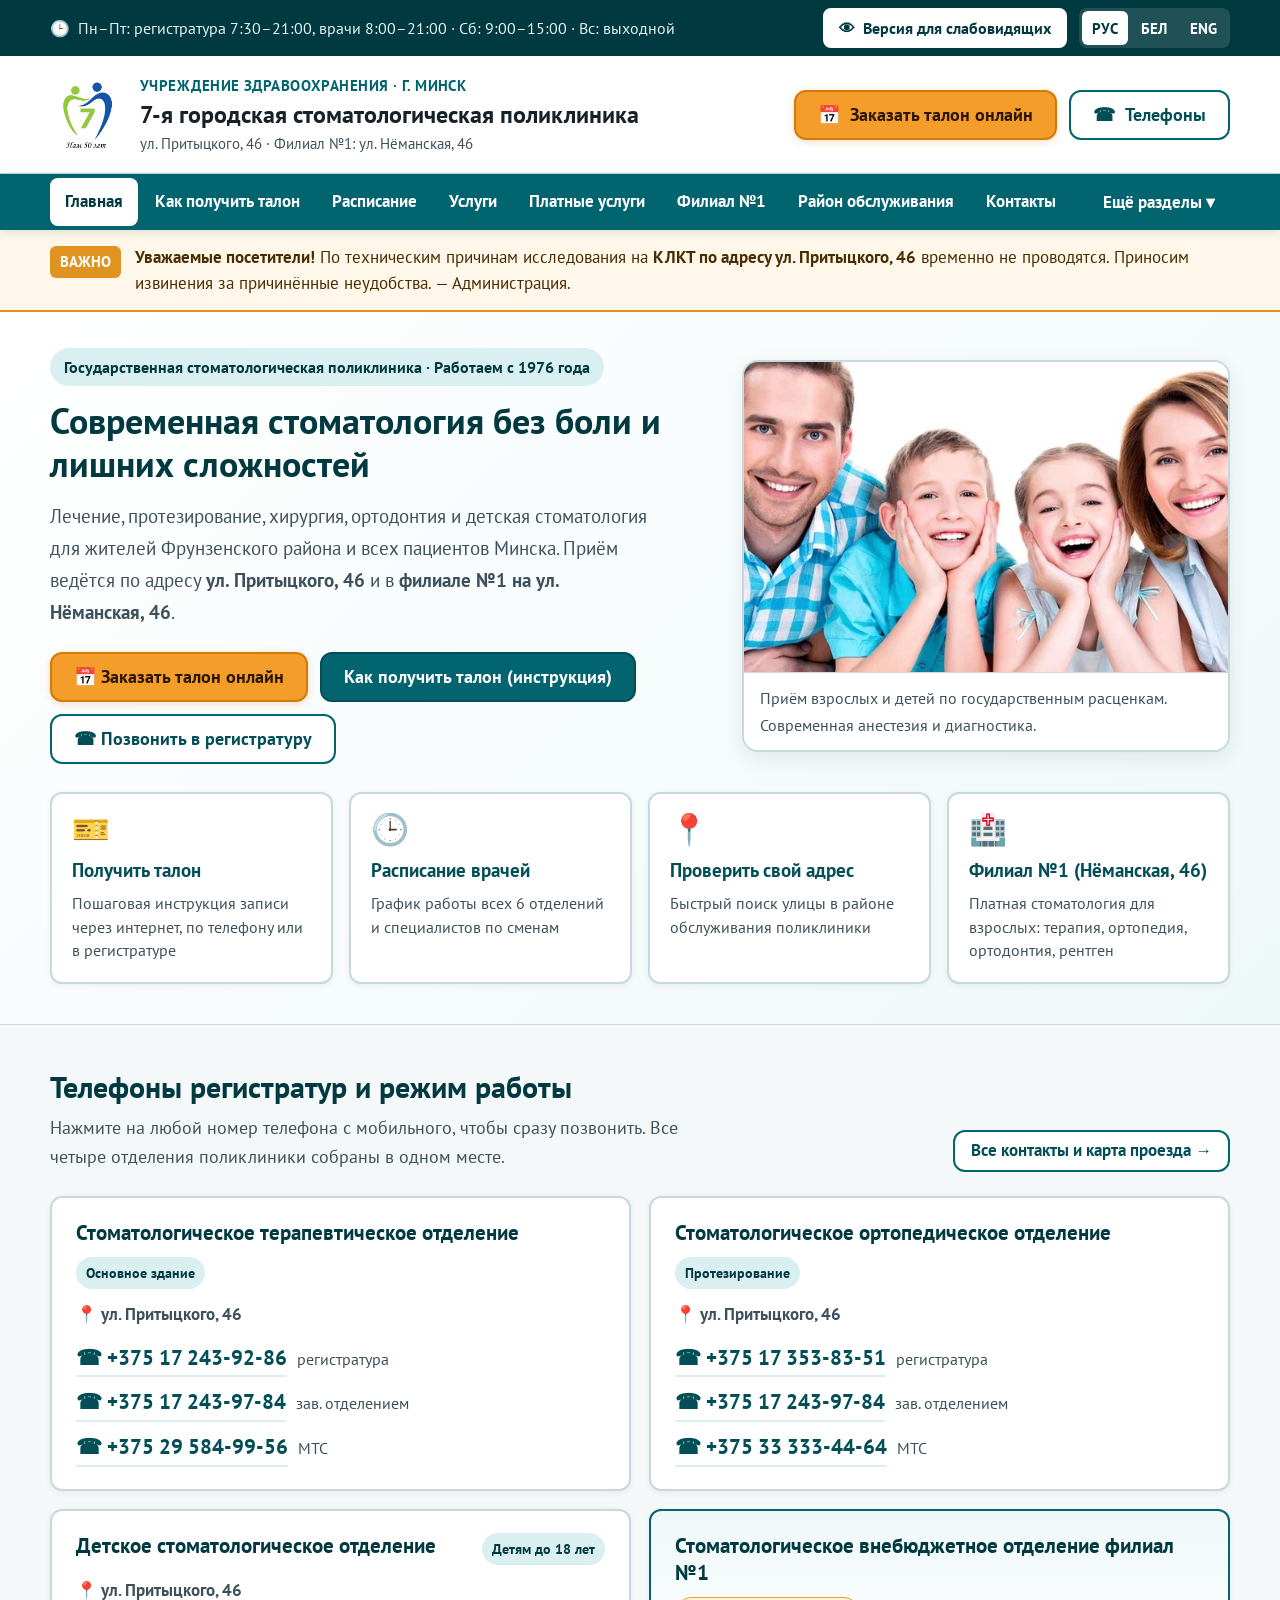
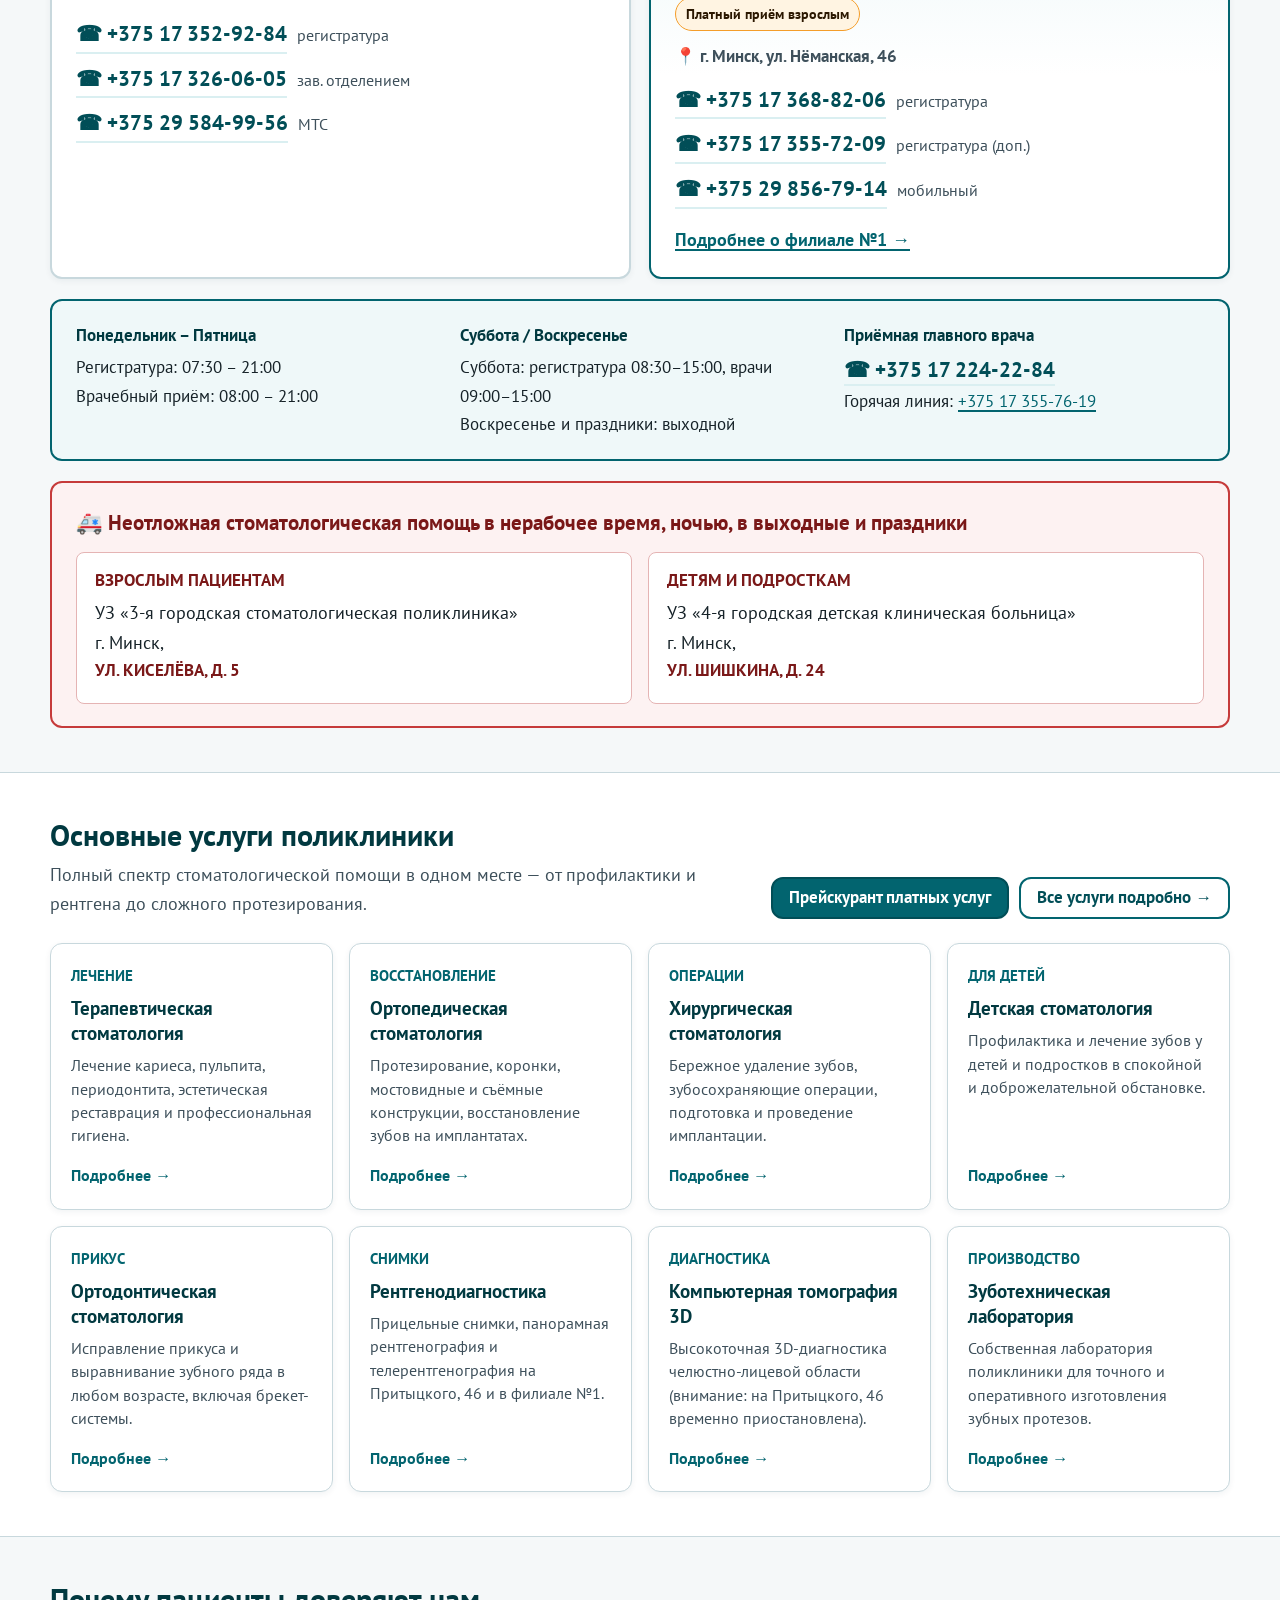
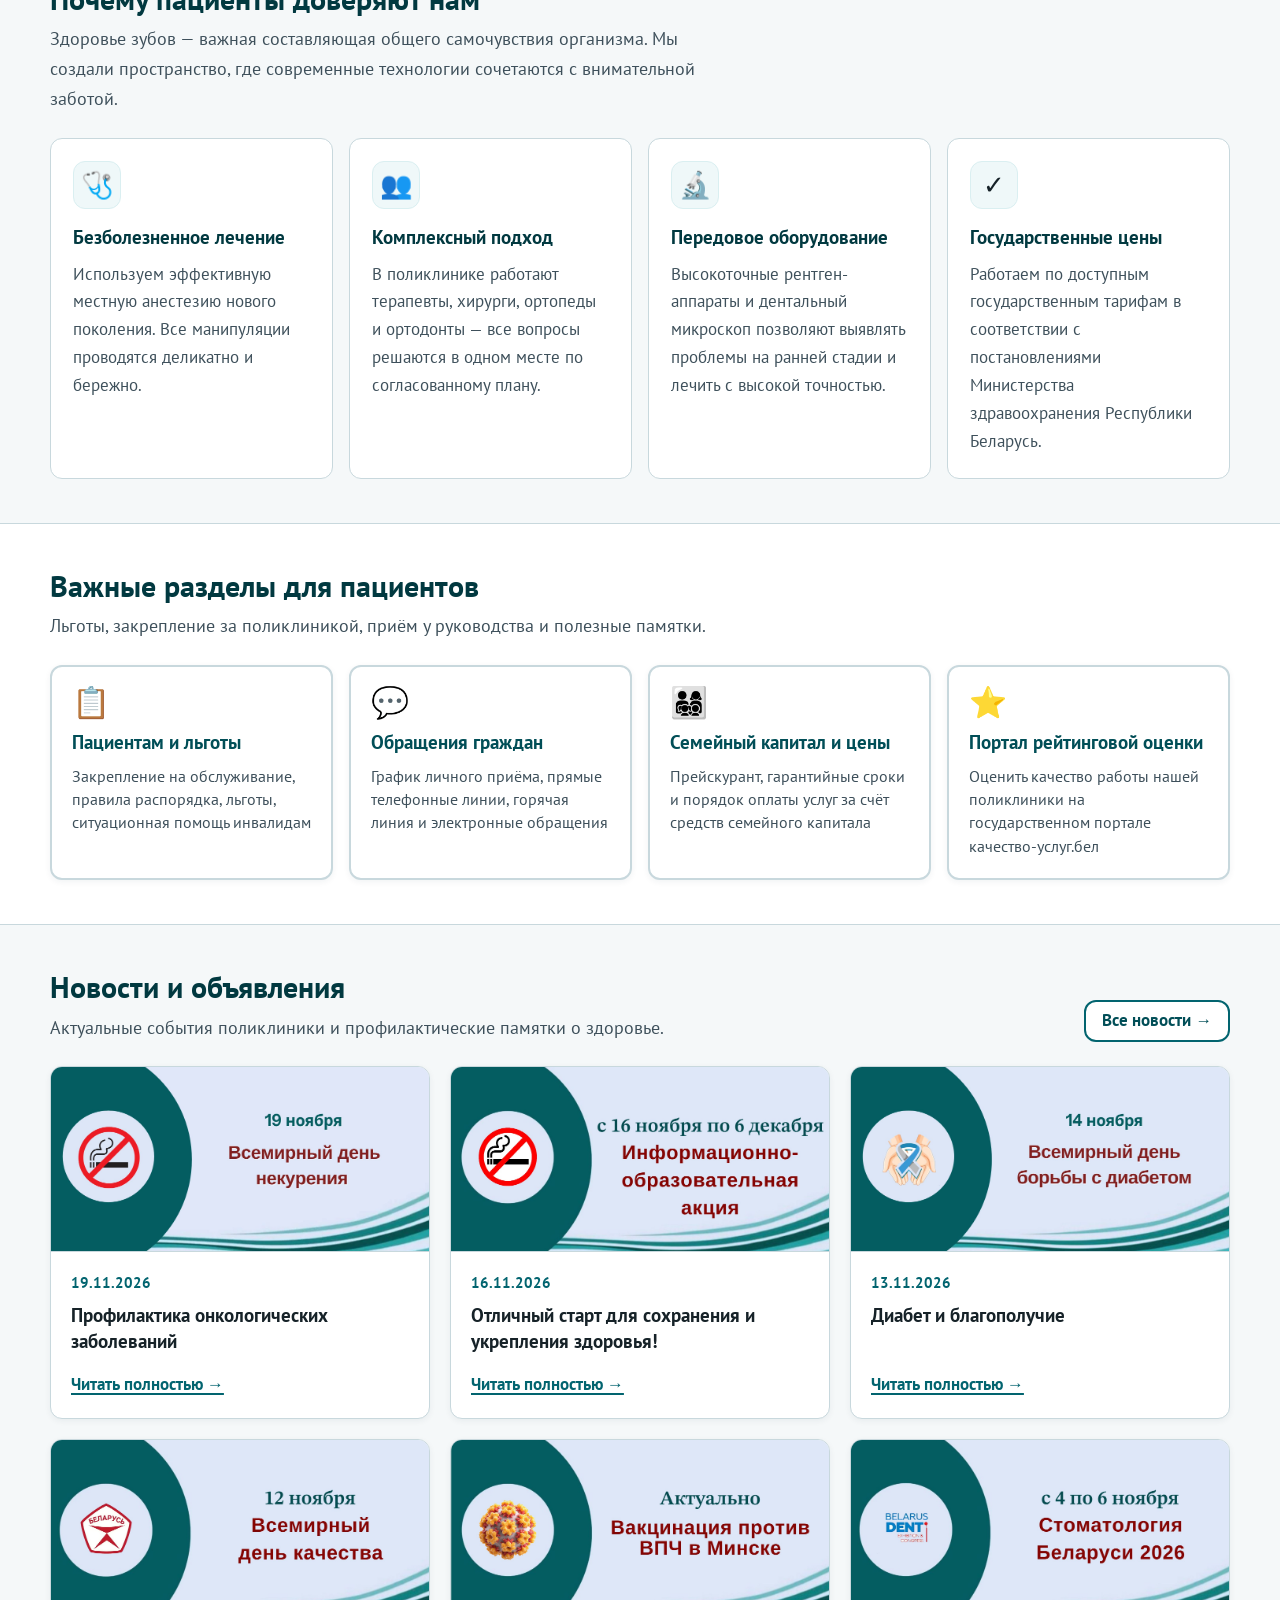
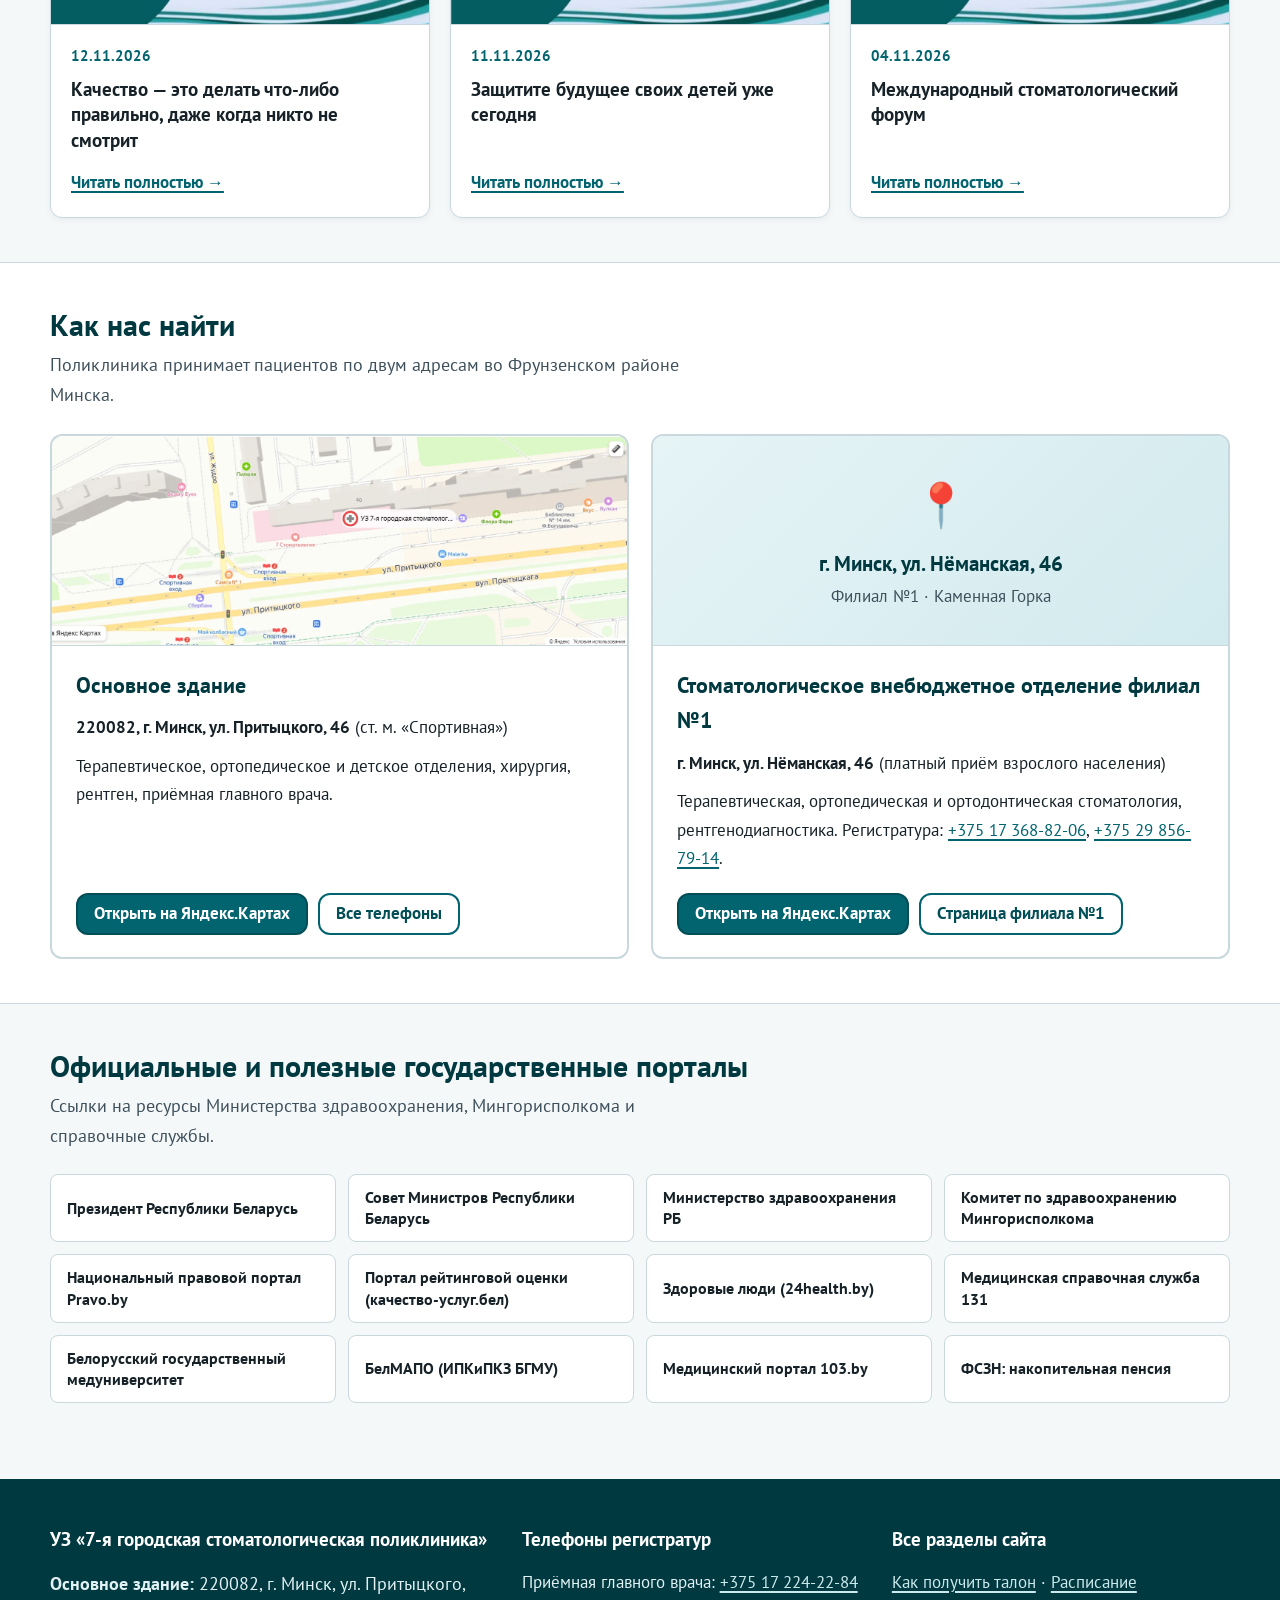
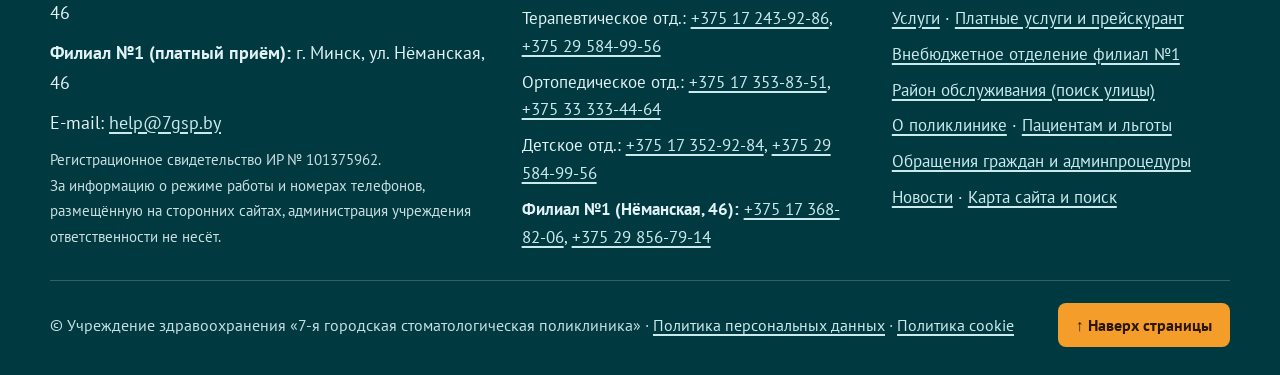
<file: index.html>
<!DOCTYPE html>
<html lang="ru" data-font="md" data-theme="default" data-images="on" data-spacing="normal">
<head>
  <meta charset="UTF-8">
  <meta name="viewport" content="width=device-width, initial-scale=1.0">
  <title>Главная — УЗ «7-я городская стоматологическая поликлиника»</title>
  <meta name="description" content="Официальный сайт УЗ «7-я городская стоматологическая поликлиника» г. Минска (ул. Притыцкого, 46 и филиал №1 на ул. Нёманская, 46). Онлайн-запись на талон, расписание врачей, телефоны регистратур и услуги.">
  <meta name="robots" content="noindex, nofollow">
  <link rel="preconnect" href="https://fonts.googleapis.com">
  <link rel="preconnect" href="https://fonts.gstatic.com" crossorigin>
  <link href="https://fonts.googleapis.com/css2?family=PT+Sans:wght@400;700&display=swap" rel="stylesheet">
  <link rel="stylesheet" href="assets/css/style.css">
</head>
<body id="top">
  <a class="skip-link" href="#main-content">Перейти сразу к основному содержанию</a>

  <!-- Панель «Версия для слабовидящих» -->
  <div class="a11y-panel" id="a11yPanel" role="region" aria-label="Настройки версии для слабовидящих">
    <div class="container a11y-inner">
      <div class="a11y-group">
        <span class="a11y-label">Размер шрифта:</span>
        <button type="button" class="a11y-btn" data-a11y-font="md" aria-pressed="true">А (обычный)</button>
        <button type="button" class="a11y-btn" data-a11y-font="lg" aria-pressed="false">А+ (крупный)</button>
        <button type="button" class="a11y-btn" data-a11y-font="xl" aria-pressed="false">А++ (очень крупный)</button>
      </div>
      <div class="a11y-group">
        <span class="a11y-label">Цвет фона:</span>
        <button type="button" class="a11y-btn" data-a11y-theme="default" aria-pressed="true">Обычный</button>
        <button type="button" class="a11y-btn a11y-btn--bw" data-a11y-theme="bw" aria-pressed="false">Чёрным по белому</button>
        <button type="button" class="a11y-btn a11y-btn--wb" data-a11y-theme="wb" aria-pressed="false">Белым по чёрному</button>
        <button type="button" class="a11y-btn a11y-btn--blue" data-a11y-theme="blue" aria-pressed="false">Синим по голубому</button>
      </div>
      <div class="a11y-group">
        <span class="a11y-label">Фото:</span>
        <button type="button" class="a11y-btn" data-a11y-images="on" aria-pressed="true">Показать</button>
        <button type="button" class="a11y-btn" data-a11y-images="off" aria-pressed="false">Скрыть</button>
      </div>
      <div class="a11y-group">
        <span class="a11y-label">Интервал:</span>
        <button type="button" class="a11y-btn" data-a11y-spacing="normal" aria-pressed="true">Обычный</button>
        <button type="button" class="a11y-btn" data-a11y-spacing="wide" aria-pressed="false">Широкий</button>
      </div>
      <button type="button" class="a11y-btn a11y-btn--reset" id="a11yReset">Вернуть обычный вид</button>
    </div>
  </div>

  <!-- Верхняя служебная полоса -->
  <div class="top-bar">
    <div class="container top-bar__inner">
      <div class="top-bar__hours">
        <span aria-hidden="true">🕒</span>
        <span data-i18n="top_hours">Пн–Пт: регистратура 7:30–21:00, врачи 8:00–21:00 · Сб: 9:00–15:00 · Вс: выходной</span>
      </div>
      <div class="top-bar__actions">
        <button type="button" class="btn-a11y-toggle" id="a11yToggle" aria-expanded="false" aria-controls="a11yPanel">
          <span aria-hidden="true">👁</span>
          <span data-i18n="a11y_btn">Версия для слабовидящих</span>
        </button>
        <div class="lang-switch" role="group" aria-label="Выбор языка интерфейса">
          <button type="button" class="lang-btn" data-lang="ru" aria-pressed="true">РУС</button>
          <button type="button" class="lang-btn" data-lang="be" aria-pressed="false">БЕЛ</button>
          <button type="button" class="lang-btn" data-lang="en" aria-pressed="false">ENG</button>
        </div>
      </div>
    </div>
  </div>

  <!-- Основная шапка сайта -->
  <header class="site-header">
    <div class="container site-header__inner">
      <a class="brand" href="index.html">
        <img class="brand__logo" src="assets/img/logo.png" alt="Эмблема 7-й городской стоматологической поликлиники" width="74" height="74">
        <span>
          <span class="brand__eyebrow" data-i18n="eyebrow">Учреждение здравоохранения · г. Минск</span>
          <span class="brand__title" data-i18n="brand_title">7-я городская стоматологическая поликлиника</span>
          <span class="brand__addresses">ул. Притыцкого, 46 · Филиал №1: ул. Нёманская, 46</span>
        </span>
      </a>
      <div class="header-cta">
        <a class="btn btn--primary" href="https://7gsp.medtalon.by" target="_blank" rel="noopener">
          <span aria-hidden="true">📅</span>
          <span data-i18n="cta_talon">Заказать талон онлайн</span>
        </a>
        <a class="btn btn--outline" href="contacts.html">
          <span aria-hidden="true">☎</span>
          <span data-i18n="cta_phones">Телефоны</span>
        </a>
      </div>
    </div>
  </header>

  <!-- Главное меню -->
  <nav class="site-nav" aria-label="Основное меню">
    <div class="container site-nav__inner">
      <button type="button" class="nav-mobile-toggle" id="navMobileToggle" aria-expanded="false" aria-controls="navList">
        <span>☰ Меню разделов сайта</span>
        <span aria-hidden="true">▾</span>
      </button>
      <ul class="nav-list" id="navList">
        <li><a class="nav-link" href="index.html" aria-current="page" data-i18n="nav_home">Главная</a></li><li><a class="nav-link" href="talon.html" data-i18n="nav_talon">Как получить талон</a></li><li><a class="nav-link" href="schedule.html" data-i18n="nav_schedule">Расписание</a></li><li><a class="nav-link" href="services.html" data-i18n="nav_services">Услуги</a></li><li><a class="nav-link" href="paid.html" data-i18n="nav_paid">Платные услуги</a></li><li><a class="nav-link" href="filial-1.html" data-i18n="nav_filial">Филиал №1</a></li><li><a class="nav-link" href="district.html" data-i18n="nav_district">Район обслуживания</a></li><li><a class="nav-link" href="contacts.html" data-i18n="nav_contacts">Контакты</a></li>
        <li class="nav-more-wrap">
          <button type="button" class="nav-more-btn" id="navMoreBtn" aria-expanded="false" aria-controls="navMoreMenu" data-i18n="nav_more">Ещё разделы ▾</button>
          <ul class="nav-dropdown" id="navMoreMenu">
            <li><a href="about.html">О поликлинике (администрация, режим, история, вакансии)</a></li><li><a href="patients.html">Пациентам (закрепление, правила, льготы, помощь инвалидам)</a></li><li><a href="appeals.html">Обращения граждан и административные процедуры</a></li><li><a href="news.html">Новости и полезная информация</a></li><li><a href="sitemap.html">Карта сайта и поиск по разделам</a></li>
          </ul>
        </li>
      </ul>
    </div>
  </nav>

  

  <main id="main-content">
    
  <!-- Важное объявление администрации -->
  <div class="alert-strip" role="status">
    <div class="container alert-strip__inner">
      <span class="alert-strip__badge">Важно</span>
      <p class="alert-strip__text">
        <strong>Уважаемые посетители!</strong> По техническим причинам исследования на <strong>КЛКТ по адресу ул. Притыцкого, 46</strong> временно не проводятся. Приносим извинения за причинённые неудобства. — Администрация.
      </p>
    </div>
  </div>

  <!-- Первый экран + 4 понятные кнопки основных действий -->
  <section class="hero">
    <div class="container">
      <div class="hero__grid">
        <div>
          <span class="hero__tag">Государственная стоматологическая поликлиника · Работаем с 1976 года</span>
          <h1>Современная стоматология без боли и лишних сложностей</h1>
          <p class="hero__lead">
            Лечение, протезирование, хирургия, ортодонтия и детская стоматология для жителей Фрунзенского района и всех пациентов Минска. Приём ведётся по адресу <strong>ул. Притыцкого, 46</strong> и в <strong>филиале №1 на ул. Нёманская, 46</strong>.
          </p>
          <div class="hero__actions">
            <a class="btn btn--primary" href="https://7gsp.medtalon.by" target="_blank" rel="noopener">📅 Заказать талон онлайн</a>
            <a class="btn btn--teal" href="talon.html">Как получить талон (инструкция)</a>
            <a class="btn btn--outline" href="#phones">☎ Позвонить в регистратуру</a>
          </div>
        </div>
        <figure class="hero__photo" style="margin:0">
          <img src="assets/img/hero-slide.jpg" alt="Стоматологический кабинет 7-й городской стоматологической поликлиники">
          <figcaption class="hero__photo-cap">Приём взрослых и детей по государственным расценкам. Современная анестезия и диагностика.</figcaption>
        </figure>
      </div>

      <!-- 4 главные карточки «Что вам нужно сделать?» -->
      <div class="quick-grid" aria-label="Быстрые переходы">
        <a class="quick-card" href="talon.html">
          <span class="quick-card__icon" aria-hidden="true">🎫</span>
          <span class="quick-card__title">Получить талон</span>
          <span class="quick-card__desc">Пошаговая инструкция записи через интернет, по телефону или в регистратуре</span>
        </a>
        <a class="quick-card" href="schedule.html">
          <span class="quick-card__icon" aria-hidden="true">🕒</span>
          <span class="quick-card__title">Расписание врачей</span>
          <span class="quick-card__desc">График работы всех 6 отделений и специалистов по сменам</span>
        </a>
        <a class="quick-card" href="district.html">
          <span class="quick-card__icon" aria-hidden="true">📍</span>
          <span class="quick-card__title">Проверить свой адрес</span>
          <span class="quick-card__desc">Быстрый поиск улицы в районе обслуживания поликлиники</span>
        </a>
        <a class="quick-card" href="filial-1.html">
          <span class="quick-card__icon" aria-hidden="true">🏥</span>
          <span class="quick-card__title">Филиал №1 (Нёманская, 46)</span>
          <span class="quick-card__desc">Платная стоматология для взрослых: терапия, ортопедия, ортодонтия, рентген</span>
        </a>
      </div>
    </div>
  </section>

  <!-- Отделения, телефоны, режим работы, неотложная помощь -->
  <section class="section" id="phones">
    <div class="container">
      <div class="section__head">
        <div>
          <h2 class="section__title">Телефоны регистратур и режим работы</h2>
          <p class="section__sub">Нажмите на любой номер телефона с мобильного, чтобы сразу позвонить. Все четыре отделения поликлиники собраны в одном месте.</p>
        </div>
        <a class="btn btn--outline btn--sm" href="contacts.html">Все контакты и карта проезда →</a>
      </div>

      
      <div class="dept-grid">
        <article class="dept-card">
          <div class="dept-card__top">
            <h3 class="dept-card__title">Стоматологическое терапевтическое отделение</h3>
            <span class="dept-card__badge">Основное здание</span>
          </div>
          <p class="dept-card__addr">📍 ул. Притыцкого, 46</p>
          <ul class="phone-list">
            <li><a class="phone-link" href="tel:+375172439286">☎ +375 17 243-92-86</a> <span class="phone-note">регистратура</span></li>
            <li><a class="phone-link" href="tel:+375172439784">☎ +375 17 243-97-84</a> <span class="phone-note">зав. отделением</span></li>
            <li><a class="phone-link" href="tel:+375295849956">☎ +375 29 584-99-56</a> <span class="phone-note">МТС</span></li>
          </ul>
        </article>

        <article class="dept-card">
          <div class="dept-card__top">
            <h3 class="dept-card__title">Стоматологическое ортопедическое отделение</h3>
            <span class="dept-card__badge">Протезирование</span>
          </div>
          <p class="dept-card__addr">📍 ул. Притыцкого, 46</p>
          <ul class="phone-list">
            <li><a class="phone-link" href="tel:+375173538351">☎ +375 17 353-83-51</a> <span class="phone-note">регистратура</span></li>
            <li><a class="phone-link" href="tel:+375172439784">☎ +375 17 243-97-84</a> <span class="phone-note">зав. отделением</span></li>
            <li><a class="phone-link" href="tel:+375333334464">☎ +375 33 333-44-64</a> <span class="phone-note">МТС</span></li>
          </ul>
        </article>

        <article class="dept-card">
          <div class="dept-card__top">
            <h3 class="dept-card__title">Детское стоматологическое отделение</h3>
            <span class="dept-card__badge">Детям до 18 лет</span>
          </div>
          <p class="dept-card__addr">📍 ул. Притыцкого, 46</p>
          <ul class="phone-list">
            <li><a class="phone-link" href="tel:+375173529284">☎ +375 17 352-92-84</a> <span class="phone-note">регистратура</span></li>
            <li><a class="phone-link" href="tel:+375173260605">☎ +375 17 326-06-05</a> <span class="phone-note">зав. отделением</span></li>
            <li><a class="phone-link" href="tel:+375295849956">☎ +375 29 584-99-56</a> <span class="phone-note">МТС</span></li>
          </ul>
        </article>

        <article class="dept-card dept-card--filial">
          <div class="dept-card__top">
            <h3 class="dept-card__title">Стоматологическое внебюджетное отделение филиал №1</h3>
            <span class="dept-card__badge dept-card__badge--new">Платный приём взрослым</span>
          </div>
          <p class="dept-card__addr">📍 г. Минск, ул. Нёманская, 46</p>
          <ul class="phone-list">
            <li><a class="phone-link" href="tel:+375173688206">☎ +375 17 368-82-06</a> <span class="phone-note">регистратура</span></li>
            <li><a class="phone-link" href="tel:+375173557209">☎ +375 17 355-72-09</a> <span class="phone-note">регистратура (доп.)</span></li>
            <li><a class="phone-link" href="tel:+375298567914">☎ +375 29 856-79-14</a> <span class="phone-note">мобильный</span></li>
          </ul>
          <p style="margin:4px 0 0"><a href="filial-1.html"><strong>Подробнее о филиале №1 →</strong></a></p>
        </article>
      </div>

      <div class="hours-strip">
        <div class="hours-strip__item">
          <strong>Понедельник – Пятница</strong>
          <span>Регистратура: 07:30 – 21:00</span>
          <span>Врачебный приём: 08:00 – 21:00</span>
        </div>
        <div class="hours-strip__item">
          <strong>Суббота / Воскресенье</strong>
          <span>Суббота: регистратура 08:30–15:00, врачи 09:00–15:00</span>
          <span>Воскресенье и праздники: выходной</span>
        </div>
        <div class="hours-strip__item">
          <strong>Приёмная главного врача</strong>
          <span><a class="phone-link" href="tel:+375172242284">☎ +375 17 224-22-84</a></span>
          <span>Горячая линия: <a href="tel:+375173557619">+375 17 355-76-19</a></span>
        </div>
      </div>

      
      <div class="emergency-box" role="region" aria-label="Неотложная стоматологическая помощь в нерабочее время">
        <h3 class="emergency-box__title">🚑 Неотложная стоматологическая помощь в нерабочее время, ночью, в выходные и праздники</h3>
        <div class="emergency-grid">
          <div class="emergency-card">
            <strong>Взрослым пациентам</strong>
            УЗ «3-я городская стоматологическая поликлиника»<br>
            г. Минск, <strong>ул. Киселёва, д. 5</strong>
          </div>
          <div class="emergency-card">
            <strong>Детям и подросткам</strong>
            УЗ «4-я городская детская клиническая больница»<br>
            г. Минск, <strong>ул. Шишкина, д. 24</strong>
          </div>
        </div>
      </div>

    </div>
  </section>

  <!-- Наши услуги -->
  <section class="section section--alt">
    <div class="container">
      <div class="section__head">
        <div>
          <h2 class="section__title">Основные услуги поликлиники</h2>
          <p class="section__sub">Полный спектр стоматологической помощи в одном месте — от профилактики и рентгена до сложного протезирования.</p>
        </div>
        <div style="display:flex;gap:10px;flex-wrap:wrap">
          <a class="btn btn--teal btn--sm" href="paid.html">Прейскурант платных услуг</a>
          <a class="btn btn--outline btn--sm" href="services.html">Все услуги подробно →</a>
        </div>
      </div>

      <div class="services-grid">
        <a class="service-card" href="services.html#therapy">
          <span class="service-card__num">Лечение</span>
          <span class="service-card__title">Терапевтическая стоматология</span>
          <p class="service-card__desc">Лечение кариеса, пульпита, периодонтита, эстетическая реставрация и профессиональная гигиена.</p>
          <span class="service-card__more">Подробнее →</span>
        </a>
        <a class="service-card" href="services.html#prosthetics">
          <span class="service-card__num">Восстановление</span>
          <span class="service-card__title">Ортопедическая стоматология</span>
          <p class="service-card__desc">Протезирование, коронки, мостовидные и съёмные конструкции, восстановление зубов на имплантатах.</p>
          <span class="service-card__more">Подробнее →</span>
        </a>
        <a class="service-card" href="services.html#surgery">
          <span class="service-card__num">Операции</span>
          <span class="service-card__title">Хирургическая стоматология</span>
          <p class="service-card__desc">Бережное удаление зубов, зубосохраняющие операции, подготовка и проведение имплантации.</p>
          <span class="service-card__more">Подробнее →</span>
        </a>
        <a class="service-card" href="services.html#kids">
          <span class="service-card__num">Для детей</span>
          <span class="service-card__title">Детская стоматология</span>
          <p class="service-card__desc">Профилактика и лечение зубов у детей и подростков в спокойной и доброжелательной обстановке.</p>
          <span class="service-card__more">Подробнее →</span>
        </a>
        <a class="service-card" href="services.html#ortho">
          <span class="service-card__num">Прикус</span>
          <span class="service-card__title">Ортодонтическая стоматология</span>
          <p class="service-card__desc">Исправление прикуса и выравнивание зубного ряда в любом возрасте, включая брекет-системы.</p>
          <span class="service-card__more">Подробнее →</span>
        </a>
        <a class="service-card" href="services.html#xray">
          <span class="service-card__num">Снимки</span>
          <span class="service-card__title">Рентгенодиагностика</span>
          <p class="service-card__desc">Прицельные снимки, панорамная рентгенография и телерентгенография на Притыцкого, 46 и в филиале №1.</p>
          <span class="service-card__more">Подробнее →</span>
        </a>
        <a class="service-card" href="services.html#ct">
          <span class="service-card__num">Диагностика</span>
          <span class="service-card__title">Компьютерная томография 3D</span>
          <p class="service-card__desc">Высокоточная 3D-диагностика челюстно-лицевой области (внимание: на Притыцкого, 46 временно приостановлена).</p>
          <span class="service-card__more">Подробнее →</span>
        </a>
        <a class="service-card" href="services.html#lab">
          <span class="service-card__num">Производство</span>
          <span class="service-card__title">Зуботехническая лаборатория</span>
          <p class="service-card__desc">Собственная лаборатория поликлиники для точного и оперативного изготовления зубных протезов.</p>
          <span class="service-card__more">Подробнее →</span>
        </a>
      </div>
    </div>
  </section>

  <!-- Почему пациенты доверяют нам -->
  <section class="section">
    <div class="container">
      <div class="section__head">
        <div>
          <h2 class="section__title">Почему пациенты доверяют нам</h2>
          <p class="section__sub">Здоровье зубов — важная составляющая общего самочувствия организма. Мы создали пространство, где современные технологии сочетаются с внимательной заботой.</p>
        </div>
      </div>

      <div class="trust-grid">
        <div class="trust-card">
          <div class="trust-card__icon" aria-hidden="true">🩺</div>
          <h3>Безболезненное лечение</h3>
          <p>Используем эффективную местную анестезию нового поколения. Все манипуляции проводятся деликатно и бережно.</p>
        </div>
        <div class="trust-card">
          <div class="trust-card__icon" aria-hidden="true">👥</div>
          <h3>Комплексный подход</h3>
          <p>В поликлинике работают терапевты, хирурги, ортопеды и ортодонты — все вопросы решаются в одном месте по согласованному плану.</p>
        </div>
        <div class="trust-card">
          <div class="trust-card__icon" aria-hidden="true">🔬</div>
          <h3>Передовое оборудование</h3>
          <p>Высокоточные рентген-аппараты и дентальный микроскоп позволяют выявлять проблемы на ранней стадии и лечить с высокой точностью.</p>
        </div>
        <div class="trust-card">
          <div class="trust-card__icon" aria-hidden="true">✓</div>
          <h3>Государственные цены</h3>
          <p>Работаем по доступным государственным тарифам в соответствии с постановлениями Министерства здравоохранения Республики Беларусь.</p>
        </div>
      </div>
    </div>
  </section>

  <!-- Важные разделы для пациентов и граждан -->
  <section class="section section--alt">
    <div class="container">
      <div class="section__head">
        <div>
          <h2 class="section__title">Важные разделы для пациентов</h2>
          <p class="section__sub">Льготы, закрепление за поликлиникой, приём у руководства и полезные памятки.</p>
        </div>
      </div>
      <div class="quick-grid" style="margin-top:0">
        <a class="quick-card" href="patients.html">
          <span class="quick-card__icon" aria-hidden="true">📋</span>
          <span class="quick-card__title">Пациентам и льготы</span>
          <span class="quick-card__desc">Закрепление на обслуживание, правила распорядка, льготы, ситуационная помощь инвалидам</span>
        </a>
        <a class="quick-card" href="appeals.html">
          <span class="quick-card__icon" aria-hidden="true">💬</span>
          <span class="quick-card__title">Обращения граждан</span>
          <span class="quick-card__desc">График личного приёма, прямые телефонные линии, горячая линия и электронные обращения</span>
        </a>
        <a class="quick-card" href="paid.html#family">
          <span class="quick-card__icon" aria-hidden="true">👨‍👩‍👧‍👦</span>
          <span class="quick-card__title">Семейный капитал и цены</span>
          <span class="quick-card__desc">Прейскурант, гарантийные сроки и порядок оплаты услуг за счёт средств семейного капитала</span>
        </a>
        <a class="quick-card" href="https://качество-услуг.бел/" target="_blank" rel="noopener">
          <span class="quick-card__icon" aria-hidden="true">⭐</span>
          <span class="quick-card__title">Портал рейтинговой оценки</span>
          <span class="quick-card__desc">Оценить качество работы нашей поликлиники на государственном портале качество-услуг.бел</span>
        </a>
      </div>
    </div>
  </section>

  <!-- Новости и объявления -->
  <section class="section">
    <div class="container">
      <div class="section__head">
        <div>
          <h2 class="section__title">Новости и объявления</h2>
          <p class="section__sub">Актуальные события поликлиники и профилактические памятки о здоровье.</p>
        </div>
        <a class="btn btn--outline btn--sm" href="news.html">Все новости →</a>
      </div>

      <div class="news-grid">
        <article class="news-card">
          <img class="news-card__img" src="assets/img/news-1.jpg" alt="Профилактика онкологических заболеваний" loading="lazy">
          <div class="news-card__body">
            <span class="news-card__date">19.11.2026</span>
            <h3 class="news-card__title">Профилактика онкологических заболеваний</h3>
            <a class="news-card__link" href="https://7gsp.by/информация/новости/document-82223.html" target="_blank" rel="noopener">Читать полностью →</a>
          </div>
        </article>
        <article class="news-card">
          <img class="news-card__img" src="assets/img/news-2.jpg" alt="Отличный старт для сохранения и укрепления здоровья" loading="lazy">
          <div class="news-card__body">
            <span class="news-card__date">16.11.2026</span>
            <h3 class="news-card__title">Отличный старт для сохранения и укрепления здоровья!</h3>
            <a class="news-card__link" href="https://7gsp.by/информация/новости/document-82163.html" target="_blank" rel="noopener">Читать полностью →</a>
          </div>
        </article>
        <article class="news-card">
          <img class="news-card__img" src="assets/img/news-3.jpg" alt="Диабет и благополучие" loading="lazy">
          <div class="news-card__body">
            <span class="news-card__date">13.11.2026</span>
            <h3 class="news-card__title">Диабет и благополучие</h3>
            <a class="news-card__link" href="https://7gsp.by/информация/новости/document-82103.html" target="_blank" rel="noopener">Читать полностью →</a>
          </div>
        </article>
        <article class="news-card">
          <img class="news-card__img" src="assets/img/news-4.jpg" alt="Качество — это делать правильно" loading="lazy">
          <div class="news-card__body">
            <span class="news-card__date">12.11.2026</span>
            <h3 class="news-card__title">Качество — это делать что-либо правильно, даже когда никто не смотрит</h3>
            <a class="news-card__link" href="https://7gsp.by/информация/новости/document-82083.html" target="_blank" rel="noopener">Читать полностью →</a>
          </div>
        </article>
        <article class="news-card">
          <img class="news-card__img" src="assets/img/news-5.jpg" alt="Защитите будущее своих детей уже сегодня" loading="lazy">
          <div class="news-card__body">
            <span class="news-card__date">11.11.2026</span>
            <h3 class="news-card__title">Защитите будущее своих детей уже сегодня</h3>
            <a class="news-card__link" href="https://7gsp.by/информация/новости/document-82073.html" target="_blank" rel="noopener">Читать полностью →</a>
          </div>
        </article>
        <article class="news-card">
          <img class="news-card__img" src="assets/img/news-6.jpg" alt="Международный стоматологический форум" loading="lazy">
          <div class="news-card__body">
            <span class="news-card__date">04.11.2026</span>
            <h3 class="news-card__title">Международный стоматологический форум</h3>
            <a class="news-card__link" href="https://7gsp.by/информация/новости/document-82023.html" target="_blank" rel="noopener">Читать полностью →</a>
          </div>
        </article>
      </div>
    </div>
  </section>

  <!-- Как нас найти (Оба адреса!) -->
  <section class="section section--alt">
    <div class="container">
      <div class="section__head">
        <div>
          <h2 class="section__title">Как нас найти</h2>
          <p class="section__sub">Поликлиника принимает пациентов по двум адресам во Фрунзенском районе Минска.</p>
        </div>
      </div>

      <div class="locations-grid">
        <article class="loc-card">
          <div class="loc-card__map">
            <img src="assets/img/map-pritytskogo.webp" alt="Схема проезда: ул. Притыцкого, 46" loading="lazy">
          </div>
          <div class="loc-card__body">
            <h3>Основное здание</h3>
            <p><strong>220082, г. Минск, ул. Притыцкого, 46</strong> (ст. м. «Спортивная»)</p>
            <p>Терапевтическое, ортопедическое и детское отделения, хирургия, рентген, приёмная главного врача.</p>
            <div style="margin-top:auto;padding-top:10px;display:flex;gap:10px;flex-wrap:wrap">
              <a class="btn btn--teal btn--sm" href="https://yandex.by/maps/org/uz_7_ya_gorodskaya_stomatologicheskaya_poliklinika/1395701826/?ll=27.482384%2C53.909227&z=17" target="_blank" rel="noopener">Открыть на Яндекс.Картах</a>
              <a class="btn btn--outline btn--sm" href="contacts.html">Все телефоны</a>
            </div>
          </div>
        </article>

        <article class="loc-card">
          <div class="loc-card__map" style="background:linear-gradient(135deg,#E6F4F6 0%,#D2EAEE 100%);padding:24px;text-align:center;">
            <div>
              <div style="font-size:2.4rem;margin-bottom:6px" aria-hidden="true">📍</div>
              <strong style="font-size:1.18rem;color:var(--teal-900);display:block">г. Минск, ул. Нёманская, 46</strong>
              <span style="color:var(--ink-muted);font-size:0.95rem">Филиал №1 · Каменная Горка</span>
            </div>
          </div>
          <div class="loc-card__body">
            <h3>Стоматологическое внебюджетное отделение филиал №1</h3>
            <p><strong>г. Минск, ул. Нёманская, 46</strong> (платный приём взрослого населения)</p>
            <p>Терапевтическая, ортопедическая и ортодонтическая стоматология, рентгенодиагностика. Регистратура: <a href="tel:+375173688206">+375 17 368-82-06</a>, <a href="tel:+375298567914">+375 29 856-79-14</a>.</p>
            <div style="margin-top:auto;padding-top:10px;display:flex;gap:10px;flex-wrap:wrap">
              <a class="btn btn--teal btn--sm" href="https://yandex.by/maps/?text=%D0%9C%D0%B8%D0%BD%D1%81%D0%BA%2C+%D1%83%D0%BB.+%D0%9D%D1%91%D0%BC%D0%B0%D0%BD%D1%81%D0%BA%D0%B0%D1%8F%2C+46" target="_blank" rel="noopener">Открыть на Яндекс.Картах</a>
              <a class="btn btn--outline btn--sm" href="filial-1.html">Страница филиала №1</a>
            </div>
          </div>
        </article>
      </div>
    </div>
  </section>

  <!-- Государственные и полезные ресурсы (спокойная сетка без мелькающей карусели) -->
  <section class="section">
    <div class="container">
      <div class="section__head">
        <div>
          <h2 class="section__title">Официальные и полезные государственные порталы</h2>
          <p class="section__sub">Ссылки на ресурсы Министерства здравоохранения, Мингорисполкома и справочные службы.</p>
        </div>
      </div>
      <div class="portals-grid">
        <a class="portal-link" href="https://president.gov.by/" target="_blank" rel="noopener">Президент Республики Беларусь</a>
        <a class="portal-link" href="https://www.government.by/ru/" target="_blank" rel="noopener">Совет Министров Республики Беларусь</a>
        <a class="portal-link" href="https://minzdrav.gov.by/" target="_blank" rel="noopener">Министерство здравоохранения РБ</a>
        <a class="portal-link" href="https://komzdrav-minsk.gov.by/" target="_blank" rel="noopener">Комитет по здравоохранению Мингорисполкома</a>
        <a class="portal-link" href="https://pravo.by/" target="_blank" rel="noopener">Национальный правовой портал Pravo.by</a>
        <a class="portal-link" href="https://качество-услуг.бел/" target="_blank" rel="noopener">Портал рейтинговой оценки (качество-услуг.бел)</a>
        <a class="portal-link" href="https://24health.by/" target="_blank" rel="noopener">Здоровые люди (24health.by)</a>
        <a class="portal-link" href="https://131.by/" target="_blank" rel="noopener">Медицинская справочная служба 131</a>
        <a class="portal-link" href="https://www.bsmu.by/" target="_blank" rel="noopener">Белорусский государственный медуниверситет</a>
        <a class="portal-link" href="https://belmapo.by/" target="_blank" rel="noopener">БелМАПО (ИПКиПКЗ БГМУ)</a>
        <a class="portal-link" href="https://www.103.by/" target="_blank" rel="noopener">Медицинский портал 103.by</a>
        <a class="portal-link" href="https://www.ssf.gov.by/ru/dobrovolnoe-strahovanie-dopolnitelnoj-nakopitelnoj-pensii-ru" target="_blank" rel="noopener">ФСЗН: накопительная пенсия</a>
      </div>
    </div>
  </section>

  </main>

  <!-- Подвал -->
  <footer class="site-footer">
    <div class="container">
      <div class="footer-grid">
        <div>
          <h2 class="footer-title">УЗ «7-я городская стоматологическая поликлиника»</h2>
          <p style="margin:0 0 10px"><strong>Основное здание:</strong> 220082, г. Минск, ул. Притыцкого, 46</p>
          <p style="margin:0 0 10px"><strong>Филиал №1 (платный приём):</strong> г. Минск, ул. Нёманская, 46</p>
          <p style="margin:0 0 10px">E-mail: <a href="mailto:help@7gsp.by">help@7gsp.by</a></p>
          <p style="margin:0;font-size:0.86rem;opacity:0.9">Регистрационное свидетельство ИР № 101375962.<br>За информацию о режиме работы и номерах телефонов, размещённую на сторонних сайтах, администрация учреждения ответственности не несёт.</p>
        </div>

        <div>
          <h2 class="footer-title">Телефоны регистратур</h2>
          <ul class="footer-links">
            <li>Приёмная главного врача: <a href="tel:+375172242284">+375 17 224-22-84</a></li>
            <li>Терапевтическое отд.: <a href="tel:+375172439286">+375 17 243-92-86</a>, <a href="tel:+375295849956">+375 29 584-99-56</a></li>
            <li>Ортопедическое отд.: <a href="tel:+375173538351">+375 17 353-83-51</a>, <a href="tel:+375333334464">+375 33 333-44-64</a></li>
            <li>Детское отд.: <a href="tel:+375173529284">+375 17 352-92-84</a>, <a href="tel:+375295849956">+375 29 584-99-56</a></li>
            <li><strong>Филиал №1 (Нёманская, 46):</strong> <a href="tel:+375173688206">+375 17 368-82-06</a>, <a href="tel:+375298567914">+375 29 856-79-14</a></li>
          </ul>
        </div>

        <div>
          <h2 class="footer-title">Все разделы сайта</h2>
          <ul class="footer-links">
            <li><a href="talon.html">Как получить талон</a> · <a href="schedule.html">Расписание</a></li>
            <li><a href="services.html">Услуги</a> · <a href="paid.html">Платные услуги и прейскурант</a></li>
            <li><a href="filial-1.html">Внебюджетное отделение филиал №1</a></li>
            <li><a href="district.html">Район обслуживания (поиск улицы)</a></li>
            <li><a href="about.html">О поликлинике</a> · <a href="patients.html">Пациентам и льготы</a></li>
            <li><a href="appeals.html">Обращения граждан и админпроцедуры</a></li>
            <li><a href="news.html">Новости</a> · <a href="sitemap.html">Карта сайта и поиск</a></li>
          </ul>
        </div>
      </div>

      <div class="footer-bottom">
        <div>
          © Учреждение здравоохранения «7-я городская стоматологическая поликлиника» ·
          <a href="https://7gsp.by/информация/политика-обработки-персональных-данных" target="_blank" rel="noopener">Политика персональных данных</a> ·
          <a href="https://7gsp.by/информация/политика-в-отношении-обработки-cookie" target="_blank" rel="noopener">Политика cookie</a>
        </div>
        <a class="btn-top" href="#top">↑ Наверх страницы</a>
      </div>
    </div>
  </footer>

  <script src="assets/js/site.js"></script>
</body>
</html>
</file>
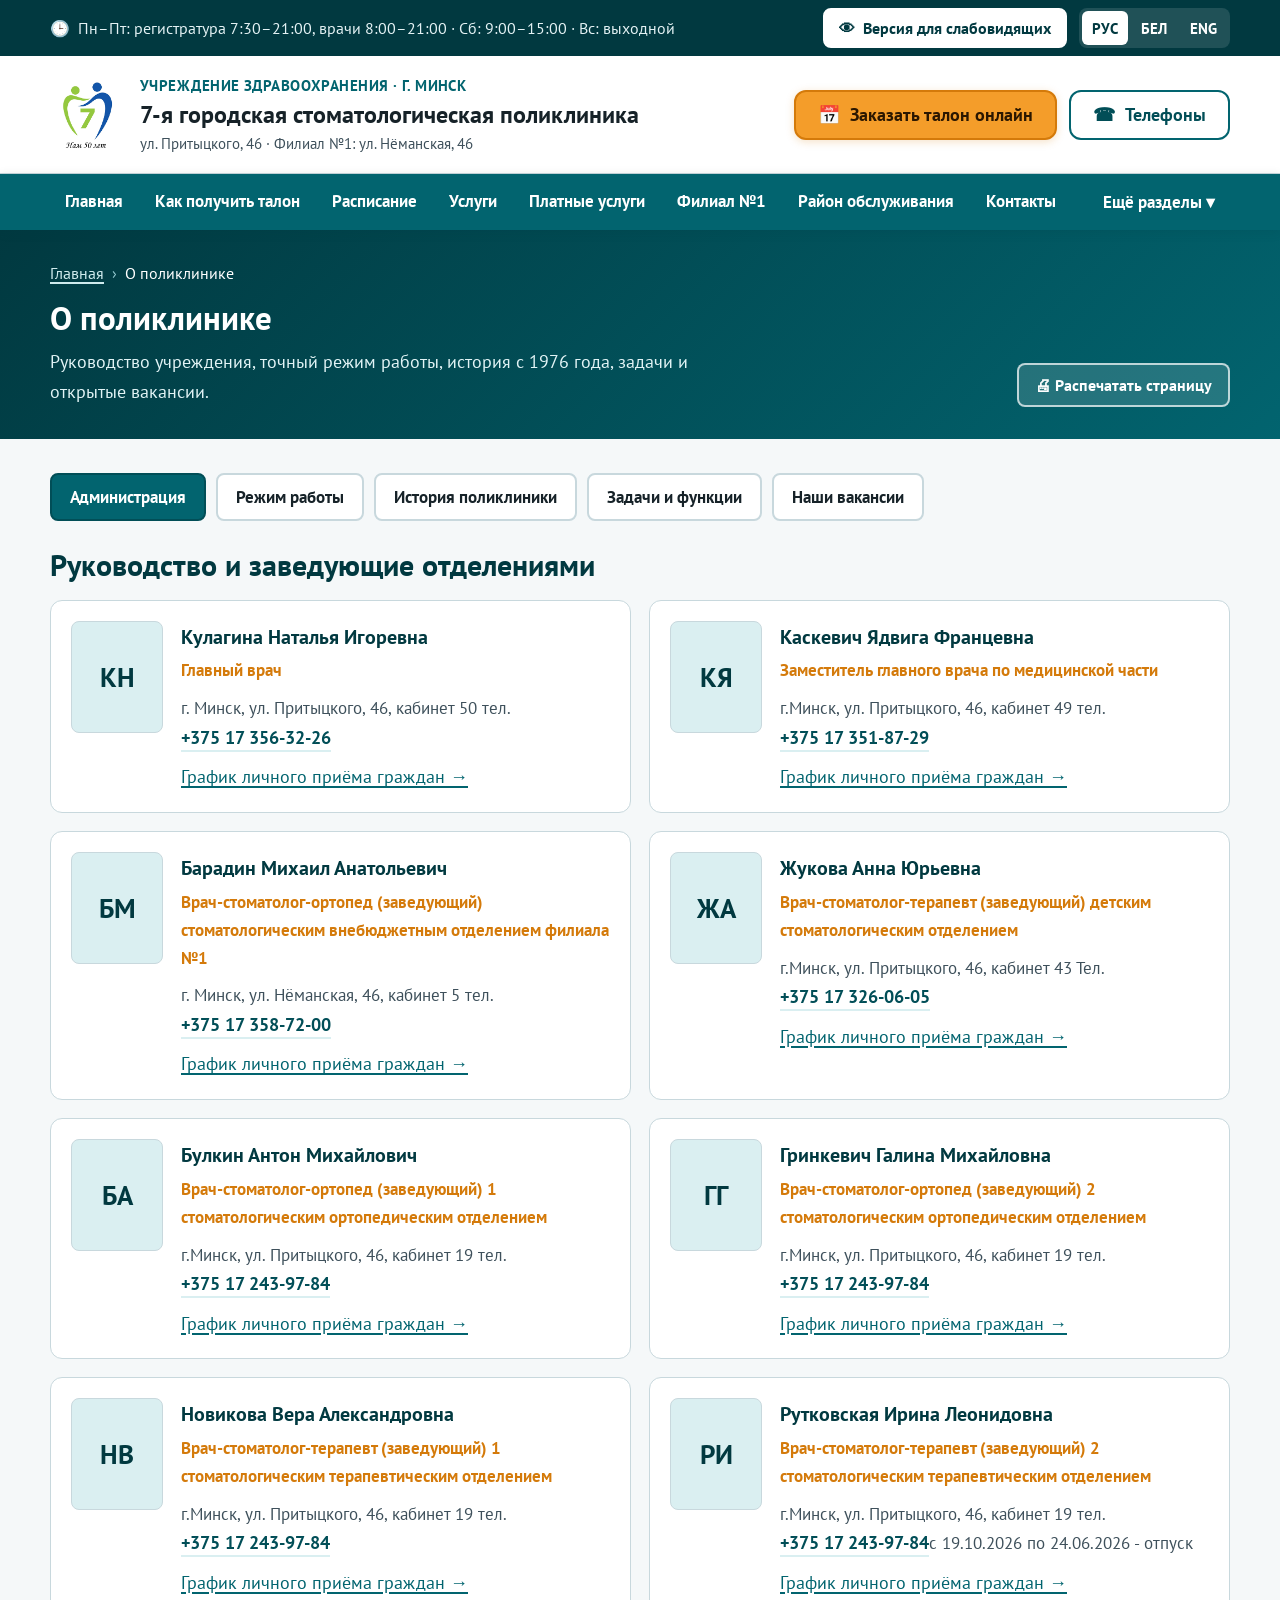
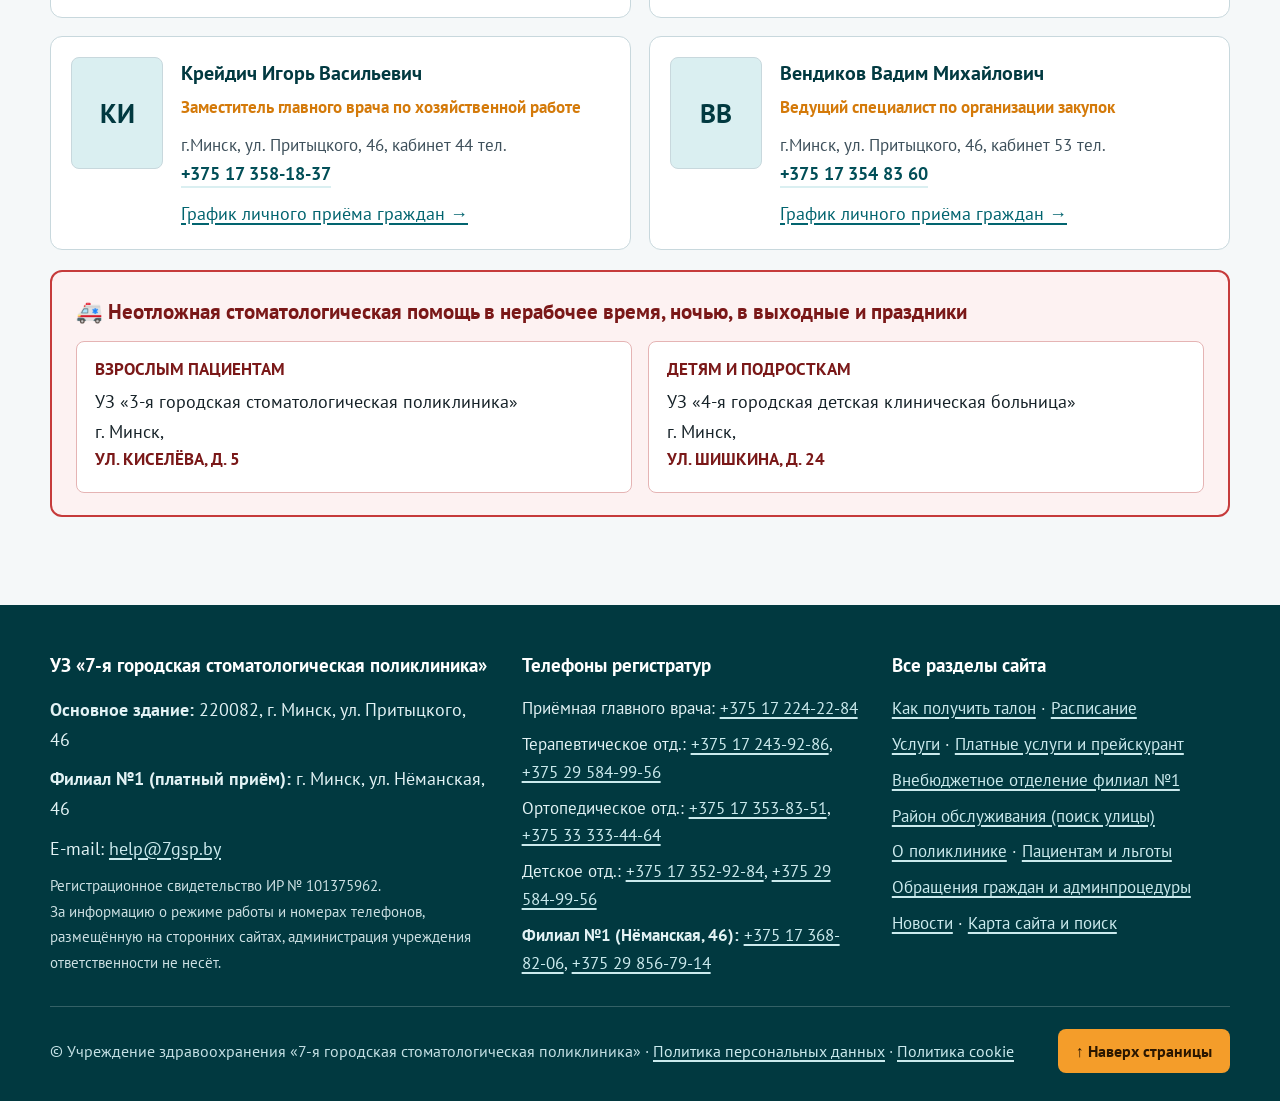
<file: about.html>
<!DOCTYPE html>
<html lang="ru" data-font="md" data-theme="default" data-images="on" data-spacing="normal">
<head>
  <meta charset="UTF-8">
  <meta name="viewport" content="width=device-width, initial-scale=1.0">
  <title>О поликлинике — УЗ «7-я городская стоматологическая поликлиника»</title>
  <meta name="description" content="Администрация, режим работы, история с 1976 года, задачи и функции, а также актуальные вакансии УЗ «7-я городская стоматологическая поликлиника».">
  <meta name="robots" content="noindex, nofollow">
  <link rel="preconnect" href="https://fonts.googleapis.com">
  <link rel="preconnect" href="https://fonts.gstatic.com" crossorigin>
  <link href="https://fonts.googleapis.com/css2?family=PT+Sans:wght@400;700&display=swap" rel="stylesheet">
  <link rel="stylesheet" href="assets/css/style.css">
</head>
<body id="top">
  <a class="skip-link" href="#main-content">Перейти сразу к основному содержанию</a>

  <!-- Панель «Версия для слабовидящих» -->
  <div class="a11y-panel" id="a11yPanel" role="region" aria-label="Настройки версии для слабовидящих">
    <div class="container a11y-inner">
      <div class="a11y-group">
        <span class="a11y-label">Размер шрифта:</span>
        <button type="button" class="a11y-btn" data-a11y-font="md" aria-pressed="true">А (обычный)</button>
        <button type="button" class="a11y-btn" data-a11y-font="lg" aria-pressed="false">А+ (крупный)</button>
        <button type="button" class="a11y-btn" data-a11y-font="xl" aria-pressed="false">А++ (очень крупный)</button>
      </div>
      <div class="a11y-group">
        <span class="a11y-label">Цвет фона:</span>
        <button type="button" class="a11y-btn" data-a11y-theme="default" aria-pressed="true">Обычный</button>
        <button type="button" class="a11y-btn a11y-btn--bw" data-a11y-theme="bw" aria-pressed="false">Чёрным по белому</button>
        <button type="button" class="a11y-btn a11y-btn--wb" data-a11y-theme="wb" aria-pressed="false">Белым по чёрному</button>
        <button type="button" class="a11y-btn a11y-btn--blue" data-a11y-theme="blue" aria-pressed="false">Синим по голубому</button>
      </div>
      <div class="a11y-group">
        <span class="a11y-label">Фото:</span>
        <button type="button" class="a11y-btn" data-a11y-images="on" aria-pressed="true">Показать</button>
        <button type="button" class="a11y-btn" data-a11y-images="off" aria-pressed="false">Скрыть</button>
      </div>
      <div class="a11y-group">
        <span class="a11y-label">Интервал:</span>
        <button type="button" class="a11y-btn" data-a11y-spacing="normal" aria-pressed="true">Обычный</button>
        <button type="button" class="a11y-btn" data-a11y-spacing="wide" aria-pressed="false">Широкий</button>
      </div>
      <button type="button" class="a11y-btn a11y-btn--reset" id="a11yReset">Вернуть обычный вид</button>
    </div>
  </div>

  <!-- Верхняя служебная полоса -->
  <div class="top-bar">
    <div class="container top-bar__inner">
      <div class="top-bar__hours">
        <span aria-hidden="true">🕒</span>
        <span data-i18n="top_hours">Пн–Пт: регистратура 7:30–21:00, врачи 8:00–21:00 · Сб: 9:00–15:00 · Вс: выходной</span>
      </div>
      <div class="top-bar__actions">
        <button type="button" class="btn-a11y-toggle" id="a11yToggle" aria-expanded="false" aria-controls="a11yPanel">
          <span aria-hidden="true">👁</span>
          <span data-i18n="a11y_btn">Версия для слабовидящих</span>
        </button>
        <div class="lang-switch" role="group" aria-label="Выбор языка интерфейса">
          <button type="button" class="lang-btn" data-lang="ru" aria-pressed="true">РУС</button>
          <button type="button" class="lang-btn" data-lang="be" aria-pressed="false">БЕЛ</button>
          <button type="button" class="lang-btn" data-lang="en" aria-pressed="false">ENG</button>
        </div>
      </div>
    </div>
  </div>

  <!-- Основная шапка сайта -->
  <header class="site-header">
    <div class="container site-header__inner">
      <a class="brand" href="index.html">
        <img class="brand__logo" src="assets/img/logo.png" alt="Эмблема 7-й городской стоматологической поликлиники" width="74" height="74">
        <span>
          <span class="brand__eyebrow" data-i18n="eyebrow">Учреждение здравоохранения · г. Минск</span>
          <span class="brand__title" data-i18n="brand_title">7-я городская стоматологическая поликлиника</span>
          <span class="brand__addresses">ул. Притыцкого, 46 · Филиал №1: ул. Нёманская, 46</span>
        </span>
      </a>
      <div class="header-cta">
        <a class="btn btn--primary" href="https://7gsp.medtalon.by" target="_blank" rel="noopener">
          <span aria-hidden="true">📅</span>
          <span data-i18n="cta_talon">Заказать талон онлайн</span>
        </a>
        <a class="btn btn--outline" href="contacts.html">
          <span aria-hidden="true">☎</span>
          <span data-i18n="cta_phones">Телефоны</span>
        </a>
      </div>
    </div>
  </header>

  <!-- Главное меню -->
  <nav class="site-nav" aria-label="Основное меню">
    <div class="container site-nav__inner">
      <button type="button" class="nav-mobile-toggle" id="navMobileToggle" aria-expanded="false" aria-controls="navList">
        <span>☰ Меню разделов сайта</span>
        <span aria-hidden="true">▾</span>
      </button>
      <ul class="nav-list" id="navList">
        <li><a class="nav-link" href="index.html" data-i18n="nav_home">Главная</a></li><li><a class="nav-link" href="talon.html" data-i18n="nav_talon">Как получить талон</a></li><li><a class="nav-link" href="schedule.html" data-i18n="nav_schedule">Расписание</a></li><li><a class="nav-link" href="services.html" data-i18n="nav_services">Услуги</a></li><li><a class="nav-link" href="paid.html" data-i18n="nav_paid">Платные услуги</a></li><li><a class="nav-link" href="filial-1.html" data-i18n="nav_filial">Филиал №1</a></li><li><a class="nav-link" href="district.html" data-i18n="nav_district">Район обслуживания</a></li><li><a class="nav-link" href="contacts.html" data-i18n="nav_contacts">Контакты</a></li>
        <li class="nav-more-wrap">
          <button type="button" class="nav-more-btn" id="navMoreBtn" aria-expanded="false" aria-controls="navMoreMenu" data-i18n="nav_more">Ещё разделы ▾</button>
          <ul class="nav-dropdown" id="navMoreMenu">
            <li><a href="about.html" aria-current="page">О поликлинике (администрация, режим, история, вакансии)</a></li><li><a href="patients.html">Пациентам (закрепление, правила, льготы, помощь инвалидам)</a></li><li><a href="appeals.html">Обращения граждан и административные процедуры</a></li><li><a href="news.html">Новости и полезная информация</a></li><li><a href="sitemap.html">Карта сайта и поиск по разделам</a></li>
          </ul>
        </li>
      </ul>
    </div>
  </nav>

  
  <section class="page-banner">
    <div class="container">
      <nav aria-label="Путь по сайту">
        <ol class="breadcrumbs"><li><a href="index.html">Главная</a></li><li aria-current="page">О поликлинике</li></ol>
      </nav>
      <div class="page-banner__row">
        <div>
          <h1>О поликлинике</h1>
          <p>Руководство учреждения, точный режим работы, история с 1976 года, задачи и открытые вакансии.</p>
        </div>
        <button type="button" class="btn-print" data-print>🖨 Распечатать страницу</button>
      </div>
    </div>
  </section>

  <main id="main-content">
    
  <div class="page-main">
    <div class="container" data-tabs>
      <div class="tabs-bar" role="tablist" aria-label="Подразделы о поликлинике">
        <button type="button" class="tab-btn" role="tab" aria-selected="true" data-tab-target="admin">Администрация</button>
        <button type="button" class="tab-btn" role="tab" aria-selected="false" data-tab-target="hours">Режим работы</button>
        <button type="button" class="tab-btn" role="tab" aria-selected="false" data-tab-target="history">История поликлиники</button>
        <button type="button" class="tab-btn" role="tab" aria-selected="false" data-tab-target="tasks">Задачи и функции</button>
        <button type="button" class="tab-btn" role="tab" aria-selected="false" data-tab-target="vacancies">Наши вакансии</button>
      </div>

      <div class="tab-panel is-active" id="admin" role="tabpanel">
        <h2 class="section__title" style="margin-bottom:16px">Руководство и заведующие отделениями</h2>
        <div class="staff-grid">
        <article class="staff-card">
          <div class="staff-card__photo-wrap" aria-hidden="true"><img src="https://7gsp.by/files/01991/obj/650/3463/ico/foto.jpg" alt="Кулагина Наталья Игоревна" loading="lazy" onerror="this.style.display='none';this.parentNode.textContent='КН';"></div>
          <div>
            <h3 class="staff-card__name">Кулагина Наталья Игоревна</h3>
            <p class="staff-card__role">Главный врач</p>
            <p class="staff-card__meta">г. Минск, ул. Притыцкого, 46, кабинет 50 тел. <a class="phone-link" style="font-size:1rem" href="tel:+375173563226">+375 17 356-32-26</a></p>
            <p style="margin:10px 0 0"><a href="appeals.html#reception">График личного приёма граждан →</a></p>
          </div>
        </article>

        <article class="staff-card">
          <div class="staff-card__photo-wrap" aria-hidden="true"><img src="https://7gsp.by/files/01991/obj/650/3443/ico/%D0%BA%D0%B0%D1%81%D0%BA%D0%B5%D0%B2%D0%B8%D1%87.jpg" alt="Каскевич Ядвига Францевна" loading="lazy" onerror="this.style.display='none';this.parentNode.textContent='КЯ';"></div>
          <div>
            <h3 class="staff-card__name">Каскевич Ядвига Францевна</h3>
            <p class="staff-card__role">Заместитель главного врача по медицинской части</p>
            <p class="staff-card__meta">г.Минск, ул. Притыцкого, 46, кабинет 49 тел. <a class="phone-link" style="font-size:1rem" href="tel:+375173518729">+375 17 351-87-29</a></p>
            <p style="margin:10px 0 0"><a href="appeals.html#reception">График личного приёма граждан →</a></p>
          </div>
        </article>

        <article class="staff-card">
          <div class="staff-card__photo-wrap" aria-hidden="true"><img src="https://7gsp.by/files/01991/obj/650/3483/ico/2.jpg" alt="Барадин Михаил Анатольевич" loading="lazy" onerror="this.style.display='none';this.parentNode.textContent='БМ';"></div>
          <div>
            <h3 class="staff-card__name">Барадин Михаил Анатольевич</h3>
            <p class="staff-card__role">Врач-стоматолог-ортопед (заведующий) стоматологическим внебюджетным отделением филиала №1</p>
            <p class="staff-card__meta">г. Минск, ул. Нёманская, 46, кабинет 5 тел. <a class="phone-link" style="font-size:1rem" href="tel:+375173587200">+375 17 358-72-00</a></p>
            <p style="margin:10px 0 0"><a href="appeals.html#reception">График личного приёма граждан →</a></p>
          </div>
        </article>

        <article class="staff-card">
          <div class="staff-card__photo-wrap" aria-hidden="true"><img src="https://7gsp.by/files/01991/obj/650/2583/ico/vr_gukova.jpg" alt="Жукова Анна Юрьевна" loading="lazy" onerror="this.style.display='none';this.parentNode.textContent='ЖА';"></div>
          <div>
            <h3 class="staff-card__name">Жукова Анна Юрьевна</h3>
            <p class="staff-card__role">Врач-стоматолог-терапевт (заведующий) детским стоматологическим отделением</p>
            <p class="staff-card__meta">г.Минск, ул. Притыцкого, 46, кабинет 43 Тел. <a class="phone-link" style="font-size:1rem" href="tel:+375173260605">+375 17 326-06-05</a></p>
            <p style="margin:10px 0 0"><a href="appeals.html#reception">График личного приёма граждан →</a></p>
          </div>
        </article>

        <article class="staff-card">
          <div class="staff-card__photo-wrap" aria-hidden="true"><img src="https://7gsp.by/files/01991/obj/650/79043/ico/foto.jpg" alt="Булкин Антон Михайлович" loading="lazy" onerror="this.style.display='none';this.parentNode.textContent='БА';"></div>
          <div>
            <h3 class="staff-card__name">Булкин Антон Михайлович</h3>
            <p class="staff-card__role">Врач-стоматолог-ортопед (заведующий) 1 стоматологическим ортопедическим отделением</p>
            <p class="staff-card__meta">г.Минск, ул. Притыцкого, 46, кабинет 19 тел. <a class="phone-link" style="font-size:1rem" href="tel:+375172439784">+375 17 243-97-84</a></p>
            <p style="margin:10px 0 0"><a href="appeals.html#reception">График личного приёма граждан →</a></p>
          </div>
        </article>

        <article class="staff-card">
          <div class="staff-card__photo-wrap" aria-hidden="true"><img src="https://7gsp.by/files/01991/obj/650/3493/ico/%D0%B3%D1%80%D0%B8%D0%BD%D0%BA%D0%B5%D0%B2%D0%B8%D1%87.jpg" alt="Гринкевич Галина Михайловна" loading="lazy" onerror="this.style.display='none';this.parentNode.textContent='ГГ';"></div>
          <div>
            <h3 class="staff-card__name">Гринкевич Галина Михайловна</h3>
            <p class="staff-card__role">Врач-стоматолог-ортопед (заведующий) 2 стоматологическим ортопедическим отделением</p>
            <p class="staff-card__meta">г.Минск, ул. Притыцкого, 46, кабинет 19 тел. <a class="phone-link" style="font-size:1rem" href="tel:+375172439784">+375 17 243-97-84</a></p>
            <p style="margin:10px 0 0"><a href="appeals.html#reception">График личного приёма граждан →</a></p>
          </div>
        </article>

        <article class="staff-card">
          <div class="staff-card__photo-wrap" aria-hidden="true"><img src="https://7gsp.by/files/01991/obj/650/3513/ico/Novikova.jpg" alt="Новикова Вера Александровна" loading="lazy" onerror="this.style.display='none';this.parentNode.textContent='НВ';"></div>
          <div>
            <h3 class="staff-card__name">Новикова Вера Александровна</h3>
            <p class="staff-card__role">Врач-стоматолог-терапевт (заведующий) 1 стоматологическим терапевтическим отделением</p>
            <p class="staff-card__meta">г.Минск, ул. Притыцкого, 46, кабинет 19 тел. <a class="phone-link" style="font-size:1rem" href="tel:+375172439784">+375 17 243-97-84</a></p>
            <p style="margin:10px 0 0"><a href="appeals.html#reception">График личного приёма граждан →</a></p>
          </div>
        </article>

        <article class="staff-card">
          <div class="staff-card__photo-wrap" aria-hidden="true"><img src="https://7gsp.by/files/01991/obj/650/76133/ico/Rutkovskaya.jpg" alt="Рутковская Ирина Леонидовна" loading="lazy" onerror="this.style.display='none';this.parentNode.textContent='РИ';"></div>
          <div>
            <h3 class="staff-card__name">Рутковская Ирина Леонидовна</h3>
            <p class="staff-card__role">Врач-стоматолог-терапевт (заведующий) 2 стоматологическим терапевтическим отделением</p>
            <p class="staff-card__meta">г.Минск, ул. Притыцкого, 46, кабинет 19 тел. <a class="phone-link" style="font-size:1rem" href="tel:+375172439784">+375 17 243-97-84</a>с 19.10.2026 по 24.06.2026 - отпуск</p>
            <p style="margin:10px 0 0"><a href="appeals.html#reception">График личного приёма граждан →</a></p>
          </div>
        </article>

        <article class="staff-card">
          <div class="staff-card__photo-wrap" aria-hidden="true"><img src="https://7gsp.by/files/01991/obj/650/76143/ico/Kreidich.jpg" alt="Крейдич Игорь Васильевич" loading="lazy" onerror="this.style.display='none';this.parentNode.textContent='КИ';"></div>
          <div>
            <h3 class="staff-card__name">Крейдич Игорь Васильевич</h3>
            <p class="staff-card__role">Заместитель главного врача по хозяйственной работе</p>
            <p class="staff-card__meta">г.Минск, ул. Притыцкого, 46, кабинет 44 тел. <a class="phone-link" style="font-size:1rem" href="tel:+375173581837">+375 17 358-18-37</a></p>
            <p style="margin:10px 0 0"><a href="appeals.html#reception">График личного приёма граждан →</a></p>
          </div>
        </article>

        <article class="staff-card">
          <div class="staff-card__photo-wrap" aria-hidden="true"><img src="https://7gsp.by/files/01991/obj/650/77273/ico/foto.jpg" alt="Вендиков Вадим Михайлович" loading="lazy" onerror="this.style.display='none';this.parentNode.textContent='ВВ';"></div>
          <div>
            <h3 class="staff-card__name">Вендиков Вадим Михайлович</h3>
            <p class="staff-card__role">Ведущий специалист по организации закупок</p>
            <p class="staff-card__meta">г.Минск, ул. Притыцкого, 46, кабинет 53 тел. <a class="phone-link" style="font-size:1rem" href="tel:+375173548360">+375 17 354 83 60</a></p>
            <p style="margin:10px 0 0"><a href="appeals.html#reception">График личного приёма граждан →</a></p>
          </div>
        </article></div>
      </div>

      <div class="tab-panel" id="hours" role="tabpanel">
        <article class="content-card prose">
          <h2>Режим работы поликлиники</h2>
          <div>
  <div><p><strong>Режим работы учреждения: УЗ &laquo;7-я городская стоматологическая поликлиника&raquo;:&nbsp;</strong></p>
<p>с понедельника по пятницу: регистратура: с 07.30 до 21.00;&nbsp; врачебный прием: с 8.00 до 21.00;</p>
<p>суббота: регистратура: с 8.30 до 15.00; врачебный прием: с 9.00 до 15.00;</p>
<p>воскресенье и праздничные дни: выходной.</p>
<p>Телефонные номера регистратуры:&nbsp;</p>
<p>1, 2 стоматологическое терапевтическое отделение:<br /><strong>(017)&nbsp; 243 92 86</strong>; <strong>(029)&nbsp; 584 99 56</strong>;&nbsp;</p>
<p>1, 2 стоматологическое&nbsp; ортопедическое отделение:<br /><strong>(017)&nbsp; 353 83 51</strong>; <strong>(033)&nbsp; 333 44 64</strong>;&nbsp;&nbsp;</p>
<p>детское стоматологическое&nbsp; отделение:&nbsp;<br /><strong>(017)&nbsp; 352 92 84</strong>; <strong>(029)&nbsp; 584 99 56</strong>.</p>

<p><strong>Режим работы стоматологического</strong>&nbsp;<strong>внебюджетного отделение филиала № 1 УЗ &laquo;7-я городская стоматологическая поликлиника&raquo;:&nbsp;</strong></p>
<p>с понедельника по пятницу: регистратура: с 07.30 до 21.00;&nbsp; врачебный прием: с 8.00 до 21.00;</p>
<p>1-я, 3-я суббота: регистратура: с 8.30 до 15.00; врачебный прием: с 9.00 до 15.00;</p>
<p>воскресенье и праздничные дни: выходной.</p>
<p>Телефонные номера регистратуры:&nbsp;</p>
<p>стоматологическое внебюджетное отделение:<br /><strong>(017)&nbsp; 368 82 06</strong>; <strong>(029)&nbsp; 856 79 14</strong>;</p></div>
</div>																														</div>
        </article>
        
      <div class="emergency-box" role="region" aria-label="Неотложная стоматологическая помощь в нерабочее время">
        <h3 class="emergency-box__title">🚑 Неотложная стоматологическая помощь в нерабочее время, ночью, в выходные и праздники</h3>
        <div class="emergency-grid">
          <div class="emergency-card">
            <strong>Взрослым пациентам</strong>
            УЗ «3-я городская стоматологическая поликлиника»<br>
            г. Минск, <strong>ул. Киселёва, д. 5</strong>
          </div>
          <div class="emergency-card">
            <strong>Детям и подросткам</strong>
            УЗ «4-я городская детская клиническая больница»<br>
            г. Минск, <strong>ул. Шишкина, д. 24</strong>
          </div>
        </div>
      </div>

      </div>

      <div class="tab-panel" id="history" role="tabpanel">
        <article class="content-card prose">
          <h2>История поликлиники (с 1976 года)</h2>
          <div>
  <div><p>Учреждение здравоохранения &laquo;7-я городская стоматологическая поликлиника&raquo; открылось в марте 1976 года в приспособленных и пристроенных к жилому дому помещениях, ранее планировавшихся под овощной магазин и детскую молочную кухню.</p>
<p><img src="https://7gsp.by/files/01991/obj/110/68383/img/111.png" loading="lazy" alt="" />&nbsp;<img src="https://7gsp.by/files/01991/obj/110/68383/img/222.png" loading="lazy" alt="" /></p>
<p>В составе поликлиники было 3 отделения &ndash; лечебное, детское и ортопедическое с зуботехнической лабораторией. Из вспомогательных служб работали рентгенологический и физиотерапевтический кабинеты, регистратуры лечебного, детского и ортопедического отделений.</p>
<p><img src="https://7gsp.by/files/01991/obj/110/68383/img/333.png" loading="lazy" alt="" />&nbsp;<img src="https://7gsp.by/files/01991/obj/110/68383/img/444.png" loading="lazy" alt="" />&nbsp;<img src="https://7gsp.by/files/01991/obj/110/68383/img/666.png" loading="lazy" alt="" />&nbsp;<img src="https://7gsp.by/files/01991/obj/110/68383/img/777.png" loading="lazy" alt="" /></p>
<p>Плановая мощность поликлиники составляла 295 посещений в смену.</p>
<p>Поликлиника обслуживала население 12 городской поликлиники в количестве 65 тысяч, 20 детской поликлиники &ndash; 13 тысяч, на оказание ортопедической помощи было прикреплено 120 тысяч населения Фрунзенского района.</p>
<p>Оснащение поликлиники было представлено стоматологическим оборудованием Казанского завода.</p>
<p><img src="https://7gsp.by/files/01991/obj/110/68383/img/17.jpg" loading="lazy" alt="" /></p>
<p>Рабочее место врача комплектовалось стоматологической установкой УС 30, стоматологическим креслом и стулом вертушкой для врача. В каждом кабинете было установлено по 4 таких комплекта, что противоречило всем санитарным нормам. Дезинфекция и стерилизация мединструментария проводилась в специально выделенных между 2-мя смежными кабинетами помещениях.</p>
<p>В штате лечебного и детского отделений насчитывалось 36 врачебных должностей, из них только 25% составляли врачи-стоматологи с высшим образованием, остальные должности были укомплектованы зубными врачами со средним образованием, в ортопедическом отделении из 12 врачебных должностей врачи-стоматологи-ортопеды составляли 75%.</p>
<p>Первым главным врачом поликлиники был назначен врач-стоматолог-ортопед Кравченко Владимир Акимович, которому было присвоено звание &laquo;Заслуженный врач Республики Беларусь&raquo;.</p>
<p>За период немногим более 30 лет в поликлинике было проведено 2 капитальных ремонта, в 1993 году два разрозненных помещения соединены пристройкой, что позволило улучшить условия работы персонала, создать врачебные кабинеты и новые рабочие места.</p>
<p>В ходе последнего капитального ремонта в период с 1998 года по 2005 год помещения поликлиники были реконструированы, выделена централизованная стерилизационная, произведено переоснащение материальной базы с полной заменой стоматологических установок, оборудованием централизованной компрессорной и заменой оборудования в зуботехнической лаборатории.</p>
<p>В настоящее время кабинеты поликлиники имеют современный дизайн, оснащены высокотехнологичным оборудованием, позволяющим оказывать стоматологическую помощь с использованием в работе новейших технологий и высококачественных материалов для профилактики, лечения и протезирования.</p>
<p><img src="https://7gsp.by/files/01991/obj/110/68383/img/41.png" loading="lazy" alt="" />&nbsp;<img src="https://7gsp.by/files/01991/obj/110/68383/img/42.png" loading="lazy" alt="" />&nbsp;<img src="https://7gsp.by/files/01991/obj/110/68383/img/43.png" loading="lazy" alt="" /></p>
<p>&nbsp;За последние годы в поликлинике внедрены новые методики и технологии по оказанию стоматологической помощи населению, такие как дентальная имплантация, изготовление съемных протезов методом литьевого прессования, протезирование безметалловой керамикой, цирконием.</p>
<p>Много внимания уделяется профилактике стоматологических болезней, широко проводится пропаганда гигиенических навыков в школах, детских дошкольных коллективах. Приобретено оборудование и внедрена технология лечения начальных форм кариеса с помощью озона и препаратом &laquo;ICON&raquo; без оперативного вмешательства и пломбирования зуба.</p>
<p><img src="https://7gsp.by/files/01991/obj/110/68383/img/51.png" loading="lazy" alt="" />&nbsp;<img src="https://7gsp.by/files/01991/obj/110/68383/img/52.png" loading="lazy" alt="" />&nbsp;<img src="https://7gsp.by/files/01991/obj/110/68383/img/53.png" loading="lazy" alt="" /></p>
<p>Врачебный персонал поликлиники высококвалифицирован, % аттестованности врачей составляет 89%, 6 членов коллектива награждены знаком &laquo;Отличник здравоохранения СССР&raquo; и &laquo;Отличник здравоохранения Республики Беларусь&raquo;, 3 Почетной грамотой Министерства здравоохранения Республики Беларусь, 5 Почетной грамотой Минского городского исполнительного комитета, 15 Почетной грамотой комитета по здравоохранению Мингорисполкома.</p>
<p><img src="https://7gsp.by/files/01991/obj/110/68383/img/61.png" loading="lazy" alt="" />&nbsp;<img src="https://7gsp.by/files/01991/obj/110/68383/img/62.png" loading="lazy" alt="" />&nbsp;<img src="https://7gsp.by/files/01991/obj/110/68383/img/63.png" loading="lazy" alt="" /></p>
<p>В 2001 году поликлиника награждена Почетной грамотой Минского городского Совета депутатов, неоднократно награждалась Почетной грамотой комитета по здравоохранению Мингорисполкома как лучшее учреждение среди стоматологических поликлиник города по результатам работы за год.</p>
<p><img src="https://7gsp.by/files/01991/obj/110/68383/img/71.png" loading="lazy" alt="" />&nbsp;<img src="https://7gsp.by/files/01991/obj/110/68383/img/72.png" loading="lazy" alt="" />&nbsp;<img src="https://7gsp.by/files/01991/obj/110/68383/img/73.png" loading="lazy" alt="" /></p></div>
</div>																														</div>
        </article>
      </div>

      <div class="tab-panel" id="tasks" role="tabpanel">
        <article class="content-card prose">
          <h2>Задачи и функции учреждения</h2>
          <div>
  <div><p>&nbsp;&nbsp;&nbsp;&nbsp;&nbsp;&nbsp;&nbsp;&nbsp;&nbsp;&nbsp;&nbsp; <strong>Задачи:</strong></p>
<p>&nbsp;&nbsp;&nbsp;&nbsp;&nbsp;&nbsp;&nbsp;&nbsp;&nbsp; Реализация мероприятий по предупреждению стоматологических болезней у обслуживаемого населения.</p>
<p>&nbsp;&nbsp;&nbsp;&nbsp;&nbsp;&nbsp;&nbsp;&nbsp;&nbsp; Анализ заболеваемости населения района обслуживания с временной утратой трудоспособности, разработка мероприятий по ее снижению.</p>
<p>&nbsp;&nbsp;&nbsp;&nbsp;&nbsp;&nbsp;&nbsp;&nbsp;&nbsp; Пропаганда научных медицинских и гигиенических знаний.</p>
<p>&nbsp;&nbsp;&nbsp;&nbsp;&nbsp;&nbsp;&nbsp;&nbsp;&nbsp; Реализация комплекса мероприятий по обеспечению санитарно-эпидемиологического благополучия населения.</p>


<p>&nbsp;&nbsp;&nbsp;&nbsp;&nbsp;&nbsp;&nbsp;&nbsp;&nbsp; <strong>Функции:</strong></p>
<p>&nbsp;&nbsp;&nbsp;&nbsp;&nbsp;&nbsp;&nbsp;&nbsp;&nbsp; Оказание экстренной неотложной медицинской помощи при острых и внезапных заболеваниях, травмах, несчастных&nbsp; случаях.</p>
<p>&nbsp;&nbsp;&nbsp;&nbsp;&nbsp;&nbsp;&nbsp;&nbsp;&nbsp; Своевременное квалифицированное оказание всех видов стоматологической помощи (терапевтической, хирургической, ортопедической) взрослому и детскому населению района обслуживания.</p>
<p>&nbsp;&nbsp;&nbsp;&nbsp;&nbsp;&nbsp;&nbsp;&nbsp;&nbsp; Своевременная госпитализация лиц, нуждающихся в стационарном лечении с предварительным максимальным обследованием.</p>
<p>&nbsp;&nbsp;&nbsp;&nbsp;&nbsp;&nbsp;&nbsp;&nbsp;&nbsp; Раннее выявление заболеваний челюстно-лицевой области, своевременное &nbsp;взятие пациента на диспансерный учет.</p>
<p>&nbsp;&nbsp;&nbsp;&nbsp;&nbsp;&nbsp;&nbsp;&nbsp;&nbsp; Мероприятия по профилактике стоматологических заболеваний среди населения и в организованных коллективах.</p>
<p>&nbsp;&nbsp;&nbsp;&nbsp;&nbsp;&nbsp;&nbsp;&nbsp;&nbsp; Проведение экспертизы временной нетрудоспособности, выдача и продление листков временной нетрудоспособности и справок при наличии признаков инвалидности и стойкой утраты трудоспособности, направление на медико-реабилитационную экспертную комиссию.</p>
<p>&nbsp;&nbsp;&nbsp;&nbsp;&nbsp;&nbsp;&nbsp;&nbsp;&nbsp; Проведение мероприятий по повышению квалификации врачей и среднего медперсонала.</p>
<p>&nbsp;&nbsp;&nbsp;&nbsp;&nbsp;&nbsp;&nbsp;&nbsp;&nbsp; Приобретение и использование новейшего диагностического и лечебного оборудования, медикаментов.</p>
<p>&nbsp;&nbsp;&nbsp;&nbsp;&nbsp;&nbsp;&nbsp;&nbsp;&nbsp; Внедрение в работу новых технологий, современных пломбировочных материалов.</p>
<p>&nbsp;&nbsp;&nbsp;&nbsp;&nbsp;&nbsp;&nbsp;&nbsp;&nbsp; Учет деятельности персонала и подразделений, выполнение модели конечных результатов, анализ статистических данных, характеризующих деятельность поликлиники, составление отчетов по утвержденным формам.</p>
<p>&nbsp;&nbsp;&nbsp;&nbsp;&nbsp;&nbsp;&nbsp;&nbsp;&nbsp; Социальное развитие коллектива, создание благоприятных условий для высокопроизводительного труда.</p>
<p>&nbsp;&nbsp;&nbsp;&nbsp;&nbsp;&nbsp;&nbsp;&nbsp;&nbsp; Проведение мероприятий по аттестации рабочих мест, обеспечению техники безопасности, противопожарной защиты, охране труда.</p>
<p>&nbsp;&nbsp;&nbsp;&nbsp;&nbsp;&nbsp;&nbsp;&nbsp;&nbsp; Привлечение дополнительных источников финансирования, оказание платных услуг, дополнительных видов медицинской помощи частным лицам, предприятиям, организациям, страховым компаниям на платной основе.</p>
<p>&nbsp;&nbsp;&nbsp;&nbsp;&nbsp;&nbsp;&nbsp;&nbsp;&nbsp; Соблюдение требований санитарных&nbsp;норм,&nbsp;правил и гигиенических нормативов.</p>
<p>&nbsp;&nbsp;&nbsp;&nbsp;&nbsp;&nbsp;&nbsp;&nbsp;&nbsp; Проведение комплекса мероприятий по повышению качества и культуры обслуживания пациентов, соблюдению персоналом принципов медицинской этики и деонтологии. </p></div>
</div>																														</div>
        </article>
      </div>

      <div class="tab-panel" id="vacancies" role="tabpanel">
        <article class="content-card prose">
          <h2>Актуальные вакансии</h2>
          <div>
  <div><div class="table-wrap"><table class="cool-table tbl">
<tbody>
<tr>
<th>
<div>Наименование должности</div>
</th>
<th>
<div>Размер заработной платы</div>
</th>
<th>
<div>Образование</div>
</th>
<th>
<div>Характер работы</div>
</th>
<th>
<div>Режим труда</div>
</th>
<th>
<div>Контактное лицо</div>
</th>
</tr>
<tr>
<td>Врач-стоматолог ортопед</td>
<td>от 2700</td>
<td>Высшее мед.</td>
<td>Постоянный</td>
<td>2 смены</td>
<td>
<p>Инна Геннадьевна</p>
<p>+375 17 3059360</p>
</td>
</tr>
<tr>
<td>
<p>Рабочий по комплексному обслуживанию зданий</p>
<p>(0.75 ставки)</p>
</td>
<td>от 860 до 1100</td>
<td>Проф-тех.</td>
<td>Постоянный</td>
<td>1 смена</td>
<td>
<p>Игорь Васильевич</p>
<p>+375 29 6632909</p>
</td>
</tr>
<tr>
<td>
<p>Уборщик территории</p>
<p>(0,5 ставки)</p>
</td>
<td>от 600&nbsp;</td>
<td>-</td>
<td>Постоянный</td>
<td>1 смена</td>
<td>
<p>Игорь Васильевич</p>
<p>+375 29 6632909</p>
</td>
</tr>
<tr>
<td>Санитарка</td>
<td>от 1000 до 1200</td>
<td>-</td>
<td>Постоянный</td>
<td>2 смены</td>
<td>
<p>Надежда Михайловна</p>
<p>+375 29 1498231</p>
</td>
</tr>
</tbody>
</table></div>

<p><strong>Контактный телефон для справок +375 (17) 305-93-60</strong></p></div>
</div>																														</div>
        </article>
      </div>
    </div>
  </div>

  </main>

  <!-- Подвал -->
  <footer class="site-footer">
    <div class="container">
      <div class="footer-grid">
        <div>
          <h2 class="footer-title">УЗ «7-я городская стоматологическая поликлиника»</h2>
          <p style="margin:0 0 10px"><strong>Основное здание:</strong> 220082, г. Минск, ул. Притыцкого, 46</p>
          <p style="margin:0 0 10px"><strong>Филиал №1 (платный приём):</strong> г. Минск, ул. Нёманская, 46</p>
          <p style="margin:0 0 10px">E-mail: <a href="mailto:help@7gsp.by">help@7gsp.by</a></p>
          <p style="margin:0;font-size:0.86rem;opacity:0.9">Регистрационное свидетельство ИР № 101375962.<br>За информацию о режиме работы и номерах телефонов, размещённую на сторонних сайтах, администрация учреждения ответственности не несёт.</p>
        </div>

        <div>
          <h2 class="footer-title">Телефоны регистратур</h2>
          <ul class="footer-links">
            <li>Приёмная главного врача: <a href="tel:+375172242284">+375 17 224-22-84</a></li>
            <li>Терапевтическое отд.: <a href="tel:+375172439286">+375 17 243-92-86</a>, <a href="tel:+375295849956">+375 29 584-99-56</a></li>
            <li>Ортопедическое отд.: <a href="tel:+375173538351">+375 17 353-83-51</a>, <a href="tel:+375333334464">+375 33 333-44-64</a></li>
            <li>Детское отд.: <a href="tel:+375173529284">+375 17 352-92-84</a>, <a href="tel:+375295849956">+375 29 584-99-56</a></li>
            <li><strong>Филиал №1 (Нёманская, 46):</strong> <a href="tel:+375173688206">+375 17 368-82-06</a>, <a href="tel:+375298567914">+375 29 856-79-14</a></li>
          </ul>
        </div>

        <div>
          <h2 class="footer-title">Все разделы сайта</h2>
          <ul class="footer-links">
            <li><a href="talon.html">Как получить талон</a> · <a href="schedule.html">Расписание</a></li>
            <li><a href="services.html">Услуги</a> · <a href="paid.html">Платные услуги и прейскурант</a></li>
            <li><a href="filial-1.html">Внебюджетное отделение филиал №1</a></li>
            <li><a href="district.html">Район обслуживания (поиск улицы)</a></li>
            <li><a href="about.html">О поликлинике</a> · <a href="patients.html">Пациентам и льготы</a></li>
            <li><a href="appeals.html">Обращения граждан и админпроцедуры</a></li>
            <li><a href="news.html">Новости</a> · <a href="sitemap.html">Карта сайта и поиск</a></li>
          </ul>
        </div>
      </div>

      <div class="footer-bottom">
        <div>
          © Учреждение здравоохранения «7-я городская стоматологическая поликлиника» ·
          <a href="https://7gsp.by/информация/политика-обработки-персональных-данных" target="_blank" rel="noopener">Политика персональных данных</a> ·
          <a href="https://7gsp.by/информация/политика-в-отношении-обработки-cookie" target="_blank" rel="noopener">Политика cookie</a>
        </div>
        <a class="btn-top" href="#top">↑ Наверх страницы</a>
      </div>
    </div>
  </footer>

  <script src="assets/js/site.js"></script>
</body>
</html>
</file>
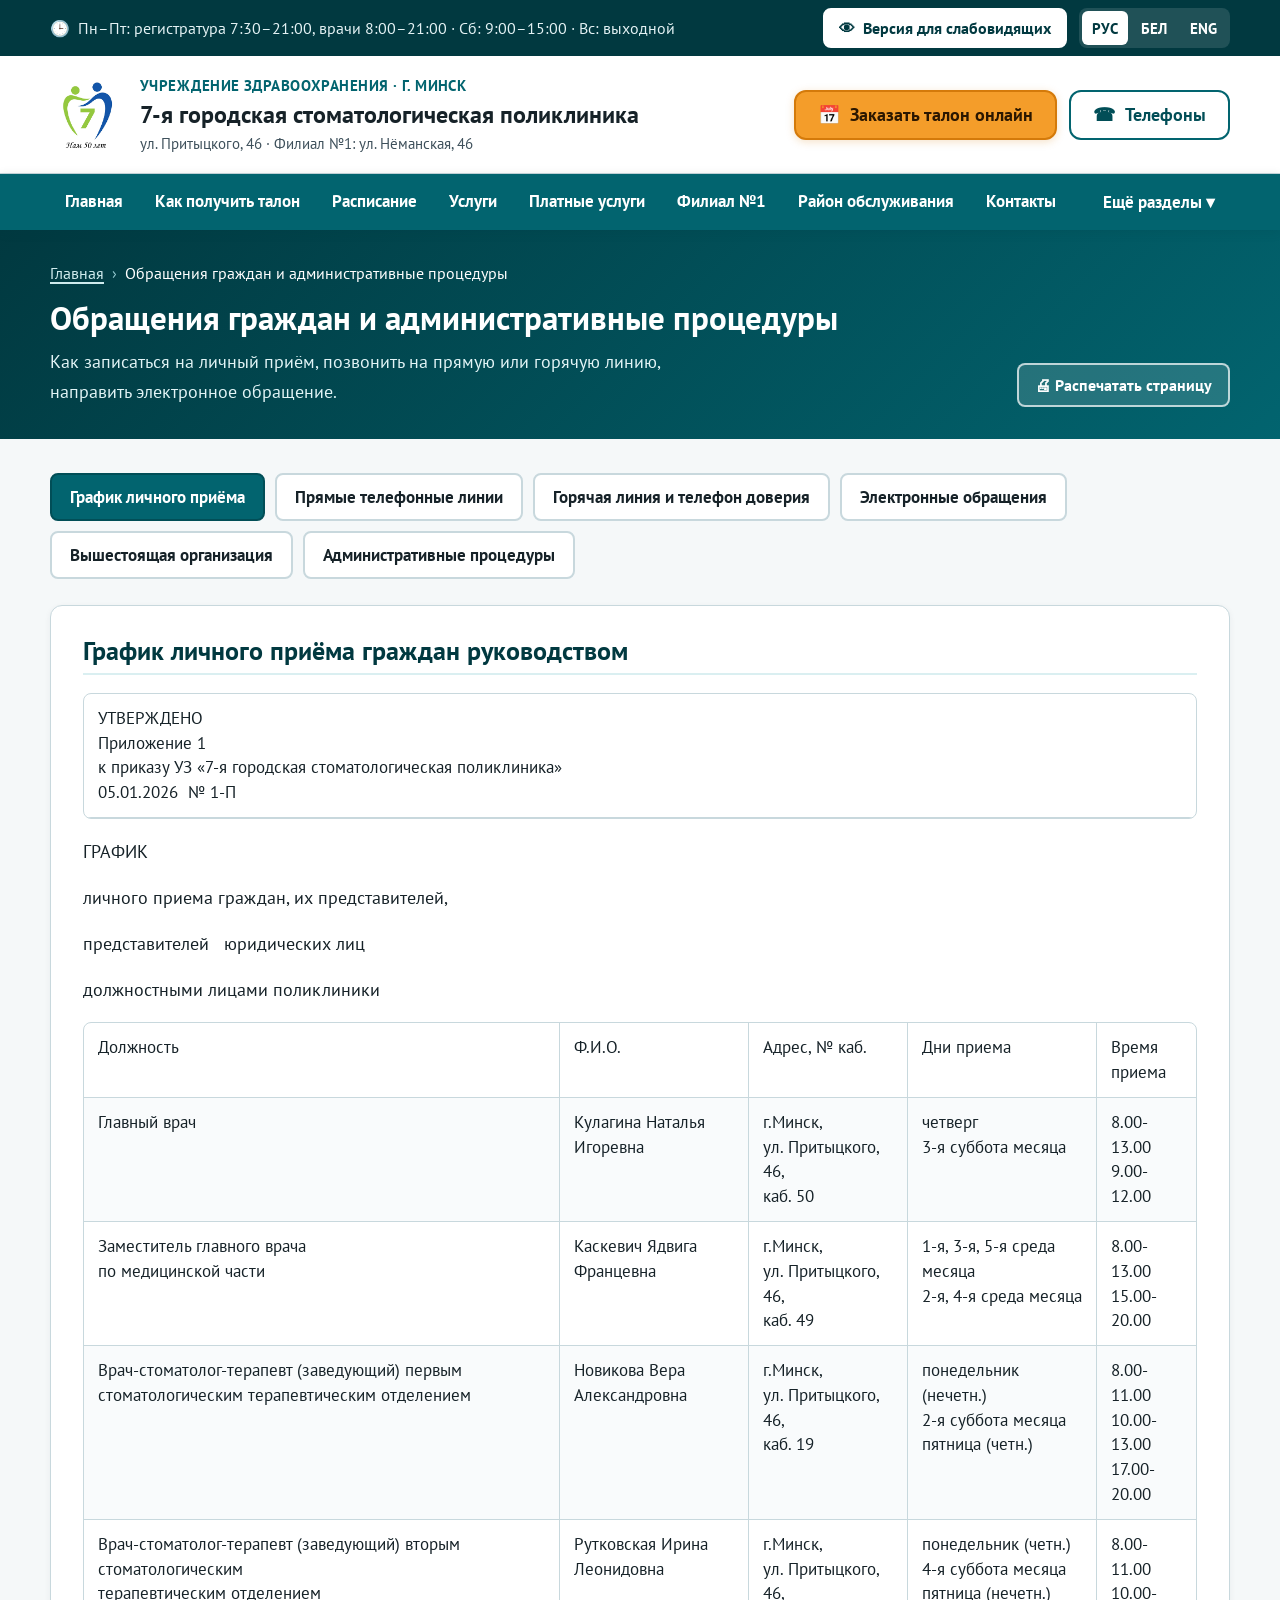
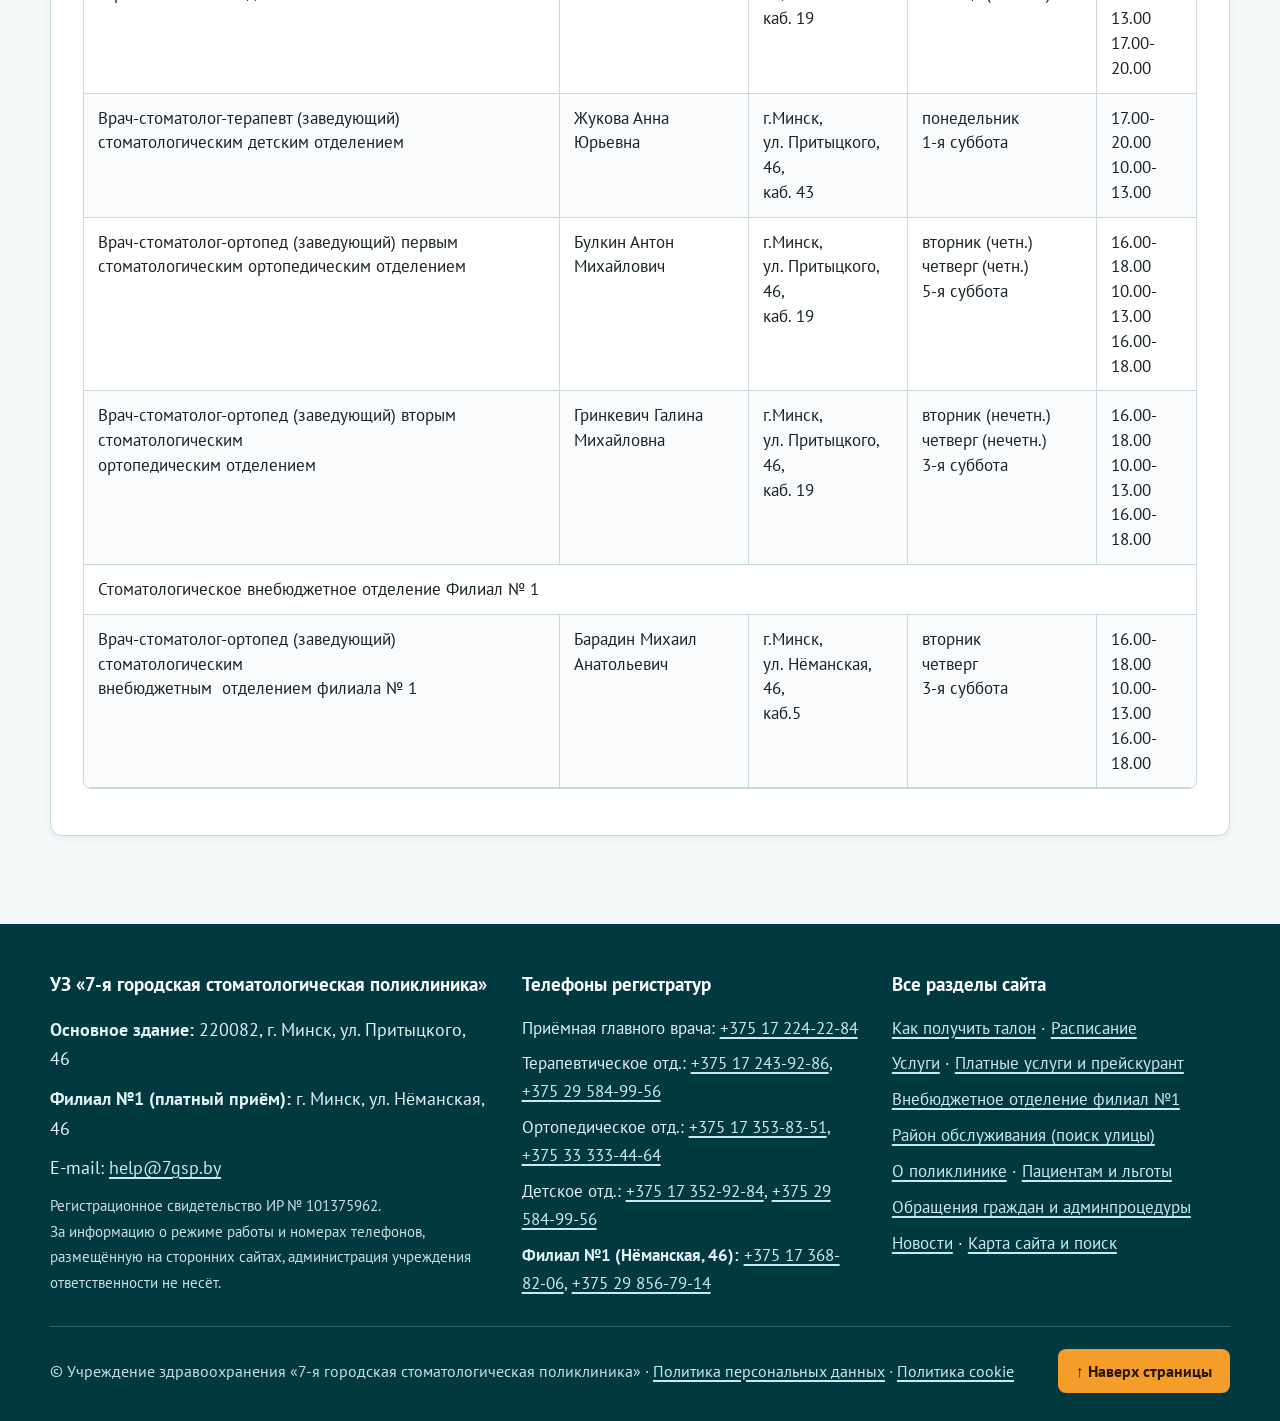
<file: appeals.html>
<!DOCTYPE html>
<html lang="ru" data-font="md" data-theme="default" data-images="on" data-spacing="normal">
<head>
  <meta charset="UTF-8">
  <meta name="viewport" content="width=device-width, initial-scale=1.0">
  <title>Обращения граждан и административные процедуры — УЗ «7-я городская стоматологическая поликлиника»</title>
  <meta name="description" content="График личного приёма граждан, прямые телефонные линии, горячая линия, электронные обращения и административные процедуры 7-й ГСП.">
  <meta name="robots" content="noindex, nofollow">
  <link rel="preconnect" href="https://fonts.googleapis.com">
  <link rel="preconnect" href="https://fonts.gstatic.com" crossorigin>
  <link href="https://fonts.googleapis.com/css2?family=PT+Sans:wght@400;700&display=swap" rel="stylesheet">
  <link rel="stylesheet" href="assets/css/style.css">
</head>
<body id="top">
  <a class="skip-link" href="#main-content">Перейти сразу к основному содержанию</a>

  <!-- Панель «Версия для слабовидящих» -->
  <div class="a11y-panel" id="a11yPanel" role="region" aria-label="Настройки версии для слабовидящих">
    <div class="container a11y-inner">
      <div class="a11y-group">
        <span class="a11y-label">Размер шрифта:</span>
        <button type="button" class="a11y-btn" data-a11y-font="md" aria-pressed="true">А (обычный)</button>
        <button type="button" class="a11y-btn" data-a11y-font="lg" aria-pressed="false">А+ (крупный)</button>
        <button type="button" class="a11y-btn" data-a11y-font="xl" aria-pressed="false">А++ (очень крупный)</button>
      </div>
      <div class="a11y-group">
        <span class="a11y-label">Цвет фона:</span>
        <button type="button" class="a11y-btn" data-a11y-theme="default" aria-pressed="true">Обычный</button>
        <button type="button" class="a11y-btn a11y-btn--bw" data-a11y-theme="bw" aria-pressed="false">Чёрным по белому</button>
        <button type="button" class="a11y-btn a11y-btn--wb" data-a11y-theme="wb" aria-pressed="false">Белым по чёрному</button>
        <button type="button" class="a11y-btn a11y-btn--blue" data-a11y-theme="blue" aria-pressed="false">Синим по голубому</button>
      </div>
      <div class="a11y-group">
        <span class="a11y-label">Фото:</span>
        <button type="button" class="a11y-btn" data-a11y-images="on" aria-pressed="true">Показать</button>
        <button type="button" class="a11y-btn" data-a11y-images="off" aria-pressed="false">Скрыть</button>
      </div>
      <div class="a11y-group">
        <span class="a11y-label">Интервал:</span>
        <button type="button" class="a11y-btn" data-a11y-spacing="normal" aria-pressed="true">Обычный</button>
        <button type="button" class="a11y-btn" data-a11y-spacing="wide" aria-pressed="false">Широкий</button>
      </div>
      <button type="button" class="a11y-btn a11y-btn--reset" id="a11yReset">Вернуть обычный вид</button>
    </div>
  </div>

  <!-- Верхняя служебная полоса -->
  <div class="top-bar">
    <div class="container top-bar__inner">
      <div class="top-bar__hours">
        <span aria-hidden="true">🕒</span>
        <span data-i18n="top_hours">Пн–Пт: регистратура 7:30–21:00, врачи 8:00–21:00 · Сб: 9:00–15:00 · Вс: выходной</span>
      </div>
      <div class="top-bar__actions">
        <button type="button" class="btn-a11y-toggle" id="a11yToggle" aria-expanded="false" aria-controls="a11yPanel">
          <span aria-hidden="true">👁</span>
          <span data-i18n="a11y_btn">Версия для слабовидящих</span>
        </button>
        <div class="lang-switch" role="group" aria-label="Выбор языка интерфейса">
          <button type="button" class="lang-btn" data-lang="ru" aria-pressed="true">РУС</button>
          <button type="button" class="lang-btn" data-lang="be" aria-pressed="false">БЕЛ</button>
          <button type="button" class="lang-btn" data-lang="en" aria-pressed="false">ENG</button>
        </div>
      </div>
    </div>
  </div>

  <!-- Основная шапка сайта -->
  <header class="site-header">
    <div class="container site-header__inner">
      <a class="brand" href="index.html">
        <img class="brand__logo" src="assets/img/logo.png" alt="Эмблема 7-й городской стоматологической поликлиники" width="74" height="74">
        <span>
          <span class="brand__eyebrow" data-i18n="eyebrow">Учреждение здравоохранения · г. Минск</span>
          <span class="brand__title" data-i18n="brand_title">7-я городская стоматологическая поликлиника</span>
          <span class="brand__addresses">ул. Притыцкого, 46 · Филиал №1: ул. Нёманская, 46</span>
        </span>
      </a>
      <div class="header-cta">
        <a class="btn btn--primary" href="https://7gsp.medtalon.by" target="_blank" rel="noopener">
          <span aria-hidden="true">📅</span>
          <span data-i18n="cta_talon">Заказать талон онлайн</span>
        </a>
        <a class="btn btn--outline" href="contacts.html">
          <span aria-hidden="true">☎</span>
          <span data-i18n="cta_phones">Телефоны</span>
        </a>
      </div>
    </div>
  </header>

  <!-- Главное меню -->
  <nav class="site-nav" aria-label="Основное меню">
    <div class="container site-nav__inner">
      <button type="button" class="nav-mobile-toggle" id="navMobileToggle" aria-expanded="false" aria-controls="navList">
        <span>☰ Меню разделов сайта</span>
        <span aria-hidden="true">▾</span>
      </button>
      <ul class="nav-list" id="navList">
        <li><a class="nav-link" href="index.html" data-i18n="nav_home">Главная</a></li><li><a class="nav-link" href="talon.html" data-i18n="nav_talon">Как получить талон</a></li><li><a class="nav-link" href="schedule.html" data-i18n="nav_schedule">Расписание</a></li><li><a class="nav-link" href="services.html" data-i18n="nav_services">Услуги</a></li><li><a class="nav-link" href="paid.html" data-i18n="nav_paid">Платные услуги</a></li><li><a class="nav-link" href="filial-1.html" data-i18n="nav_filial">Филиал №1</a></li><li><a class="nav-link" href="district.html" data-i18n="nav_district">Район обслуживания</a></li><li><a class="nav-link" href="contacts.html" data-i18n="nav_contacts">Контакты</a></li>
        <li class="nav-more-wrap">
          <button type="button" class="nav-more-btn" id="navMoreBtn" aria-expanded="false" aria-controls="navMoreMenu" data-i18n="nav_more">Ещё разделы ▾</button>
          <ul class="nav-dropdown" id="navMoreMenu">
            <li><a href="about.html">О поликлинике (администрация, режим, история, вакансии)</a></li><li><a href="patients.html">Пациентам (закрепление, правила, льготы, помощь инвалидам)</a></li><li><a href="appeals.html" aria-current="page">Обращения граждан и административные процедуры</a></li><li><a href="news.html">Новости и полезная информация</a></li><li><a href="sitemap.html">Карта сайта и поиск по разделам</a></li>
          </ul>
        </li>
      </ul>
    </div>
  </nav>

  
  <section class="page-banner">
    <div class="container">
      <nav aria-label="Путь по сайту">
        <ol class="breadcrumbs"><li><a href="index.html">Главная</a></li><li aria-current="page">Обращения граждан и административные процедуры</li></ol>
      </nav>
      <div class="page-banner__row">
        <div>
          <h1>Обращения граждан и административные процедуры</h1>
          <p>Как записаться на личный приём, позвонить на прямую или горячую линию, направить электронное обращение.</p>
        </div>
        <button type="button" class="btn-print" data-print>🖨 Распечатать страницу</button>
      </div>
    </div>
  </section>

  <main id="main-content">
    
  <div class="page-main">
    <div class="container" data-tabs>
      <div class="tabs-bar" role="tablist" aria-label="Разделы обращений граждан">
        <button type="button" class="tab-btn" role="tab" aria-selected="true" data-tab-target="reception">График личного приёма</button>
        <button type="button" class="tab-btn" role="tab" aria-selected="false" data-tab-target="direct">Прямые телефонные линии</button>
        <button type="button" class="tab-btn" role="tab" aria-selected="false" data-tab-target="hotline">Горячая линия и телефон доверия</button>
        <button type="button" class="tab-btn" role="tab" aria-selected="false" data-tab-target="electronic">Электронные обращения</button>
        <button type="button" class="tab-btn" role="tab" aria-selected="false" data-tab-target="higher">Вышестоящая организация</button>
        <button type="button" class="tab-btn" role="tab" aria-selected="false" data-tab-target="admin-proc">Административные процедуры</button>
      </div>

      <div class="tab-panel is-active" id="reception" role="tabpanel">
        <article class="content-card prose">
          <h2>График личного приёма граждан руководством</h2>
          <div>
  <div><div class="table-wrap"><table>
<tbody>
<tr>
<td>
<div>УТВЕРЖДЕНО</div>
<div>Приложение 1</div>
<div>к приказу УЗ &laquo;7-я городская стоматологическая поликлиника&raquo;</div>
<div>05.01.2026&nbsp; № 1-П</div>
</td>
</tr>
</tbody>
</table></div>






<p>ГРАФИК</p>
<p>личного приема граждан, их представителей, </p>
<p>представителей&nbsp;&nbsp; юридических лиц</p>
<p>должностными лицами поликлиники</p>

<div class="table-wrap"><table>
<tbody>
<tr>
<td>
<div>Должность</div>
</td>
<td>
<div>Ф.И.О.</div>
</td>
<td>
<div>Адрес, № каб.</div>
</td>
<td>
<div>Дни приема</div>
</td>
<td>
<div>Время</div>
<div>приема</div>
</td>
</tr>
<tr>
<td>
<div>Главный врач</div>
</td>
<td>
<div>Кулагина Наталья Игоревна</div>
</td>
<td>
<div>г.Минск,</div>
<div>ул.&nbsp;Притыцкого, 46,</div>
<div>каб. 50</div>
</td>
<td>
<div>четверг</div>

<div>3-я суббота месяца</div>
</td>
<td>
<div>8.00-13.00</div>

<div>9.00-12.00</div>
</td>
</tr>
<tr>
<td>
<div>Заместитель главного врача</div>
<div>по медицинской части</div>
</td>
<td>
<div>Каскевич Ядвига</div>
<div>Францевна</div>
</td>
<td>
<div>г.Минск,</div>
<div>ул. Притыцкого, 46,</div>
<div>каб. 49</div>
</td>
<td>
<div>1-я, 3-я, 5-я среда месяца</div>

<div>2-я, 4-я среда месяца</div>
</td>
<td>
<div>8.00-13.00</div>

<div>15.00-20.00</div>
</td>
</tr>
<tr>
<td>
<div>Врач-стоматолог-терапевт (заведующий) первым стоматологическим терапевтическим отделением</div>
</td>
<td>
<div>Новикова Вера</div>
<div>Александровна</div>
</td>
<td>
<div>г.Минск,</div>
<div>ул. Притыцкого, 46,</div>
<div>каб. 19</div>
</td>
<td>
<div>понедельник (нечетн.)</div>

<div>2-я суббота месяца</div>

<div>пятница (четн.)</div>
</td>
<td>
<div>8.00-11.00</div>

<div>10.00-13.00</div>

<div>17.00-20.00</div>
</td>
</tr>
<tr>
<td>
<div>Врач-стоматолог-терапевт (заведующий) вторым стоматологическим</div>
<div>терапевтическим отделением</div>
</td>
<td>
<div>Рутковская Ирина</div>
<div>Леонидовна</div>
</td>
<td>
<div>г.Минск,</div>
<div>ул. Притыцкого, 46,</div>
<div>каб. 19</div>
</td>
<td>
<div>понедельник (четн.)</div>

<div>4-я суббота месяца</div>

<div>пятница (нечетн.)</div>
</td>
<td>
<div>8.00-11.00</div>

<div>10.00-13.00</div>

<div>17.00-20.00</div>
</td>
</tr>
<tr>
<td>
<div>Врач-стоматолог-терапевт (заведующий)&nbsp; стоматологическим детским отделением</div>
</td>
<td>
<div>Жукова Анна</div>
<div>Юрьевна</div>
</td>
<td>
<div>г.Минск,</div>
<div>ул. Притыцкого, 46,</div>
<div>каб. 43</div>
</td>
<td>
<div>понедельник</div>

<div>1-я суббота</div>
</td>
<td>
<div>17.00-20.00</div>

<div>10.00-13.00</div>
</td>
</tr>
<tr>
<td>
<div>Врач-стоматолог-ортопед (заведующий) первым</div>
<div>стоматологическим ортопедическим отделением</div>
</td>
<td>
<div>Булкин Антон</div>
<div>Михайлович</div>
</td>
<td>
<div>г.Минск,</div>
<div>ул. Притыцкого, 46,</div>
<div>каб. 19</div>
</td>
<td>
<div>вторник&nbsp;(четн.)</div>

<div>четверг&nbsp;(четн.)</div>

<div>5-я суббота</div>
</td>
<td>
<div>16.00-18.00</div>

<div>10.00-13.00</div>

<div>16.00-18.00</div>
</td>
</tr>
<tr>
<td>
<div>Врач-стоматолог-ортопед (заведующий) вторым</div>
<div>стоматологическим</div>
<div>ортопедическим отделением</div>
</td>
<td>
<div>Гринкевич Галина</div>
<div>Михайловна</div>
</td>
<td>
<div>г.Минск,</div>
<div>ул. Притыцкого, 46,</div>
<div>каб. 19</div>
</td>
<td>
<div>вторник&nbsp;(нечетн.)</div>

<div>четверг&nbsp;(нечетн.)</div>

<div>3-я суббота</div>
</td>
<td>
<div>16.00-18.00</div>

<div>10.00-13.00</div>

<div>16.00-18.00</div>
</td>
</tr>
<tr>
<td colspan="5">
<div>Стоматологическое внебюджетное отделение Филиал № 1</div>
</td>
</tr>
<tr>
<td>
<div>Врач-стоматолог-ортопед (заведующий) стоматологическим</div>
<div>внебюджетным&nbsp; отделением филиала № 1</div>
</td>
<td>
<div>Барадин Михаил</div>
<div>Анатольевич</div>
</td>
<td>
<div>г.Минск,</div>
<div>ул. Нёманская, 46,</div>
<div>каб.5</div>
</td>
<td>
<div>вторник</div>

<div>четверг</div>

<div>3-я суббота</div>
</td>
<td>
<div>16.00-18.00</div>

<div>10.00-13.00</div>

<div>16.00-18.00</div>
</td>
</tr>
</tbody>
</table></div></div>
</div>																														</div>
        </article>
      </div>

      <div class="tab-panel" id="direct" role="tabpanel">
        <article class="content-card prose">
          <h2>График проведения прямых телефонных линий</h2>
          <div>
  <div><p>&nbsp;&laquo;Прямые телефонные линии&raquo; проводятся главным врачом и заместителем главного врача в целях разъяснения гражданам и юридическим лицам вопросов в пределах своей компетенции либо по заранее планируемой теме, обусловленной её актуальностью.</p>
<hr />
<p><a href="https://fr.gov.by/main/grafiki-provedeniya-pryamykh-telefonnykh-liniy/" target="_blank" rel="noopener"><strong>Графики проведения &laquo;прямых телефонных линий&raquo; администрацией Фрунзенского района г.Минска</strong></a></p>
<hr />
<p><a href="https://minzdrav.gov.by/ru/sobytiya/pramoy-telefonnay-linii/" target="_blank" rel="noopener"><strong>МИНИСТЕРСТВО ЗДРАВООХРАНЕНИЯ РЕСПУБЛИКИ БЕЛАРУСЬ</strong></a></p>
<hr />
<p><a href="https://komzdrav-minsk.gov.by/ru/%D0%BA%D0%BE%D0%BD%D1%82%D0%B0%D0%BA%D1%82/%D0%BB%D0%B8%D1%87%D0%BD%D1%8B%D0%B9-%D0%BF%D1%80%D0%B8%D0%B5%D0%BC" target="_blank" rel="noopener"><strong><strong>Комитет по здравоохранению Мингорисполкома</strong></strong></a></p>
<hr />

<div class="table-wrap"><table>
<tbody>
<tr>
<td>
<div>УТВЕРЖДЕНО</div>
<div>Приложение 2</div>
<div>к приказу УЗ &laquo;7-я городская стоматологическая поликлиника&raquo;</div>
<div>05.01.2026&nbsp; № 1-П</div>
</td>
</tr>
</tbody>
</table></div>






<p><strong>График проведения "прямых телефонных линий" УЗ "7-я городская стоматологическая поликлиника" на 2026 год</strong>&nbsp;</p>
<div class="table-wrap"><table>
<tbody>
<tr>
<td>&nbsp;Должность, фамилия, имя, отчество</td>
<td>ФИО</td>
<td>&nbsp; Дата проведения</td>
<td>&nbsp;Время проведения</td>
<td>&nbsp;Номер телефона</td>
</tr>
<tr>
<td rowspan="4">
<p>Главный врач</p>
</td>
<td rowspan="4">Кулагина Наталья Игоревна</td>
<td rowspan="4">21.10.2026</td>
<td rowspan="4">15.00-17.00</td>
<td rowspan="4">
<p>(017) 356-32-26<br /></p>
<p>((017) 351-87-29)</p>
</td>
</tr>
</tbody>
</table></div>

<div class="table-wrap"><table>
<tbody>
<tr>
<td>&nbsp;Должность, фамилия, имя, отчество</td>
<td>ФИО</td>
<td>&nbsp; Дата проведения</td>
<td>&nbsp;Время проведения</td>
<td>&nbsp;Номер телефона</td>
</tr>
<tr>
<td rowspan="4">Заместитель главного врача по медицинской части<br />&nbsp; &nbsp;</td>
<td rowspan="4">Каскевич Ядвига Францевна</td>
<td rowspan="4">24.11.2026</td>
<td rowspan="4">10.00-13.00</td>
<td rowspan="4">(017) 351-87-29<br /></td>
</tr>
</tbody>
</table></div>
</div>
</div>																														</div>
        </article>
      </div>

      <div class="tab-panel" id="hotline" role="tabpanel">
        <div class="dept-grid" style="margin-bottom:20px">
          <div class="dept-card">
            <h3 class="dept-card__title">Горячая линия поликлиники</h3>
            <p class="dept-card__addr">Пн–Пт с 09:00 до 18:00</p>
            <a class="phone-link" href="tel:+375173557619">☎ +375 17 355-76-19</a>
          </div>
          <div class="dept-card">
            <h3 class="dept-card__title">Телефон доверия (противодействие коррупции)</h3>
            <p class="dept-card__addr">Круглосуточно, в режиме автоответчика</p>
            <a class="phone-link" href="tel:+375173859820">☎ +375 17 385-98-20</a>
          </div>
        </div>
        <article class="content-card prose">
          <h2>Горячие линии и телефоны доверия</h2>
          <div>
  <div><p>&laquo;Горячая линия&raquo; проводится в целях сообщения гражданами и юридическими лицами информации по вопросам, требующим принятия&nbsp;УЗ "7-я городская стоматологическая поликлиника"&nbsp;конкретных мер реагирования в пределах компетенции.</p>
<h4>Телефон доверия создан в целях:</h4>
<ul>
<li>вовлечения гражданского общества в реализацию антикоррупционной политики государства;</li>
<li>содействия принятию и укреплению мер, направленных на более эффективное и действенное предупреждение коррупционных проявлений и борьбу с коррупцией;</li>
<li>формирования нетерпимости по отношению к коррупционным проявлениям;</li>
<li>создания условий для выявления фактов коррупционных проявлений.&nbsp;</li>
</ul>
<h4>Основными задачами работы Телефона доверия являются:</h4>
<ul>
<li>обеспечение оперативного приема, учета и рассмотрения сообщений граждан (организаций), поступивших по &laquo;Телефону доверия&raquo;;</li>
<li>обработка и направление заявлений и сообщений главному врачуполиклиники для рассмотрения и принятия мер;</li>
<li>анализ сообщений граждан (организаций), поступивших по &laquo;Телефону доверия&raquo;, их учет при разработке и реализации антикоррупционных мероприятий.</li>
</ul>

<p><strong>Учреждение здравоохранения "7-я городская стоматологическая поликлиника"</strong></p>
<hr />
<p>"Горячая линия"&nbsp;<strong>+375 17 355-76-19</strong>&nbsp;(понедельник-пятница: с 9:00 до 18:00)</p>
<div>Телефон доверия по вопросам коррупционных проявлений&nbsp;</div>
<div><strong>+375 17 385-98-20&nbsp;</strong>(работает круглосуточно, в режиме автоответчика)</div>

<p><strong>Комитет по здравоохранению Мингорисполкома</strong></p>
<hr />
<p>&nbsp;"Горячая линия"&nbsp;</p>
<div><strong>+375 17 319-00-10&nbsp;</strong>(понедельник - четверг с 9:00 до 17:30, пятница - с 9:00 до 16:30, обеденный перерыв с 13:00 до 14:00)</div>
<div>Сайт:&nbsp;<a href="http://komzdrav-minsk.gov.by/" target="_blank" rel="noopener">http://komzdrav-minsk.gov.by</a></div>

<p><strong>Министерство здравоохранения Республики Беларусь</strong></p>
<hr />
<p>&nbsp;"Горячая линия"</p>
<p><strong>+375 17 373-70-80&nbsp;</strong>(ежедневно с 9:00 до 18:00, кроме выходных дней, обеденный перерыв с 13:00 до 14:00)<br />Сайт:&nbsp;<a href="http://minzdrav.gov.by/" target="_blank" rel="noopener">http://minzdrav.gov.by</a></p>

<p><strong>Телефоны "Доверия" (экстренной психологической&nbsp; помощи)</strong></p>
<hr />
<p>Для взрослых:&nbsp;<strong>+375 17 352-44-44,&nbsp;</strong><strong>+375 17 304-43-70</strong></p>
<p>Для детей и подростков:&nbsp;<strong>+375 17 263-03-03</strong></p>
<p>Республиканская "Детская телефонная линия":&nbsp;<strong>8-801-100-1611</strong></p>
<hr />

</div>
</div>																														</div>
        </article>
      </div>

      <div class="tab-panel" id="electronic" role="tabpanel">
        <article class="content-card prose">
          <h2>Порядок направления и рассмотрения электронных обращений</h2>
          <div>
  <div><p><strong>Уважаемый посетитель!</strong></p>
<div>
<p>На основании статьи 25 Закона Республики Беларусь от 18 июля 2011 г. N 300-З &laquo;Об обращениях граждан и юридических лиц&raquo; (ред. от 28.06.2022 с изменениями и дополнениями, вступившими в силу со 02.01.2023)&nbsp;<strong>электронные обращения</strong>&nbsp;<strong>подаются</strong>&nbsp;посредством государственной&nbsp;<strong>единой республиканской информационной системы учета и обработки обращений граждан и юридических лиц&nbsp;</strong>(<a href="https://обращения.бел" target="_blank" rel="noopener">обращения.бел</a>).</p>
<p>Доступ к данной системе осуществляется <strong>бесплатно</strong>.</p>
<p><strong>Рассмотрение электронных обращений</strong></p>
<p>Электронные обращения, поступившие в учреждением здравоохранения "7-я городская стоматологическая поликлиника" (далее - поликлиника) рассматриваются в порядке, установленном для рассмотрения письменных обращений, с учетом особенностей, предусмотренных статьей 25 Закона.</p>
<p>В поликлинике рассматриваются обращения, в которых изложены вопросы, решение которых относится к ее компетенции.</p>
<p>При поступлении в поликлинику обращений, содержащих вопросы, решение которых не относится к ее компетенции, в течение пяти рабочих дней такие обращения направляются в государственные органы, организации для рассмотрения в соответствии с их компетенцией с уведомлением заявителей в тот же срок либо в тот же срок в порядке, установленном Законом, поликлиника оставляет такие обращения без рассмотрения по существу и уведомляет об этом заявителей с разъяснением, в какую организацию и в каком порядке следует им обратиться для решения вопросов, изложенных в обращениях.</p>
<p>Электронные обращения, в которых обжалуются судебные постановления, не позднее пяти рабочих дней возвращаются заявителям с разъяснением им порядка обжалования судебных постановлений.</p>
<p>Электронные обращения, содержащие информацию о готовящемся, совершаемом или совершенном преступлении либо ином правонарушении, не позднее пяти рабочих дней направляются поликлиникой в соответствующие правоохранительные или другие государственные органы.</p>
<p><strong>Требования, предъявляемые к электронным обращениям</strong></p>
<p>В соответствии со ст. 12, 25 Закона электронные обращения должны содержать:</p>
<p><strong>от граждан и индивидуальных предпринимателей:</strong></p>
<p>наименование и (или) адрес организации либо должность лица, которым направляется обращение;</p>
<p>фамилию, собственное имя, отчество (если таковое имеется) либо инициалы гражданина, адрес его места жительства (места пребывания);</p>
<p>изложение сути обращения;</p>
<p>адрес электронной почты заявителя;</p>
<p><strong>от юридических лиц:</strong></p>
<p>наименование и (или) адрес организации либо должность лица, которым направляется обращение;</p>
<p>полное наименование юридического лица и его место нахождения;</p>
<p>изложение сути обращения;</p>
<p>фамилию, собственное имя, отчество (если таковое имеется) либо инициалы руководителя или лица, уполномоченного в установленном порядке подписывать обращения;</p>
<p>адрес электронной почты заявителя.</p>
<p>К электронным обращениям, подаваемым представителями заявителей, должны прилагаться документы в электронном виде, подтверждающих их полномочия.</p>
<p>Суть электронного обращения не может излагаться посредством ссылок на интернет-ресурсы. Текст обращения должен поддаваться прочтению. Не допускается употребление в обращениях нецензурных либо оскорбительных слов или выражений.</p>
<p><strong>Право заявителя на отзыв электронного обращения</strong></p>
<p>В соответствии со ст. 16 Закона заявитель имеет право отозвать свое обращение до рассмотрения его по существу путем подачи соответствующего письменного (электронного) заявления.</p>
<p>В случае отзыва заявителем своего обращения государственный орган, организация, индивидуальный предприниматель прекращают рассмотрение этого обращения по существу без уведомления об этом заявителя.</p>
<p><strong>Оставление обращения без рассмотрения по существу</strong></p>
<p>На основании ст. 15 Закона электронное обращение может быть оставлено без рассмотрения по существу если:</p>
<p>обращения не соответствуют требованиям, предъявляемым к содержанию электронного обращения;</p>
<p>обращения подлежат рассмотрению в соответствии с законодательством о конституционном судопроизводстве, гражданским, гражданским процессуальным, хозяйственным процессуальным, уголовно-процессуальным законодательством, законодательством, определяющим порядок административного процесса, законодательством об административных процедурах, обращения являются обращениями работника к нанимателю либо в соответствии с законодательными актами установлен иной порядок подачи и рассмотрения таких обращений;</p>
<p>обращения содержат вопросы, решение которых не относится к компетенции организации, в которую они поступили;</p>
<p>пропущен без уважительной причины срок подачи жалобы;</p>
<p>заявителем подано повторное обращение и в нем не содержатся новые обстоятельства, имеющие значение для рассмотрения обращения по существу;</p>
<p>с заявителем прекращена переписка по изложенным в обращении вопросам.</p>
<p>Обращение содержит угрозы жизни, здоровью и имуществу, побуждение к совершению противоправного деяния либо заявитель&nbsp; иным способом злоупотребляет право на обращение.</p>
<p><strong>Направление ответов заявителям</strong></p>
<p>Ответы (уведомления) на электронные обращения направляются посредством системы учета и обработки обращений за исключением случая, когда &nbsp;заявитель в своем электронном обращении просит направить письменный ответ.</p>
</div></div>
</div>																														</div>
        </article>
      </div>

      <div class="tab-panel" id="higher" role="tabpanel">
        <article class="content-card prose">
          <h2>Вышестоящая организация</h2>
          <div>
  <div><p><span lang="RU">С графиками приема граждан, юридических лиц и индивидуальных предпринимателей, их представителей, представителей юридических лиц в&nbsp;Министерстве здравоохранения Республики Беларусь и комитете по здравоохранению Мингорисполкома можно ознакомиться на официальных сайтах:</span></p>
<p><span lang="RU"><span lang="RU"><a title="Министерство здравоохранения Республики Беларусь" href="https://minzdrav.gov.by/ru/ministerstvo/priem-grazhdan/organizatsiya-lichnogo-priema-i-rassmotrenie-ustnykh-obrashcheniy-grazhdan-rukovodstvom-minzdrava.php" target="_blank" rel="noopener">Министерство здравоохранения Республики Беларусь</a></span>(ссылка на сайт)</span></p>
<p><span lang="RU"><span lang="RU"><a title="Комитет по здравоохранению Мингорисполкома&nbsp;&nbsp;" href="https://komzdrav-minsk.gov.by/ru/%D0%BA%D0%BE%D0%BD%D1%82%D0%B0%D0%BA%D1%82/%D0%BB%D0%B8%D1%87%D0%BD%D1%8B%D0%B9-%D0%BF%D1%80%D0%B8%D0%B5%D0%BC" target="_blank" rel="noopener">Комитет по здравоохранению Мингорисполкома</a></span>(ссылка на сайт)</span></p></div>
</div>																														</div>
        </article>
      </div>

      <div class="tab-panel" id="admin-proc" role="tabpanel">
        <article class="content-card prose">
          <h2>Административные процедуры</h2>
          <div class="section_preview hot_previews"><div class="row row-eq-height"><div class="col-xs-6 col-sm-6 col-md-4"><a class="item"  title="Здравоохранение (для пациентов)" href="https://7gsp.by/административные-процедуры/здравоохранение-для-пациентов" target="_blank" rel="noopener"><div class="preview"></div><div><h3>Здравоохранение (для пациентов)</div></a></div><div class="col-xs-6 col-sm-6 col-md-4"><a class="item"  title="Жилищные правоотношения (для работников)" href="https://7gsp.by/административные-процедуры/жилищные-правоотношения-для-работников" target="_blank" rel="noopener"><div class="preview"></div><div><h3>Жилищные правоотношения (для работников)</div></a></div><div class="col-xs-6 col-sm-6 col-md-4"><a class="item"  title="Труд и социальная защита (для работников)" href="https://7gsp.by/административные-процедуры/труд-и-социальная-защита-для-работников" target="_blank" rel="noopener"><div class="preview"></div><div><h3>Труд и социальная защита (для работников)</div></a></div></div></div>																		</div>
        </article>
      </div>
    </div>
  </div>

  </main>

  <!-- Подвал -->
  <footer class="site-footer">
    <div class="container">
      <div class="footer-grid">
        <div>
          <h2 class="footer-title">УЗ «7-я городская стоматологическая поликлиника»</h2>
          <p style="margin:0 0 10px"><strong>Основное здание:</strong> 220082, г. Минск, ул. Притыцкого, 46</p>
          <p style="margin:0 0 10px"><strong>Филиал №1 (платный приём):</strong> г. Минск, ул. Нёманская, 46</p>
          <p style="margin:0 0 10px">E-mail: <a href="mailto:help@7gsp.by">help@7gsp.by</a></p>
          <p style="margin:0;font-size:0.86rem;opacity:0.9">Регистрационное свидетельство ИР № 101375962.<br>За информацию о режиме работы и номерах телефонов, размещённую на сторонних сайтах, администрация учреждения ответственности не несёт.</p>
        </div>

        <div>
          <h2 class="footer-title">Телефоны регистратур</h2>
          <ul class="footer-links">
            <li>Приёмная главного врача: <a href="tel:+375172242284">+375 17 224-22-84</a></li>
            <li>Терапевтическое отд.: <a href="tel:+375172439286">+375 17 243-92-86</a>, <a href="tel:+375295849956">+375 29 584-99-56</a></li>
            <li>Ортопедическое отд.: <a href="tel:+375173538351">+375 17 353-83-51</a>, <a href="tel:+375333334464">+375 33 333-44-64</a></li>
            <li>Детское отд.: <a href="tel:+375173529284">+375 17 352-92-84</a>, <a href="tel:+375295849956">+375 29 584-99-56</a></li>
            <li><strong>Филиал №1 (Нёманская, 46):</strong> <a href="tel:+375173688206">+375 17 368-82-06</a>, <a href="tel:+375298567914">+375 29 856-79-14</a></li>
          </ul>
        </div>

        <div>
          <h2 class="footer-title">Все разделы сайта</h2>
          <ul class="footer-links">
            <li><a href="talon.html">Как получить талон</a> · <a href="schedule.html">Расписание</a></li>
            <li><a href="services.html">Услуги</a> · <a href="paid.html">Платные услуги и прейскурант</a></li>
            <li><a href="filial-1.html">Внебюджетное отделение филиал №1</a></li>
            <li><a href="district.html">Район обслуживания (поиск улицы)</a></li>
            <li><a href="about.html">О поликлинике</a> · <a href="patients.html">Пациентам и льготы</a></li>
            <li><a href="appeals.html">Обращения граждан и админпроцедуры</a></li>
            <li><a href="news.html">Новости</a> · <a href="sitemap.html">Карта сайта и поиск</a></li>
          </ul>
        </div>
      </div>

      <div class="footer-bottom">
        <div>
          © Учреждение здравоохранения «7-я городская стоматологическая поликлиника» ·
          <a href="https://7gsp.by/информация/политика-обработки-персональных-данных" target="_blank" rel="noopener">Политика персональных данных</a> ·
          <a href="https://7gsp.by/информация/политика-в-отношении-обработки-cookie" target="_blank" rel="noopener">Политика cookie</a>
        </div>
        <a class="btn-top" href="#top">↑ Наверх страницы</a>
      </div>
    </div>
  </footer>

  <script src="assets/js/site.js"></script>
</body>
</html>
</file>
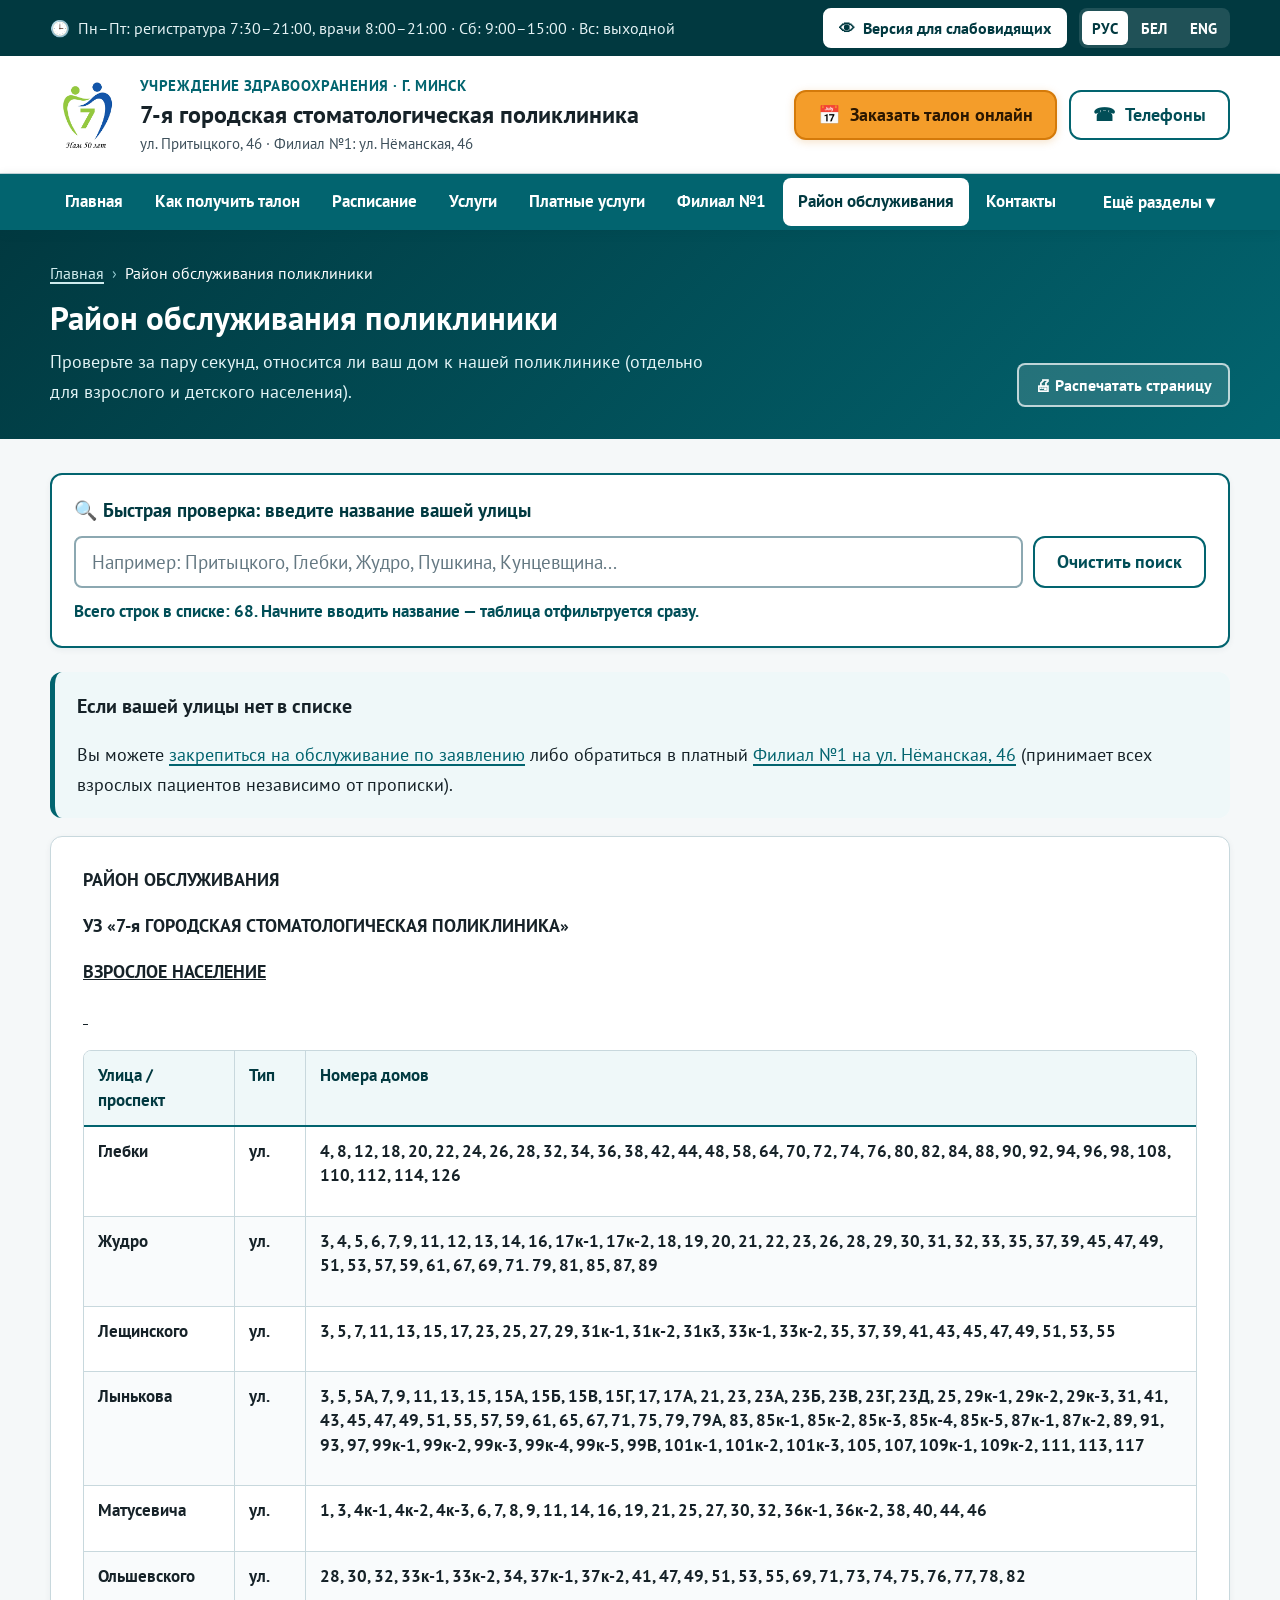
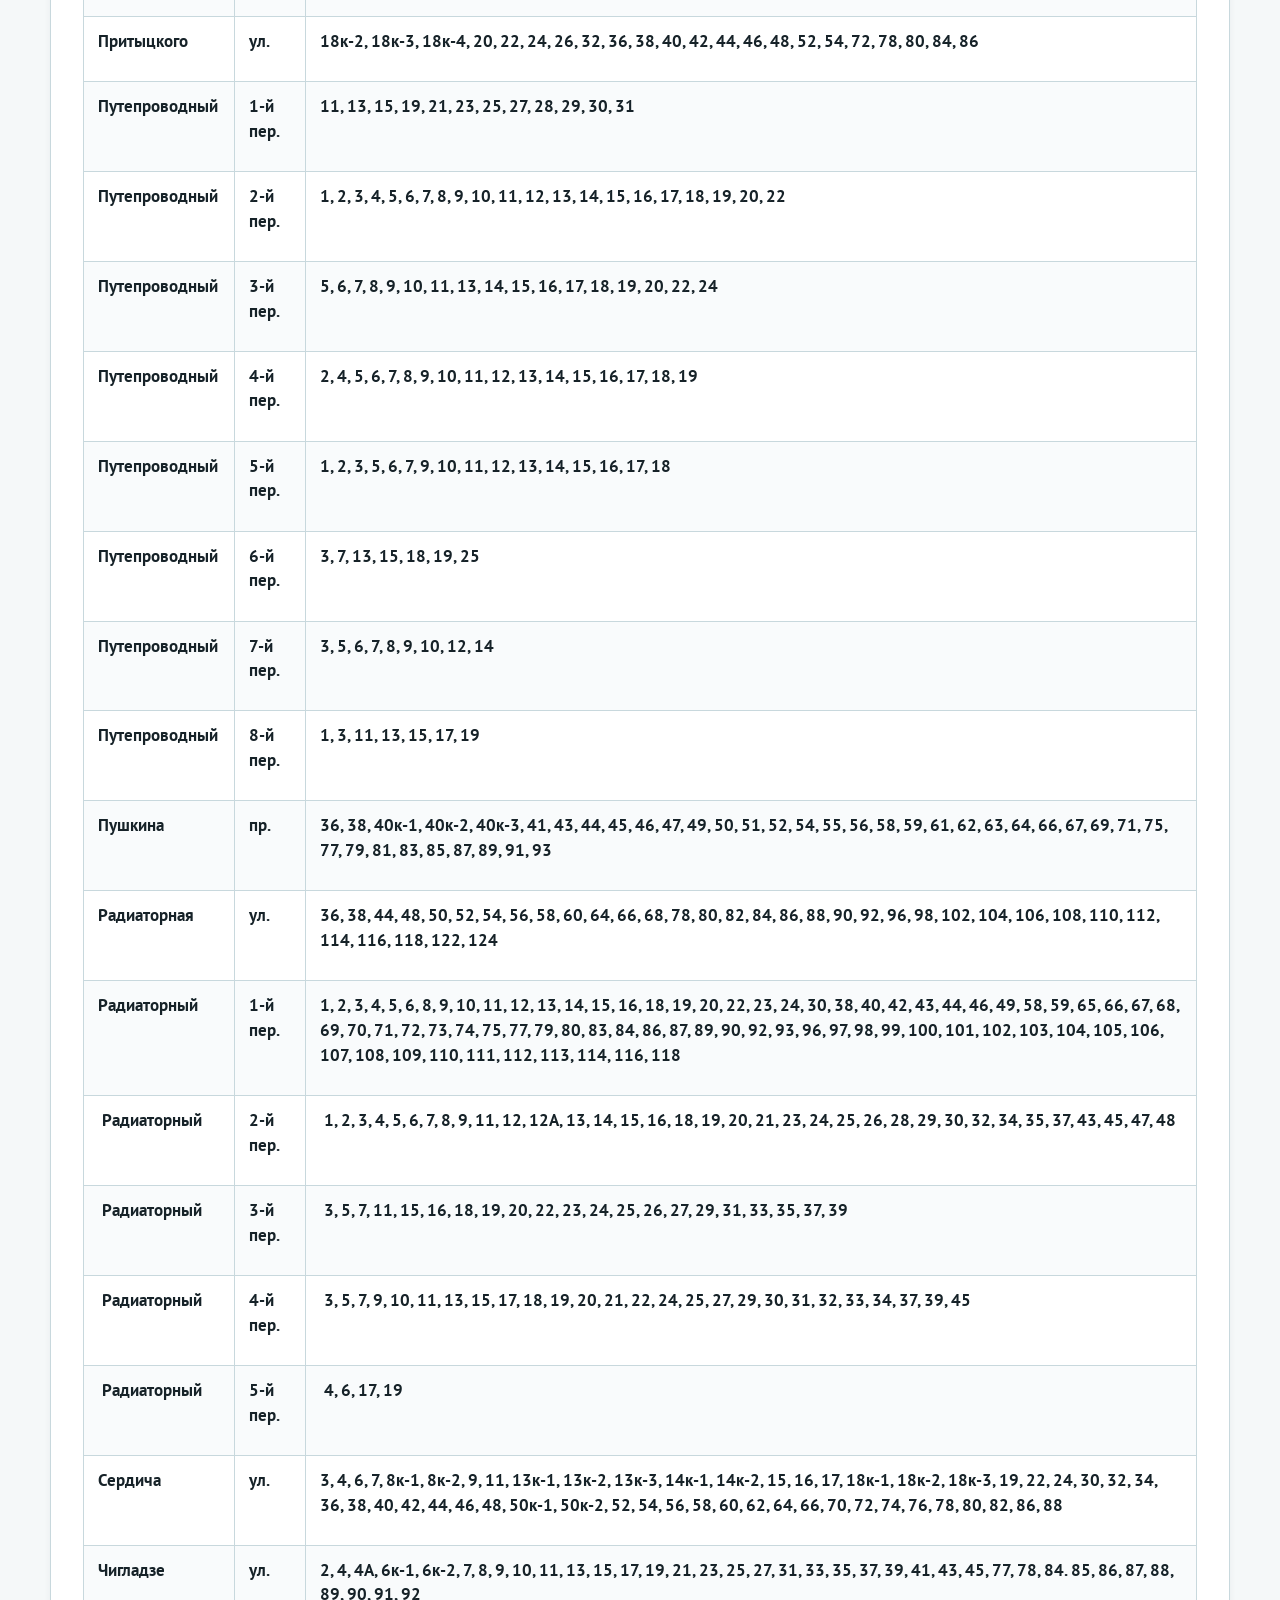
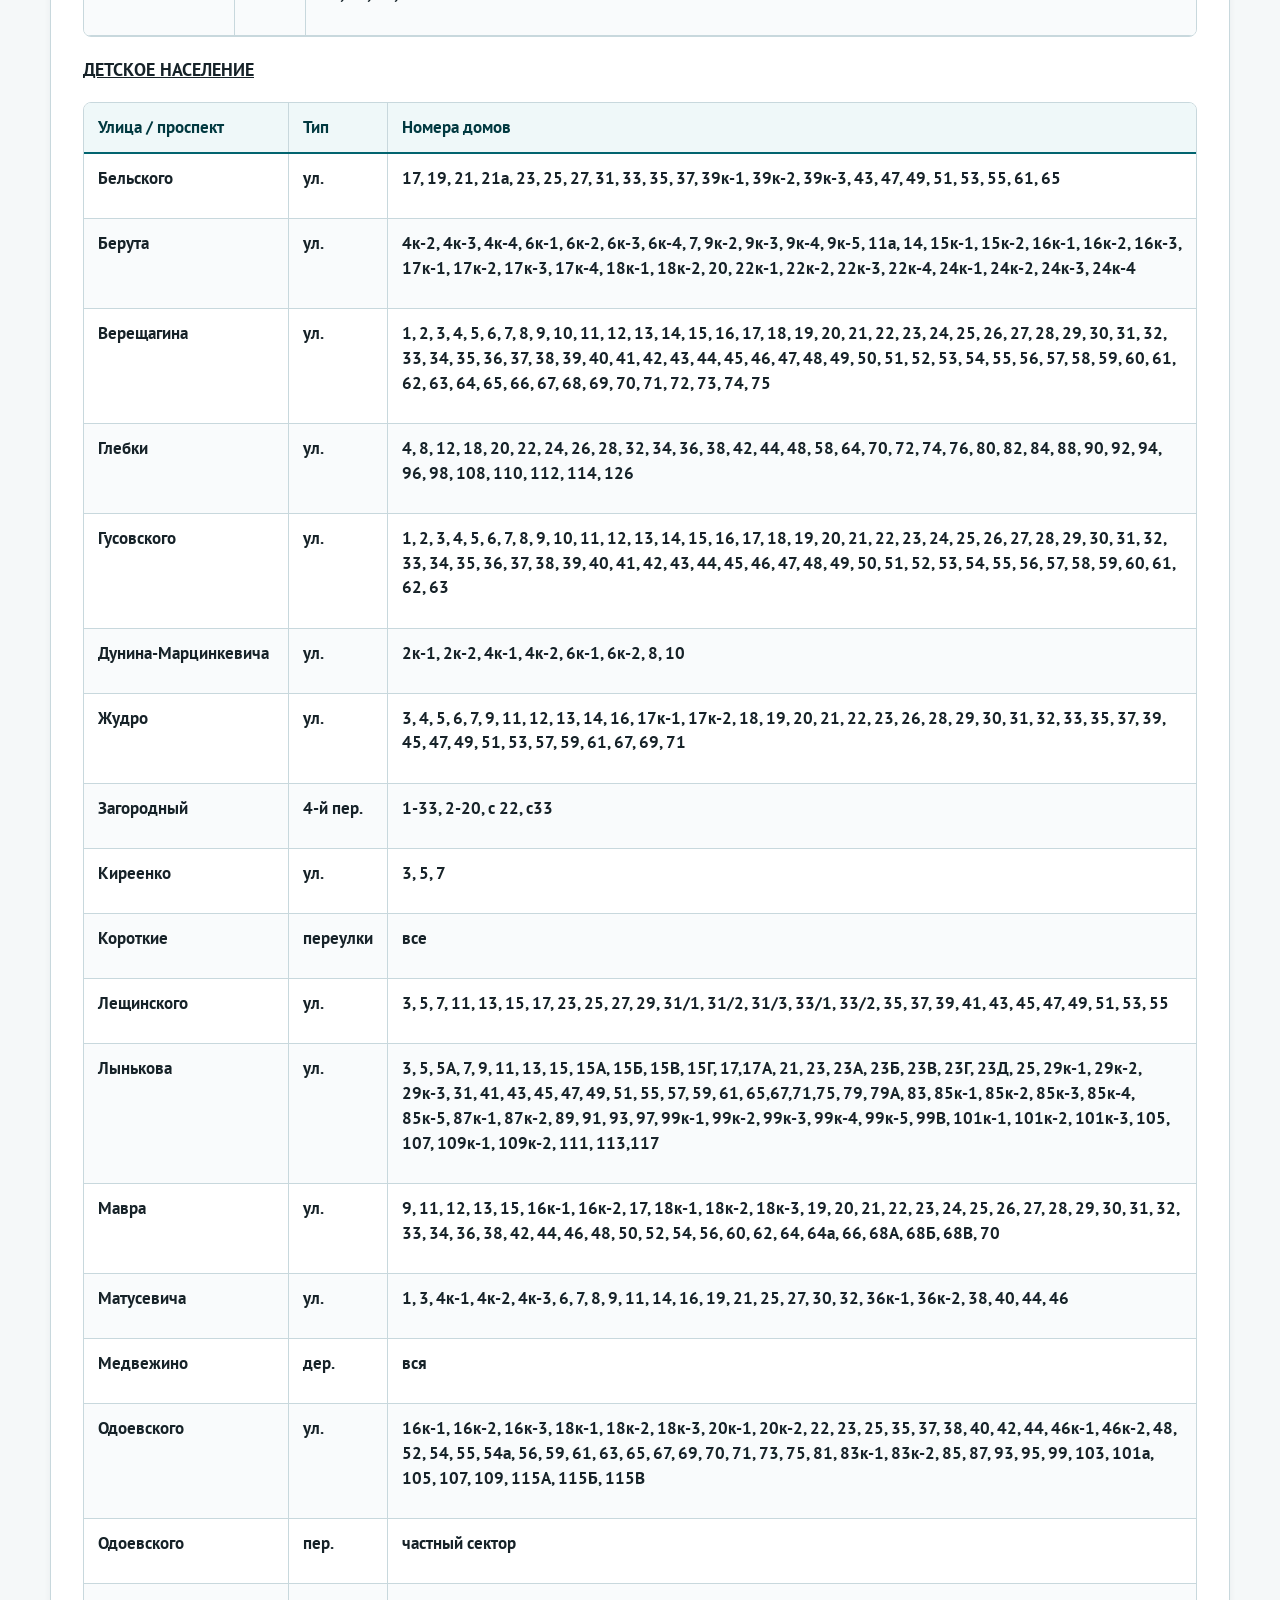
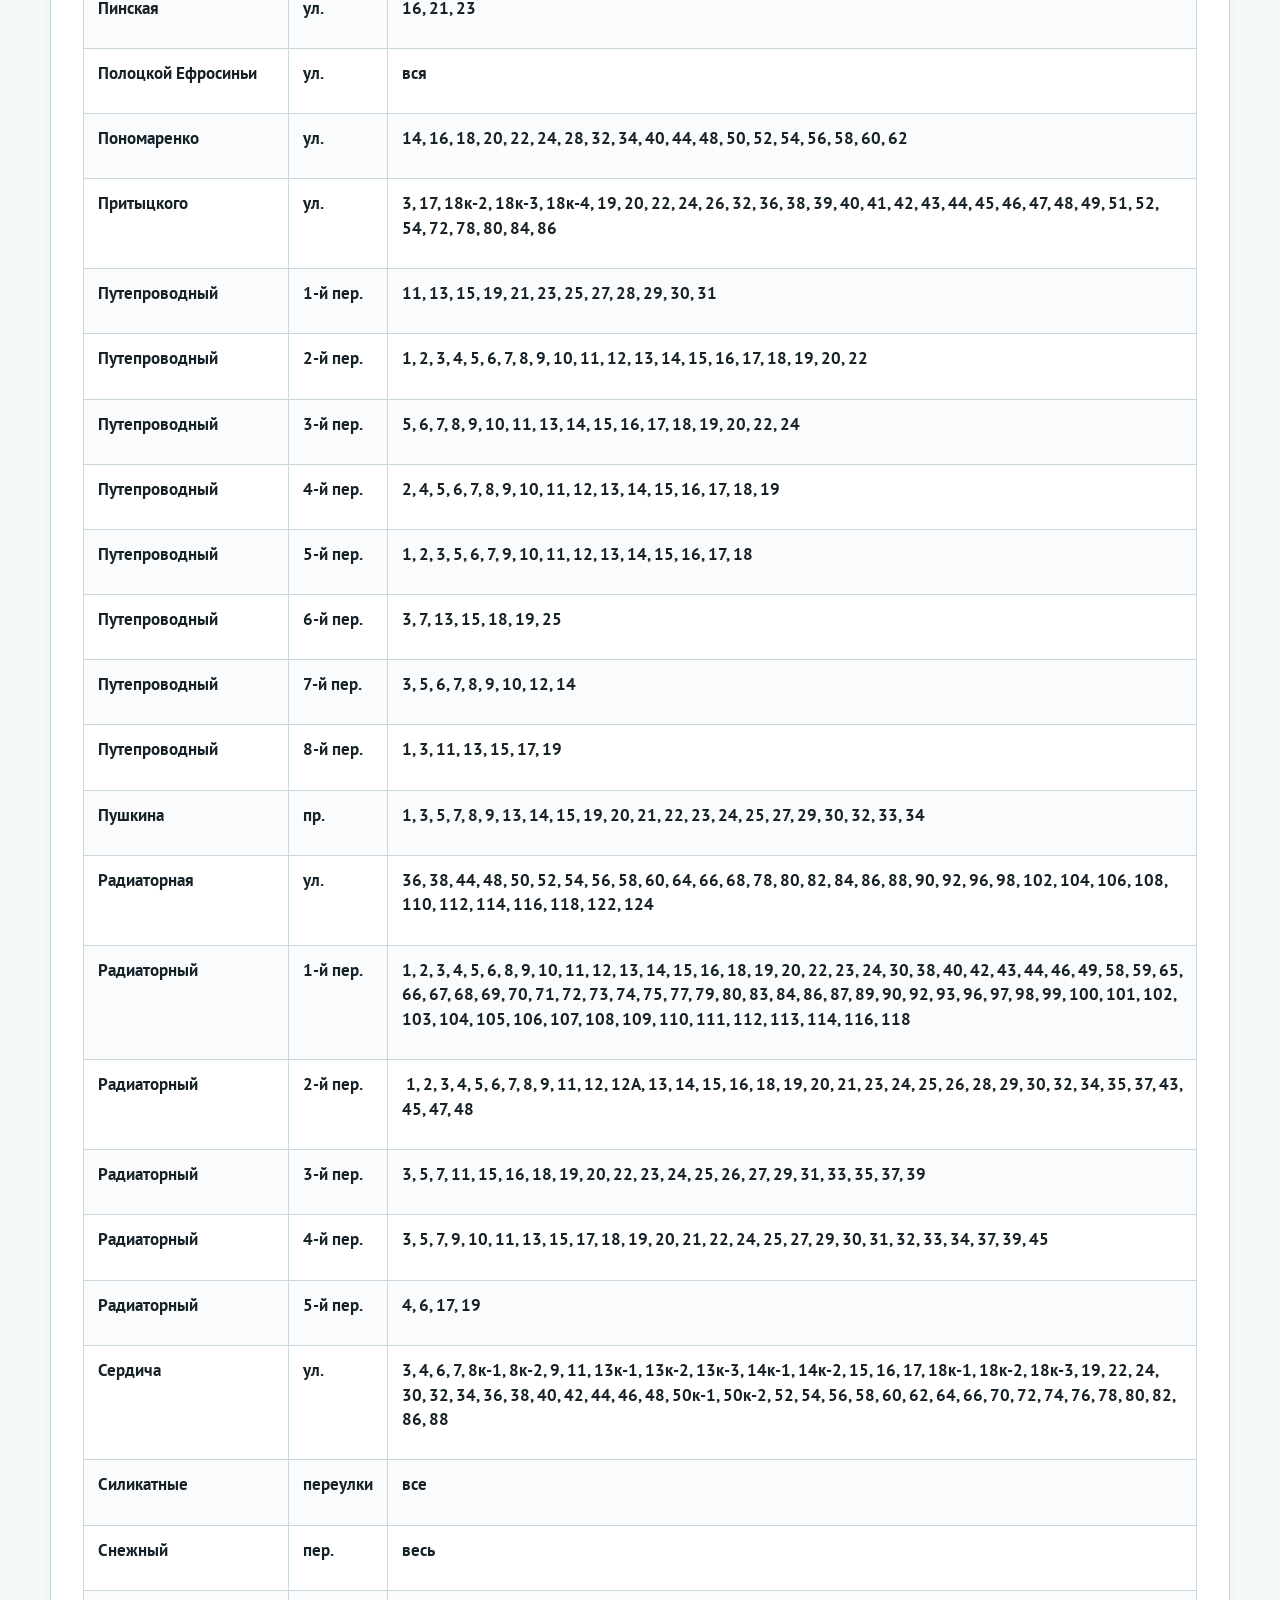
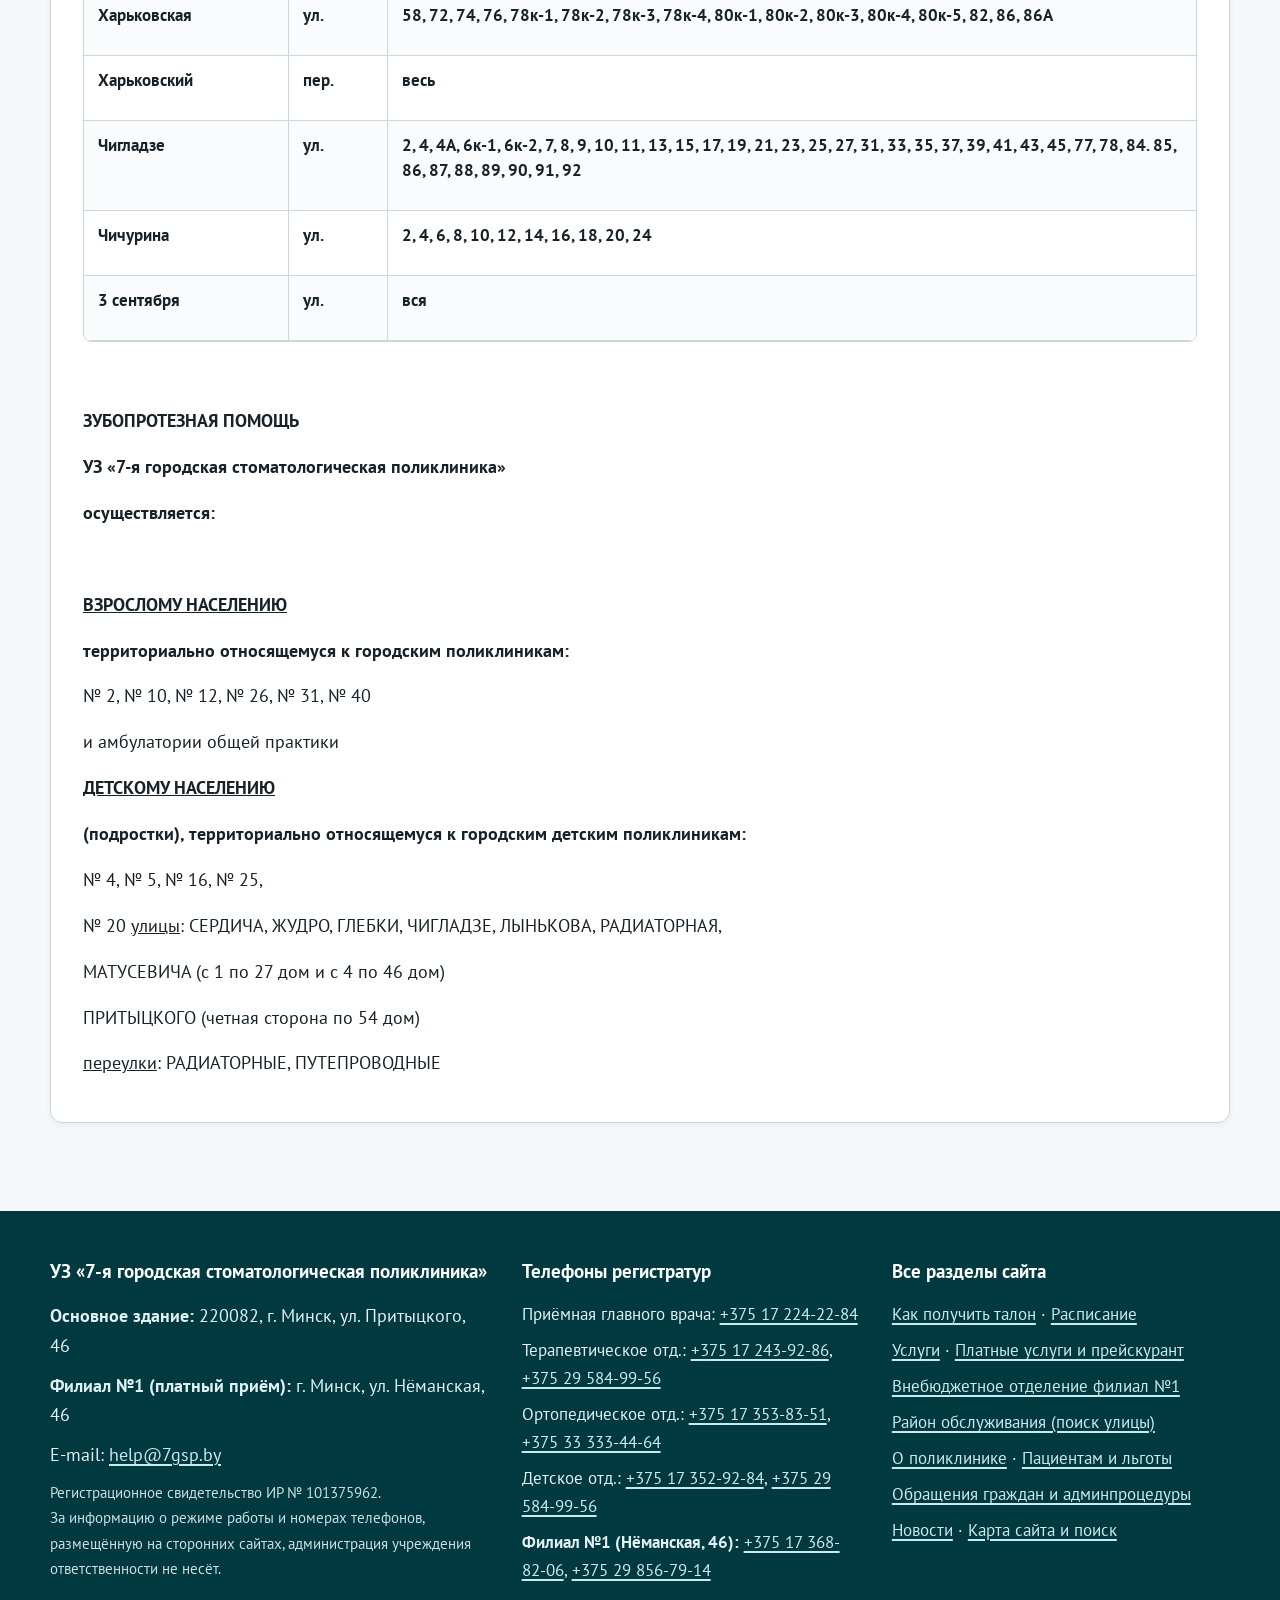
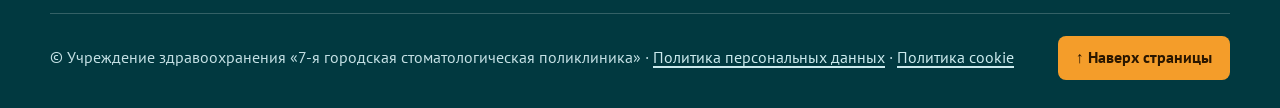
<file: district.html>
<!DOCTYPE html>
<html lang="ru" data-font="md" data-theme="default" data-images="on" data-spacing="normal">
<head>
  <meta charset="UTF-8">
  <meta name="viewport" content="width=device-width, initial-scale=1.0">
  <title>Район обслуживания — УЗ «7-я городская стоматологическая поликлиника»</title>
  <meta name="description" content="Список улиц и домов взрослого и детского населения, закреплённых за УЗ «7-я городская стоматологическая поликлиника». Быстрый поиск улицы.">
  <meta name="robots" content="noindex, nofollow">
  <link rel="preconnect" href="https://fonts.googleapis.com">
  <link rel="preconnect" href="https://fonts.gstatic.com" crossorigin>
  <link href="https://fonts.googleapis.com/css2?family=PT+Sans:wght@400;700&display=swap" rel="stylesheet">
  <link rel="stylesheet" href="assets/css/style.css">
</head>
<body id="top">
  <a class="skip-link" href="#main-content">Перейти сразу к основному содержанию</a>

  <!-- Панель «Версия для слабовидящих» -->
  <div class="a11y-panel" id="a11yPanel" role="region" aria-label="Настройки версии для слабовидящих">
    <div class="container a11y-inner">
      <div class="a11y-group">
        <span class="a11y-label">Размер шрифта:</span>
        <button type="button" class="a11y-btn" data-a11y-font="md" aria-pressed="true">А (обычный)</button>
        <button type="button" class="a11y-btn" data-a11y-font="lg" aria-pressed="false">А+ (крупный)</button>
        <button type="button" class="a11y-btn" data-a11y-font="xl" aria-pressed="false">А++ (очень крупный)</button>
      </div>
      <div class="a11y-group">
        <span class="a11y-label">Цвет фона:</span>
        <button type="button" class="a11y-btn" data-a11y-theme="default" aria-pressed="true">Обычный</button>
        <button type="button" class="a11y-btn a11y-btn--bw" data-a11y-theme="bw" aria-pressed="false">Чёрным по белому</button>
        <button type="button" class="a11y-btn a11y-btn--wb" data-a11y-theme="wb" aria-pressed="false">Белым по чёрному</button>
        <button type="button" class="a11y-btn a11y-btn--blue" data-a11y-theme="blue" aria-pressed="false">Синим по голубому</button>
      </div>
      <div class="a11y-group">
        <span class="a11y-label">Фото:</span>
        <button type="button" class="a11y-btn" data-a11y-images="on" aria-pressed="true">Показать</button>
        <button type="button" class="a11y-btn" data-a11y-images="off" aria-pressed="false">Скрыть</button>
      </div>
      <div class="a11y-group">
        <span class="a11y-label">Интервал:</span>
        <button type="button" class="a11y-btn" data-a11y-spacing="normal" aria-pressed="true">Обычный</button>
        <button type="button" class="a11y-btn" data-a11y-spacing="wide" aria-pressed="false">Широкий</button>
      </div>
      <button type="button" class="a11y-btn a11y-btn--reset" id="a11yReset">Вернуть обычный вид</button>
    </div>
  </div>

  <!-- Верхняя служебная полоса -->
  <div class="top-bar">
    <div class="container top-bar__inner">
      <div class="top-bar__hours">
        <span aria-hidden="true">🕒</span>
        <span data-i18n="top_hours">Пн–Пт: регистратура 7:30–21:00, врачи 8:00–21:00 · Сб: 9:00–15:00 · Вс: выходной</span>
      </div>
      <div class="top-bar__actions">
        <button type="button" class="btn-a11y-toggle" id="a11yToggle" aria-expanded="false" aria-controls="a11yPanel">
          <span aria-hidden="true">👁</span>
          <span data-i18n="a11y_btn">Версия для слабовидящих</span>
        </button>
        <div class="lang-switch" role="group" aria-label="Выбор языка интерфейса">
          <button type="button" class="lang-btn" data-lang="ru" aria-pressed="true">РУС</button>
          <button type="button" class="lang-btn" data-lang="be" aria-pressed="false">БЕЛ</button>
          <button type="button" class="lang-btn" data-lang="en" aria-pressed="false">ENG</button>
        </div>
      </div>
    </div>
  </div>

  <!-- Основная шапка сайта -->
  <header class="site-header">
    <div class="container site-header__inner">
      <a class="brand" href="index.html">
        <img class="brand__logo" src="assets/img/logo.png" alt="Эмблема 7-й городской стоматологической поликлиники" width="74" height="74">
        <span>
          <span class="brand__eyebrow" data-i18n="eyebrow">Учреждение здравоохранения · г. Минск</span>
          <span class="brand__title" data-i18n="brand_title">7-я городская стоматологическая поликлиника</span>
          <span class="brand__addresses">ул. Притыцкого, 46 · Филиал №1: ул. Нёманская, 46</span>
        </span>
      </a>
      <div class="header-cta">
        <a class="btn btn--primary" href="https://7gsp.medtalon.by" target="_blank" rel="noopener">
          <span aria-hidden="true">📅</span>
          <span data-i18n="cta_talon">Заказать талон онлайн</span>
        </a>
        <a class="btn btn--outline" href="contacts.html">
          <span aria-hidden="true">☎</span>
          <span data-i18n="cta_phones">Телефоны</span>
        </a>
      </div>
    </div>
  </header>

  <!-- Главное меню -->
  <nav class="site-nav" aria-label="Основное меню">
    <div class="container site-nav__inner">
      <button type="button" class="nav-mobile-toggle" id="navMobileToggle" aria-expanded="false" aria-controls="navList">
        <span>☰ Меню разделов сайта</span>
        <span aria-hidden="true">▾</span>
      </button>
      <ul class="nav-list" id="navList">
        <li><a class="nav-link" href="index.html" data-i18n="nav_home">Главная</a></li><li><a class="nav-link" href="talon.html" data-i18n="nav_talon">Как получить талон</a></li><li><a class="nav-link" href="schedule.html" data-i18n="nav_schedule">Расписание</a></li><li><a class="nav-link" href="services.html" data-i18n="nav_services">Услуги</a></li><li><a class="nav-link" href="paid.html" data-i18n="nav_paid">Платные услуги</a></li><li><a class="nav-link" href="filial-1.html" data-i18n="nav_filial">Филиал №1</a></li><li><a class="nav-link" href="district.html" aria-current="page" data-i18n="nav_district">Район обслуживания</a></li><li><a class="nav-link" href="contacts.html" data-i18n="nav_contacts">Контакты</a></li>
        <li class="nav-more-wrap">
          <button type="button" class="nav-more-btn" id="navMoreBtn" aria-expanded="false" aria-controls="navMoreMenu" data-i18n="nav_more">Ещё разделы ▾</button>
          <ul class="nav-dropdown" id="navMoreMenu">
            <li><a href="about.html">О поликлинике (администрация, режим, история, вакансии)</a></li><li><a href="patients.html">Пациентам (закрепление, правила, льготы, помощь инвалидам)</a></li><li><a href="appeals.html">Обращения граждан и административные процедуры</a></li><li><a href="news.html">Новости и полезная информация</a></li><li><a href="sitemap.html">Карта сайта и поиск по разделам</a></li>
          </ul>
        </li>
      </ul>
    </div>
  </nav>

  
  <section class="page-banner">
    <div class="container">
      <nav aria-label="Путь по сайту">
        <ol class="breadcrumbs"><li><a href="index.html">Главная</a></li><li aria-current="page">Район обслуживания поликлиники</li></ol>
      </nav>
      <div class="page-banner__row">
        <div>
          <h1>Район обслуживания поликлиники</h1>
          <p>Проверьте за пару секунд, относится ли ваш дом к нашей поликлинике (отдельно для взрослого и детского населения).</p>
        </div>
        <button type="button" class="btn-print" data-print>🖨 Распечатать страницу</button>
      </div>
    </div>
  </section>

  <main id="main-content">
    
  <div class="page-main">
    <div class="container">
      <div class="search-box">
        <label for="districtSearch">🔍 Быстрая проверка: введите название вашей улицы</label>
        <div class="search-box__row">
          <input class="search-input" type="search" id="districtSearch"
            placeholder="Например: Притыцкого, Глебки, Жудро, Пушкина, Кунцевщина..."
            data-table-filter="#districtTables"
            data-status-id="districtStatus"
            data-clear-id="districtClear">
          <button type="button" class="btn btn--outline" id="districtClear">Очистить поиск</button>
        </div>
        <p class="search-status" id="districtStatus" role="status" aria-live="polite"></p>
      </div>

      <div class="callout" style="margin-top:0">
        <h3>Если вашей улицы нет в списке</h3>
        <p>Вы можете <a href="patients.html#attachment">закрепиться на обслуживание по заявлению</a> либо обратиться в платный <a href="filial-1.html">Филиал №1 на ул. Нёманская, 46</a> (принимает всех взрослых пациентов независимо от прописки).</p>
      </div>

      <article class="content-card prose" id="districtTables">
        <div>
  <div><p><strong>РАЙОН ОБСЛУЖИВАНИЯ</strong></p>
<p><strong>УЗ &laquo;7-я ГОРОДСКАЯ СТОМАТОЛОГИЧЕСКАЯ ПОЛИКЛИНИКА&raquo;</strong></p>
<p><strong><u>ВЗРОСЛОЕ НАСЕЛЕНИЕ</u></strong></p>
<p><strong><u>&nbsp;</u></strong></p>
<div class="table-wrap"><table>
<thead><tr><th>Улица / проспект</th><th>Тип</th><th>Номера домов</th></tr></thead>
<tbody>
<tr>
<td>
<p><strong>Глебки</strong></p>
</td>
<td>
<p><strong>ул.</strong></p>
</td>
<td>
<p><strong>4, 8, 12, 18, 20, 22, 24, 26, 28, 32, 34, 36, 38, 42, 44, 48, 58, 64, 70, 72, 74, 76, 80, 82, 84, 88, 90, 92, 94, 96, 98, 108, 110, 112, 114, 126</strong></p>
</td>
</tr>
<tr>
<td>
<p><strong>Жудро</strong></p>
</td>
<td>
<p><strong>ул.</strong></p>
</td>
<td>
<p><strong>3, 4, 5, 6, 7, 9, 11, 12, 13, 14, 16, 17к-1, 17к-2, 18, 19, 20, 21, 22, 23, 26, 28, 29, 30, 31, 32, 33, 35, 37, 39, 45, 47, 49, 51, 53, 57, 59, 61, 67, 69, 71. 79, 81, 85, 87, 89</strong></p>
</td>
</tr>
<tr>
<td>
<p><strong>Лещинского</strong></p>
</td>
<td>
<p><strong>ул.</strong></p>
</td>
<td>
<p><strong>3, 5, 7, 11, 13, 15, 17, 23, 25, 27, 29, 31к-1, 31к-2, 31к3, 33к-1, 33к-2, 35, 37, 39, 41, 43, 45, 47, 49, 51, 53, 55</strong></p>
</td>
</tr>
<tr>
<td>
<p><strong>Лынькова</strong></p>
</td>
<td>
<p><strong>ул.</strong></p>
</td>
<td>
<p><strong>3, 5, 5А, 7, 9, 11, 13, 15, 15А, 15Б, 15В, 15Г, 17, 17А, 21, 23, 23А, 23Б, 23В, 23Г, 23Д, 25, 29к-1, 29к-2, 29к-3, 31, 41, 43, 45, 47, 49, 51, 55, 57, 59, 61, 65, 67, 71, 75, 79, 79А, 83, 85к-1, 85к-2, 85к-3, 85к-4, 85к-5, 87к-1, 87к-2, 89, 91, 93, 97, 99к-1, 99к-2,&nbsp;99к-3,&nbsp;99к-4,&nbsp;99к-5, 99В, 101к-1,&nbsp;101к-2,&nbsp;101к-3, 105, 107, 109к-1,&nbsp;109к-2, 111, 113, 117</strong></p>
</td>
</tr>
<tr>
<td>
<p><strong>Матусевича</strong></p>
</td>
<td>
<p><strong>ул.</strong></p>
</td>
<td>
<p><strong>1, 3, 4к-1, 4к-2, 4к-3, 6, 7, 8, 9, 11, 14, 16, 19, 21, 25, 27, 30, 32, 36к-1, 36к-2, 38, 40, 44, 46</strong></p>
</td>
</tr>
<tr>
<td>
<p><strong>Ольшевского</strong></p>
</td>
<td>
<p><strong>ул.</strong></p>
</td>
<td>
<p><strong>28, 30, 32, 33к-1, 33к-2, 34, 37к-1, 37к-2, 41, 47, 49, 51, 53, 55, 69, 71, 73, 74, 75, 76, 77, 78, 82</strong></p>
</td>
</tr>
<tr>
<td>
<p><strong>Притыцкого</strong></p>
</td>
<td>
<p><strong>ул.</strong></p>
</td>
<td>
<p><strong>18к-2, 18к-3, 18к-4, 20, 22, 24, 26, 32, 36, 38, 40, 42, 44, 46, 48, 52, 54,&nbsp;</strong><strong>72, 78, 80, 84, 86 &nbsp;&nbsp;</strong></p>
</td>
</tr>
<tr>
<td>
<p><strong>Путепроводный</strong></p>
</td>
<td>
<p><strong>1-й пер.</strong></p>
</td>
<td>
<p><strong>11, 13, 15, 19, 21, 23, 25, 27, 28, 29, 30, 31</strong></p>
</td>
</tr>
<tr>
<td>
<p><strong>Путепроводный</strong></p>
</td>
<td>
<p><strong>2-й пер.</strong></p>
</td>
<td><strong>1, 2, 3, 4, 5, 6, 7, 8, 9, 10, 11, 12, 13, 14, 15, 16, 17, 18, 19, 20, 22</strong></td>
</tr>
<tr>
<td>
<p><strong>Путепроводный</strong></p>
</td>
<td>
<p><strong>3-й пер.</strong></p>
</td>
<td>
<p><strong>5, 6, 7, 8, 9, 10, 11, 13, 14, 15, 16, 17, 18, 19, 20, 22, 24</strong></p>
</td>
</tr>
<tr>
<td>
<p><strong>Путепроводный</strong></p>
</td>
<td>
<p><strong>4-й пер.</strong></p>
</td>
<td>
<p><strong>2, </strong><strong>4, 5, 6, 7, 8, 9, 10, 11, 12, 13, 14, 15, 16, 17, 18, 19</strong></p>
</td>
</tr>
<tr>
<td>
<p><strong>Путепроводный</strong></p>
</td>
<td>
<p><strong>5-й пер.</strong></p>
</td>
<td><strong>1, 2, 3, 5, 6, 7, 9, 10, 11, 12, 13, 14, 15, 16, 17, 18</strong></td>
</tr>
<tr>
<td>
<p><strong>Путепроводный</strong></p>
</td>
<td>
<p><strong>6-й пер.</strong></p>
</td>
<td><strong>3, 7, 13, 15, 18, 19, 25</strong></td>
</tr>
<tr>
<td>
<p><strong>Путепроводный</strong></p>
</td>
<td>
<p><strong>7-й пер.</strong></p>
</td>
<td><strong>3, 5, 6, 7, 8, 9, 10, 12, 14</strong></td>
</tr>
<tr>
<td>
<p><strong>Путепроводный</strong></p>
</td>
<td>
<p><strong>8-й пер.</strong></p>
</td>
<td><strong>1, 3, 11, 13, 15, 17, 19</strong></td>
</tr>
<tr>
<td>
<p><strong>Пушкина</strong></p>
</td>
<td>
<p><strong>пр.</strong></p>
</td>
<td>
<p><strong>36, 38, 40к-1, 40к-2, 40к-3, 41, 43, 44, 45, 46, 47, 49, 50, 51, 52, 54, 55, 56, 58, 59, 61, 62, 63, 64, 66, 67, 69, 71, 75, 77, 79, 81, 83, 85, 87, 89, 91, 93</strong></p>
</td>
</tr>
<tr>
<td>
<p><strong>Радиаторная</strong></p>
</td>
<td>
<p><strong>ул.</strong></p>
</td>
<td>
<p><strong>36, 38, 44, 48, 50, 52, 54, 56, 58, 60, 64, 66, 68, 78, 80, 82, 84, 86, 88, 90, 92, 96, 98, 102, 104, 106, 108, 110, 112, 114, 116, 118, 122, 124</strong></p>
</td>
</tr>
<tr>
<td>
<p><strong>Радиаторный</strong></p>
</td>
<td>
<p><strong>1-й пер.</strong></p>
</td>
<td>
<p><strong>1, 2, 3, 4, 5, 6, 8, 9, 10, 11, 12, 13, 14, 15, 16, 18, 19, 20,&nbsp;</strong><strong>22, 23, 24, 30, 38, 40, 42, 43, 44, 46, 49, 58, 59, 65, 66, 67, 68, 69, 70, 71, 72, 73, 74, 75, 77, 79, 80, 83, 84, 86, 87, 89, 90, 92, 93, 96, 97, 98, 99, 100, 101, 102, 103, 104, 105, 106, 107, 108, 109, 110, 111, 112, 113, 114, 116, 118</strong></p>
</td>
</tr>
<tr>
<td>
<p><strong>&nbsp;Радиаторный</strong></p>
</td>
<td>
<p><strong>2-й пер.</strong></p>
</td>
<td>
<p><strong>&nbsp;1, 2, 3, 4, 5, 6, 7, 8, 9, 11, 12, 12А, 13, 14, 15, 16, 18, 19, 20, 21, 23, 24, 25, 26, 28, 29, 30, 32, 34, 35, 37, 43, 45, 47, 48</strong></p>
</td>
</tr>
<tr>
<td>
<p><strong>&nbsp;Радиаторный</strong></p>
</td>
<td>
<p><strong>3-й пер.&nbsp;</strong></p>
</td>
<td>
<p><strong>&nbsp;3, 5, 7, 11, 15, 16, 18, 19, 20, 22, 23, 24, 25, 26, 27, 29, 31, 33, 35, 37, 39</strong></p>
</td>
</tr>
<tr>
<td>
<p><strong>&nbsp;Радиаторный</strong></p>
</td>
<td>
<p><strong>4-й пер.</strong></p>
</td>
<td>
<p><strong>&nbsp;3, 5, 7, 9, 10, 11, 13, 15, 17, 18, 19, 20, 21, 22, 24, 25, 27, 29, 30, 31, 32, 33, 34, 37, 39, 45</strong></p>
</td>
</tr>
<tr>
<td>
<p><strong>&nbsp;Радиаторный</strong></p>
</td>
<td>
<p><strong>5-й пер.</strong></p>
</td>
<td>
<p><strong>&nbsp;4, 6, 17, 19</strong></p>
</td>
</tr>
<tr>
<td>
<p><strong>Сердича</strong></p>
</td>
<td>
<p><strong>ул.</strong></p>
</td>
<td>
<p><strong>3, 4, 6, 7, 8к-1, 8к-2, 9, 11, 13к-1, 13к-2, 13к-3, 14к-1, 14к-2, 15, 16, 17, 18к-1, 18к-2, 18к-3, 19, 22, 24, 30, 32, 34, 36, 38, 40, 42, 44, 46, 48, 50к-1, 50к-2, 52, 54, 56, 58, 60, 62, 64, 66, 70, 72, 74, 76, 78, 80, 82, 86, 88</strong></p>
</td>
</tr>
<tr>
<td>
<p><strong>Чигладзе</strong></p>
</td>
<td>
<p><strong>ул.</strong></p>
</td>
<td>
<p><strong>2, 4, 4А, 6к-1, 6к-2, 7, 8, 9, 10, 11, 13, 15, 17, 19, 21, 23, 25, 27, 31, 33, 35, 37, 39, 41, 43, 45, 77, 78, 84. 85, 86, 87, 88, 89, 90, 91, 92</strong></p>
</td>
</tr>
</tbody>
</table></div>


<p><strong><u>ДЕТСКОЕ НАСЕЛЕНИЕ</u></strong></p>

<div class="table-wrap"><table>
<thead><tr><th>Улица / проспект</th><th>Тип</th><th>Номера домов</th></tr></thead>
<tbody>
<tr>
<td>
<p><strong>Бельского</strong></p>
</td>
<td>
<p><strong>ул.</strong></p>
</td>
<td>
<p><strong>17, 19, 21, 21а, 23, 25, 27, 31, 33, 35, 37, 39к-1, 39к-2, 39к-3, 43, 47, 49, 51, 53, 55, 61, 65</strong></p>
</td>
</tr>
<tr>
<td>
<p><strong>Берута</strong></p>
</td>
<td>
<p><strong>ул.</strong></p>
</td>
<td>
<p><strong>4к-2, 4к-3, 4к-4, 6к-1, 6к-2, 6к-3, 6к-4, 7, 9к-2, 9к-3, 9к-4, 9к-5, 11а, 14, 15к-1, 15к-2, 16к-1, 16к-2, 16к-3, 17к-1, 17к-2, 17к-3, 17к-4, 18к-1, 18к-2, 20, 22к-1, 22к-2, 22к-3, 22к-4, 24к-1, 24к-2, 24к-3, 24к-4</strong></p>
</td>
</tr>
<tr>
<td>
<p><strong>Верещагина</strong></p>
</td>
<td>
<p><strong>ул.</strong></p>
</td>
<td>
<p><strong>1, 2, 3, 4, 5, 6, 7, 8, 9, 10, 11, 12, 13, 14, 15, 16, 17, 18, 19, 20, 21, 22, 23, 24, 25, 26, 27, 28, 29, 30, 31, 32, 33, 34, 35, 36, 37, 38, 39, 40, 41, 42, 43, 44, 45, 46, 47, 48, 49, 50, 51, 52, 53, 54, 55, 56, 57, 58, 59, 60, 61, 62, 63, 64, 65, 66, 67, 68, 69, 70, 71, 72, 73, 74, 75</strong></p>
</td>
</tr>
<tr>
<td>
<p><strong>Глебки</strong></p>
</td>
<td>
<p><strong>ул.</strong></p>
</td>
<td>
<p><strong>4, 8, 12, 18, 20, 22, 24, 26, 28, 32, 34, 36, 38, 42, 44, 48, 58, 64, 70, 72, 74, 76, 80, 82, 84, 88, 90, 92, 94, 96, 98, 108, 110, 112, 114, 126</strong></p>
</td>
</tr>
<tr>
<td>
<p><strong>Гусовского</strong></p>
</td>
<td>
<p><strong>ул.</strong></p>
</td>
<td>
<p><strong>1, 2, 3, 4, 5, 6, 7, 8, 9, 10, 11, 12, 13, 14, 15, 16, 17, 18, 19, 20, 21, 22, 23, 24, 25, 26, 27, 28, 29, 30, 31, 32, 33, 34, 35, 36, 37, 38, 39, 40, 41, 42, 43, 44, 45, 46, 47, 48, 49, 50, 51, 52, 53, 54, 55, 56, 57, 58, 59, 60, 61, 62, 63</strong></p>
</td>
</tr>
<tr>
<td>
<p><strong>Дунина-Марцинкевича&nbsp; </strong></p>
</td>
<td>
<p><strong>ул.</strong></p>
</td>
<td>
<p><strong>2к-1, 2к-2, 4к-1, 4к-2, 6к-1, 6к-2, 8, 10</strong></p>
</td>
</tr>
<tr>
<td>
<p><strong>Жудро</strong></p>
</td>
<td>
<p><strong>ул.</strong></p>
</td>
<td>
<p><strong>3, 4, 5, 6, 7, 9, 11, 12, 13, 14, 16, 17к-1, 17к-2, 18, 19, 20, 21, 22, 23, 26, 28, 29, 30, 31, 32, 33, 35, 37, 39, 45, 47, 49, 51, 53, 57, 59, 61, 67, 69, 71</strong></p>
</td>
</tr>
<tr>
<td>
<p><strong>Загородный </strong></p>
</td>
<td>
<p><strong>4-й пер.</strong></p>
</td>
<td>
<p><strong>1-33, 2-20, с 22, с33</strong></p>
</td>
</tr>
<tr>
<td>
<p><strong>Киреенко</strong></p>
</td>
<td>
<p><strong>ул.</strong></p>
</td>
<td>
<p><strong>3, 5, 7</strong></p>
</td>
</tr>
<tr>
<td>
<p><strong>Короткие </strong></p>
</td>
<td>
<p><strong>переулки</strong></p>
</td>
<td>
<p><strong>все</strong></p>
</td>
</tr>
<tr>
<td>
<p><strong>Лещинского</strong></p>
</td>
<td>
<p><strong>ул.</strong></p>
</td>
<td>
<p><strong>3, 5, 7, 11, 13, 15, 17, 23, 25, 27, 29, 31/1, 31/2, 31/3, 33/1, 33/2, 35, 37, 39, 41, 43, 45, 47, 49, 51, 53, 55</strong></p>
</td>
</tr>
<tr>
<td>
<p><strong>Лынькова</strong></p>
</td>
<td>
<p><strong>ул.</strong></p>
</td>
<td>
<p><strong>3, 5, 5А, 7, 9, 11, 13, 15, 15А, 15Б, 15В, 15Г, 17,17А, 21, 23, 23А, 23Б, 23В, 23Г, 23Д, 25, 29к-1, 29к-2, 29к-3, 31, 41, 43, 45, 47, 49, 51, 55, 57, 59, 61, 65,67,71,75, 79, 79А, 83, 85к-1, 85к-2, 85к-3, 85к-4, 85к-5, 87к-1, 87к-2, 89, 91, 93, 97, 99к-1, 99к-2, 99к-3, 99к-4, 99к-5, 99В, 101к-1, 101к-2, 101к-3, 105, 107, 109к-1, 109к-2, 111, 113,117</strong></p>
</td>
</tr>
<tr>
<td>
<p><strong>Мавра&nbsp;&nbsp;&nbsp;&nbsp;&nbsp;&nbsp;&nbsp; </strong></p>
</td>
<td>
<p><strong>ул.</strong></p>
</td>
<td>
<p><strong>9, 11, 12, 13, 15, 16к-1, 16к-2, 17, 18к-1, 18к-2, 18к-3, 19, 20, 21, 22, 23, 24, 25, 26, 27, 28, 29, 30, 31, 32, 33, 34, 36, 38, 42, 44, 46, 48, 50, 52, 54, 56, 60, 62, 64, 64а, 66, 68А, 68Б, 68В, 70</strong></p>
</td>
</tr>
<tr>
<td>
<p><strong>Матусевича&nbsp;&nbsp;&nbsp;&nbsp;&nbsp;&nbsp;&nbsp;&nbsp;&nbsp;&nbsp;&nbsp;&nbsp;&nbsp;&nbsp;&nbsp;&nbsp;&nbsp;&nbsp;&nbsp;&nbsp;&nbsp;&nbsp; </strong></p>
</td>
<td>
<p><strong>ул.</strong></p>
</td>
<td>
<p><strong>1, 3, 4к-1, 4к-2, 4к-3, 6, 7, 8, 9, 11, 14, 16, 19, 21, 25, 27, 30, 32, 36к-1, 36к-2, 38, 40, 44, 46</strong></p>
</td>
</tr>
<tr>
<td>
<p><strong>Медвежино</strong></p>
</td>
<td>
<p><strong>дер.</strong></p>
</td>
<td>
<p><strong>вся</strong></p>
</td>
</tr>
<tr>
<td>
<p><strong>Одоевского</strong></p>
</td>
<td>
<p><strong>ул.</strong></p>
</td>
<td>
<p><strong>16к-1, 16к-2, 16к-3, 18к-1, 18к-2, 18к-3, 20к-1, 20к-2, 22, 23, 25, 35, 37, 38, 40, 42, 44, 46к-1, 46к-2, 48, 52, 54, 55, 54а, 56, 59, 61, 63, 65, 67, 69, 70, 71, 73, 75, 81, 83к-1, 83к-2, 85, 87, 93, 95, 99, 103, 101а, 105, 107, 109, 115А, 115Б, 115В</strong></p>
</td>
</tr>
<tr>
<td>
<p><strong>Одоевского</strong></p>
</td>
<td>
<p><strong>пер.</strong></p>
</td>
<td>
<p><strong>частный сектор</strong></p>
</td>
</tr>
<tr>
<td>
<p><strong>Пинская</strong></p>
</td>
<td>
<p><strong>ул.</strong></p>
</td>
<td>
<p><strong>16, 21, 23</strong></p>
</td>
</tr>
<tr>
<td>
<p><strong>Полоцкой Ефросиньи</strong></p>
</td>
<td>
<p><strong>ул.</strong></p>
</td>
<td>
<p><strong>вся</strong></p>
</td>
</tr>
<tr>
<td>
<p><strong>Пономаренко</strong></p>
</td>
<td>
<p><strong>ул.</strong></p>
</td>
<td>
<p><strong>14, 16, 18, 20, 22, 24, 28, 32, 34, 40, 44, 48, 50, 52, 54, 56, 58, 60, 62</strong></p>
</td>
</tr>
<tr>
<td>
<p><strong>Притыцкого&nbsp;&nbsp;&nbsp;&nbsp;&nbsp;&nbsp;&nbsp;&nbsp;&nbsp;&nbsp;&nbsp;&nbsp;&nbsp;&nbsp;&nbsp;&nbsp;&nbsp;&nbsp;&nbsp; </strong></p>
</td>
<td>
<p><strong>ул.</strong></p>
</td>
<td>
<p><strong>3, 17, 18к-2, 18к-3, 18к-4, 19, 20, 22, 24, 26, 32, 36, 38, 39, 40, 41, 42, 43, 44, 45, 46, 47, 48, 49, 51, 52, 54, 72, 78, 80, 84, 86</strong></p>
</td>
</tr>
<tr>
<td>
<p><strong>Путепроводный</strong></p>
</td>
<td>
<p><strong>1-й пер.</strong></p>
</td>
<td>
<p><strong>11, 13, 15, 19, 21, 23, 25, 27, 28, 29, 30, 31</strong></p>
</td>
</tr>
<tr>
<td>
<p><strong>Путепроводный</strong></p>
</td>
<td>
<p><strong>2-й пер.</strong></p>
</td>
<td>
<p><strong>1, 2, 3, 4, 5, 6, 7, 8, 9, 10, 11, 12, 13, 14, 15, 16, 17, 18, 19, 20, 22</strong></p>
</td>
</tr>
<tr>
<td>
<p><strong>Путепроводный</strong></p>
</td>
<td>
<p><strong>3-й пер.</strong></p>
</td>
<td>
<p><strong>5, 6, 7, 8, 9, 10, 11, 13, 14, 15, 16, 17, 18, 19, 20, 22, 24</strong></p>
</td>
</tr>
<tr>
<td>
<p><strong>Путепроводный</strong></p>
</td>
<td>
<p><strong>4-й пер.</strong></p>
</td>
<td>
<p><strong>2, 4, 5, 6, 7, 8, 9, 10, 11, 12, 13, 14, 15, 16, 17, 18, 19</strong></p>
</td>
</tr>
<tr>
<td>
<p><strong>Путепроводный</strong></p>
</td>
<td>
<p><strong>5-й пер.</strong></p>
</td>
<td>
<p><strong>1, 2, 3, 5, 6, 7, 9, 10, 11, 12, 13, 14, 15, 16, 17, 18<br /></strong></p>
</td>
</tr>
<tr>
<td>
<p><strong>Путепроводный</strong></p>
</td>
<td>
<p><strong>6-й пер.</strong></p>
</td>
<td>
<p><strong>3, 7, 13, 15, 18, 19, 25</strong></p>
</td>
</tr>
<tr>
<td>
<p><strong>Путепроводный</strong></p>
</td>
<td>
<p><strong>7-й пер.</strong></p>
</td>
<td>
<p><strong>3, 5, 6, 7, 8, 9, 10, 12, 14</strong></p>
</td>
</tr>
<tr>
<td>
<p><strong>Путепроводный</strong></p>
</td>
<td>
<p><strong>8-й пер.</strong></p>
</td>
<td>
<p><strong>1, 3, 11, 13, 15, 17, 19</strong></p>
</td>
</tr>
<tr>
<td>
<p><strong>Пушкина</strong></p>
</td>
<td>
<p><strong>пр.</strong></p>
</td>
<td>
<p><strong>1, 3, 5, 7, 8, 9, 13, 14, 15, 19, 20, 21, 22, 23, 24, 25, 27, 29, 30, 32, 33, 34</strong></p>
</td>
</tr>
<tr>
<td>
<p><strong>Радиаторная</strong></p>
</td>
<td>
<p><strong>ул.&nbsp;</strong></p>
</td>
<td>
<p><strong>36, 38, 44, 48, 50, 52, 54, 56, 58, 60, 64, 66, 68, 78, 80, 82, 84, 86, 88, 90, 92, 96, 98, 102, 104, 106, 108, 110, 112, 114, 116, 118, 122, 124</strong></p>
</td>
</tr>
<tr>
<td>
<p><strong>Радиаторный</strong></p>
</td>
<td>
<p><strong>1-й пер.</strong></p>
</td>
<td>
<p><strong>1, 2, 3, 4, 5, 6, 8, 9, 10, 11, 12, 13, 14, 15, 16, 18, 19, 20,&nbsp;22, 23, 24, 30, 38, 40, 42, 43, 44, 46, 49, 58, 59, 65, 66, 67, 68, 69, 70, 71, 72, 73, 74, 75, 77, 79, 80, 83, 84, 86, 87, 89, 90, 92, 93, 96, 97, 98, 99, 100, 101, 102, 103, 104, 105, 106, 107, 108, 109, 110, 111, 112, 113, 114, 116, 118</strong></p>
</td>
</tr>
<tr>
<td>
<p><strong>Радиаторный</strong></p>
</td>
<td>
<p><strong>2-й пер.</strong></p>
</td>
<td>
<p><strong>&nbsp;1, 2, 3, 4, 5, 6, 7, 8, 9, 11, 12, 12А, 13, 14, 15, 16, 18, 19, 20, 21, 23, 24, 25, 26, 28, 29, 30, 32, 34, 35, 37, 43, 45, 47, 48</strong></p>
</td>
</tr>
<tr>
<td>
<p><strong>Радиаторный</strong></p>
</td>
<td>
<p><strong>3-й пер.</strong></p>
</td>
<td>
<p><strong>3, 5, 7, 11, 15, 16, 18, 19, 20, 22, 23, 24, 25, 26, 27, 29, 31, 33, 35, 37, 39</strong></p>
</td>
</tr>
<tr>
<td>
<p><strong>Радиаторный</strong></p>
</td>
<td>
<p><strong>4-й пер.</strong></p>
</td>
<td>
<p><strong>3, 5, 7, 9, 10, 11, 13, 15, 17, 18, 19, 20, 21, 22, 24, 25, 27, 29, 30, 31, 32, 33, 34, 37, 39, 45</strong></p>
</td>
</tr>
<tr>
<td>
<p><strong>Радиаторный</strong></p>
</td>
<td>
<p><strong>5-й пер.</strong></p>
</td>
<td>
<p><strong>4, 6, 17, 19</strong></p>
</td>
</tr>
<tr>
<td>
<p><strong>Сердича</strong></p>
</td>
<td>
<p><strong>ул.</strong></p>
</td>
<td>
<p><strong>3, 4, 6, 7, 8к-1, 8к-2, 9, 11, 13к-1, 13к-2, 13к-3, 14к-1, 14к-2, 15, 16, 17, 18к-1, 18к-2, 18к-3, 19, 22, 24, 30, 32, 34, 36, 38, 40, 42, 44, 46, 48, 50к-1, 50к-2, 52, 54, 56, 58, 60, 62, 64, 66, 70, 72, 74, 76, 78, 80, 82, 86, 88</strong></p>
</td>
</tr>
<tr>
<td>
<p><strong>Силикатные </strong></p>
</td>
<td>
<p><strong>переулки</strong></p>
</td>
<td>
<p><strong>все</strong></p>
</td>
</tr>
<tr>
<td>
<p><strong>Снежный </strong></p>
</td>
<td>
<p><strong>пер.</strong></p>
</td>
<td>
<p><strong>весь</strong></p>
</td>
</tr>
<tr>
<td>
<p><strong>Харьковская</strong></p>
</td>
<td>
<p><strong>ул.</strong></p>
</td>
<td>
<p><strong>58, 72, 74, 76, 78к-1,&nbsp;78к-2,&nbsp;78к-3,&nbsp;78к-4, 80к-1,&nbsp;80к-2,&nbsp;80к-3,&nbsp;80к-4,&nbsp;80к-5, 82, 86, 86А</strong></p>
</td>
</tr>
<tr>
<td>
<p><strong>Харьковский</strong></p>
</td>
<td>
<p><strong>пер.</strong></p>
</td>
<td>
<p><strong>весь</strong></p>
</td>
</tr>
<tr>
<td>
<p><strong>Чигладзе</strong></p>
</td>
<td>
<p><strong>ул.</strong></p>
</td>
<td>
<p><strong>2, 4, 4А, 6к-1, 6к-2, 7, 8, 9, 10, 11, 13, 15, 17, 19, 21, 23, 25, 27, 31, 33, 35, 37, 39, 41, 43, 45, 77, 78, 84. 85, 86, 87, 88, 89, 90, 91, 92</strong></p>
</td>
</tr>
<tr>
<td>
<p><strong>Чичурина</strong></p>
</td>
<td>
<p><strong>ул.</strong></p>
</td>
<td>
<p><strong>2, 4, 6, 8, 10, 12, 14, 16, 18, 20, 24</strong></p>
</td>
</tr>
<tr>
<td>
<p><strong>3 сентября</strong></p>
</td>
<td>
<p><strong>ул.</strong></p>
</td>
<td>
<p><strong>вся</strong></p>
</td>
</tr>
</tbody>
</table></div>
<p><strong>&nbsp;</strong></p>
<p><strong>ЗУБОПРОТЕЗНАЯ ПОМОЩЬ</strong></p>
<p><strong>УЗ &laquo;7-я городская стоматологическая поликлиника&raquo;</strong></p>
<p><strong>осуществляется:</strong></p>
<p><strong>&nbsp;</strong></p>
<p><strong><u>ВЗРОСЛОМУ НАСЕЛЕНИЮ</u></strong></p>
<p><strong>территориально относящемуся к городским поликлиникам:</strong></p>
<p>№ 2, № 10, № 12, № 26, № 31, № 40</p>
<p>и амбулатории общей практики</p>


<p><strong><u>ДЕТСКОМУ НАСЕЛЕНИЮ</u></strong></p>
<p><strong>(подростки), территориально относящемуся к городским детским поликлиникам:</strong></p>

<p>№ 4, № 5, № 16, № 25,</p>
<p>№ 20 <u>улицы</u>: СЕРДИЧА, ЖУДРО, ГЛЕБКИ, ЧИГЛАДЗЕ, ЛЫНЬКОВА, РАДИАТОРНАЯ, </p>
<p>МАТУСЕВИЧА (с 1 по 27 дом и с 4 по 46 дом)</p>
<p>ПРИТЫЦКОГО (четная сторона по 54 дом)</p>
<p><u>переулки</u>: РАДИАТОРНЫЕ, ПУТЕПРОВОДНЫЕ</p></div>
</div>																														</div>
      </article>
    </div>
  </div>

  </main>

  <!-- Подвал -->
  <footer class="site-footer">
    <div class="container">
      <div class="footer-grid">
        <div>
          <h2 class="footer-title">УЗ «7-я городская стоматологическая поликлиника»</h2>
          <p style="margin:0 0 10px"><strong>Основное здание:</strong> 220082, г. Минск, ул. Притыцкого, 46</p>
          <p style="margin:0 0 10px"><strong>Филиал №1 (платный приём):</strong> г. Минск, ул. Нёманская, 46</p>
          <p style="margin:0 0 10px">E-mail: <a href="mailto:help@7gsp.by">help@7gsp.by</a></p>
          <p style="margin:0;font-size:0.86rem;opacity:0.9">Регистрационное свидетельство ИР № 101375962.<br>За информацию о режиме работы и номерах телефонов, размещённую на сторонних сайтах, администрация учреждения ответственности не несёт.</p>
        </div>

        <div>
          <h2 class="footer-title">Телефоны регистратур</h2>
          <ul class="footer-links">
            <li>Приёмная главного врача: <a href="tel:+375172242284">+375 17 224-22-84</a></li>
            <li>Терапевтическое отд.: <a href="tel:+375172439286">+375 17 243-92-86</a>, <a href="tel:+375295849956">+375 29 584-99-56</a></li>
            <li>Ортопедическое отд.: <a href="tel:+375173538351">+375 17 353-83-51</a>, <a href="tel:+375333334464">+375 33 333-44-64</a></li>
            <li>Детское отд.: <a href="tel:+375173529284">+375 17 352-92-84</a>, <a href="tel:+375295849956">+375 29 584-99-56</a></li>
            <li><strong>Филиал №1 (Нёманская, 46):</strong> <a href="tel:+375173688206">+375 17 368-82-06</a>, <a href="tel:+375298567914">+375 29 856-79-14</a></li>
          </ul>
        </div>

        <div>
          <h2 class="footer-title">Все разделы сайта</h2>
          <ul class="footer-links">
            <li><a href="talon.html">Как получить талон</a> · <a href="schedule.html">Расписание</a></li>
            <li><a href="services.html">Услуги</a> · <a href="paid.html">Платные услуги и прейскурант</a></li>
            <li><a href="filial-1.html">Внебюджетное отделение филиал №1</a></li>
            <li><a href="district.html">Район обслуживания (поиск улицы)</a></li>
            <li><a href="about.html">О поликлинике</a> · <a href="patients.html">Пациентам и льготы</a></li>
            <li><a href="appeals.html">Обращения граждан и админпроцедуры</a></li>
            <li><a href="news.html">Новости</a> · <a href="sitemap.html">Карта сайта и поиск</a></li>
          </ul>
        </div>
      </div>

      <div class="footer-bottom">
        <div>
          © Учреждение здравоохранения «7-я городская стоматологическая поликлиника» ·
          <a href="https://7gsp.by/информация/политика-обработки-персональных-данных" target="_blank" rel="noopener">Политика персональных данных</a> ·
          <a href="https://7gsp.by/информация/политика-в-отношении-обработки-cookie" target="_blank" rel="noopener">Политика cookie</a>
        </div>
        <a class="btn-top" href="#top">↑ Наверх страницы</a>
      </div>
    </div>
  </footer>

  <script src="assets/js/site.js"></script>
</body>
</html>
</file>
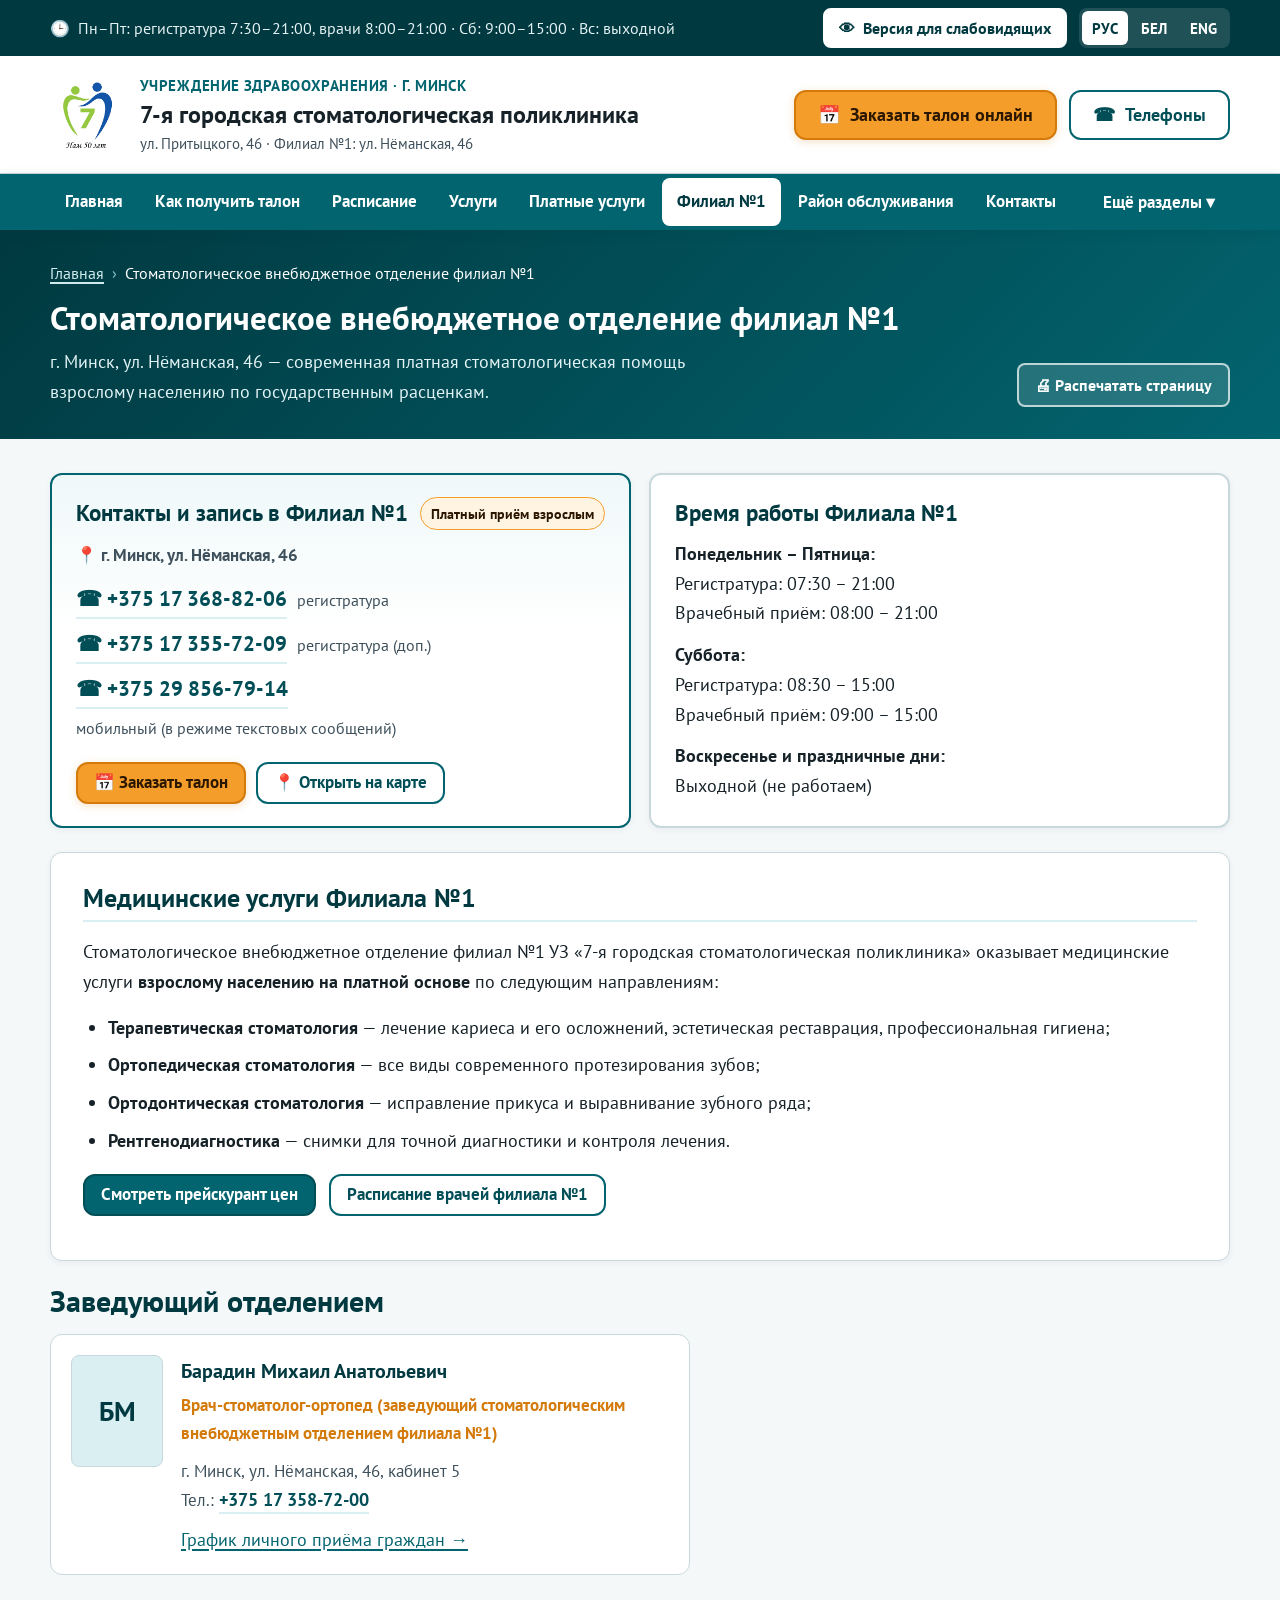
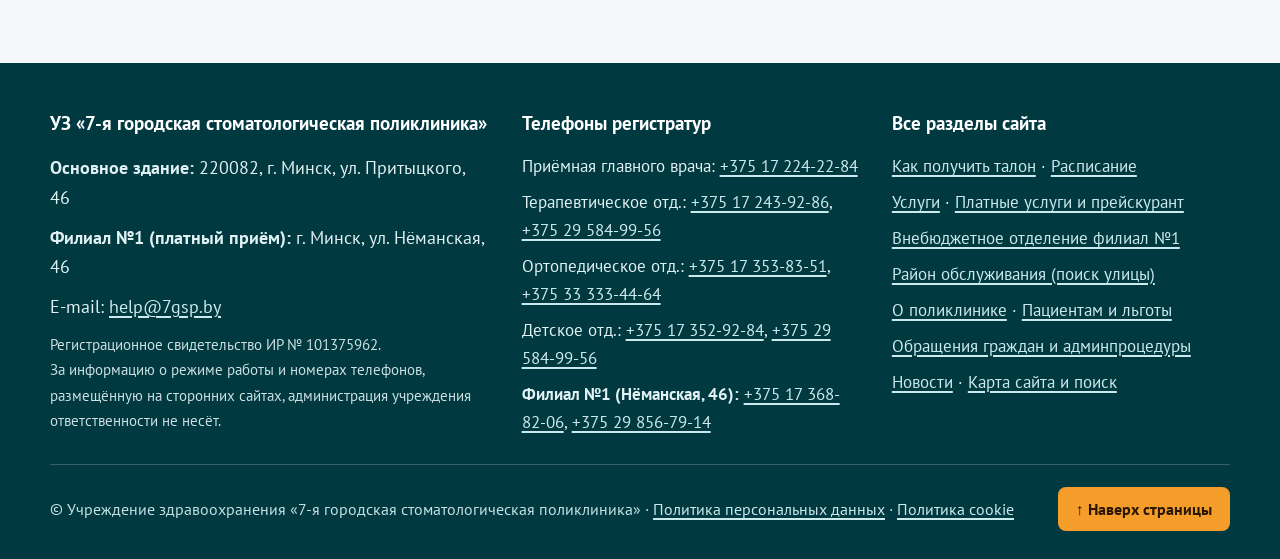
<file: filial-1.html>
<!DOCTYPE html>
<html lang="ru" data-font="md" data-theme="default" data-images="on" data-spacing="normal">
<head>
  <meta charset="UTF-8">
  <meta name="viewport" content="width=device-width, initial-scale=1.0">
  <title>Стоматологическое внебюджетное отделение филиал №1 — УЗ «7-я городская стоматологическая поликлиника»</title>
  <meta name="description" content="Филиал №1 УЗ «7-я городская стоматологическая поликлиника» по адресу г. Минск, ул. Нёманская, 46. Телефоны, режим работы, услуги и заведующий.">
  <meta name="robots" content="noindex, nofollow">
  <link rel="preconnect" href="https://fonts.googleapis.com">
  <link rel="preconnect" href="https://fonts.gstatic.com" crossorigin>
  <link href="https://fonts.googleapis.com/css2?family=PT+Sans:wght@400;700&display=swap" rel="stylesheet">
  <link rel="stylesheet" href="assets/css/style.css">
</head>
<body id="top">
  <a class="skip-link" href="#main-content">Перейти сразу к основному содержанию</a>

  <!-- Панель «Версия для слабовидящих» -->
  <div class="a11y-panel" id="a11yPanel" role="region" aria-label="Настройки версии для слабовидящих">
    <div class="container a11y-inner">
      <div class="a11y-group">
        <span class="a11y-label">Размер шрифта:</span>
        <button type="button" class="a11y-btn" data-a11y-font="md" aria-pressed="true">А (обычный)</button>
        <button type="button" class="a11y-btn" data-a11y-font="lg" aria-pressed="false">А+ (крупный)</button>
        <button type="button" class="a11y-btn" data-a11y-font="xl" aria-pressed="false">А++ (очень крупный)</button>
      </div>
      <div class="a11y-group">
        <span class="a11y-label">Цвет фона:</span>
        <button type="button" class="a11y-btn" data-a11y-theme="default" aria-pressed="true">Обычный</button>
        <button type="button" class="a11y-btn a11y-btn--bw" data-a11y-theme="bw" aria-pressed="false">Чёрным по белому</button>
        <button type="button" class="a11y-btn a11y-btn--wb" data-a11y-theme="wb" aria-pressed="false">Белым по чёрному</button>
        <button type="button" class="a11y-btn a11y-btn--blue" data-a11y-theme="blue" aria-pressed="false">Синим по голубому</button>
      </div>
      <div class="a11y-group">
        <span class="a11y-label">Фото:</span>
        <button type="button" class="a11y-btn" data-a11y-images="on" aria-pressed="true">Показать</button>
        <button type="button" class="a11y-btn" data-a11y-images="off" aria-pressed="false">Скрыть</button>
      </div>
      <div class="a11y-group">
        <span class="a11y-label">Интервал:</span>
        <button type="button" class="a11y-btn" data-a11y-spacing="normal" aria-pressed="true">Обычный</button>
        <button type="button" class="a11y-btn" data-a11y-spacing="wide" aria-pressed="false">Широкий</button>
      </div>
      <button type="button" class="a11y-btn a11y-btn--reset" id="a11yReset">Вернуть обычный вид</button>
    </div>
  </div>

  <!-- Верхняя служебная полоса -->
  <div class="top-bar">
    <div class="container top-bar__inner">
      <div class="top-bar__hours">
        <span aria-hidden="true">🕒</span>
        <span data-i18n="top_hours">Пн–Пт: регистратура 7:30–21:00, врачи 8:00–21:00 · Сб: 9:00–15:00 · Вс: выходной</span>
      </div>
      <div class="top-bar__actions">
        <button type="button" class="btn-a11y-toggle" id="a11yToggle" aria-expanded="false" aria-controls="a11yPanel">
          <span aria-hidden="true">👁</span>
          <span data-i18n="a11y_btn">Версия для слабовидящих</span>
        </button>
        <div class="lang-switch" role="group" aria-label="Выбор языка интерфейса">
          <button type="button" class="lang-btn" data-lang="ru" aria-pressed="true">РУС</button>
          <button type="button" class="lang-btn" data-lang="be" aria-pressed="false">БЕЛ</button>
          <button type="button" class="lang-btn" data-lang="en" aria-pressed="false">ENG</button>
        </div>
      </div>
    </div>
  </div>

  <!-- Основная шапка сайта -->
  <header class="site-header">
    <div class="container site-header__inner">
      <a class="brand" href="index.html">
        <img class="brand__logo" src="assets/img/logo.png" alt="Эмблема 7-й городской стоматологической поликлиники" width="74" height="74">
        <span>
          <span class="brand__eyebrow" data-i18n="eyebrow">Учреждение здравоохранения · г. Минск</span>
          <span class="brand__title" data-i18n="brand_title">7-я городская стоматологическая поликлиника</span>
          <span class="brand__addresses">ул. Притыцкого, 46 · Филиал №1: ул. Нёманская, 46</span>
        </span>
      </a>
      <div class="header-cta">
        <a class="btn btn--primary" href="https://7gsp.medtalon.by" target="_blank" rel="noopener">
          <span aria-hidden="true">📅</span>
          <span data-i18n="cta_talon">Заказать талон онлайн</span>
        </a>
        <a class="btn btn--outline" href="contacts.html">
          <span aria-hidden="true">☎</span>
          <span data-i18n="cta_phones">Телефоны</span>
        </a>
      </div>
    </div>
  </header>

  <!-- Главное меню -->
  <nav class="site-nav" aria-label="Основное меню">
    <div class="container site-nav__inner">
      <button type="button" class="nav-mobile-toggle" id="navMobileToggle" aria-expanded="false" aria-controls="navList">
        <span>☰ Меню разделов сайта</span>
        <span aria-hidden="true">▾</span>
      </button>
      <ul class="nav-list" id="navList">
        <li><a class="nav-link" href="index.html" data-i18n="nav_home">Главная</a></li><li><a class="nav-link" href="talon.html" data-i18n="nav_talon">Как получить талон</a></li><li><a class="nav-link" href="schedule.html" data-i18n="nav_schedule">Расписание</a></li><li><a class="nav-link" href="services.html" data-i18n="nav_services">Услуги</a></li><li><a class="nav-link" href="paid.html" data-i18n="nav_paid">Платные услуги</a></li><li><a class="nav-link" href="filial-1.html" aria-current="page" data-i18n="nav_filial">Филиал №1</a></li><li><a class="nav-link" href="district.html" data-i18n="nav_district">Район обслуживания</a></li><li><a class="nav-link" href="contacts.html" data-i18n="nav_contacts">Контакты</a></li>
        <li class="nav-more-wrap">
          <button type="button" class="nav-more-btn" id="navMoreBtn" aria-expanded="false" aria-controls="navMoreMenu" data-i18n="nav_more">Ещё разделы ▾</button>
          <ul class="nav-dropdown" id="navMoreMenu">
            <li><a href="about.html">О поликлинике (администрация, режим, история, вакансии)</a></li><li><a href="patients.html">Пациентам (закрепление, правила, льготы, помощь инвалидам)</a></li><li><a href="appeals.html">Обращения граждан и административные процедуры</a></li><li><a href="news.html">Новости и полезная информация</a></li><li><a href="sitemap.html">Карта сайта и поиск по разделам</a></li>
          </ul>
        </li>
      </ul>
    </div>
  </nav>

  
  <section class="page-banner">
    <div class="container">
      <nav aria-label="Путь по сайту">
        <ol class="breadcrumbs"><li><a href="index.html">Главная</a></li><li aria-current="page">Стоматологическое внебюджетное отделение филиал №1</li></ol>
      </nav>
      <div class="page-banner__row">
        <div>
          <h1>Стоматологическое внебюджетное отделение филиал №1</h1>
          <p>г. Минск, ул. Нёманская, 46 — современная платная стоматологическая помощь взрослому населению по государственным расценкам.</p>
        </div>
        <button type="button" class="btn-print" data-print>🖨 Распечатать страницу</button>
      </div>
    </div>
  </section>

  <main id="main-content">
    
  <div class="page-main">
    <div class="container">
      <div class="dept-grid" style="margin-bottom:24px">
        <article class="dept-card dept-card--filial">
          <div class="dept-card__top">
            <h2 class="dept-card__title" style="font-size:1.3rem">Контакты и запись в Филиал №1</h2>
            <span class="dept-card__badge dept-card__badge--new">Платный приём взрослым</span>
          </div>
          <p class="dept-card__addr">📍 г. Минск, ул. Нёманская, 46</p>
          <ul class="phone-list">
            <li><a class="phone-link" href="tel:+375173688206">☎ +375 17 368-82-06</a> <span class="phone-note">регистратура</span></li>
            <li><a class="phone-link" href="tel:+375173557209">☎ +375 17 355-72-09</a> <span class="phone-note">регистратура (доп.)</span></li>
            <li><a class="phone-link" href="tel:+375298567914">☎ +375 29 856-79-14</a> <span class="phone-note">мобильный (в режиме текстовых сообщений)</span></li>
          </ul>
          <div style="display:flex;gap:10px;flex-wrap:wrap;margin-top:8px">
            <a class="btn btn--primary btn--sm" href="https://7gsp.medtalon.by" target="_blank" rel="noopener">📅 Заказать талон</a>
            <a class="btn btn--outline btn--sm" href="https://yandex.by/maps/?text=%D0%9C%D0%B8%D0%BD%D1%81%D0%BA%2C+%D1%83%D0%BB.+%D0%9D%D1%91%D0%BC%D0%B0%D0%BD%D1%81%D0%BA%D0%B0%D1%8F%2C+46" target="_blank" rel="noopener">📍 Открыть на карте</a>
          </div>
        </article>

        <article class="dept-card">
          <h2 class="dept-card__title" style="font-size:1.3rem">Время работы Филиала №1</h2>
          <p style="margin:0"><strong>Понедельник – Пятница:</strong><br>Регистратура: 07:30 – 21:00<br>Врачебный приём: 08:00 – 21:00</p>
          <p style="margin:0"><strong>Суббота:</strong><br>Регистратура: 08:30 – 15:00<br>Врачебный приём: 09:00 – 15:00</p>
          <p style="margin:0"><strong>Воскресенье и праздничные дни:</strong><br>Выходной (не работаем)</p>
        </article>
      </div>

      <article class="content-card prose">
        <h2>Медицинские услуги Филиала №1</h2>
        <p>Стоматологическое внебюджетное отделение филиал №1 УЗ «7-я городская стоматологическая поликлиника» оказывает медицинские услуги <strong>взрослому населению на платной основе</strong> по следующим направлениям:</p>
        <ul>
          <li><strong>Терапевтическая стоматология</strong> — лечение кариеса и его осложнений, эстетическая реставрация, профессиональная гигиена;</li>
          <li><strong>Ортопедическая стоматология</strong> — все виды современного протезирования зубов;</li>
          <li><strong>Ортодонтическая стоматология</strong> — исправление прикуса и выравнивание зубного ряда;</li>
          <li><strong>Рентгенодиагностика</strong> — снимки для точной диагностики и контроля лечения.</li>
        </ul>
        <p style="margin-top:16px">
          <a class="btn btn--teal btn--sm" href="paid.html">Смотреть прейскурант цен</a>
          <a class="btn btn--outline btn--sm" href="schedule.html" style="margin-left:8px">Расписание врачей филиала №1</a>
        </p>
      </article>

      <div style="margin-top:22px">
        <h2 class="section__title" style="margin-bottom:14px">Заведующий отделением</h2>
        <article class="staff-card" style="max-width:640px">
          <div class="staff-card__photo-wrap" aria-hidden="true">
            <img src="https://7gsp.by/files/01991/obj/650/70483/ico/2.jpg" alt="Барадин Михаил Анатольевич" loading="lazy"
              onerror="this.style.display='none';this.parentNode.textContent='БМ';">
          </div>
          <div>
            <h3 class="staff-card__name">Барадин Михаил Анатольевич</h3>
            <p class="staff-card__role">Врач-стоматолог-ортопед (заведующий стоматологическим внебюджетным отделением филиала №1)</p>
            <p class="staff-card__meta">г. Минск, ул. Нёманская, 46, кабинет 5<br>Тел.: <a class="phone-link" style="font-size:1rem" href="tel:+375173587200">+375 17 358-72-00</a></p>
            <p style="margin:10px 0 0"><a href="appeals.html#reception">График личного приёма граждан →</a></p>
          </div>
        </article>
      </div>
    </div>
  </div>

  </main>

  <!-- Подвал -->
  <footer class="site-footer">
    <div class="container">
      <div class="footer-grid">
        <div>
          <h2 class="footer-title">УЗ «7-я городская стоматологическая поликлиника»</h2>
          <p style="margin:0 0 10px"><strong>Основное здание:</strong> 220082, г. Минск, ул. Притыцкого, 46</p>
          <p style="margin:0 0 10px"><strong>Филиал №1 (платный приём):</strong> г. Минск, ул. Нёманская, 46</p>
          <p style="margin:0 0 10px">E-mail: <a href="mailto:help@7gsp.by">help@7gsp.by</a></p>
          <p style="margin:0;font-size:0.86rem;opacity:0.9">Регистрационное свидетельство ИР № 101375962.<br>За информацию о режиме работы и номерах телефонов, размещённую на сторонних сайтах, администрация учреждения ответственности не несёт.</p>
        </div>

        <div>
          <h2 class="footer-title">Телефоны регистратур</h2>
          <ul class="footer-links">
            <li>Приёмная главного врача: <a href="tel:+375172242284">+375 17 224-22-84</a></li>
            <li>Терапевтическое отд.: <a href="tel:+375172439286">+375 17 243-92-86</a>, <a href="tel:+375295849956">+375 29 584-99-56</a></li>
            <li>Ортопедическое отд.: <a href="tel:+375173538351">+375 17 353-83-51</a>, <a href="tel:+375333334464">+375 33 333-44-64</a></li>
            <li>Детское отд.: <a href="tel:+375173529284">+375 17 352-92-84</a>, <a href="tel:+375295849956">+375 29 584-99-56</a></li>
            <li><strong>Филиал №1 (Нёманская, 46):</strong> <a href="tel:+375173688206">+375 17 368-82-06</a>, <a href="tel:+375298567914">+375 29 856-79-14</a></li>
          </ul>
        </div>

        <div>
          <h2 class="footer-title">Все разделы сайта</h2>
          <ul class="footer-links">
            <li><a href="talon.html">Как получить талон</a> · <a href="schedule.html">Расписание</a></li>
            <li><a href="services.html">Услуги</a> · <a href="paid.html">Платные услуги и прейскурант</a></li>
            <li><a href="filial-1.html">Внебюджетное отделение филиал №1</a></li>
            <li><a href="district.html">Район обслуживания (поиск улицы)</a></li>
            <li><a href="about.html">О поликлинике</a> · <a href="patients.html">Пациентам и льготы</a></li>
            <li><a href="appeals.html">Обращения граждан и админпроцедуры</a></li>
            <li><a href="news.html">Новости</a> · <a href="sitemap.html">Карта сайта и поиск</a></li>
          </ul>
        </div>
      </div>

      <div class="footer-bottom">
        <div>
          © Учреждение здравоохранения «7-я городская стоматологическая поликлиника» ·
          <a href="https://7gsp.by/информация/политика-обработки-персональных-данных" target="_blank" rel="noopener">Политика персональных данных</a> ·
          <a href="https://7gsp.by/информация/политика-в-отношении-обработки-cookie" target="_blank" rel="noopener">Политика cookie</a>
        </div>
        <a class="btn-top" href="#top">↑ Наверх страницы</a>
      </div>
    </div>
  </footer>

  <script src="assets/js/site.js"></script>
</body>
</html>
</file>
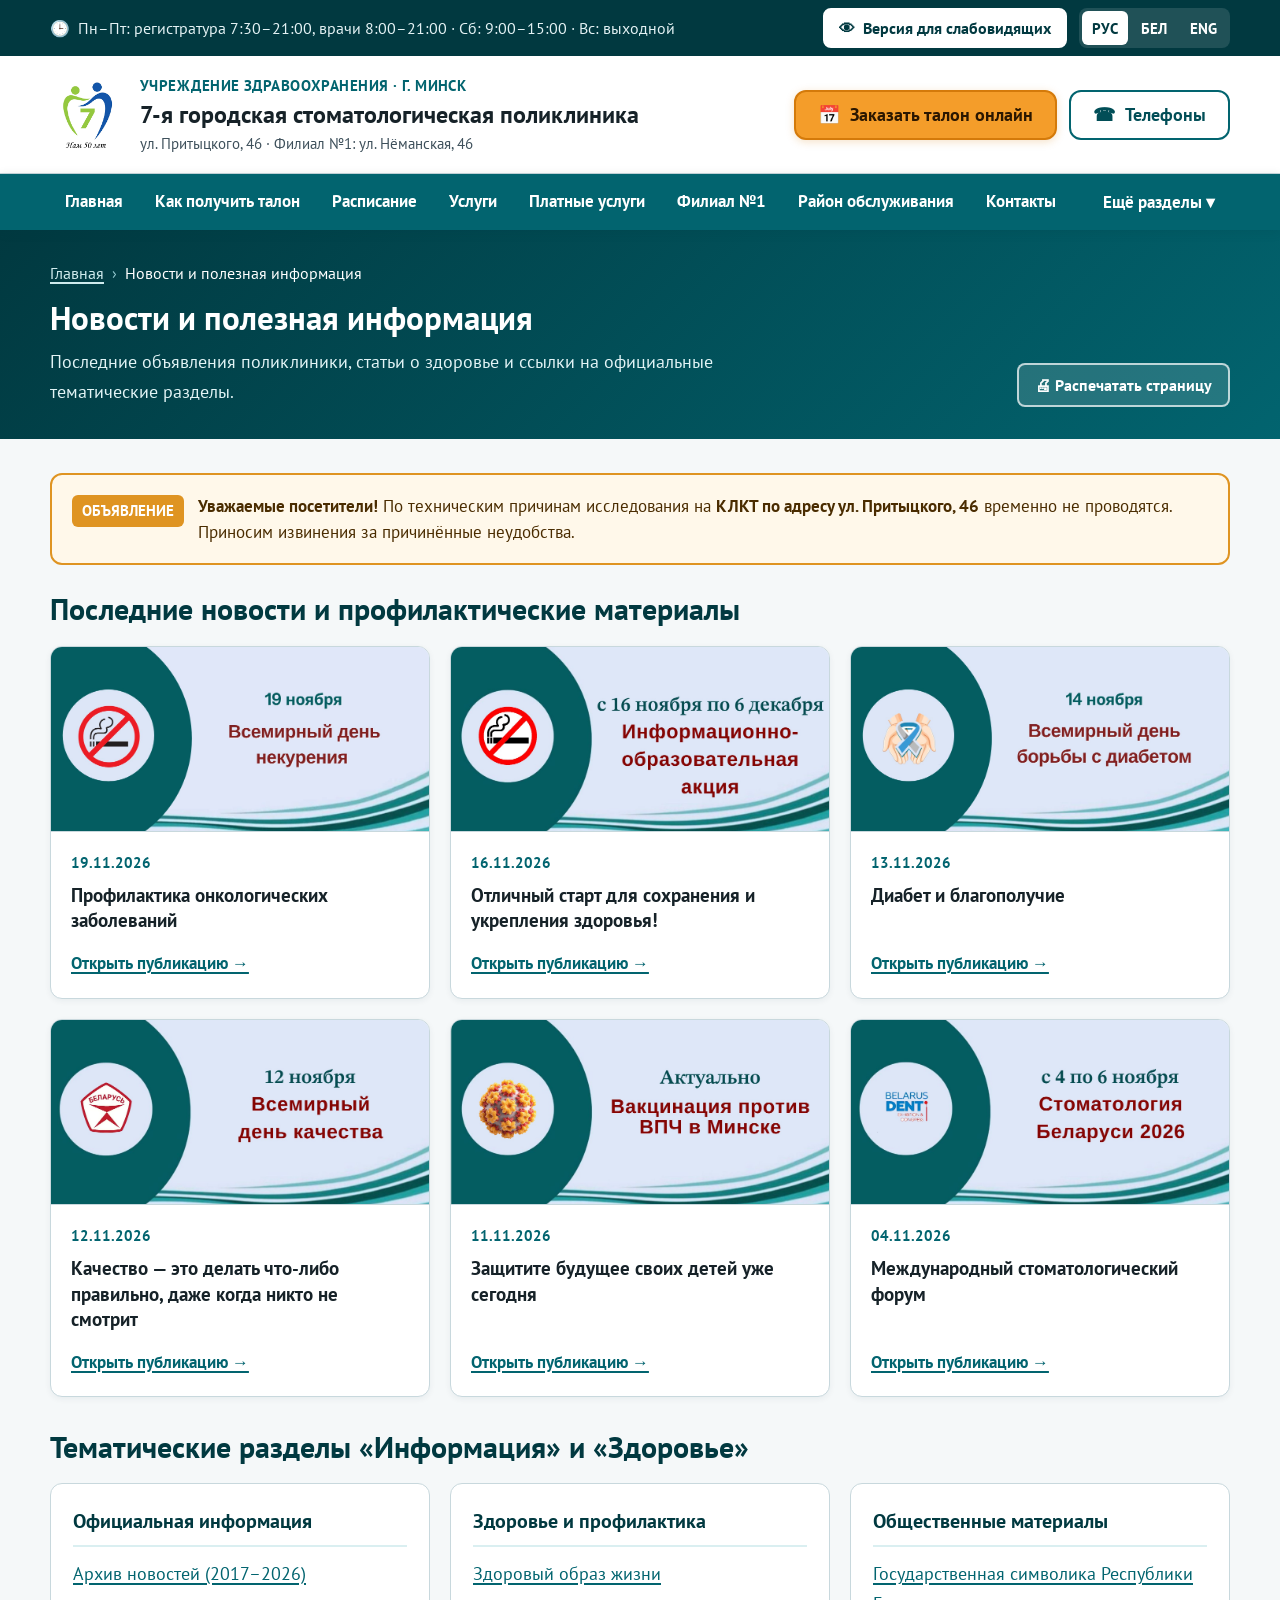
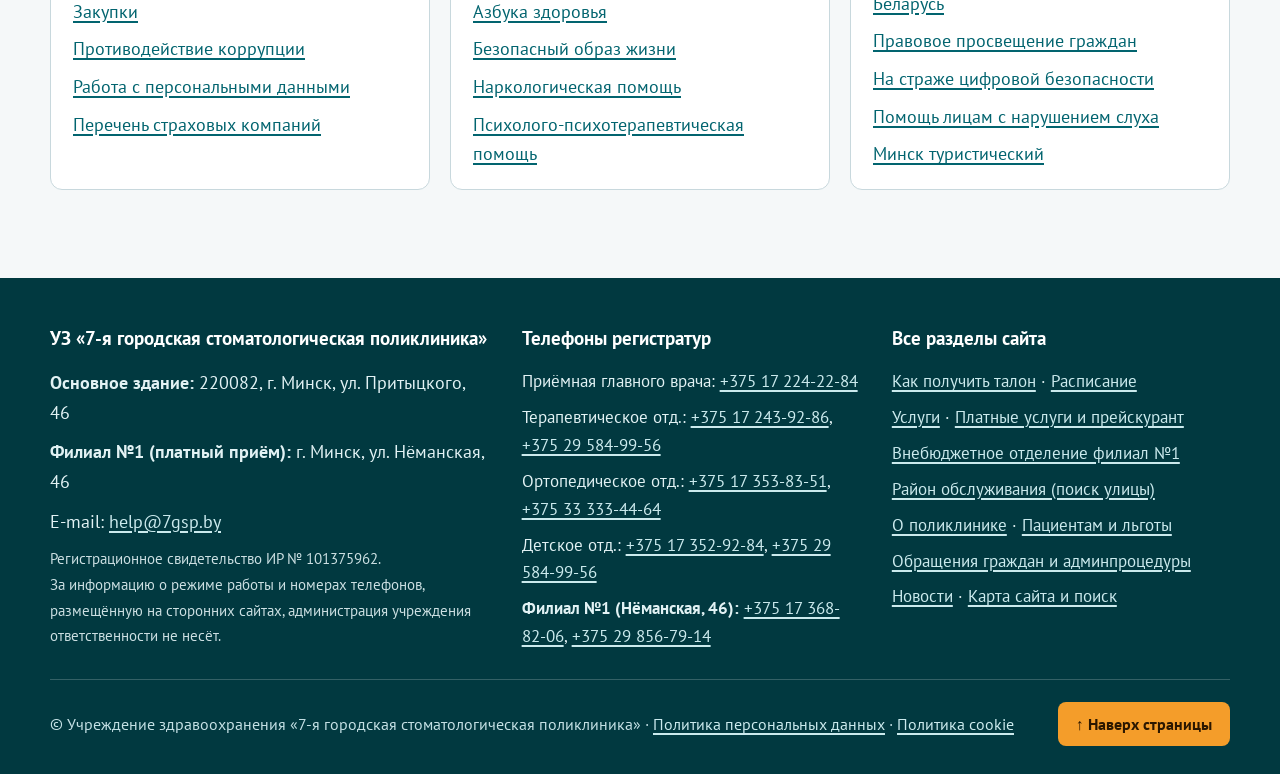
<file: news.html>
<!DOCTYPE html>
<html lang="ru" data-font="md" data-theme="default" data-images="on" data-spacing="normal">
<head>
  <meta charset="UTF-8">
  <meta name="viewport" content="width=device-width, initial-scale=1.0">
  <title>Новости и информация — УЗ «7-я городская стоматологическая поликлиника»</title>
  <meta name="description" content="Новости УЗ «7-я городская стоматологическая поликлиника», важные объявления, профилактика заболеваний и официальные разделы.">
  <meta name="robots" content="noindex, nofollow">
  <link rel="preconnect" href="https://fonts.googleapis.com">
  <link rel="preconnect" href="https://fonts.gstatic.com" crossorigin>
  <link href="https://fonts.googleapis.com/css2?family=PT+Sans:wght@400;700&display=swap" rel="stylesheet">
  <link rel="stylesheet" href="assets/css/style.css">
</head>
<body id="top">
  <a class="skip-link" href="#main-content">Перейти сразу к основному содержанию</a>

  <!-- Панель «Версия для слабовидящих» -->
  <div class="a11y-panel" id="a11yPanel" role="region" aria-label="Настройки версии для слабовидящих">
    <div class="container a11y-inner">
      <div class="a11y-group">
        <span class="a11y-label">Размер шрифта:</span>
        <button type="button" class="a11y-btn" data-a11y-font="md" aria-pressed="true">А (обычный)</button>
        <button type="button" class="a11y-btn" data-a11y-font="lg" aria-pressed="false">А+ (крупный)</button>
        <button type="button" class="a11y-btn" data-a11y-font="xl" aria-pressed="false">А++ (очень крупный)</button>
      </div>
      <div class="a11y-group">
        <span class="a11y-label">Цвет фона:</span>
        <button type="button" class="a11y-btn" data-a11y-theme="default" aria-pressed="true">Обычный</button>
        <button type="button" class="a11y-btn a11y-btn--bw" data-a11y-theme="bw" aria-pressed="false">Чёрным по белому</button>
        <button type="button" class="a11y-btn a11y-btn--wb" data-a11y-theme="wb" aria-pressed="false">Белым по чёрному</button>
        <button type="button" class="a11y-btn a11y-btn--blue" data-a11y-theme="blue" aria-pressed="false">Синим по голубому</button>
      </div>
      <div class="a11y-group">
        <span class="a11y-label">Фото:</span>
        <button type="button" class="a11y-btn" data-a11y-images="on" aria-pressed="true">Показать</button>
        <button type="button" class="a11y-btn" data-a11y-images="off" aria-pressed="false">Скрыть</button>
      </div>
      <div class="a11y-group">
        <span class="a11y-label">Интервал:</span>
        <button type="button" class="a11y-btn" data-a11y-spacing="normal" aria-pressed="true">Обычный</button>
        <button type="button" class="a11y-btn" data-a11y-spacing="wide" aria-pressed="false">Широкий</button>
      </div>
      <button type="button" class="a11y-btn a11y-btn--reset" id="a11yReset">Вернуть обычный вид</button>
    </div>
  </div>

  <!-- Верхняя служебная полоса -->
  <div class="top-bar">
    <div class="container top-bar__inner">
      <div class="top-bar__hours">
        <span aria-hidden="true">🕒</span>
        <span data-i18n="top_hours">Пн–Пт: регистратура 7:30–21:00, врачи 8:00–21:00 · Сб: 9:00–15:00 · Вс: выходной</span>
      </div>
      <div class="top-bar__actions">
        <button type="button" class="btn-a11y-toggle" id="a11yToggle" aria-expanded="false" aria-controls="a11yPanel">
          <span aria-hidden="true">👁</span>
          <span data-i18n="a11y_btn">Версия для слабовидящих</span>
        </button>
        <div class="lang-switch" role="group" aria-label="Выбор языка интерфейса">
          <button type="button" class="lang-btn" data-lang="ru" aria-pressed="true">РУС</button>
          <button type="button" class="lang-btn" data-lang="be" aria-pressed="false">БЕЛ</button>
          <button type="button" class="lang-btn" data-lang="en" aria-pressed="false">ENG</button>
        </div>
      </div>
    </div>
  </div>

  <!-- Основная шапка сайта -->
  <header class="site-header">
    <div class="container site-header__inner">
      <a class="brand" href="index.html">
        <img class="brand__logo" src="assets/img/logo.png" alt="Эмблема 7-й городской стоматологической поликлиники" width="74" height="74">
        <span>
          <span class="brand__eyebrow" data-i18n="eyebrow">Учреждение здравоохранения · г. Минск</span>
          <span class="brand__title" data-i18n="brand_title">7-я городская стоматологическая поликлиника</span>
          <span class="brand__addresses">ул. Притыцкого, 46 · Филиал №1: ул. Нёманская, 46</span>
        </span>
      </a>
      <div class="header-cta">
        <a class="btn btn--primary" href="https://7gsp.medtalon.by" target="_blank" rel="noopener">
          <span aria-hidden="true">📅</span>
          <span data-i18n="cta_talon">Заказать талон онлайн</span>
        </a>
        <a class="btn btn--outline" href="contacts.html">
          <span aria-hidden="true">☎</span>
          <span data-i18n="cta_phones">Телефоны</span>
        </a>
      </div>
    </div>
  </header>

  <!-- Главное меню -->
  <nav class="site-nav" aria-label="Основное меню">
    <div class="container site-nav__inner">
      <button type="button" class="nav-mobile-toggle" id="navMobileToggle" aria-expanded="false" aria-controls="navList">
        <span>☰ Меню разделов сайта</span>
        <span aria-hidden="true">▾</span>
      </button>
      <ul class="nav-list" id="navList">
        <li><a class="nav-link" href="index.html" data-i18n="nav_home">Главная</a></li><li><a class="nav-link" href="talon.html" data-i18n="nav_talon">Как получить талон</a></li><li><a class="nav-link" href="schedule.html" data-i18n="nav_schedule">Расписание</a></li><li><a class="nav-link" href="services.html" data-i18n="nav_services">Услуги</a></li><li><a class="nav-link" href="paid.html" data-i18n="nav_paid">Платные услуги</a></li><li><a class="nav-link" href="filial-1.html" data-i18n="nav_filial">Филиал №1</a></li><li><a class="nav-link" href="district.html" data-i18n="nav_district">Район обслуживания</a></li><li><a class="nav-link" href="contacts.html" data-i18n="nav_contacts">Контакты</a></li>
        <li class="nav-more-wrap">
          <button type="button" class="nav-more-btn" id="navMoreBtn" aria-expanded="false" aria-controls="navMoreMenu" data-i18n="nav_more">Ещё разделы ▾</button>
          <ul class="nav-dropdown" id="navMoreMenu">
            <li><a href="about.html">О поликлинике (администрация, режим, история, вакансии)</a></li><li><a href="patients.html">Пациентам (закрепление, правила, льготы, помощь инвалидам)</a></li><li><a href="appeals.html">Обращения граждан и административные процедуры</a></li><li><a href="news.html" aria-current="page">Новости и полезная информация</a></li><li><a href="sitemap.html">Карта сайта и поиск по разделам</a></li>
          </ul>
        </li>
      </ul>
    </div>
  </nav>

  
  <section class="page-banner">
    <div class="container">
      <nav aria-label="Путь по сайту">
        <ol class="breadcrumbs"><li><a href="index.html">Главная</a></li><li aria-current="page">Новости и полезная информация</li></ol>
      </nav>
      <div class="page-banner__row">
        <div>
          <h1>Новости и полезная информация</h1>
          <p>Последние объявления поликлиники, статьи о здоровье и ссылки на официальные тематические разделы.</p>
        </div>
        <button type="button" class="btn-print" data-print>🖨 Распечатать страницу</button>
      </div>
    </div>
  </section>

  <main id="main-content">
    
  <div class="page-main">
    <div class="container">
      <div class="alert-strip" style="border:2px solid var(--notice-border);border-radius:var(--radius-md);margin-bottom:26px;padding:18px 20px">
        <div class="alert-strip__inner">
          <span class="alert-strip__badge">Объявление</span>
          <p class="alert-strip__text">
            <strong>Уважаемые посетители!</strong> По техническим причинам исследования на <strong>КЛКТ по адресу ул. Притыцкого, 46</strong> временно не проводятся. Приносим извинения за причинённые неудобства.
          </p>
        </div>
      </div>

      <h2 class="section__title" style="margin-bottom:18px">Последние новости и профилактические материалы</h2>
      <div class="news-grid" style="margin-bottom:32px">
        <article class="news-card">
          <img class="news-card__img" src="assets/img/news-1.jpg" alt="Профилактика онкологических заболеваний" loading="lazy">
          <div class="news-card__body">
            <span class="news-card__date">19.11.2026</span>
            <h3 class="news-card__title">Профилактика онкологических заболеваний</h3>
            <a class="news-card__link" href="https://7gsp.by/информация/новости/document-82223.html" target="_blank" rel="noopener">Открыть публикацию →</a>
          </div>
        </article>
        <article class="news-card">
          <img class="news-card__img" src="assets/img/news-2.jpg" alt="Отличный старт для сохранения здоровья" loading="lazy">
          <div class="news-card__body">
            <span class="news-card__date">16.11.2026</span>
            <h3 class="news-card__title">Отличный старт для сохранения и укрепления здоровья!</h3>
            <a class="news-card__link" href="https://7gsp.by/информация/новости/document-82163.html" target="_blank" rel="noopener">Открыть публикацию →</a>
          </div>
        </article>
        <article class="news-card">
          <img class="news-card__img" src="assets/img/news-3.jpg" alt="Диабет и благополучие" loading="lazy">
          <div class="news-card__body">
            <span class="news-card__date">13.11.2026</span>
            <h3 class="news-card__title">Диабет и благополучие</h3>
            <a class="news-card__link" href="https://7gsp.by/информация/новости/document-82103.html" target="_blank" rel="noopener">Открыть публикацию →</a>
          </div>
        </article>
        <article class="news-card">
          <img class="news-card__img" src="assets/img/news-4.jpg" alt="День качества" loading="lazy">
          <div class="news-card__body">
            <span class="news-card__date">12.11.2026</span>
            <h3 class="news-card__title">Качество — это делать что-либо правильно, даже когда никто не смотрит</h3>
            <a class="news-card__link" href="https://7gsp.by/информация/новости/document-82083.html" target="_blank" rel="noopener">Открыть публикацию →</a>
          </div>
        </article>
        <article class="news-card">
          <img class="news-card__img" src="assets/img/news-5.jpg" alt="Защитите будущее своих детей" loading="lazy">
          <div class="news-card__body">
            <span class="news-card__date">11.11.2026</span>
            <h3 class="news-card__title">Защитите будущее своих детей уже сегодня</h3>
            <a class="news-card__link" href="https://7gsp.by/информация/новости/document-82073.html" target="_blank" rel="noopener">Открыть публикацию →</a>
          </div>
        </article>
        <article class="news-card">
          <img class="news-card__img" src="assets/img/news-6.jpg" alt="Международный стоматологический форум" loading="lazy">
          <div class="news-card__body">
            <span class="news-card__date">04.11.2026</span>
            <h3 class="news-card__title">Международный стоматологический форум</h3>
            <a class="news-card__link" href="https://7gsp.by/информация/новости/document-82023.html" target="_blank" rel="noopener">Открыть публикацию →</a>
          </div>
        </article>
      </div>

      <h2 class="section__title" style="margin-bottom:16px">Тематические разделы «Информация» и «Здоровье»</h2>
      <div class="sitemap-grid">
        <div class="sitemap-card">
          <h2>Официальная информация</h2>
          <ul>
            <li><a href="https://7gsp.by/информация/новости" target="_blank" rel="noopener">Архив новостей (2017–2026)</a></li>
            <li><a href="https://7gsp.by/информация/закупки" target="_blank" rel="noopener">Закупки</a></li>
            <li><a href="https://7gsp.by/информация/работа-по-противодействию-коррупции-в-поликлинике" target="_blank" rel="noopener">Противодействие коррупции</a></li>
            <li><a href="https://7gsp.by/информация/работа-с-персональными-данными" target="_blank" rel="noopener">Работа с персональными данными</a></li>
            <li><a href="https://7gsp.by/информация/перечень-страховых-компаний" target="_blank" rel="noopener">Перечень страховых компаний</a></li>
          </ul>
        </div>
        <div class="sitemap-card">
          <h2>Здоровье и профилактика</h2>
          <ul>
            <li><a href="https://7gsp.by/здоровье/здоровый-образ-жизни" target="_blank" rel="noopener">Здоровый образ жизни</a></li>
            <li><a href="https://7gsp.by/здоровье/азбука-здоровья" target="_blank" rel="noopener">Азбука здоровья</a></li>
            <li><a href="https://7gsp.by/здоровье/безопасный-образ-жизни" target="_blank" rel="noopener">Безопасный образ жизни</a></li>
            <li><a href="https://7gsp.by/здоровье/наркологическая-помощь" target="_blank" rel="noopener">Наркологическая помощь</a></li>
            <li><a href="https://7gsp.by/здоровье/оказание-психолого-психотерапевтической-помощи-жертвам-насилия" target="_blank" rel="noopener">Психолого-психотерапевтическая помощь</a></li>
          </ul>
        </div>
        <div class="sitemap-card">
          <h2>Общественные материалы</h2>
          <ul>
            <li><a href="https://7gsp.by/информация/идеологическая-работа/государственная-символика" target="_blank" rel="noopener">Государственная символика Республики Беларусь</a></li>
            <li><a href="https://7gsp.by/информация/правовое-просвещение-граждан" target="_blank" rel="noopener">Правовое просвещение граждан</a></li>
            <li><a href="https://7gsp.by/информация/на-страже-цифровой-безопасности" target="_blank" rel="noopener">На страже цифровой безопасности</a></li>
            <li><a href="https://7gsp.by/информация/регламент-обращения-в-центр-приёма-передачи-информации-от-лиц-с-нарушением-слуха" target="_blank" rel="noopener">Помощь лицам с нарушением слуха</a></li>
            <li><a href="https://7gsp.by/минск-туристический" target="_blank" rel="noopener">Минск туристический</a></li>
          </ul>
        </div>
      </div>
    </div>
  </div>

  </main>

  <!-- Подвал -->
  <footer class="site-footer">
    <div class="container">
      <div class="footer-grid">
        <div>
          <h2 class="footer-title">УЗ «7-я городская стоматологическая поликлиника»</h2>
          <p style="margin:0 0 10px"><strong>Основное здание:</strong> 220082, г. Минск, ул. Притыцкого, 46</p>
          <p style="margin:0 0 10px"><strong>Филиал №1 (платный приём):</strong> г. Минск, ул. Нёманская, 46</p>
          <p style="margin:0 0 10px">E-mail: <a href="mailto:help@7gsp.by">help@7gsp.by</a></p>
          <p style="margin:0;font-size:0.86rem;opacity:0.9">Регистрационное свидетельство ИР № 101375962.<br>За информацию о режиме работы и номерах телефонов, размещённую на сторонних сайтах, администрация учреждения ответственности не несёт.</p>
        </div>

        <div>
          <h2 class="footer-title">Телефоны регистратур</h2>
          <ul class="footer-links">
            <li>Приёмная главного врача: <a href="tel:+375172242284">+375 17 224-22-84</a></li>
            <li>Терапевтическое отд.: <a href="tel:+375172439286">+375 17 243-92-86</a>, <a href="tel:+375295849956">+375 29 584-99-56</a></li>
            <li>Ортопедическое отд.: <a href="tel:+375173538351">+375 17 353-83-51</a>, <a href="tel:+375333334464">+375 33 333-44-64</a></li>
            <li>Детское отд.: <a href="tel:+375173529284">+375 17 352-92-84</a>, <a href="tel:+375295849956">+375 29 584-99-56</a></li>
            <li><strong>Филиал №1 (Нёманская, 46):</strong> <a href="tel:+375173688206">+375 17 368-82-06</a>, <a href="tel:+375298567914">+375 29 856-79-14</a></li>
          </ul>
        </div>

        <div>
          <h2 class="footer-title">Все разделы сайта</h2>
          <ul class="footer-links">
            <li><a href="talon.html">Как получить талон</a> · <a href="schedule.html">Расписание</a></li>
            <li><a href="services.html">Услуги</a> · <a href="paid.html">Платные услуги и прейскурант</a></li>
            <li><a href="filial-1.html">Внебюджетное отделение филиал №1</a></li>
            <li><a href="district.html">Район обслуживания (поиск улицы)</a></li>
            <li><a href="about.html">О поликлинике</a> · <a href="patients.html">Пациентам и льготы</a></li>
            <li><a href="appeals.html">Обращения граждан и админпроцедуры</a></li>
            <li><a href="news.html">Новости</a> · <a href="sitemap.html">Карта сайта и поиск</a></li>
          </ul>
        </div>
      </div>

      <div class="footer-bottom">
        <div>
          © Учреждение здравоохранения «7-я городская стоматологическая поликлиника» ·
          <a href="https://7gsp.by/информация/политика-обработки-персональных-данных" target="_blank" rel="noopener">Политика персональных данных</a> ·
          <a href="https://7gsp.by/информация/политика-в-отношении-обработки-cookie" target="_blank" rel="noopener">Политика cookie</a>
        </div>
        <a class="btn-top" href="#top">↑ Наверх страницы</a>
      </div>
    </div>
  </footer>

  <script src="assets/js/site.js"></script>
</body>
</html>
</file>
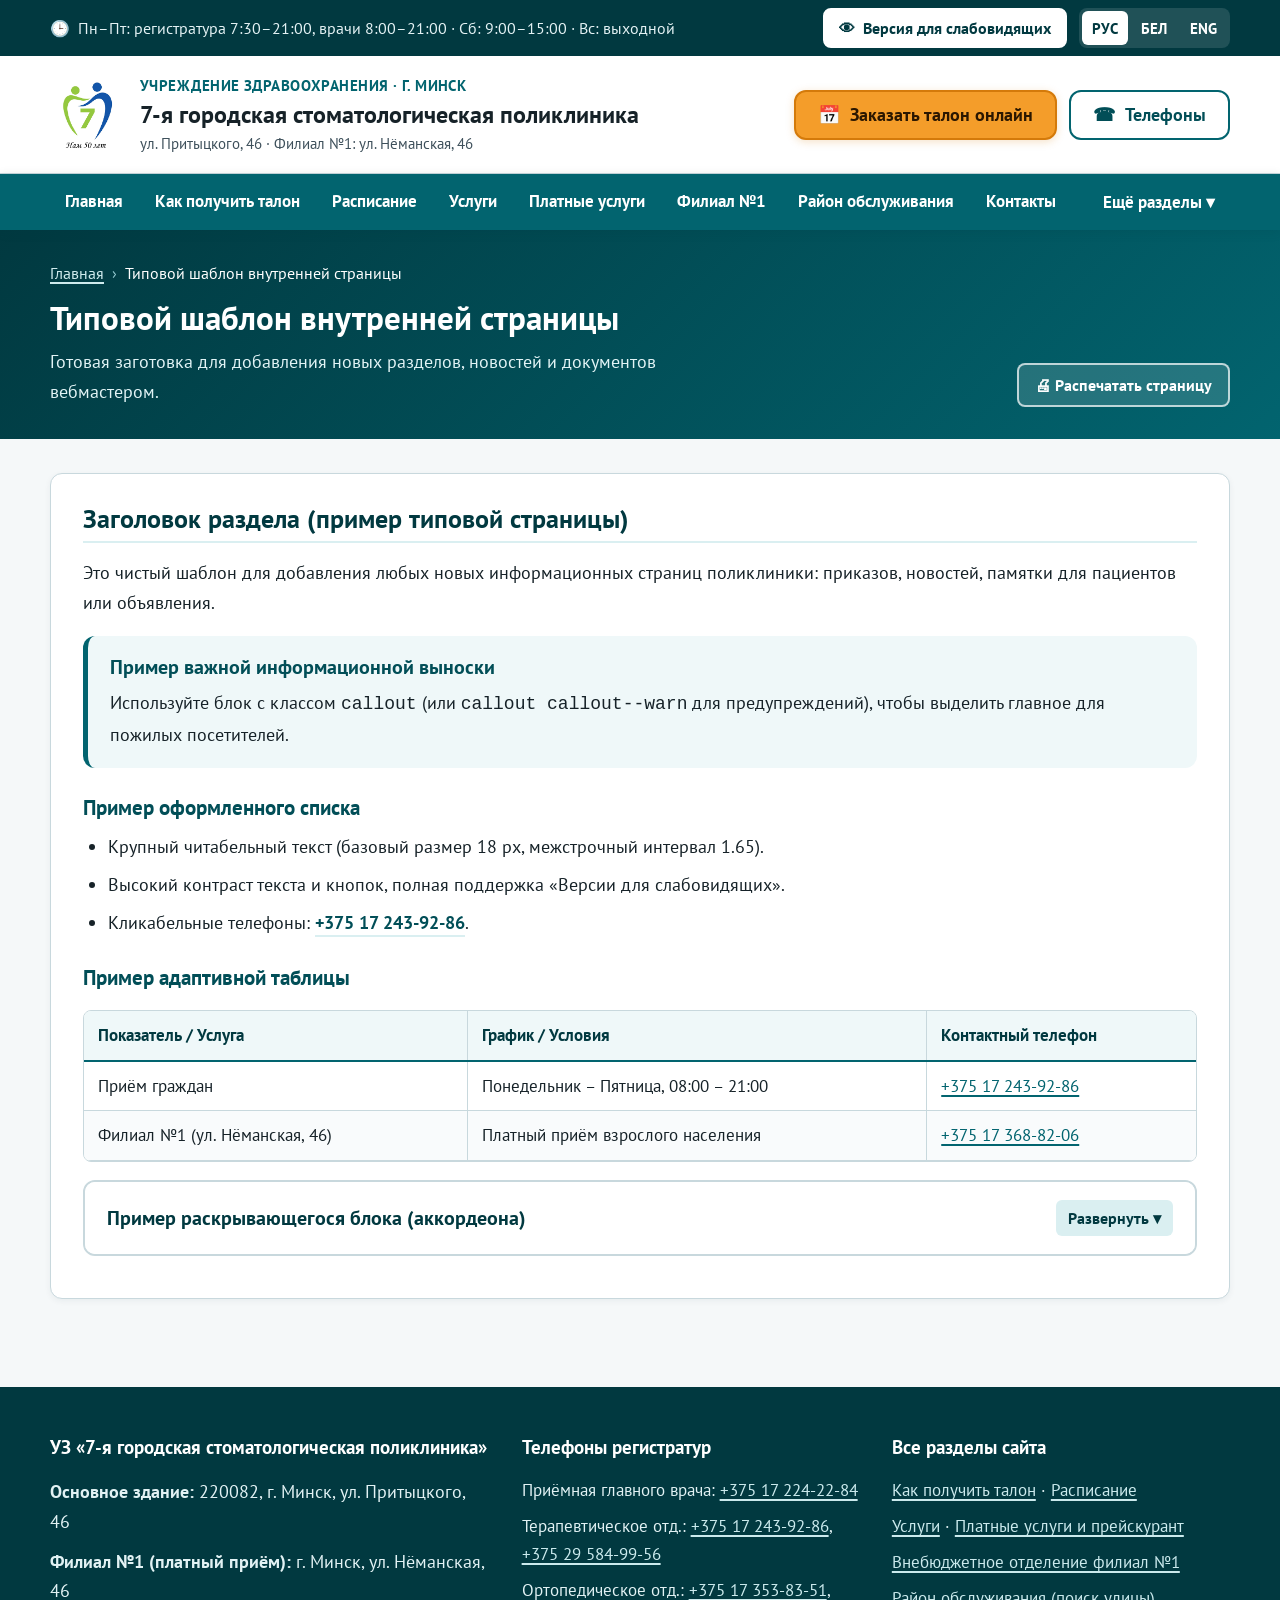
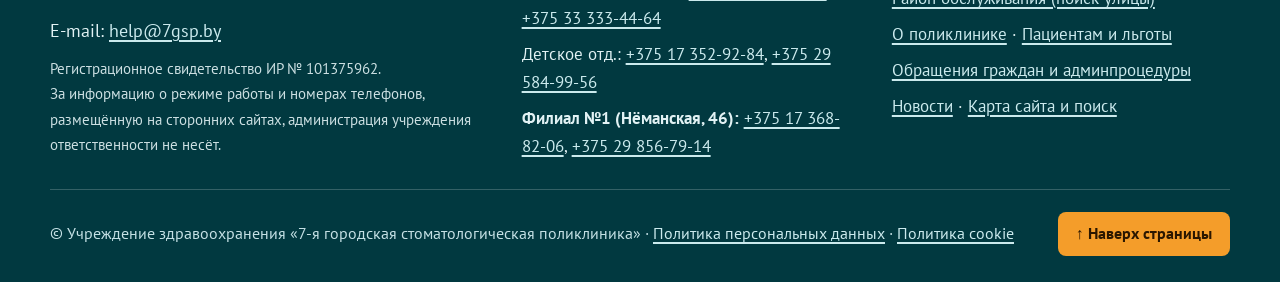
<file: page-template.html>
<!DOCTYPE html>
<html lang="ru" data-font="md" data-theme="default" data-images="on" data-spacing="normal">
<head>
  <meta charset="UTF-8">
  <meta name="viewport" content="width=device-width, initial-scale=1.0">
  <title>Шаблон внутренней страницы — УЗ «7-я городская стоматологическая поликлиника»</title>
  <meta name="description" content="Типовой шаблон внутренней страницы для расширения обновлённого сайта 7gsp.by.">
  <meta name="robots" content="noindex, nofollow">
  <link rel="preconnect" href="https://fonts.googleapis.com">
  <link rel="preconnect" href="https://fonts.gstatic.com" crossorigin>
  <link href="https://fonts.googleapis.com/css2?family=PT+Sans:wght@400;700&display=swap" rel="stylesheet">
  <link rel="stylesheet" href="assets/css/style.css">
</head>
<body id="top">
  <a class="skip-link" href="#main-content">Перейти сразу к основному содержанию</a>

  <!-- Панель «Версия для слабовидящих» -->
  <div class="a11y-panel" id="a11yPanel" role="region" aria-label="Настройки версии для слабовидящих">
    <div class="container a11y-inner">
      <div class="a11y-group">
        <span class="a11y-label">Размер шрифта:</span>
        <button type="button" class="a11y-btn" data-a11y-font="md" aria-pressed="true">А (обычный)</button>
        <button type="button" class="a11y-btn" data-a11y-font="lg" aria-pressed="false">А+ (крупный)</button>
        <button type="button" class="a11y-btn" data-a11y-font="xl" aria-pressed="false">А++ (очень крупный)</button>
      </div>
      <div class="a11y-group">
        <span class="a11y-label">Цвет фона:</span>
        <button type="button" class="a11y-btn" data-a11y-theme="default" aria-pressed="true">Обычный</button>
        <button type="button" class="a11y-btn a11y-btn--bw" data-a11y-theme="bw" aria-pressed="false">Чёрным по белому</button>
        <button type="button" class="a11y-btn a11y-btn--wb" data-a11y-theme="wb" aria-pressed="false">Белым по чёрному</button>
        <button type="button" class="a11y-btn a11y-btn--blue" data-a11y-theme="blue" aria-pressed="false">Синим по голубому</button>
      </div>
      <div class="a11y-group">
        <span class="a11y-label">Фото:</span>
        <button type="button" class="a11y-btn" data-a11y-images="on" aria-pressed="true">Показать</button>
        <button type="button" class="a11y-btn" data-a11y-images="off" aria-pressed="false">Скрыть</button>
      </div>
      <div class="a11y-group">
        <span class="a11y-label">Интервал:</span>
        <button type="button" class="a11y-btn" data-a11y-spacing="normal" aria-pressed="true">Обычный</button>
        <button type="button" class="a11y-btn" data-a11y-spacing="wide" aria-pressed="false">Широкий</button>
      </div>
      <button type="button" class="a11y-btn a11y-btn--reset" id="a11yReset">Вернуть обычный вид</button>
    </div>
  </div>

  <!-- Верхняя служебная полоса -->
  <div class="top-bar">
    <div class="container top-bar__inner">
      <div class="top-bar__hours">
        <span aria-hidden="true">🕒</span>
        <span data-i18n="top_hours">Пн–Пт: регистратура 7:30–21:00, врачи 8:00–21:00 · Сб: 9:00–15:00 · Вс: выходной</span>
      </div>
      <div class="top-bar__actions">
        <button type="button" class="btn-a11y-toggle" id="a11yToggle" aria-expanded="false" aria-controls="a11yPanel">
          <span aria-hidden="true">👁</span>
          <span data-i18n="a11y_btn">Версия для слабовидящих</span>
        </button>
        <div class="lang-switch" role="group" aria-label="Выбор языка интерфейса">
          <button type="button" class="lang-btn" data-lang="ru" aria-pressed="true">РУС</button>
          <button type="button" class="lang-btn" data-lang="be" aria-pressed="false">БЕЛ</button>
          <button type="button" class="lang-btn" data-lang="en" aria-pressed="false">ENG</button>
        </div>
      </div>
    </div>
  </div>

  <!-- Основная шапка сайта -->
  <header class="site-header">
    <div class="container site-header__inner">
      <a class="brand" href="index.html">
        <img class="brand__logo" src="assets/img/logo.png" alt="Эмблема 7-й городской стоматологической поликлиники" width="74" height="74">
        <span>
          <span class="brand__eyebrow" data-i18n="eyebrow">Учреждение здравоохранения · г. Минск</span>
          <span class="brand__title" data-i18n="brand_title">7-я городская стоматологическая поликлиника</span>
          <span class="brand__addresses">ул. Притыцкого, 46 · Филиал №1: ул. Нёманская, 46</span>
        </span>
      </a>
      <div class="header-cta">
        <a class="btn btn--primary" href="https://7gsp.medtalon.by" target="_blank" rel="noopener">
          <span aria-hidden="true">📅</span>
          <span data-i18n="cta_talon">Заказать талон онлайн</span>
        </a>
        <a class="btn btn--outline" href="contacts.html">
          <span aria-hidden="true">☎</span>
          <span data-i18n="cta_phones">Телефоны</span>
        </a>
      </div>
    </div>
  </header>

  <!-- Главное меню -->
  <nav class="site-nav" aria-label="Основное меню">
    <div class="container site-nav__inner">
      <button type="button" class="nav-mobile-toggle" id="navMobileToggle" aria-expanded="false" aria-controls="navList">
        <span>☰ Меню разделов сайта</span>
        <span aria-hidden="true">▾</span>
      </button>
      <ul class="nav-list" id="navList">
        <li><a class="nav-link" href="index.html" data-i18n="nav_home">Главная</a></li><li><a class="nav-link" href="talon.html" data-i18n="nav_talon">Как получить талон</a></li><li><a class="nav-link" href="schedule.html" data-i18n="nav_schedule">Расписание</a></li><li><a class="nav-link" href="services.html" data-i18n="nav_services">Услуги</a></li><li><a class="nav-link" href="paid.html" data-i18n="nav_paid">Платные услуги</a></li><li><a class="nav-link" href="filial-1.html" data-i18n="nav_filial">Филиал №1</a></li><li><a class="nav-link" href="district.html" data-i18n="nav_district">Район обслуживания</a></li><li><a class="nav-link" href="contacts.html" data-i18n="nav_contacts">Контакты</a></li>
        <li class="nav-more-wrap">
          <button type="button" class="nav-more-btn" id="navMoreBtn" aria-expanded="false" aria-controls="navMoreMenu" data-i18n="nav_more">Ещё разделы ▾</button>
          <ul class="nav-dropdown" id="navMoreMenu">
            <li><a href="about.html">О поликлинике (администрация, режим, история, вакансии)</a></li><li><a href="patients.html">Пациентам (закрепление, правила, льготы, помощь инвалидам)</a></li><li><a href="appeals.html">Обращения граждан и административные процедуры</a></li><li><a href="news.html">Новости и полезная информация</a></li><li><a href="sitemap.html">Карта сайта и поиск по разделам</a></li>
          </ul>
        </li>
      </ul>
    </div>
  </nav>

  
  <section class="page-banner">
    <div class="container">
      <nav aria-label="Путь по сайту">
        <ol class="breadcrumbs"><li><a href="index.html">Главная</a></li><li aria-current="page">Типовой шаблон внутренней страницы</li></ol>
      </nav>
      <div class="page-banner__row">
        <div>
          <h1>Типовой шаблон внутренней страницы</h1>
          <p>Готовая заготовка для добавления новых разделов, новостей и документов вебмастером.</p>
        </div>
        <button type="button" class="btn-print" data-print>🖨 Распечатать страницу</button>
      </div>
    </div>
  </section>

  <main id="main-content">
    
  <div class="page-main">
    <div class="container">
      <!--
        ШАБЛОН ВНУТРЕННЕЙ СТРАНИЦЫ 7gsp.by
        Скопируйте этот файл (page-template.html), переименуйте под нужный раздел
        и замените заголовок в <section class="page-banner"> и текст внутри <article class="content-card prose">.
        Все стили, адаптивность, версия для слабовидящих и меню подключаются автоматически.
      -->
      <article class="content-card prose">
        <h2>Заголовок раздела (пример типовой страницы)</h2>
        <p>Это чистый шаблон для добавления любых новых информационных страниц поликлиники: приказов, новостей, памятки для пациентов или объявления.</p>

        <div class="callout">
          <h3>Пример важной информационной выноски</h3>
          <p>Используйте блок с классом <code>callout</code> (или <code>callout callout--warn</code> для предупреждений), чтобы выделить главное для пожилых посетителей.</p>
        </div>

        <h3>Пример оформленного списка</h3>
        <ul>
          <li>Крупный читабельный текст (базовый размер 18 px, межстрочный интервал 1.65).</li>
          <li>Высокий контраст текста и кнопок, полная поддержка «Версии для слабовидящих».</li>
          <li>Кликабельные телефоны: <a class="phone-link" style="font-size:1rem" href="tel:+375172439286">+375 17 243-92-86</a>.</li>
        </ul>

        <h3>Пример адаптивной таблицы</h3>
        <div class="table-wrap">
          <table>
            <thead>
              <tr>
                <th>Показатель / Услуга</th>
                <th>График / Условия</th>
                <th>Контактный телефон</th>
              </tr>
            </thead>
            <tbody>
              <tr>
                <td>Приём граждан</td>
                <td>Понедельник – Пятница, 08:00 – 21:00</td>
                <td><a href="tel:+375172439286">+375 17 243-92-86</a></td>
              </tr>
              <tr>
                <td>Филиал №1 (ул. Нёманская, 46)</td>
                <td>Платный приём взрослого населения</td>
                <td><a href="tel:+375173688206">+375 17 368-82-06</a></td>
              </tr>
            </tbody>
          </table>
        </div>

        <details class="accordion">
          <summary>Пример раскрывающегося блока (аккордеона)</summary>
          <div class="accordion__body">
            <p>Подходит для длинных документов, графиков и часто задаваемых вопросов — не требует сложного JavaScript, работает нативно во всех браузерах.</p>
          </div>
        </details>
      </article>
    </div>
  </div>

  </main>

  <!-- Подвал -->
  <footer class="site-footer">
    <div class="container">
      <div class="footer-grid">
        <div>
          <h2 class="footer-title">УЗ «7-я городская стоматологическая поликлиника»</h2>
          <p style="margin:0 0 10px"><strong>Основное здание:</strong> 220082, г. Минск, ул. Притыцкого, 46</p>
          <p style="margin:0 0 10px"><strong>Филиал №1 (платный приём):</strong> г. Минск, ул. Нёманская, 46</p>
          <p style="margin:0 0 10px">E-mail: <a href="mailto:help@7gsp.by">help@7gsp.by</a></p>
          <p style="margin:0;font-size:0.86rem;opacity:0.9">Регистрационное свидетельство ИР № 101375962.<br>За информацию о режиме работы и номерах телефонов, размещённую на сторонних сайтах, администрация учреждения ответственности не несёт.</p>
        </div>

        <div>
          <h2 class="footer-title">Телефоны регистратур</h2>
          <ul class="footer-links">
            <li>Приёмная главного врача: <a href="tel:+375172242284">+375 17 224-22-84</a></li>
            <li>Терапевтическое отд.: <a href="tel:+375172439286">+375 17 243-92-86</a>, <a href="tel:+375295849956">+375 29 584-99-56</a></li>
            <li>Ортопедическое отд.: <a href="tel:+375173538351">+375 17 353-83-51</a>, <a href="tel:+375333334464">+375 33 333-44-64</a></li>
            <li>Детское отд.: <a href="tel:+375173529284">+375 17 352-92-84</a>, <a href="tel:+375295849956">+375 29 584-99-56</a></li>
            <li><strong>Филиал №1 (Нёманская, 46):</strong> <a href="tel:+375173688206">+375 17 368-82-06</a>, <a href="tel:+375298567914">+375 29 856-79-14</a></li>
          </ul>
        </div>

        <div>
          <h2 class="footer-title">Все разделы сайта</h2>
          <ul class="footer-links">
            <li><a href="talon.html">Как получить талон</a> · <a href="schedule.html">Расписание</a></li>
            <li><a href="services.html">Услуги</a> · <a href="paid.html">Платные услуги и прейскурант</a></li>
            <li><a href="filial-1.html">Внебюджетное отделение филиал №1</a></li>
            <li><a href="district.html">Район обслуживания (поиск улицы)</a></li>
            <li><a href="about.html">О поликлинике</a> · <a href="patients.html">Пациентам и льготы</a></li>
            <li><a href="appeals.html">Обращения граждан и админпроцедуры</a></li>
            <li><a href="news.html">Новости</a> · <a href="sitemap.html">Карта сайта и поиск</a></li>
          </ul>
        </div>
      </div>

      <div class="footer-bottom">
        <div>
          © Учреждение здравоохранения «7-я городская стоматологическая поликлиника» ·
          <a href="https://7gsp.by/информация/политика-обработки-персональных-данных" target="_blank" rel="noopener">Политика персональных данных</a> ·
          <a href="https://7gsp.by/информация/политика-в-отношении-обработки-cookie" target="_blank" rel="noopener">Политика cookie</a>
        </div>
        <a class="btn-top" href="#top">↑ Наверх страницы</a>
      </div>
    </div>
  </footer>

  <script src="assets/js/site.js"></script>
</body>
</html>
</file>
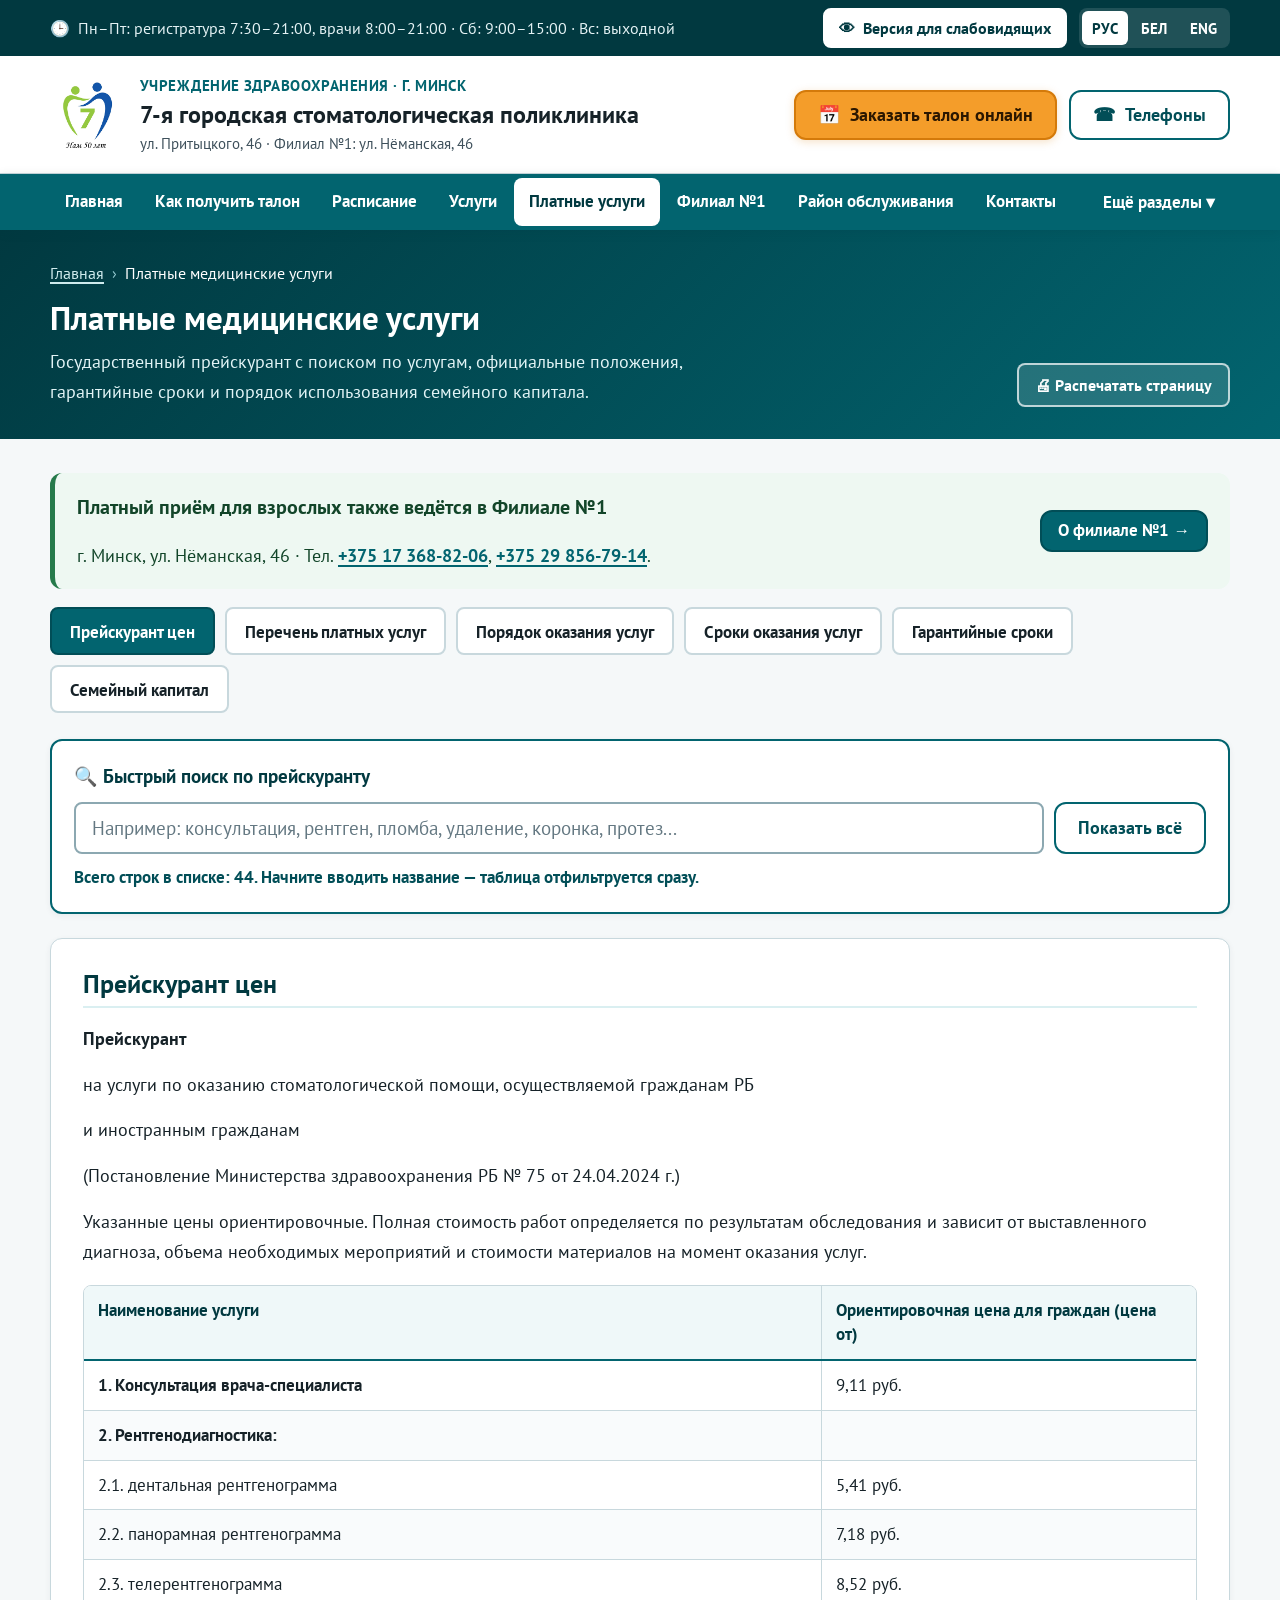
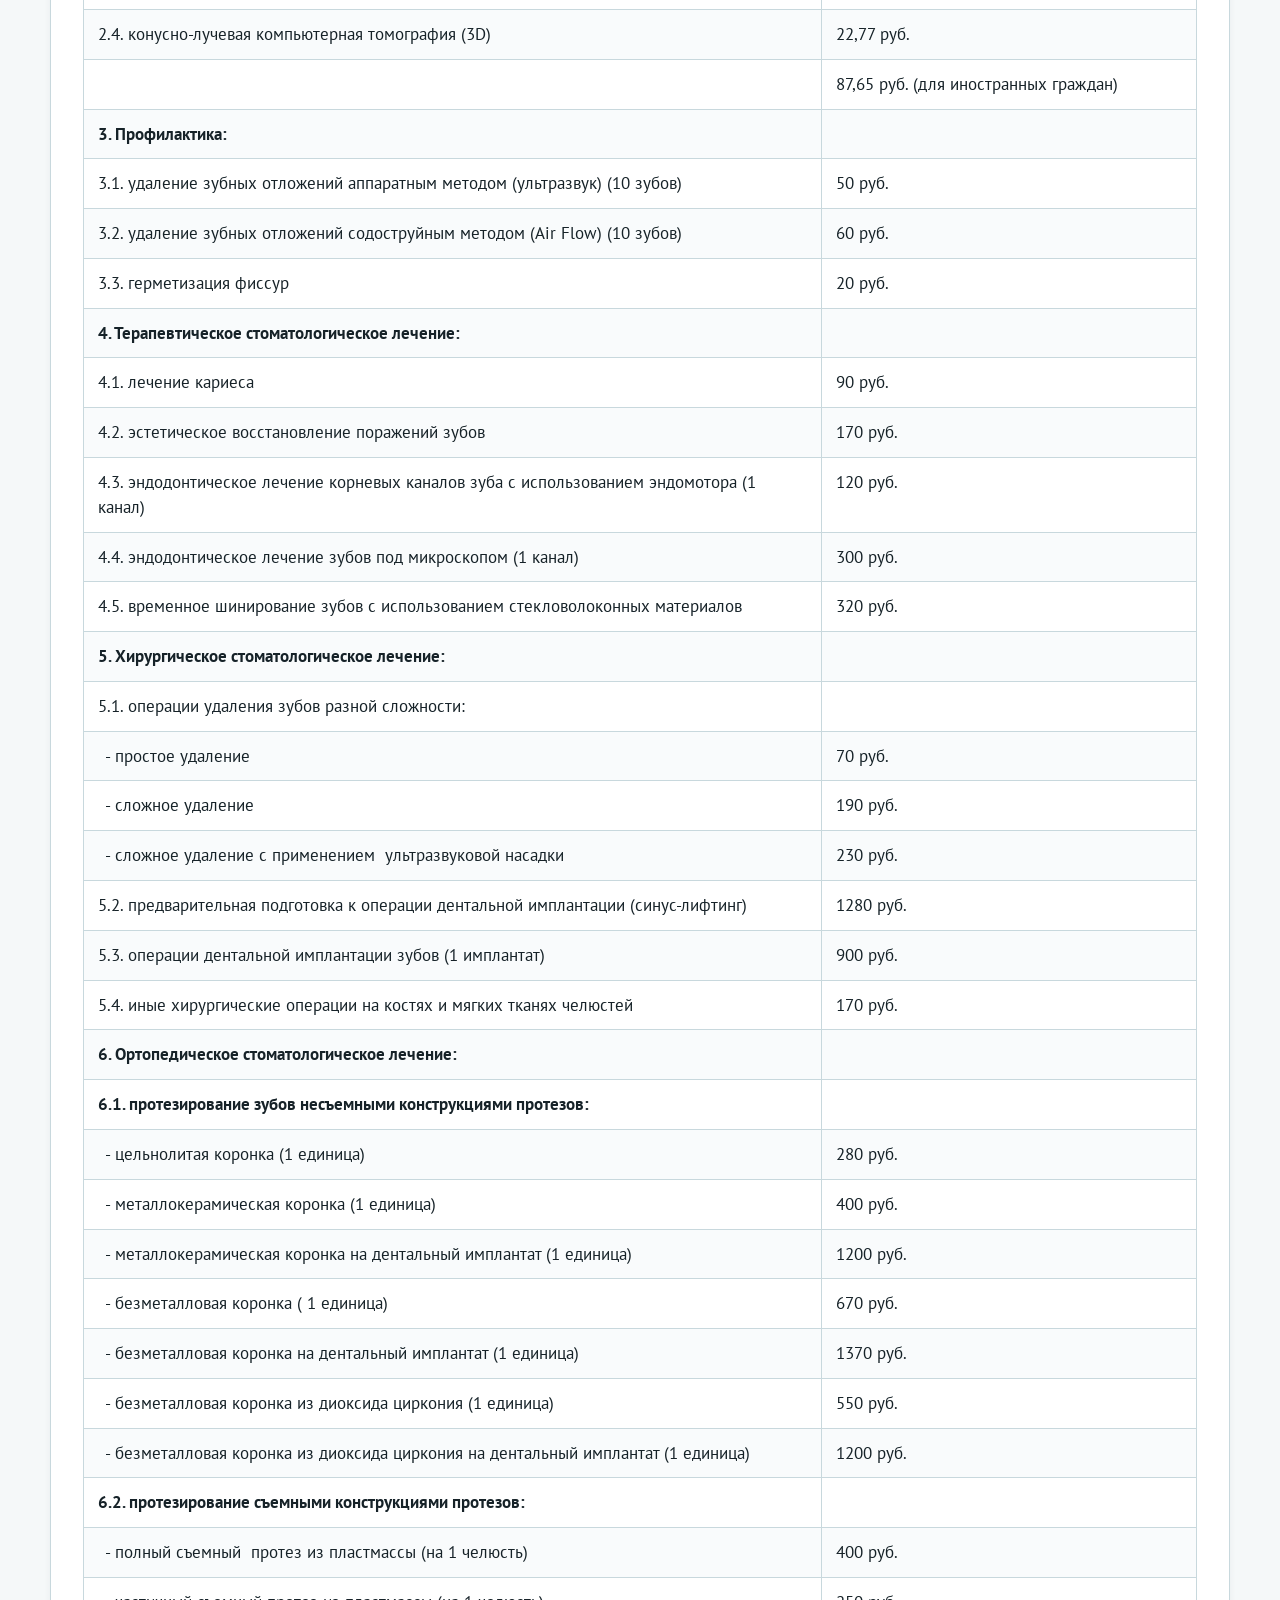
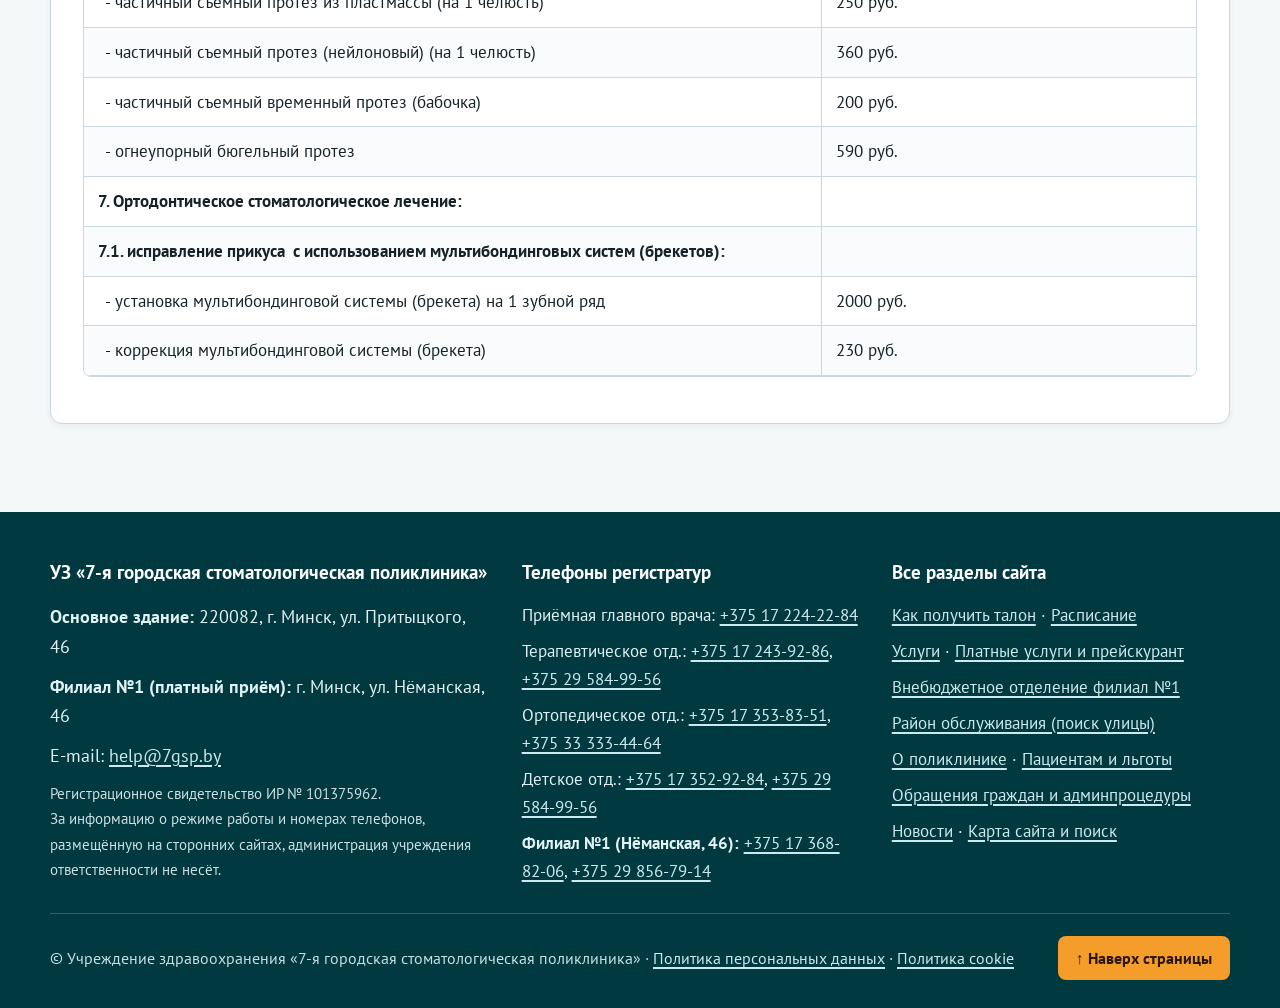
<file: paid.html>
<!DOCTYPE html>
<html lang="ru" data-font="md" data-theme="default" data-images="on" data-spacing="normal">
<head>
  <meta charset="UTF-8">
  <meta name="viewport" content="width=device-width, initial-scale=1.0">
  <title>Платные медицинские услуги и прейскурант — УЗ «7-я городская стоматологическая поликлиника»</title>
  <meta name="description" content="Ориентировочный государственный прейскурант цен, перечень платных стоматологических услуг, гарантийные сроки и оплата средствами семейного капитала.">
  <meta name="robots" content="noindex, nofollow">
  <link rel="preconnect" href="https://fonts.googleapis.com">
  <link rel="preconnect" href="https://fonts.gstatic.com" crossorigin>
  <link href="https://fonts.googleapis.com/css2?family=PT+Sans:wght@400;700&display=swap" rel="stylesheet">
  <link rel="stylesheet" href="assets/css/style.css">
</head>
<body id="top">
  <a class="skip-link" href="#main-content">Перейти сразу к основному содержанию</a>

  <!-- Панель «Версия для слабовидящих» -->
  <div class="a11y-panel" id="a11yPanel" role="region" aria-label="Настройки версии для слабовидящих">
    <div class="container a11y-inner">
      <div class="a11y-group">
        <span class="a11y-label">Размер шрифта:</span>
        <button type="button" class="a11y-btn" data-a11y-font="md" aria-pressed="true">А (обычный)</button>
        <button type="button" class="a11y-btn" data-a11y-font="lg" aria-pressed="false">А+ (крупный)</button>
        <button type="button" class="a11y-btn" data-a11y-font="xl" aria-pressed="false">А++ (очень крупный)</button>
      </div>
      <div class="a11y-group">
        <span class="a11y-label">Цвет фона:</span>
        <button type="button" class="a11y-btn" data-a11y-theme="default" aria-pressed="true">Обычный</button>
        <button type="button" class="a11y-btn a11y-btn--bw" data-a11y-theme="bw" aria-pressed="false">Чёрным по белому</button>
        <button type="button" class="a11y-btn a11y-btn--wb" data-a11y-theme="wb" aria-pressed="false">Белым по чёрному</button>
        <button type="button" class="a11y-btn a11y-btn--blue" data-a11y-theme="blue" aria-pressed="false">Синим по голубому</button>
      </div>
      <div class="a11y-group">
        <span class="a11y-label">Фото:</span>
        <button type="button" class="a11y-btn" data-a11y-images="on" aria-pressed="true">Показать</button>
        <button type="button" class="a11y-btn" data-a11y-images="off" aria-pressed="false">Скрыть</button>
      </div>
      <div class="a11y-group">
        <span class="a11y-label">Интервал:</span>
        <button type="button" class="a11y-btn" data-a11y-spacing="normal" aria-pressed="true">Обычный</button>
        <button type="button" class="a11y-btn" data-a11y-spacing="wide" aria-pressed="false">Широкий</button>
      </div>
      <button type="button" class="a11y-btn a11y-btn--reset" id="a11yReset">Вернуть обычный вид</button>
    </div>
  </div>

  <!-- Верхняя служебная полоса -->
  <div class="top-bar">
    <div class="container top-bar__inner">
      <div class="top-bar__hours">
        <span aria-hidden="true">🕒</span>
        <span data-i18n="top_hours">Пн–Пт: регистратура 7:30–21:00, врачи 8:00–21:00 · Сб: 9:00–15:00 · Вс: выходной</span>
      </div>
      <div class="top-bar__actions">
        <button type="button" class="btn-a11y-toggle" id="a11yToggle" aria-expanded="false" aria-controls="a11yPanel">
          <span aria-hidden="true">👁</span>
          <span data-i18n="a11y_btn">Версия для слабовидящих</span>
        </button>
        <div class="lang-switch" role="group" aria-label="Выбор языка интерфейса">
          <button type="button" class="lang-btn" data-lang="ru" aria-pressed="true">РУС</button>
          <button type="button" class="lang-btn" data-lang="be" aria-pressed="false">БЕЛ</button>
          <button type="button" class="lang-btn" data-lang="en" aria-pressed="false">ENG</button>
        </div>
      </div>
    </div>
  </div>

  <!-- Основная шапка сайта -->
  <header class="site-header">
    <div class="container site-header__inner">
      <a class="brand" href="index.html">
        <img class="brand__logo" src="assets/img/logo.png" alt="Эмблема 7-й городской стоматологической поликлиники" width="74" height="74">
        <span>
          <span class="brand__eyebrow" data-i18n="eyebrow">Учреждение здравоохранения · г. Минск</span>
          <span class="brand__title" data-i18n="brand_title">7-я городская стоматологическая поликлиника</span>
          <span class="brand__addresses">ул. Притыцкого, 46 · Филиал №1: ул. Нёманская, 46</span>
        </span>
      </a>
      <div class="header-cta">
        <a class="btn btn--primary" href="https://7gsp.medtalon.by" target="_blank" rel="noopener">
          <span aria-hidden="true">📅</span>
          <span data-i18n="cta_talon">Заказать талон онлайн</span>
        </a>
        <a class="btn btn--outline" href="contacts.html">
          <span aria-hidden="true">☎</span>
          <span data-i18n="cta_phones">Телефоны</span>
        </a>
      </div>
    </div>
  </header>

  <!-- Главное меню -->
  <nav class="site-nav" aria-label="Основное меню">
    <div class="container site-nav__inner">
      <button type="button" class="nav-mobile-toggle" id="navMobileToggle" aria-expanded="false" aria-controls="navList">
        <span>☰ Меню разделов сайта</span>
        <span aria-hidden="true">▾</span>
      </button>
      <ul class="nav-list" id="navList">
        <li><a class="nav-link" href="index.html" data-i18n="nav_home">Главная</a></li><li><a class="nav-link" href="talon.html" data-i18n="nav_talon">Как получить талон</a></li><li><a class="nav-link" href="schedule.html" data-i18n="nav_schedule">Расписание</a></li><li><a class="nav-link" href="services.html" data-i18n="nav_services">Услуги</a></li><li><a class="nav-link" href="paid.html" aria-current="page" data-i18n="nav_paid">Платные услуги</a></li><li><a class="nav-link" href="filial-1.html" data-i18n="nav_filial">Филиал №1</a></li><li><a class="nav-link" href="district.html" data-i18n="nav_district">Район обслуживания</a></li><li><a class="nav-link" href="contacts.html" data-i18n="nav_contacts">Контакты</a></li>
        <li class="nav-more-wrap">
          <button type="button" class="nav-more-btn" id="navMoreBtn" aria-expanded="false" aria-controls="navMoreMenu" data-i18n="nav_more">Ещё разделы ▾</button>
          <ul class="nav-dropdown" id="navMoreMenu">
            <li><a href="about.html">О поликлинике (администрация, режим, история, вакансии)</a></li><li><a href="patients.html">Пациентам (закрепление, правила, льготы, помощь инвалидам)</a></li><li><a href="appeals.html">Обращения граждан и административные процедуры</a></li><li><a href="news.html">Новости и полезная информация</a></li><li><a href="sitemap.html">Карта сайта и поиск по разделам</a></li>
          </ul>
        </li>
      </ul>
    </div>
  </nav>

  
  <section class="page-banner">
    <div class="container">
      <nav aria-label="Путь по сайту">
        <ol class="breadcrumbs"><li><a href="index.html">Главная</a></li><li aria-current="page">Платные медицинские услуги</li></ol>
      </nav>
      <div class="page-banner__row">
        <div>
          <h1>Платные медицинские услуги</h1>
          <p>Государственный прейскурант с поиском по услугам, официальные положения, гарантийные сроки и порядок использования семейного капитала.</p>
        </div>
        <button type="button" class="btn-print" data-print>🖨 Распечатать страницу</button>
      </div>
    </div>
  </section>

  <main id="main-content">
    
  <div class="page-main">
    <div class="container" data-tabs>
      <div class="callout callout--ok" style="margin-top:0;display:flex;align-items:center;justify-content:space-between;gap:16px;flex-wrap:wrap">
        <div>
          <h3>Платный приём для взрослых также ведётся в Филиале №1</h3>
          <p>г. Минск, ул. Нёманская, 46 · Тел. <a href="tel:+375173688206"><strong>+375 17 368-82-06</strong></a>, <a href="tel:+375298567914"><strong>+375 29 856-79-14</strong></a>.</p>
        </div>
        <a class="btn btn--teal btn--sm" href="filial-1.html">О филиале №1 →</a>
      </div>

      <div class="tabs-bar" role="tablist" aria-label="Разделы платных услуг">
        <button type="button" class="tab-btn" role="tab" aria-selected="true" data-tab-target="price">Прейскурант цен</button><button type="button" class="tab-btn" role="tab" aria-selected="false" data-tab-target="list">Перечень платных услуг</button><button type="button" class="tab-btn" role="tab" aria-selected="false" data-tab-target="order">Порядок оказания услуг</button><button type="button" class="tab-btn" role="tab" aria-selected="false" data-tab-target="terms">Сроки оказания услуг</button><button type="button" class="tab-btn" role="tab" aria-selected="false" data-tab-target="warranty">Гарантийные сроки</button><button type="button" class="tab-btn" role="tab" aria-selected="false" data-tab-target="family">Семейный капитал</button>
      </div>
      
      <div class="tab-panel is-active" id="price" role="tabpanel">
        
      <div class="search-box">
        <label for="priceSearch">🔍 Быстрый поиск по прейскуранту</label>
        <div class="search-box__row">
          <input class="search-input" type="search" id="priceSearch"
            placeholder="Например: консультация, рентген, пломба, удаление, коронка, протез..."
            data-table-filter="#priceTableWrap"
            data-status-id="priceStatus"
            data-clear-id="priceClear">
          <button type="button" class="btn btn--outline" id="priceClear">Показать всё</button>
        </div>
        <p class="search-status" id="priceStatus" role="status" aria-live="polite"></p>
      </div>
        <article class="content-card prose" id="priceTableWrap">
          <h2>Прейскурант цен</h2>
          <div>
  <div><p><strong>Прейскурант</strong></p>
<p>на услуги по оказанию стоматологической помощи, осуществляемой гражданам РБ</p>
<p>и иностранным гражданам</p>
<p>(Постановление Министерства здравоохранения РБ № 75 от 24.04.2024 г.)</p>

<p>Указанные цены ориентировочные. Полная стоимость работ определяется по результатам обследования и зависит от выставленного диагноза, объема необходимых мероприятий и стоимости материалов на момент оказания услуг.</p>
<div class="table-wrap"><table><thead><tr>
<th><strong>Наименование услуги</strong></th>
<th><strong>Ориентировочная цена для граждан (цена от)</strong></th>
</tr></thead><tbody><tr>
<td><strong>1.&nbsp;Консультация врача-специалиста</strong></td>
<td>9,11 руб.</td>
</tr><tr>
<td><strong>2. Рентгенодиагностика:</strong></td>
<td>&nbsp;</td>
</tr><tr>
<td>2.1. дентальная рентгенограмма</td>
<td>5,41 руб.</td>
</tr><tr>
<td>2.2.&nbsp;панорамная рентгенограмма</td>
<td>7,18 руб.</td>
</tr><tr>
<td>2.3.&nbsp;телерентгенограмма</td>
<td>8,52 руб.</td>
</tr><tr>
<td>2.4. конусно-лучевая компьютерная томография (3D)</td>
<td>22,77 руб.</td>
</tr><tr>
<td>&nbsp;</td>
<td>87,65 руб. (для иностранных граждан)</td>
</tr><tr>
<td><strong>3. Профилактика:</strong></td>
<td>&nbsp;</td>
</tr><tr>
<td>3.1. удаление зубных отложений аппаратным методом (ультразвук) (10 зубов)</td>
<td>50 руб.</td>
</tr><tr>
<td>3.2. удаление зубных отложений содоструйным методом (Air Flow) (10 зубов)</td>
<td>60 руб.</td>
</tr><tr>
<td>3.3. герметизация фиссур</td>
<td>20 руб.</td>
</tr><tr>
<td><strong>4. Терапевтическое стоматологическое лечение:</strong></td>
<td>&nbsp;</td>
</tr><tr>
<td>4.1. лечение кариеса</td>
<td>90 руб.</td>
</tr><tr>
<td>4.2.&nbsp;эстетическое восстановление поражений зубов</td>
<td>170 руб.</td>
</tr><tr>
<td>4.3. эндодонтическое лечение корневых каналов зуба с использованием эндомотора (1 канал)</td>
<td>120 руб.</td>
</tr><tr>
<td>4.4. эндодонтическое лечение зубов под микроскопом (1 канал)</td>
<td>300 руб.</td>
</tr><tr>
<td>4.5. временное шинирование зубов с использованием стекловолоконных материалов</td>
<td>320 руб.</td>
</tr><tr>
<td><strong>5. Хирургическое стоматологическое лечение:</strong></td>
<td>&nbsp;</td>
</tr><tr>
<td>5.1. операции удаления зубов разной сложности:</td>
<td>&nbsp;</td>
</tr><tr>
<td>&ensp;- простое удаление</td>
<td>70 руб.</td>
</tr><tr>
<td>&ensp;- сложное удаление</td>
<td>190 руб.</td>
</tr><tr>
<td>&ensp;- сложное удаление с применением&nbsp; ультразвуковой насадки</td>
<td>230 руб.</td>
</tr><tr>
<td>5.2. предварительная подготовка к операции дентальной имплантации (синус-лифтинг)</td>
<td>1280 руб.</td>
</tr><tr>
<td>5.3. операции дентальной имплантации зубов (1 имплантат)</td>
<td>900 руб.</td>
</tr><tr>
<td>5.4. иные хирургические операции на костях и мягких тканях челюстей</td>
<td>170 руб.</td>
</tr><tr>
<td><strong>6.&nbsp;Ортопедическое стоматологическое лечение:</strong></td>
<td>&nbsp;</td>
</tr><tr>
<td><strong>6.1. протезирование зубов несъемными конструкциями протезов:</strong></td>
<td>&nbsp;</td>
</tr><tr>
<td>&ensp;- цельнолитая коронка (1 единица)</td>
<td>280 руб.</td>
</tr><tr>
<td>&ensp;- металлокерамическая коронка (1 единица)</td>
<td>400 руб.</td>
</tr><tr>
<td>&ensp;- металлокерамическая коронка на дентальный имплантат (1 единица)</td>
<td>1200 руб.</td>
</tr><tr>
<td>&ensp;- безметалловая коронка ( 1 единица)</td>
<td>670 руб.</td>
</tr><tr>
<td>&ensp;- безметалловая коронка на дентальный имплантат (1 единица)</td>
<td>1370 руб.</td>
</tr><tr>
<td>&ensp;- безметалловая коронка из диоксида циркония (1 единица)</td>
<td>550 руб.</td>
</tr><tr>
<td>&ensp;- безметалловая коронка из диоксида циркония на дентальный имплантат (1 единица)</td>
<td>1200 руб.</td>
</tr><tr>
<td><strong>6.2.&nbsp;протезирование съемными конструкциями протезов:</strong></td>
<td>&nbsp;</td>
</tr><tr>
<td>&ensp;- полный съемный&nbsp; протез из пластмассы (на 1 челюсть)</td>
<td>400 руб.</td>
</tr><tr>
<td>&ensp;- частичный съемный протез из пластмассы (на 1 челюсть)</td>
<td>250 руб.</td>
</tr><tr>
<td>&ensp;- частичный съемный протез (нейлоновый) (на 1 челюсть)</td>
<td>360 руб.</td>
</tr><tr>
<td>&ensp;- частичный съемный временный протез (бабочка)</td>
<td>200 руб.</td>
</tr><tr>
<td>&ensp;- огнеупорный бюгельный протез</td>
<td>590 руб.</td>
</tr><tr>
<td><strong>7.&nbsp;Ортодонтическое стоматологическое лечение:</strong></td>
<td>&nbsp;</td>
</tr><tr>
<td><strong>7.1. исправление прикуса&nbsp; с использованием мультибондинговых систем (брекетов):</strong></td>
<td>&nbsp;</td>
</tr><tr>
<td>&ensp;- установка мультибондинговой системы (брекета) на 1 зубной ряд</td>
<td>2000 руб.</td>
</tr><tr>
<td>&ensp;- коррекция мультибондинговой системы (брекета)</td>
<td>230 руб.</td>
</tr></tbody></table></div></div>
</div>																														</div>
        </article>
      </div>
      <div class="tab-panel" id="list" role="tabpanel">
        
        <article class="content-card prose">
          <h2>Перечень платных услуг</h2>
          <div>
  <div><div class="table-wrap"><table>
<tbody>
<tr>
<td>
<div>Приложение 4</div>
<div>к приказу УЗ &laquo;7-я городская стоматологическая поликлиника&raquo;</div>
<div>18.02.2026 № 42-П</div>
</td>
</tr>
</tbody>
</table></div>



<div>ПЕРЕЧЕНЬ</div>
<div>платных медицинских услуг,</div>
<div>оказываемых учреждением здравоохранения</div>
<div>&laquo;7-я городская стоматологическая поликлиника&raquo;</div>

<div class="table-wrap"><table>
<tbody>
<tr>
<td>
<p><strong>1.&nbsp;Консультация врача-специалиста</strong><strong>&nbsp;</strong></p>
</td>
</tr>
<tr>
<td>
<p><strong>2</strong>. <strong>Рентгенодиагностика:</strong></p>
<p>2.1. дентальная рентгенограмма;</p>
<p>2.2.&nbsp;панорамная рентгенограмма;</p>
<p>2.3.&nbsp;телерентгенограмма;</p>
<p>2.4. конусно-лучевая компьютерная томография (3D).</p>
</td>
</tr>
<tr>
<td>
<p><strong>3. Профилактика:</strong></p>
<p>3.1. удаление зубных отложений аппаратным методом (ультразвук);</p>
<p>3.2.&nbsp;удаление зубных отложений содоструйным методом (Air Flow);</p>
<p>3.3. герметизация фиссур.</p>
</td>
</tr>
<tr>
<td>
<p><strong>4. Терапевтическое стоматологическое лечение:</strong></p>
<p>4.1. лечение кариеса;</p>
<p>4.2.&nbsp;эстетическое восстановление поражений зубов;</p>
<p>4.3. эндодонтическое лечение корневых каналов зуба с использованием эндомотора;</p>
<p>4.4. эндодонтическое лечение зубов под микроскопом;</p>
<p>4.5. временное шинирование зубов с использованием стекловолоконных материалов;</p>
<p>4.6. отбеливание зубов.</p>
</td>
</tr>
<tr>
<td>
<p><strong>5. Хирургическое стоматологическое лечение:</strong></p>
<p>5.1. операции удаления зубов разной сложности;</p>
<p>5.2. предварительная подготовка к операции дентальной имплантации (синус-лифтинг);</p>
<p>5.3. операции дентальной имплантации зубов;</p>
<p>5.4. иные хирургические операции на костях и мягких тканях челюстей.</p>
</td>
</tr>
<tr>
<td>
<p><strong>6.&nbsp;Ортопедическое стоматологическое лечение:</strong></p>
<p><strong>&nbsp; &nbsp;6.1. </strong><strong>протезирование зубов несъемными конструкциями протезов</strong>:</p>
<p>&nbsp;&nbsp;&nbsp;&nbsp;&nbsp;&nbsp;&nbsp;&nbsp;&nbsp; цельнолитыми и металлокерамическими коронками и мостами;</p>
<p>&nbsp;&nbsp;&nbsp;&nbsp;&nbsp;&nbsp;&nbsp;&nbsp;&nbsp; безметалловыми конструкциями протезов;</p>
<p>&nbsp;&nbsp;&nbsp;&nbsp;&nbsp;&nbsp;&nbsp;&nbsp;&nbsp; микропротезирование;</p>
<p>&nbsp;&nbsp;&nbsp;&nbsp;&nbsp;&nbsp;&nbsp;&nbsp;&nbsp; несъемными конструкциями на имплантатах;</p>
<p><strong>&nbsp; &nbsp;6.2.&nbsp;протезирование съемными конструкциями протезов:</strong></p>
<p>&nbsp;&nbsp;&nbsp;&nbsp;&nbsp;&nbsp;&nbsp;&nbsp;&nbsp; полными съемными протезами из пластмассы;</p>
<p>&nbsp;&nbsp;&nbsp;&nbsp;&nbsp;&nbsp;&nbsp;&nbsp;&nbsp; частичными съемными протезами;</p>
<p>&nbsp;&nbsp;&nbsp;&nbsp;&nbsp;&nbsp;&nbsp;&nbsp;&nbsp; бюгельными протезами;</p>
<p>&nbsp;&nbsp;&nbsp;&nbsp;&nbsp;&nbsp;&nbsp;&nbsp;&nbsp; съемными протезами методом литьевого прессования.</p>
</td>
</tr>
<tr>
<td>
<p><strong>7.&nbsp;Ортодонтическое стоматологическое лечение:</strong></p>
<p>7.1. исправление прикуса с использованием мультибондинговых систем (брекетов).</p>
</td>
</tr>
</tbody>
</table></div></div>
</div>																														</div>
        </article>
      </div>
      <div class="tab-panel" id="order" role="tabpanel">
        
        <article class="content-card prose">
          <h2>Порядок оказания услуг</h2>
          <div>
  <div>
<div class="table-wrap"><table>
<tbody>
<tr>
<td>
<div>Приложение 1</div>
<div>к приказу УЗ &laquo;7-я городская стоматологическая поликлиника&raquo;18.02.2026 № 42-П</div>
</td>
</tr>
</tbody>
</table></div>




<div>ПОЛОЖЕНИЕ</div>
<div>о порядке оказания платных медицинских услуг</div>

<div>ГЛАВА 1</div>
<div>ОБЩИЕ ПОЛОЖЕНИЯ</div>

<div>&emsp;&emsp;1. Положением о порядке оказания платных медицинских услуг определяется порядок оказания платных медицинских услуг гражданам Республики Беларусь, иностранным гражданам и лицам без гражданства в учреждении здравоохранения &laquo;7-я городская стоматологическая поликлиника&raquo; (далее &ndash; УЗ &laquo;7-я ГСП&raquo;, учреждение, Исполнитель).</div>
<div>&emsp;&emsp;Настоящее Положение разработано в соответствии с Конституцией Республики Беларусь, Гражданским кодексом Республики Беларусь, Законами Республики Беларусь от 18.06.1993 № 2435-XII &laquo;О здравоохранении&raquo; (далее &ndash; Закон о здравоохранении), от 09.01.2002 № 90-З &laquo;О защите прав потребителей&raquo; (далее &ndash; Закон о защите прав потребителей), постановлением Совета Министров Республики Беларусь от 10.02.2009 № 182 &laquo;Об оказании платных медицинских услуг государственными учреждениями здравоохранения&raquo; (далее &ndash; постановление № 182) и иными нормативно-правовыми актами действующего законодательства.</div>
<div>&emsp;&emsp;2. Платные медицинские услуги (далее &ndash; услуги) являются дополнительными к гарантированному государством объему бесплатной медицинской помощи и оказываются гражданам Республики Беларусь (далее &ndash; Заказчик, пациент) в УЗ &laquo;7-я ГСП&raquo; в соответствии с организационно-техническими возможностями учреждения на основании письменных договоров возмездного оказания медицинских услуг (далее &ndash; договор).</div>
<div>&emsp;&emsp;3. Платные медицинские услуги оказываются учреждением в городе Минске по адресам: ул. Притыцкого, 46, ул. Нёманская, 46 (Филиал № 1).</div>
<div>&emsp;&emsp;Информацию о видах платных медицинских услуг, оказываемых в УЗ &laquo;7-я ГСП&raquo;, а также порядок и условия их предоставления можно получить по телефонным номерам:</div>
<div>&emsp;&emsp;стоматологическое терапевтическое отделение: (017) 243 92 86; +375 29 584 99 56;</div>
<div>&emsp;&emsp;стоматологическое ортопедическое отделение: (017) 353 83 51; +375 33 333 44 64;</div>
<div>&emsp;&emsp;детское стоматологическое отделение: (017) 352 92 84; +375 29 584 99 56;</div>
<div>&emsp;&emsp;стоматологическое внебюджетное отделение Филиал № 1 (017) 368 82 06; +375 29 856 79 14.</div>
<div>&emsp;&emsp;на официальном сайте учреждения: www.7gsp.by.</div>
<div>&emsp;&emsp;4. Медицинские услуги оказываются в соответствии с клиническими протоколами диагностики и лечения пациентов, утвержденными Министерством здравоохранения Республики Беларусь.</div>
<div>&emsp;&emsp;5. Исполнитель обеспечивает соблюдение специфических санитарно-эпидемических требований к содержанию и эксплуатации учреждения (в том числе по обеспечению безопасности работников, проведению дезинфекции, предстерилизационной очистки и стерилизации, обращению с медицинскими отходами, профилактике инфекционных заболеваний, использованию средств индивидуальной защиты, санитарной одежды), утвержденных Советом Министров Республики Беларусь.</div>
<div>&emsp;&emsp;6. Тарифы на стоматологические услуги регулируются Министерством здравоохранения (по согласованию с Министерством антимонопольного регулирования и торговли).</div>
<div>&emsp;&emsp;7. Нормы времени и расхода материалов на платные медицинские услуги по стоматологии устанавливаются Министерством здравоохранения Республики Беларусь.</div>
<div>&emsp;&emsp;8. Перечень платных стоматологических услуг оказываемых учреждением сформирован в соответствии с пунктом 17 Перечня платных медицинских услуг, оказываемых гражданам Республики Беларусь государственными учреждениями здравоохранения, утвержденного постановлением № 182.</div>
<div>&emsp;&emsp;9. Перечень и стоимость стоматологических услуг, оказываемых в УЗ &laquo;7-я ГСП&raquo;, утверждаются главным врачом учреждения в соответствии с требованиями действующего законодательства Республики Беларусь.</div>
<div>&emsp;&emsp;10. Объем услуг, оказываемых Заказчику (пациенту), устанавливается Исполнителем (учреждением) в соответствии с медицинскими показаниями, желанием пациента и организационно-техническими возможностями учреждения.</div>

<div>ГЛАВА 2</div>
<div>ПОРЯДОК ЗАКЛЮЧЕНИЯ ДОГОВОРОВ ВОЗМЕЗДНОГО ОКАЗАНИЯ МЕДИЦИНСКИХ УСЛУГ</div>

<div>&emsp;&emsp;11. При обращении граждан в учреждение для получения платных услуг им предоставляется информация о:</div>
<div>&emsp;&emsp;возможностях, порядке и сроках оказания бесплатной медицинской помощи в рамках установленного государством гарантированного объема;</div>
<div>&emsp;&emsp;перечне платных услуг;</div>
<div>&emsp;&emsp;стоимости и условиях их оплаты;</div>
<div>&emsp;&emsp;квалификации медицинских работников (врачей-специалистов);</div>
<div>&emsp;&emsp;режиме работы учреждения здравоохранения;</div>
<div>&emsp;&emsp;иная необходимая информация.</div>
<div>&emsp;&emsp;12. При первичном обращении пациенту в регистратуре оформляется медицинская карта стоматологического пациента.</div>
<div>&emsp;&emsp;13. Перед оказанием платных медицинских услуг в регистратуре заключается договор возмездного оказания услуг (далее &ndash; договор) между УЗ &laquo;7-я ГСП&raquo; (далее - Исполнитель), с одной стороны, и Заказчиком (пациентом) либо его законным представителем, с другой стороны, на основании документа, удостоверяющего личность (при необходимости документов, подтверждающих полномочия).</div>
<div>&emsp;&emsp;Договор заключается в день обращения Заказчика (пациента) в регистратуру учреждения.</div>
<div>&emsp;&emsp;14. После заключения договора в регистратуре Заказчику (пациенту) выдается талон на прием к врачу-специалисту с указанием даты и времени, номера кабинета, фамилии и инициалов врача-специалиста.</div>
<div>&emsp;&emsp;15. Договор заключается в простой письменной форме, утвержденной главным врачом УЗ &laquo;7-я ГСП&raquo;, в двух экземплярах, по одному для каждой из Сторон.</div>
<div>&emsp;&emsp;16. Договор содержит обязательные условия, предусмотренные действующим законодательством Республики Беларусь, вступает в силу с момента подписания и действует до полного исполнения Сторонами принятых обязательств.</div>
<div>&emsp;&emsp;17. Заказчик (пациент) заполняет два бланка договора и заверяет их личной подписью. Медицинский регистратор проверяет правильность заполнения договора, сверяет данные документа, удостоверяющего личность, и выдает на руки один экземпляр договора Заказчику (пациенту).</div>

<div>ГЛАВА 3</div>
<div>УСЛОВИЯ И ПОРЯДОК ОКАЗАНИЯ УСЛУГ</div>

<div>&emsp;&emsp;18. Услуги Заказчику оказываются в учреждении по предварительной записи согласно утвержденному режиму работы, графику работы медицинских работников, на основании заключенного договора возмездного оказания медицинских услуг.</div>
<div>&emsp;&emsp;19. Предварительная запись на прием пациентов ведется при личном обращении в регистратуру (по адресам: г.Минск, ул. Притыцкого, 46 и ул. Нёманская, 46), а также при обращении по телефону:</div>
<div>&emsp;&emsp;с понедельника по пятницу с 7.30 до 21.00;</div>
<div>&emsp;&emsp;в субботу с 8.30 до 15.00.</div>
<div>&emsp;&emsp;20. Платные медицинские услуги оказываются в соответствии с режимом работы учреждения:</div>
<div>&emsp;&emsp;с понедельника по пятницу с 8.00 до 21.00;</div>
<div>&emsp;&emsp;в субботу с 9.00 до 15.00.</div>
<div>&emsp;&emsp;21. Информация об услугах размещается на официальном сайте учреждения www.7gsp.by. (далее &ndash; сайт) в рубрике &laquo;Платные услуги&raquo;, на информационных стендах.</div>
<div>&emsp;&emsp;22. С документами, регламентирующими порядок оказания платных медицинских услуг в УЗ &laquo;7-я ГСП&raquo;, Заказчик (пациент), либо его законный представитель может ознакомиться при заключении договора, а также на официальном сайте.</div>
<div>&emsp;&emsp;23. Необходимым условием оказания медицинской помощи пациенту является наличие предварительного информированного добровольного согласия в порядке, предусмотренном статьей 44 Закона о здравоохранении.</div>
<div>&emsp;&emsp;24. Полная и достоверная информация об услугах (суть лечения, возможные альтернативные варианты лечения, необходимость дополнительных обследований, прогнозируемые результаты, возможные риски и осложнения, условия гарантии) предоставляется Заказчику (пациенту) в устной и письменной форме. Факт ознакомления с указанной информацией удостоверяется личной подписью Заказчика (пациента) в документе - предварительном информированном добровольном согласии, являющимся неотъемлемой частью медицинской карты стоматологического пациента.</div>
<div>&emsp;&emsp;25. Срок оказания услуг определяется Исполнителем (учреждением) по согласованию с Заказчиком (пациентом) с учетом требований клинических протоколов диагностики и лечения, утвержденных Министерством здравоохранения Республики Беларусь, и зависит от состояния здоровья Заказчика, периодичности посещений учреждения, графика работы медицинского работника Исполнителя. Ориентировочные сроки оказания услуг предусмотрены Положением о сроках оказания услуг, утвержденным Исполнителем.</div>
<div>&emsp;&emsp;26. Гарантийные сроки и сроки службы на стоматологические услуги утверждаются Исполнителем (учреждением) в соответствии с действующим законодательством Республики Беларусь.</div>
<div>&emsp;&emsp;27. Подтверждением факта оказания услуг является результат исследования, выполнение манипуляции, осмотра, консультации, оформленные в установленном порядке в медицинской документации Заказчика (пациента).</div>

<div>ГЛАВА 4</div>
<div>ПОРЯДОК ОКАЗАНИЯ СТОМАТОЛОГИЧЕСКИХ УСЛУГ</div>
<div>ЗА СЧЕТ СРЕДСТВ СЕМЕЙНОГО КАПИТАЛА</div>

<div>&emsp;&emsp;28. Семейный капитал &mdash; единовременная государственная поддержка, предоставляемая в форме безналичных денежных средств.</div>
<div>&emsp;&emsp;29. В соответствии с Указом Президента Республики Беларусь от 18.09.2019 № 345 &laquo;О семейном капитале&raquo; досрочно средства семейного капитала могут быть использованы на стоматологические услуги:</div>
<div>&emsp;&emsp;протезирование зубов,</div>
<div>&emsp;&emsp;дентальная имплантация с последующим протезированием,</div>
<div>&emsp;&emsp;ортодонтическая коррекция прикуса.</div>
<div>&emsp;&emsp;Использование средств семейного капитала на другие услуги (хирургическое или терапевтическое лечение зубов) законодательством не предусмотрено.</div>
<div>&emsp;&emsp;30. Граждане, которым назначен семейный капитал, и желающие реализовать свое право на его досрочное распоряжение в целях получения стоматологических услуг в УЗ &laquo;7-я ГСП&raquo;, обращаются в поликлинику на предварительную консультацию к врачам-специалистам (заведующим) 1 (2) стоматологическими ортопедическими отделениями, которыми определяется нуждаемость в платной медицинской услуге, готовность пациента к ее оказанию. В случае готовности пациент направляется на заседание врачебно-консультационной комиссии (далее &ndash; ВКК). При необходимости подготовительного лечения пациент направляется на его проведение по месту жительства согласно консультативному заключению.</div>
<div>&emsp;&emsp;31. Заключение о нуждаемости гражданина в оказании платных стоматологических услуг (за счет средств семейного капитала) (далее &ndash; заключение) выдается ВКК УЗ &laquo;7-я ГСП&raquo; после изучения клинической картины, установленного диагноза и при наличии медицинских показаний. Заключение выдается по месту регистрации (проживания) гражданина. Срок выдачи заключения ВКК: один день после проведения заседания ВКК.</div>
<div>&emsp;&emsp;32. Исполнитель в течение 3-х рабочих дней с момента обращения осуществляет предварительный расчет стоимости предстоящей платной стоматологической услуги и заключает с Заказчиком (пациентом) предварительный договор возмездного оказания услуг.</div>
<div>&emsp;&emsp;33. За досрочным распоряжением средствами семейного капитала на стоматологические услуги граждане обращаются в районный, исполнительный комитет (далее &ndash; исполком) по месту назначения семейного капитала.</div>
<div>&emsp;&emsp;34. После предоставления Заказчиком (пациентом) решения исполкома о разрешении использования средств семейного капитала в УЗ &laquo;7-я ГСП&raquo; врачом-специалистом по профилю услуги осуществляется медицинский осмотр пациента, заключается основной договор возмездного оказания услуг (в период действия заключения ВКК). После истечения срока действия ВКК договор не заключается.</div>
<div>&emsp;&emsp;35. Для использования средств семейного капитала на получение платных медицинских услуг граждане (представители, законные представители) обращаются в подразделения открытого акционерного общества &laquo;Сберегательный банк &laquo;Беларусбанк&raquo; (далее - ОАО &laquo;АСБ Беларусбанк&raquo;), осуществляющие операции по вкладам (депозитам) &laquo;Семейный капитал&raquo;, с заявлениями об использовании средств семейного капитала на получение платных медицинских услуг.</div>
<div>&emsp;&emsp;36. В соответствии с постановлением Министерства здравоохранения Республики Беларусь от 09.12.2019 № 115 &laquo;Об использовании средств семейного капитала на получение медицинской помощи&raquo; ОАО &laquo;АСБ Беларусбанк&raquo; перечисляет денежные средства на счет Исполнителя.</div>
<div>&emsp;&emsp;ОАО &laquo;АСБ Беларусбанк&raquo; является плательщиком услуг оказываемых Исполнителем Заказчику (пациенту).</div>
<div>&emsp;&emsp;37. Исполнитель после получения перечисленной ОАО &laquo;АСБ Беларусбанком&raquo; на расчетный счет предоплаты:</div>
<div>&emsp;&emsp;обеспечивает своевременное и качественное оказание платных медицинских услуг Заказчику (пациенту) в соответствии с условиями договора;</div>
<div>&emsp;&emsp;выполняет иные обязанности, предусмотренные договором.</div>
<div>&emsp;&emsp;38. Порядок оплаты ОАО &laquo;АСБ Беларусбанком&raquo; стоматологических услуг оказываемых Заказчику (пациенту) в УЗ &laquo;7-я ГСП&raquo; за счет средств семейного капитала:</div>
<div>&emsp;&emsp;в размере 100% оплаты стоимости мультибондинговой (брекет) системы и 50% ориентировочной стоимости в виде предварительной оплаты до начала оказания стоматологических услуг по ортодонтической коррекции прикуса;</div>
<div>&emsp;&emsp;в размере 50% ориентировочной стоимости в виде предварительной оплаты до начала оказания стоматологических услуг по протезированию зубов, дентальной имплантации с последующим протезированием.</div>
<div>&emsp;&emsp;39. Окончательный расчет осуществляется после завершения оказания услуг Заказчику (пациенту), предоставления Исполнителем в ОАО &laquo;АСБ Беларусбанк&raquo; акта выполненных услуг (далее &ndash; акт), подтверждающего оказание услуг Заказчику (пациенту) по договору.</div>
<div>&emsp;&emsp;Акт выполнения медицинских услуг за счет средств семейного капитала к договору возмездного оказания медицинских услуг составляется по форме согласно приложению к настоящему Положению.</div>
<div>&emsp;&emsp;40. В случае увеличения или уменьшения объема услуг Заказчику (пациенту) Исполнителем производится перерасчет ранее сформированного заказа с оплатой по факту выполненных работ с обязательным предварительным информированием Заказчика (пациента).</div>
<div>&emsp;&emsp;41. Возврат неиспользованных денежных средств семейного капитала, перечисленных на получение платных медицинских услуг, осуществляется Исполнителем в ОАО &laquo;АСБ Беларусбанк&raquo; в течение десяти рабочих дней со дня наступления основания для их возврата.</div>
<div>&emsp;&emsp;42. Основаниями для возврата Исполнителем в ОАО &laquo;АСБ Беларусбанк&raquo; неиспользованных денежных средств семейного капитала являются:</div>
<div>&emsp;&emsp;расторжение договора;</div>
<div>&emsp;&emsp;подписание (неподписание) документа, удостоверяющего приемку выполненных работ по протезированию зубов в течение 90 календарных дней с момента поступления денежных средств на расчетный счет Исполнителя;</div>
<div>&emsp;&emsp;подписание (неподписание) документа, удостоверяющего приемку выполненных работ по дентальной имплантации с последующим протезированием в течение 180 календарных дней с момента поступления денежных средств на расчетный счет Исполнителя;</div>
<div>&emsp;&emsp;подписание (неподписание) документа, удостоверяющего приемку выполненных работ по ортодонтической коррекции прикуса в течение 360 календарных дней с момента поступления денежных средств на расчетный счет Исполнителя.</div>

<div>ГЛАВА 5</div>
<div>ПРАВА И ОБЯЗАННОСТИ ИСПОЛНИТЕЛЯ</div>

<div>&emsp;&emsp;43. Исполнитель обязан:</div>
<div>&emsp;&emsp;осуществлять медицинскую деятельность в соответствии с нормативными правовыми актами Республики Беларусь, в том числе клиническими протоколами диагностики и лечения, утвержденными Министерством здравоохранения Республики Беларусь;</div>
<div>&emsp;&emsp;своевременно и качественно оказывать Заказчику услуги в соответствии с условиями договора, предоставлять Заказчику достоверную информацию об оказываемых услугах, разъяснения и рекомендации о необходимости и способах лечения;</div>
<div>&emsp;&emsp;информировать Заказчика об обстоятельствах, затрудняющих выполнение услуг в рамках договора по объективным причинам (болезнь специалиста, поломка аппаратуры и т.д.), и о дате возможного возобновления оказания услуг;</div>
<div>&emsp;&emsp;ставить в известность Заказчика о возможных обстоятельствах, возникающих в процессе лечения, которые могут привести к изменению объема оказания услуг и возможных осложнениях при лечении, отразить это в медицинской документации с обязательной подписью Заказчика;</div>
<div>&emsp;&emsp;оказать медицинскую помощь при возникновении неотложных состояний;</div>
<div>&emsp;&emsp;вести медицинскую документацию в установленном порядке;</div>
<div>&emsp;&emsp;соблюдать врачебную тайну, в том числе конфиденциальность персональных данных, используемых в медицинских информационных системах в порядке установленным действующим законодательством Республики Беларусь;</div>
<div>&emsp;&emsp;соблюдать Правила медицинской этики и деонтологии.</div>
<div>&emsp;&emsp;44. Исполнитель имеет право:</div>
<div>&emsp;&emsp;самостоятельно определять характер и объем лечения, манипуляций, подбор материалов и медикаментов, проведение профилактических и лечебных мероприятий и других диагностических мероприятий, которые &nbsp;&nbsp;&nbsp;&nbsp;&nbsp;&nbsp;&nbsp;&nbsp;&nbsp; Исполнитель сочтет необходимыми для планирования и проведения лечения Заказчика. При отсутствии соответствующих технических возможностей (для диагностики заболеваний челюстно-лицевой области и оказания консультативной помощи), Исполнитель оставляет за собой право направить Заказчика в иную организацию здравоохранения;</div>
<div>&emsp;&emsp;на обработку персональных данных Заказчика, получение от Заказчика информации, необходимой для качественного оказания услуг;</div>
<div>&emsp;&emsp;в одностороннем порядке изменить предварительно определенный объем оказываемых услуг, в случае, если существует угроза жизни или здоровью Заказчика;</div>
<div>&emsp;&emsp;по согласованию с Заказчиком отменить услугу или перенести время приема на ближайшее свободное время в случае опоздания Заказчика на прием более чем на 10 минут;</div>
<div>&emsp;&emsp;в случае отсутствия (по объективной причине) медицинского работника Исполнителя в запланированный день приема и невозможности предупредить об этом Заказчика заранее, Исполнитель вправе назначить с согласия Заказчика для него другого медицинского работника, либо перенести прием на другое удобное для Заказчика время;</div>
<div>&emsp;&emsp;при изменении клинической ситуации изменить с согласия Заказчика план и (или) сроки оказания услуг и продолжить лечение на новых условиях. В случае несогласия Заказчика с предложенными изменениями &ndash; прервать оказание услуг (лечение) и расторгнуть Договор;</div>
<div>&emsp;&emsp;в одностороннем порядке расторгнуть Договор при:</div>
<div>&emsp;&emsp;несогласии Заказчика с предложенным Исполнителем планом лечения, стоимостью;</div>
<div>&emsp;&emsp;невозможности оказать в данном клиническом случае необходимую Заказчику услугу силами Исполнителя;</div>
<div>&emsp;&emsp;отказе Заказчика от продолжения лечения;</div>
<div>&emsp;&emsp;систематической неявке Заказчика на прием без уведомления и без уважительных причин; несоблюдении Заказчиком врачебных рекомендаций и назначений, в том числе режима лечения;</div>
<div>&emsp;&emsp;нарушении Заказчиком условий оплаты;</div>
<div>&emsp;&emsp;отказать Заказчику в оказании услуг, если:</div>
<div>&emsp;&emsp;это не угрожает жизни Заказчика и не относится к неотложной помощи, в случаях алкогольного, наркотического или токсического опьянения Заказчика;</div>
<div>&emsp;&emsp;при выявлении противопоказаний у Заказчика;</div>
<div>&emsp;&emsp;если действия Заказчика угрожают жизни и здоровью окружающих;</div>
<div>&emsp;&emsp;услуги не входят в план лечения, зафиксированный в медицинской документации;</div>
<div>&emsp;&emsp;Заказчик не соблюдает врачебные предписания и Правила внутреннего распорядка для пациентов;</div>
<div>&emsp;&emsp;Заказчик не является на приём более двух раз без предупреждения за 24 часа или систематически опаздывает более, чем на 15 минут;</div>
<div>&emsp;&emsp;Заказчик не согласен с планом лечения;</div>
<div>&emsp;&emsp;Исполнитель не может гарантировать качественного результата лечения;</div>
<div>&emsp;&emsp;Заказчик не оплачивает услугу в срок, установленный Договором;</div>
<div>&emsp;&emsp;приостановить действие договора в одностороннем порядке при несвоевременной оплате Заказчиком услуг до полного погашения имеющейся задолженности;</div>
<div>&emsp;&emsp;при отказе Заказчика от получения услуги и требовании о возврате уплаченных денег, удержать с Заказчика затраты, связанные с подготовкой оказания услуги и фактически затраченных материалов, если услуга не могла быть оказана, или ее оказание было прервано по вине Заказчика;</div>
<div>&emsp;&emsp;провести экспертизу качества результата выполненной работы (оказанной услуги, если это возможно по характеру услуги) при предъявлении Заказчиком требований, связанных с недостатками оказанной услуги.</div>

<div>ГЛАВА 6</div>
<div>ПРАВА И ОБЯЗАННОСТИ ЗАКАЗЧИКА (ПАЦИЕНТА)</div>

<div>&emsp;&emsp;45. Заказчик (пациент), обратившийся за получением услуг, обязан:</div>
<div>&emsp;&emsp;до начала оказания медицинской помощи предоставить Исполнителю необходимые документы и информацию для оказания услуг (сведения о состоянии своего здоровья, аллергических реакциях на лекарственные средства и т.д.), которые могут повлиять на ход оказания услуг;</div>
<div>&emsp;&emsp;немедленно извещать медицинского работника обо всех изменениях в состоянии здоровья, осложнениях или иных отклонениях, возникших в процессе лечения/оказания услуги, а также о принимаемых лекарственных препаратах, точно выполнять назначения медицинского работника;</div>
<div>&emsp;&emsp;согласовывать с медицинским работником употребление любых терапевтических препаратов, лекарств, лекарственных трав и прочее; соблюдать и выполнять врачебные назначения, личные санитарно-гигиенические процедуры, направленные на поддержание своего здоровья;</div>
<div>&emsp;&emsp;удостоверить личными подписями факты:</div>
<div>&emsp;&emsp;добровольного согласия (отказа) на медицинское вмешательство и информированного согласия на услугу, ознакомления и согласия с планом лечения;</div>
<div>&emsp;&emsp;своевременно и в полном объеме оплачивать предоставленные Исполнителем услуги в соответствии с условиями настоящего договора;</div>
<div>&emsp;&emsp;своевременно являться на прием, в случае невозможности явиться в назначенные и согласованные время и срок - информировать об этом Исполнителя, но не позднее, чем за 24 часа до момента оказания услуг;</div>
<div>&emsp;&emsp;соблюдать Правила внутреннего распорядка для пациентов Исполнителя, бережно относиться к имуществу Исполнителя.</div>
<div>&emsp;&emsp;при отказе от продолжения лечения у Исполнителя, Заказчик обязан уведомить (письменно) об этом Исполнителя и расторгнуть Договор, предварительно оплатив оказанные услуги и все фактически понесенные Исполнителем затраты.</div>
<div>&emsp;&emsp;46. Заказчик имеет право на:</div>
<div>&emsp;&emsp;выбор даты и времени явки на прием в соответствии с графиком работы Исполнителя и с учетом занятости времени медицинского работника Исполнителя, выбор лечащего врача-специалиста, с учетом согласия врача, в соответствии с законодательством Республики Беларусь;</div>
<div>&emsp;&emsp;перенос ранее назначенного приема на другое время, уведомив об этом Исполнителя не позднее, чем за 24 часа до назначенного времени;</div>
<div>&emsp;&emsp;отказ от дальнейшего лечения с обязательной оплатой фактически оказанных услуг (в данном случае предоплата на приобретение расходных материалов и изготовление каких-либо стоматологических конструкций не возвращается, в соответствии с нормами п. 2 ст. 352 Гражданского кодекса Республики Беларусь);</div>
<div>&emsp;&emsp;профилактику, диагностику, лечение в условиях, соответствующих санитарно-гигиеническим требованиям;</div>
<div>&emsp;&emsp;облегчение боли, связанной с заболеванием и (или) медицинским вмешательством, доступными методами и лекарственными препаратами;</div>
<div>&emsp;&emsp;получение в доступной для понимания форме и достоверной информации о своих правах и обязанностях, состоянии своего здоровья,</div>
<div>&emsp;&emsp;об услугах;</div>
<div>&emsp;&emsp;стоимости, о технологии оказания услуги, возможных болевых ощущениях в процессе выполнения манипуляций и вмешательств, возможных последствиях и осложнениях, а также о наличии альтернативных видов подобного рода услуг;</div>
<div>&emsp;&emsp;информированное добровольное согласие (отказ) на медицинское вмешательство;</div>
<div>&emsp;&emsp;сохранение конфиденциальности информации, составляющей врачебную тайну, персональных данных;</div>
<div>&emsp;&emsp;выбор лиц, которым в интересах Заказчика может быть передана информация о состоянии его здоровья;</div>
<div>&emsp;&emsp;получение в установленном порядке выписки из медицинской документации о состоянии здоровья;</div>
<div>&emsp;&emsp;при неудовлетворённости оказанной услугой, Заказчик вправе обратиться к Исполнителю в соответствии с требованиями действующего законодательства Республики Беларусь.</div>

<div>ГЛАВА 7</div>
<div>СТОИМОСТЬ УСЛУГ И ПОРЯДОК РАСЧЕТОВ</div>

<div>&emsp;&emsp;47. Цены на платные медицинские услуги формируются в соответствии с действующим законодательством и утверждаются главным врачом учреждения.</div>
<div>&emsp;&emsp;Исполнитель информирует Заказчика (пациента) о приблизительной стоимости услуг до начала оказания услуг. Окончательная стоимость оказанных услуг устанавливается по окончании работ.</div>
<div>&emsp;&emsp;48. Оплата стоматологических услуг осуществляется Заказчиком (пациентом):</div>
<div>&emsp;&emsp;по обследованию и лечению по факту выполненных услуг в размере 100% стоимости в день оказания услуг после выдачи Заказа на услугу;</div>
<div>&emsp;&emsp;по зубопротезированию в виде предоплаты в размере до 100 %, но не менее 50 % от общей стоимости услуг в день оформления Заказа на услугу.</div>
<div>&emsp;&emsp;49. Оплата за платные медицинские услуги осуществляется наличными денежными средствами или в безналичном порядке:</div>
<div>&emsp;&emsp;в кассе учреждения (по адресам: г.Минск, ул. Притыцкого, 46 и ул. Нёманская, 46): с понедельника по пятницу с 8.00 до 21.00, в субботу с 9.00 до 15.00.</div>
<div>&emsp;&emsp;50. Оплата считается произведенной при поступлении денежных средств в кассу Исполнителя, на расчетный счет. После оплаты в кассе Заказчику (пациенту) выдается чек об оплате услуг.</div>
<div>&emsp;&emsp;51. При полном отказе Заказчика (пациента) от получения услуг Заказчику (пациенту) возвращаются внесенные денежные средства в полном объеме, при частичном отказе - подлежат возврату денежные средства пропорционально объему оказанных услуг.</div>
<div>&emsp;&emsp;52. Для возврата денежных средств Заказчик (пациент) предоставляет Исполнителю оригиналы документов (документ, удостоверяющий личность, чек).</div>

<div>ГЛАВА 8</div>
<div>ПОРЯДОК РАЗРЕШЕНИЯ СПОРОВ</div>

<div>&emsp;&emsp;53. Все возможные споры, возникающие в связи с договором, решаются в досудебном порядке путем переговоров, направления претензий.</div>
<div>&emsp;&emsp;54. В соответствии со статьей 37-2 Закона о здравоохранении при поступлении заявлений и жалоб Заказчика (пациента) на качество медицинской помощи в целях выявления нарушений при оказании медицинской помощи в Исполнителем проводится экспертиза качества оказания медицинской помощи.</div>
<div>&emsp;&emsp;55. Порядок проведения экспертизы качества медицинской помощи установлен Инструкцией о порядке проведения экспертизы качества медицинской помощи, утвержденной постановлением Министерства здравоохранения Республики Беларусь от 21.05.2021 № 55.</div>
<div>&emsp;&emsp;56. Заказчик (потребитель) вправе предъявить требования, связанные с недостатками оказанной услуги, если они обнаружены в течение гарантийного срока.</div>
<div>&emsp;&emsp;57. Сроки рассмотрения (удовлетворения) требований Заказчика (пациента) о восстановлении нарушенных прав предусмотрены Законом о защите прав потребителей:</div>
<div>&emsp;&emsp;устранить недостатки оказанной услуги &ndash; 14 дней (если более длительный срок не оговорен соглашением сторон);</div>
<div>&emsp;&emsp;повторно оказать услугу &ndash; в срок, установленный договором, который был исполнен ненадлежащим образом.</div>

<div><a href="https://docs.google.com/viewer?url=https://7gsp.by/files/01991/obj/110/79463/doc/forma1.pdf" target="_blank" rel="noopener"><img src="https://7gsp.by/files/01991/obj/110/79463/img/pdf_2.webp" loading="lazy" alt="" /></a></div>
<div><a href="https://7gsp.by/files/01991/obj/110/79463/doc/forma1.pdf" target="_blank" rel="noopener">Скачать "АКТ&nbsp;выполнения медицинских услуг за счет средств семейного капитала"</a></div></div>
</div>																														</div>
        </article>
      </div>
      <div class="tab-panel" id="terms" role="tabpanel">
        
        <article class="content-card prose">
          <h2>Сроки оказания услуг</h2>
          <div>
  <div><div>
<div class="table-wrap"><table>
<tbody>
<tr>
<td>
<div>Приложение 5</div>
<div>к приказу УЗ &laquo;7-я городская стоматологическая поликлиника&raquo;</div>
<div>18.02.2026 № 42 -П</div>
</td>
</tr>
</tbody>
</table></div>
</div>





<div>ПОЛОЖЕНИЕ</div>
<div>о сроках оказания услуг</div>

<div>ГЛАВА 1</div>
<div>ОБЩИЕ ПОЛОЖЕНИЯ</div>

<div>&emsp;&emsp;1.&nbsp;Положение о сроках оказания услуг определяет юридические понятия: срок действия договора возмездного оказания услуг, срок лечения, срок оказания услуги, период ожидания услуги.</div>
<div>&emsp;&emsp;2.&nbsp;Срок действия договора возмездного оказания услуг &ndash; это период, в течение которого УЗ &laquo;7-я ГСП&raquo; (Исполнитель) и Заказчик (пациент) имеют взаимные интересы и обязательства по сотрудничеству в области платных медицинских услуг согласно условиям подписанного сторонами договора. Причем в этот период может вообще не проводиться никаких лечебных мероприятий, но договор, тем не менее, будет действовать.</div>
<div>&emsp;&emsp;3.&nbsp;Срок лечения&nbsp;&ndash; это период, в течение которого предполагается достигнуть запланированного результата путем проведения комплекса лечебно-диагностических манипуляций, совокупности медицинских слуг, необходимых для решения конкретных проблем со здоровьем конкретного&nbsp;пациента.</div>
<div>&emsp;&emsp;4.&nbsp;Срок оказания услуги&nbsp;&ndash; это период, за который данная конкретная услуга должна быть оказана. Он складывается из периода ожидания этой услуги (медицинские показания, график визитов и т.п.) и непосредственно времени, когда эта услуга оказывается, время, необходимое врачу на ее исполнение.&nbsp;</div>
<div>&emsp;&emsp;5.&nbsp;Период ожидания услуги&nbsp;&ndash; это часть общего срока лечения пациента (медицинские временные показания, этапы изготовления, график визитов и т.п.).</div>

<div>ГЛАВА 2</div>
<div>ПОРЯДОК ОПРЕДЕЛЕНИЯ СРОКОВ</div>

<div>&emsp;&emsp;6.&nbsp;На сроки лечения влияет множество факторов: состояние здоровья пациента, вредные привычки (курение, злоупотребление алкоголем, употребление наркотических средств), выполнение (невыполнение) рекомендаций врача и лечения, гигиена полости рта, наличие временных противопоказаний и ограничений у пациента, график работы и наличие врача-специалиста, режим посещений, техническое возможности Исполнителя.</div>
<div>&emsp;&emsp;7. В связи с тем, что физически невозможно заранее предугадать, как и когда будет закончено лечение, Исполнитель:</div>
<div>&emsp;&emsp;устанавливает примерные сроки оказания услуг, сроки лечения;</div>
<div>&emsp;&emsp;имеет право изменять их (увеличивать или уменьшать) по объективным причинам, ранее указанным в договоре или при наличии возможности аргументировать изменение сроков в связи&nbsp; с обстоятельствами, не относящимися к сфере ответственности исполнителя, ранее не указанных в договоре;</div>
<div>&emsp;&emsp;поручает лечащему врачу устанавливать сроки индивидуально для каждого пациента.</div>

<div>ГЛАВА 3</div>
<div>СРОКИ ОКАЗАНИЯ УСЛУГ. СРОКИ ЛЕЧЕНИЯ</div>

<div class="table-wrap"><table>
<tbody>
<tr>
<td>
<p>Вид услуги</p>
</td>
<td>
<p>Срок оказания услуги (время)</p>
</td>
<td>
<p>Срок лечения</p>
</td>
</tr>
<tr>
<td>
<div>Консультация врача-специалиста&nbsp;</div>
</td>
<td>
<div>20-40 мин.</div>
</td>
<td>
<div>-</div>
</td>
</tr>
<tr>
<td>
<div>Диагностические исследования:</div>
<div>рентгендиагностика,</div>
<div>электроодонтометрия&nbsp;</div>
</td>
<td>
<div>10-40 мин.</div>
</td>
<td>
<div>-</div>
</td>
</tr>
<tr>
<td>
<div>Инъекционное обезболивание&nbsp;</div>
</td>
<td>
<div>3-7 мин.</div>
</td>
<td>
<div>-</div>
</td>
</tr>
<tr>
<td>
<div>Профилактические мероприятия</div>
</td>
<td>
<div>30-60 мин.</div>
</td>
<td>
<div>1 день</div>
<div>&nbsp;(в день обращения)&nbsp;</div>
</td>
</tr>
<tr>
<td>
<div>Лечение неосложненных форм кариеса</div>
</td>
<td>
<div>30-60 мин.</div>
</td>
<td>
<div>1 день </div>
<div>(в день обращения)&nbsp;</div>
</td>
</tr>
<tr>
<td>
<div>Лечение осложненных форм кариеса (эндодонтическое лечение)</div>
</td>
<td>
<div>60-120 мин.</div>
</td>
<td>
<div>от 14 дней до 6 мес.</div>
</td>
</tr>
<tr>
<td>
<div>Лечение заболеваний слизистой полости рта и периодонта&nbsp;</div>
</td>
<td>
<div>30-60 мин.</div>
</td>
<td>
<div>от 5 до 21 дней</div>
</td>
</tr>
<tr>
<td>
<div>Хирургические услуги по удалению зубов различной сложности</div>
</td>
<td>
<div>30-60 мин.</div>
</td>
<td>
<div>1день+контрольные визиты в последующие </div>
<div>2 недели &nbsp;(при необходимости)&nbsp;</div>
</td>
</tr>
<tr>
<td>
<div>Оперативные хирургические операции</div>
</td>
<td>
<div>30-90 мин.</div>
</td>
<td>
<div>1 день + последующие наблюдения от 30 дней до 6 месяцев </div>
</td>
</tr>
<tr>
<td>
<div>Ортопедические услуги:</div>
<div>1. изготовление временных конструкций, протезов;&nbsp;</div>
<div>2.&nbsp;снятие, фиксация коронки, мостовидного протеза, ремонт протеза;</div>
<div>&nbsp;3.&nbsp;изготовление коронки, мостовидного протеза на имплантатах;</div>
<div>&nbsp;4.&nbsp;изготовление съемных конструкций протезов</div>
</td>
<td>
<div>30-60 мин.</div>

<div>20-40 мин.</div>

<div>30-60 мин.</div>

<div>30-60 мин.</div>
</td>
<td>
<div>1-3 дня</div>

<div>1-2 дня</div>

<div>до 30 дней</div>

<div>до 30 дней</div>
</td>
</tr>
<tr>
<td>
<div>Диагностика на моделях челюстей&nbsp;</div>
</td>
<td>
<div>30-60 мин.</div>
</td>
<td>
<div>-</div>
</td>
</tr>
<tr>
<td>
<div>Ортодонтическая коррекция прикуса</div>
</td>
<td>
<div>30-120 мин.</div>
</td>
<td>
<div>до 3-х лет</div>
</td>
</tr>
</tbody>
</table></div></div>
</div>																														</div>
        </article>
      </div>
      <div class="tab-panel" id="warranty" role="tabpanel">
        
        <article class="content-card prose">
          <h2>Гарантийные сроки</h2>
          <div>
  <div><div>
<div class="table-wrap"><table>
<tbody>
<tr>
<td>
<div>Приложение 6</div>
<div>к приказу УЗ &laquo;7-я городская стоматологическая поликлиника&raquo;&nbsp; 18.02.2026 № 42-П</div>
</td>
</tr>
</tbody>
</table></div>
</div>






<div>ПОЛОЖЕНИЕ</div>
<div>о гарантийных сроках и сроках службы</div>
<div>на стоматологические услуги и работы</div>

<div>ГЛАВА 1</div>
<div>ОБЩИЕ ПОЛОЖЕНИЯ</div>

<div>&emsp;&emsp;1.&nbsp;Положение о гарантийных сроках и сроках службы на стоматологические услуги и работы, выполняемые в учреждении здравоохранения &laquo;7-я городская стоматологическая поликлиника&raquo; (далее &ndash; УЗ &laquo;7-я ГСП&raquo;, учреждение) (далее &ndash; Положение), разработано в соответствии с Гражданским кодексом Республики Беларусь, Законами Республики Беларусь от 18.06.1993 № 2435-XII &laquo;О здравоохранении&raquo; (далее &ndash; Закон о здравоохранении), от 09.01.2002 № 90-З &laquo;О защите прав потребителей&raquo;, приказом Министерства здравоохранения Республики Беларусь от 23.04.2009 № 394 &laquo;Об утверждении Общих технических требований к зубным протезам&raquo;, другими нормативными правовыми актами Республики Беларусь, а также Уставом и локальными правовыми актами УЗ &laquo;7-я ГСП&raquo;.</div>
<div>&emsp;&emsp;2.&nbsp;Настоящее Положение является локальным правовым актом УЗ &laquo;7-я ГСП&raquo;, устанавливающим условия гарантии, гарантийные сроки и сроки службы на результат оказанных учреждением медицинских стоматологических услуг и работ (далее &ndash; Услуги) Пациентам и имеет целью обеспечение надлежащего выполнения учреждением своих обязательств по договорам возмездного оказания услуг.</div>
<div>&emsp;&emsp;3.&nbsp;Учреждение вправе вносить изменения и дополнения в настоящее Положение, которые вступают в силу на основании приказа главного врача учреждения.</div>
<div>&emsp;&emsp;4.&nbsp;Учреждение оказывает следующие платные медицинские стоматологические услуги в рамках договора возмездного оказания услуг: стоматология терапевтическая, ортопедическая, хирургическая, ортодонтическая, рентгенологическая диагностика, физиотерапия.</div>
<div>&emsp;&emsp;5.&nbsp;Положение размещается в общем доступе на интернет-сайте учреждения по адресу: https:// 7gsp.by/.by (далее &ndash; сайт УЗ &laquo;7-я ГСП&raquo;) и в регистратуре учреждения.</div>
<div>&emsp;&emsp;6.&nbsp;Пациент знакомится с Положением самостоятельно до обращения за Услугой (до заключения договора возмездного оказания услуг) на сайте УЗ &laquo;7-я ГСП&raquo;. Положение предоставляется Пациенту в регистратуре учреждения.</div>

<div>ГЛАВА 2</div>
<div>УСЛОВИЯ ГАРАНТИИ</div>

<div>&emsp;&emsp;7.&nbsp;Учреждение гарантирует Пациенту качественное оказание Услуг. Под <strong>качеством медицинских услуг</strong> понимают совокупность следующих характеристик (абз. 8 и 13 ч. 1 ст. 1 Закона о здравоохранении):</div>
<div>&emsp;&emsp;1)&nbsp;удовлетворенность пациента результатом медуслуги;</div>
<div>&emsp;&emsp;2)&nbsp;своевременность ее оказания;</div>
<div>&emsp;&emsp;3)&nbsp;степень достижения запланированного результата медуслуги;</div>
<div>&emsp;&emsp;4)&nbsp;соответствие медуслуги клиническим протоколам и другим нормативно-правовым актам в области здравоохранения.</div>
<div>&emsp;&emsp;8.&nbsp;По общему правилу гарантии устанавливаются в виде гарантийного срока и срока службы на Услуги, имеющие материальный результат:</div>
<div>&emsp;&emsp;пломбы для восстановления дефектов зубов,</div>
<div>&emsp;&emsp;несъемные и съемные конструкции зубных протезов,</div>
<div>&emsp;&emsp;зубные протезы,</div>
<div>&emsp;&emsp;ортодонтические аппараты после снятия брекет-системы.</div>
<div>&emsp;&emsp;9.&nbsp;<strong>Гарантийный срок</strong> - календарный срок, установленный в днях, месяцах, годах, предусмотренный законодательством или договором, в течение которого результат работы, услуга должны соответствовать требованиям к его качеству, определенным в порядке, установленном законодательством.</div>
<div>&emsp;&emsp;Гарантийный срок результата работы (услуги) исчисляется с момента передачи результата работы Пациенту (окончания оказания услуги).</div>
<div>&emsp;&emsp;10.&nbsp;<strong>Срок службы</strong> - календарный срок, установленный в днях, месяцах, годах, предусмотренный законодательством или договором, в течение которого результат работы, услуга должны соответствовать требованиям к его качеству, определенным в порядке, установленном законодательством.</div>
<div>&emsp;&emsp;Срок службы результата работы исчисляется со дня окончания выполнения работы.</div>
<div>&emsp;&emsp;11.&nbsp;<strong>Недостаток медицинской услуги</strong> - это несоответствие ее нормативным актам, которые устанавливают требования к качеству медицинской услуги, другому законодательству или условиям договора.</div>
<div>&emsp;&emsp;12.&nbsp;<strong>При предъявлении Пациентом требований, связанных с недостатком оказанных Услуг, учреждение должно провести экспертизу качества оказания медицинской помощи (Услуг)</strong> в соответствии с требованиями законодательства о здравоохранении и безвозмездно устранить недостатки оказанных Услуг, обнаруженные в течение гарантийного срока, при условии соблюдения Пациентом своих обязанностей, положений договора возмездного оказания медицинских услуг и требований настоящего Положения.</div>
<div>&emsp;&emsp;13.&nbsp;<strong>Учреждение принимает на себя обязательство устранить недостатки некачественно оказанных Услуг, если эти недостатки обнаружены и подтверждены документально.</strong></div>
<div>&emsp;&emsp;14.&nbsp;Выполнение учреждением гарантийных обязательств не означает установление нового гарантийного срока и срока службы, указанные сроки при выполнении гарантийных обязательств не начинают течение заново.</div>
<div>&emsp;&emsp;15.&nbsp;<strong>Учреждение будет выполнять свои гарантийные обязательства при одновременном соблюдении следующих условий:</strong></div>
<div>&emsp;&emsp;осуществление Пациентом всего согласованного плана лечения;</div>
<div>&emsp;&emsp;соблюдение Пациентом определенного ему графика профилактических (контрольных) осмотров, мероприятий по профессиональной гигиене полости рта с периодичностью, указанной врачом в медицинской карте стоматологического пациента, но не менее 2-х раз в год;</div>
<div>&emsp;&emsp;соблюдение Пациентом индивидуальной гигиены полости рта;</div>
<div>&emsp;&emsp;соблюдение Пациентом инструкции пользования стоматологическими конструкциями в соответствии с рекомендациями врача;</div>
<div>&emsp;&emsp;проведение коррекции результата Услуг, оказанных учреждением, или иного дополнительного вмешательства в результат оказанной Услуги только врачом УЗ &laquo;7-я ГСП&raquo;;</div>
<div>&emsp;&emsp;обращение именно в УЗ &laquo;7-я ГСП&raquo; в случае дискомфорта или нарушений в области проведенного лечения;</div>
<div>&emsp;&emsp;предоставление выписки из медицинской карты стоматологического пациента и рентгеновских снимков из других лечебно-профилактических учреждений в случае обращения Пациента к ним исключительно за неотложной стоматологической помощью;</div>
<div>&emsp;&emsp;соблюдении иных условий и требований, предусмотренных договором возмездного оказания медицинских услуг и настоящем Положении.</div>
<div>&emsp;&emsp;16.&nbsp;В случае несоблюдения Пациентом указанных требований Пациент лишается права ссылаться на недостатки (дефекты) в результатах Услуг, возникшие в результате несоблюдения указанных требований.</div>
<div>&emsp;&emsp;17.&nbsp;<strong>При обнаружении отступлений от договора, ухудшающих результат Услуг, или иных недостатков оказанных Услуг по вине УЗ &laquo;7-я ГСП&raquo;, подтвержденных документально, Пациент вправе по своему выбору предъявить учреждению одно из требований:</strong></div>
<div>&emsp;&emsp;безвозмездного устранения недостатков оказанной Услуги; недостатки должны быть устранены учреждением в течение 14 календарных дней; или</div>
<div>&emsp;&emsp;соразмерного уменьшения установленной цены оказанной Услуги; или</div>
<div>&emsp;&emsp;безвозмездного изготовления другой конструкции из однородного материала такого же качества или повторного оказания Услуги (если это возможно; при этом Пациент обязан возвратить ранее переданную ему УЗ &laquo;7-я ГСП&raquo; конструкцию); или</div>
<div>&emsp;&emsp;возмещения понесенных Пациентом расходов по устранению недостатков оказанной Услуги третьими лицами; или</div>
<div>&emsp;&emsp;возврата уплаченной за оказанную Услугу денежной суммы, если недостатки не устранены УЗ &laquo;7-я ГСП&raquo; в разумные сроки.</div>
<div>&emsp;&emsp;При этом разумный срок устранения недостатков оказанной Услуги зависит от состояния здоровья Пациента, периода, необходимого для изготовления медицинского изделия, графика работы врача, графика визитов Пациента и согласовывается учреждением с Пациентом в письменной форме.</div>
<div>&emsp;&emsp;18.&nbsp;<strong>Возникшие гарантийные обязательства УЗ &laquo;7-я ГСП&raquo; прекращаются (не сохраняются, аннулируются) при возникновении в период гарантийного срока следующих обстоятельств:</strong></div>
<div>&emsp;&emsp;выявлении, или возникновении, или развитии у Пациента в период гарантийного срока заболеваний, а также изменении физиологического состояния организма (вследствие беременности, длительного приема лекарственных препаратов, вредных внешних воздействий и т.д.), которые напрямую или косвенно приводят к изменению в зубах и окружающих их тканях, что не находится в причинно-следственной связи с качеством Услуг и действиями учреждения;</div>
<div>&emsp;&emsp;уклонения Пациента от обязательного профилактического (контрольного) осмотра, либо мероприятий по профессиональной гигиене полости рта с периодичностью, указанной врачом в медицинской карте стоматологического пациента, но не менее 2-х раз в год;</div>
<div>&emsp;&emsp;несоблюдения Пациентом врачебных предписаний, рекомендаций, указаний, требований врача УЗ &laquo;7-я ГСП&raquo; после оказания Услуг (несоблюдение правил гигиены полости рта, правил гигиенического ухода за зуботехническими конструкциями (протезами); несоблюдение требований по правилам эксплуатации результата Услуг, зуботехнических конструкций (протезов); несвоевременное сообщение о возникших дефектах и поломках зуботехнических конструкций (протезов), нарушениях (отклонениях) в состоянии здоровья; несоблюдение рекомендаций врача по замене временных конструкций на постоянные; несоблюдение графика профилактических (контрольных) осмотров и др.).</div>
<div>&emsp;&emsp;19.&nbsp;<strong>Учреждение не несет риск и ответственность за любые негативные последствия для Пациента, в том числе в виде ухудшения состояния здоровья Пациента (при этом полный риск всех негативных последствий несет Пациент), связанные с:</strong></div>
<div>&emsp;&emsp;представлением Пациентом неполной и (или) недостоверной информации, необходимой для качественного оказания Услуг, а равно несвоевременным предоставлением такой информации;</div>
<div>&emsp;&emsp;прекращением, незавершением лечения, отказом от оказания Услуг по инициативе Пациента либо по основаниям, предусмотренным договором;</div>
<div>&emsp;&emsp;возникновением у Пациента аллергических реакций или непереносимости препаратов и стоматологических материалов, разрешенных к применению в Республике Беларусь;</div>
<div>&emsp;&emsp;наступлением побочных эффектов медицинского вмешательства и осложнений, возникших вследствие биологических особенностей организма Пациента;</div>
<div>&emsp;&emsp;оказанием Услуг по настоянию Пациента, несмотря на предупреждение врача о том, что эти Услуги будут оказаны без гарантии;</div>
<div>&emsp;&emsp;возникновением у Пациента рецидива хронических заболеваний зубов, повышением или снижением чувствительности слизистой оболочки рта, зубов, кожи лица, замедленным заживлением ран, отеком тканей, болевыми ощущениями, другими неожиданными последствиями и осложнениями;</div>
<div>&emsp;&emsp;возникновением осложнений после оказания медицинской стоматологической услуги в другом медицинском учреждении.</div>
<div>&emsp;&emsp;20.&nbsp;Учреждение не несет ответственность по гарантийным срокам и возможным срокам эксплуатации изделия (на пломбы и все виды зуботехнических конструкций (протезов)) в случае непредвиденных обстоятельств (несчастные случаи, травмы, переломы и т.д.).</div>
<div>&emsp;&emsp;21.&nbsp;<strong>Конкретные гарантийные сроки и сроки службы на результат оказанной Услуги устанавливаются врачом с учетом средних сроков, предусмотренных настоящим Положением, индивидуально для каждого Пациента в зависимости от:</strong></div>
<div>&emsp;&emsp;клинической ситуации в полости рта Пациента;</div>
<div>&emsp;&emsp;наличия или отсутствия сопутствующих заболеваний Пациента, которые напрямую или косвенно приводят к изменению в зубах и окружающих их тканях;</div>
<div>&emsp;&emsp;полноты выполнения Пациентом установленного плана лечения,</div>
<div>&emsp;&emsp;иных обстоятельств установления гарантии, предусмотренных настоящим Положением.</div>
<div>&emsp;&emsp;22.&nbsp;С учетом указанных обстоятельств в конкретном случае гарантийные сроки и сроки службы могут быть скорректированы в сторону уменьшения по сравнению со средними, установленными настоящим Положением, что фиксируется лечащим врачом в медицинской карте стоматологического пациента и доводится до Пациента.</div>
<div>&emsp;&emsp;23.&nbsp;Гарантийный срок исчисляется со дня передачи результата оказанной Услуги Пациенту.</div>
<div>&emsp;&emsp;24.&nbsp;<strong>Гарантия даётся (после законченного оказания услуг) на изделие:</strong></div>
<div>&emsp;&emsp;при кариесе &ndash; после восстановления целостности зуба;</div>
<div>&emsp;&emsp;при протезировании &ndash; после постоянной фиксации несъемной конструкции или сдаче съемного протеза.</div>
<div>&emsp;&emsp;25.&nbsp;<strong>При обнаружении недостатков оказанной Услуги (в период установленного гарантийного срока) Пациент должен обратиться по телефону или лично в регистратуру УЗ &laquo;7-я ГСП&raquo; и, изложив суть замечания, записаться на прием к лечащему врачу.</strong></div>
<div>&emsp;&emsp;26.&nbsp;Если врачом будет установлено, что эти недостатки не связаны с нарушением Пациентом его обязанностей, гарантийных условий, условий эксплуатации, они подлежат устранению в течение гарантийного срока путем исправления или повторного выполнения работы (оказания услуги) без дополнительной оплаты.</div>
<div>&emsp;&emsp;27.&nbsp;<strong>Учреждение не устанавливает гарантию и не несет перед Пациентом гарантийных обязательств при оказании Услуг в следующих случаях:</strong></div>
<div>&emsp;&emsp;на лечение зубов, к которым ранее применялось эндодонтическое лечение;</div>
<div>&emsp;&emsp;при невозможности провести или Пациент отказывается от проведения диагностических исследований;</div>
<div>&emsp;&emsp;при наличии альтернативного варианта лечения по просьбе Пациента проводятся лечебные и профилактические мероприятия, не являющиеся наиболее оптимальными по мнению лечащего врача в данном случае (деструктивные формы периодонтита, невозможность перелечивания корневых каналов зуба и др.);</div>
<div>&emsp;&emsp;Пациент не согласен с рациональным планом протезирования, предложенным врачом-стоматологом-ортопедом в соответствии с расчетом выносливости периодонта опорных зубов, учитывая данные исследований;</div>
<div>&emsp;&emsp;у Пациента возникла аллергия или непереносимость препаратов и стоматологических материалов, разрешенных к применению на территории Республики Беларусь;</div>
<div>&emsp;&emsp;Пациенту по его требованию устанавливается протез, не изготовленный (не приобретенный) УЗ &laquo;7-я ГСП&raquo;;</div>
<div>&emsp;&emsp;при починке съемного протеза, изготовленного в другом лечебном учреждении, а равно съемного протеза с истекшим сроком гарантии;</div>
<div>&emsp;&emsp;возникли осложнения по вине Пациента вследствие несоблюдения гигиены полости рта, невыполнения (неполного выполнения) назначенного лечения, несвоевременного сообщения о возникших осложнениях и т.п.</div>
<div>&emsp;&emsp;28.&nbsp;<strong>Гарантия не предоставляется (не распространяется) на отдельные виды Услуг ввиду их специфики:</strong></div>
<div>&emsp;&emsp;обработку и пломбирование корневых каналов;</div>
<div>&emsp;&emsp;временные пломбы, коронки, съемные протезы;</div>
<div>&emsp;&emsp;хирургические операции (резекция верхушки корня, удаление зуба имплантация и др.);</div>
<div>&emsp;&emsp;лечение воспаления десны и окружающих зуб тканей;</div>
<div>&emsp;&emsp;фиксацию декоративных зубных украшений;</div>
<div>&emsp;&emsp;периодонтологическое лечение;</div>
<div>&emsp;&emsp;профессиональную гигиену полости рта;</div>
<div>&emsp;&emsp;отбеливание зубов;</div>
<div>&emsp;&emsp;лечение молочных зубов;</div>
<div>&emsp;&emsp;ортопедическую конструкцию в случае выхода из строя имплантата;</div>
<div>&emsp;&emsp;ортодонтическое лечение и ортодонтические аппараты.</div>
<div>&emsp;&emsp;&nbsp;</div>
<div>ГЛАВА 3</div>
<div>ГАРАНТИЙНЫЕ СРОКИ И СРОКИ СЛУЖБЫ.</div>
<div>ОСОБЕННОСТИ УСТАНОВЛЕНИЯ СРОКОВ</div>

<div>&emsp;&emsp;29. Устанавливаются следующие средние гарантийные сроки и средние сроки службы для видов Услуг:</div>

<div class="table-wrap"><table>
<tbody>
<tr>
<td>
<p><strong>Результат Услуг</strong></p>
</td>
<td>
<p><strong>Средний гарантийный срок</strong></p>
</td>
<td>
<p><strong>Средний срок службы</strong></p>
</td>
</tr>
<tr>
<td colspan="3">
<p><strong>&nbsp;</strong><strong>Терапевтическая стоматология</strong></p>
</td>
</tr>
<tr>
<td>
<p>Пломба из композиционного материала</p>
</td>
<td>
<p>1 год</p>
</td>
<td>
<p>до 5 лет</p>
</td>
</tr>
<tr>
<td>
<p>Пломба из стеклоиномерного цемента</p>
</td>
<td>
<p>1 год</p>
</td>
<td>
<p>до 2 лет</p>
</td>
</tr>
<tr>
<td colspan="3">
<p><strong>&nbsp;</strong><strong>Ортопедическая стоматология</strong></p>
</td>
</tr>
<tr>
<td>
<p>Ортопедическая конструкция из металлокерамики</p>
</td>
<td>
<p>1 год</p>
</td>
<td>
<p>до 5 лет</p>
</td>
</tr>
<tr>
<td>
<p>Ортопедическая конструкция из безметалловой керамики, диоксида циркония</p>
</td>
<td>
<p>1 год</p>
</td>
<td>
<p>до 10 лет</p>
</td>
</tr>
<tr>
<td>
<p>Временные коронки из пластмассы</p>
</td>
<td>
<p>6 мес.</p>
</td>
<td>
<p>до 1 года</p>
</td>
</tr>
<tr>
<td>
<p>Ортопедическая конструкция цельнометаллическая</p>
</td>
<td>
<p>1 год</p>
</td>
<td>
<p>до 5 лет</p>
</td>
</tr>
<tr>
<td>
<p>Бюгельные протезы</p>
</td>
<td>
<p>1 год</p>
</td>
<td>
<p>до 5 лет</p>
</td>
</tr>
<tr>
<td>
<p>Съемные пластмассовые протезы</p>
</td>
<td>
<p>6 мес.</p>
</td>
<td>
<p>до 1 года</p>
</td>
</tr>
<tr>
<td>
<p>Адгезивные протезы, шины</p>
</td>
<td>
<p>6 мес.</p>
</td>
<td>
<p>до 1 года</p>
</td>
</tr>
<tr>
<td colspan="3">
<p><strong>Ортодонтия</strong><strong>&nbsp;</strong></p>
</td>
</tr>
<tr>
<td>
<p>Ретенционные аппараты после снятия брекет-системы</p>
</td>
<td>
<p>1 год</p>
</td>
<td>
<p>до 2 лет</p>
</td>
</tr>
</tbody>
</table></div>

<div>&emsp;&emsp;30.&nbsp;Средний срок службы зависит от соблюдения Пациентом всех правил гигиены и периодичности осмотра и ухода за полостью рта.</div>
<div>&emsp;&emsp;31.&nbsp;Срок службы результата стоматологических ортопедических работ имеет индивидуальный характер и зависит от состояния общего здоровья пациента, вида и конструкции изготовленных зубных протезов, от физиологических изменений, происходящих в зубочелюстной системе пациента, в том числе и возрастных, от соблюдения пациентом рекомендаций лечащего врача и правил пользования зубными протезами.</div>
<div>&emsp;&emsp;32.&nbsp;<strong>Возможными причинами уменьшения гарантийного срока и срока службы являются:</strong></div>
<div>&emsp;&emsp;наличие хронических заболеваний полости рта, наличие подвижности зубов;</div>
<div>&emsp;&emsp;наличие диагноза заболеваний десен (пародонтит, пародонтоз);</div>
<div>&emsp;&emsp;наличие хронических соматических заболеваний: сахарный диабет, заболевания щитовидной железы и т.д.;</div>
<div>&emsp;&emsp;влияние явных и вероятных общих заболеваний Пациента на течение стоматологических проблем (обменные нарушения и системные заболевания);</div>
<div>&emsp;&emsp;снижение иммунологической реактивности организма Пациента, в том числе проявляющееся частыми инфекционными заболеваниями;</div>
<div>&emsp;&emsp;прием гормональных, психотропных, наркотических, кислотосодержащих препаратов;</div>
<div>&emsp;&emsp;невыполнение рекомендаций врача, направленных на укрепление эмали зубов, нормализацию состояния десен;</div>
<div>&emsp;&emsp;самолечение стоматологических заболеваний (применение процедур и прием медикаментов, не назначенных врачом);</div>
<div>&emsp;&emsp;неудовлетворительная гигиена полости рта, т.е. гигиенический индекс &laquo;ГИ&raquo;, определяемый врачом, больше 1,5 (сроки гарантии и службы уменьшаются на 50%);</div>
<div>&emsp;&emsp;нарушение правил пользования зубными протезами и ухода за ними;</div>
<div>&emsp;&emsp;другие причины, обоснованные лечащим врачом Пациента и отраженные в медицинской карте стоматологического пациента.</div>
<div>&emsp;&emsp;33.&nbsp;Временные ортопедические конструкции обязательно должны быть заменены на постоянные в срок, указанный лечащим врачом УЗ &laquo;7-я ГСП&raquo;. Регламентируемый срок ношения временных конструкций определяется лечащим врачом и обязательно должен быть доведен до сведения Пациента. Если по каким-либо причинам, зависящим не от учреждения, а от Пациента либо третьих лиц, временные конструкции не были заменены на постоянные, это является основанием для прекращения гарантии и снятия с УЗ &laquo;7-я ГСП&raquo; ответственности за результат лечения.</div>
<div>&emsp;&emsp;34.&nbsp;<strong>Не позволяют дать полный гарантийный срок следующие врачебные методики протезирования</strong> (гарантийный срок устанавливает врач УЗ &laquo;7-я ГСП&raquo;) <strong>при наличии ниже перечисленных диагнозов или случаев:</strong></div>
<div>&emsp;&emsp;подвижности зубов;</div>
<div>&emsp;&emsp;заболеваний десен.</div>
<div>&emsp;&emsp;35.&nbsp;Гарантия не предоставляется на сколы керамики, связанные с дневным и ночным бруксизмом, надкусыванием твердых предметов, случайно попавших в продукты питания.</div>
<div>&emsp;&emsp;36.&nbsp;При ортодонтическом лечении прогнозирование результатов до конкретных дат затруднительно, в связи с чем не могут гарантироваться конкретные сроки устранения зубочелюстной аномалии и четкие результаты. <strong>УЗ &laquo;7-я ГСП&raquo; при выполнении ортодонтических работ принимает обязательства по:</strong></div>
<div>&emsp;&emsp;осуществлению диагностики, выявлению причин зубочелюстной аномалии;</div>
<div>&emsp;&emsp;подбору оптимальной ортодонтической аппаратуры;</div>
<div>&emsp;&emsp;улучшению эстетики и функций зубочелюстной системы.</div>
<div>&emsp;&emsp;37.&nbsp;Гарантийный срок на ортодонтические услуги начинает действовать с момента установки ретенционных аппаратов во рту у Пациента, что подтверждается записью в медицинской карте стоматологического пациента.</div>
<div>&emsp;&emsp;38.&nbsp;<strong>Гарантия на ретенционные аппараты не предоставляется или аннулируется:</strong></div>
<div>&emsp;&emsp;при нарушении Пациентом графиков профилактических осмотров, гигиенических визитов, предусмотренных планом лечения;</div>
<div>&emsp;&emsp;при несоблюдении условий эксплуатации ортодонтической конструкции (обязательно использование специализированных паст и зубных щеток, очищающих таблеток и т.д.);</div>
<div>&emsp;&emsp;если при необходимости дополнительного лечения Пациент своевременно не посещает других врачей УЗ &laquo;7-я ГСП&raquo;;</div>
<div>&emsp;&emsp;если после завершения активного лечения Пациент не соблюдает рекомендации по ношению ретенционного аппарата или не пользуется им.</div>
<div>&emsp;&emsp;39.&nbsp;<strong>Гарантии при ортодонтическом лечении:</strong></div>
<div>&emsp;&emsp;при отклеивании брекета в течение 7 дней после фиксации повторная фиксация выполняется по гарантии бесплатно;</div>
<div>&emsp;&emsp;при отклеивании ретейнера (сегмента ретейнера) в течение месяца повторная фиксация производится по гарантии бесплатно.</div>
<div>&emsp;&emsp;40.&nbsp;Если у Пациента отклеился сегмент и он сам снял весь ретейнер, его повторная фиксация оплачивается Пациентом в полном объеме.</div>
<div>&emsp;&emsp;41.&nbsp;При утере брекета установка нового брекета осуществляется за счет Пациента.</div>
<div>&emsp;&emsp;42.&nbsp;Гарантийные обязательства УЗ &laquo;7-я ГСП&raquo; не освобождают Пациента от необходимости оплачивать в полном объеме профилактические осмотры и связанные с ними медицинские мероприятия (медицинский осмотр, снятие зубных отложений, перебазировки базисов съемных протезов, проведение рентгенологического исследования и др.).</div></div>
</div>																														</div>
        </article>
      </div>
      <div class="tab-panel" id="family" role="tabpanel">
        
        <article class="content-card prose">
          <h2>Семейный капитал</h2>
          <div>
  <div><div><strong>ПОРЯДОК ОКАЗАНИЯ СТОМАТОЛОГИЧЕСКИХ УСЛУГ </strong></div>
<div><strong>ЗА СЧЕТ СРЕДСТВ СЕМЕЙНОГО КАПИТАЛА</strong></div>

<div>&emsp;&emsp;<strong>Семейный капитал</strong> &mdash; единовременная государственная поддержка, предоставляемая в форме безналичных денежных средств.</div>
<div><strong>&emsp;&emsp;В соответствии с Указом Президента Республики Беларусь от 18.09.2019 № 345 &laquo;О семейном капитале&raquo; досрочно средства семейного капитала могут быть использованы на стоматологические услуги: </strong></div>
<div>&emsp;&emsp;<strong>протезирование зубов, </strong></div>
<div>&emsp;&emsp;<strong>дентальная имплантация с последующим протезированием, </strong></div>
<div>&emsp;&emsp;<strong>ортодонтическая коррекция прикуса.</strong></div>
<div>&emsp;&emsp;Использование средств семейного капитала на другие услуги (хирургическое или терапевтическое лечение зубов) законодательством не предусмотрено.</div>
<div>&emsp;&emsp;<strong>Граждане, которым назначен семейный капитал, и желающие реализовать свое право на его досрочное распоряжение в целях получения стоматологических услуг в УЗ &laquo;7-я ГСП&raquo;, обращаются в поликлинику на предварительную консультацию к врачам-специалистам (заведующим) 1 (2) стоматологическими ортопедическими отделениями, которыми определяется нуждаемость в платной медицинской услуге, готовность пациента к ее оказанию</strong>. В случае готовности пациент направляется на заседание врачебно-консультационной комиссии (далее &ndash; ВКК). При необходимости подготовительного лечения пациент направляется на его проведение по месту жительства согласно консультативному заключению.</div>
<div>&emsp;&emsp;Заключение о нуждаемости гражданина в оказании платных стоматологических услуг (за счет средств семейного капитала) (далее &ndash; заключение) выдается ВКК УЗ &laquo;7-я ГСП&raquo; после изучения клинической картины, установленного диагноза и при наличии медицинских показаний. Заключение выдается по месту регистрации (проживания) гражданина. Срок выдачи заключения ВКК: один день после проведения заседания ВКК.</div>
<div>&emsp;&emsp;УЗ &laquo;7-я ГСП&raquo; (Исполнитель) в течение 3-х рабочих дней с момента обращения осуществляет предварительный расчет стоимости предстоящей платной стоматологической услуги и заключает с Заказчиком (пациентом) предварительный договор возмездного оказания услуг.</div>
<div>&emsp;&emsp;За досрочным распоряжением средствами семейного капитала на стоматологические услуги граждане обращаются в районный, исполнительный комитет (далее &ndash; исполком) по месту назначения семейного капитала.</div>
<div>&emsp;&emsp;После предоставления Заказчиком (пациентом) решения исполкома о разрешении использования средств семейного капитала в УЗ &laquo;7-я ГСП&raquo; врачом-специалистом по профилю услуги осуществляется медицинский осмотр пациента, заключается основной договор возмездного оказания услуг (в период действия заключения ВКК). После истечения срока действия ВКК договор не заключается.</div>
<div>&emsp;&emsp;Для использования средств семейного капитала на получение платных медицинских услуг граждане (представители, законные представители) обращаются в подразделения открытого акционерного общества &laquo;Сберегательный банк &laquo;Беларусбанк&raquo; (далее - ОАО &laquo;АСБ Беларусбанк&raquo;), осуществляющие операции по вкладам (депозитам) &laquo;Семейный капитал&raquo;, с заявлениями об использовании средств семейного капитала на получение платных медицинских услуг.</div>
<div>&emsp;&emsp;В соответствии с постановлением Министерства здравоохранения Республики Беларусь от 09.12.2019 № 115 &laquo;Об использовании средств семейного капитала на получение медицинской помощи&raquo; ОАО &laquo;АСБ Беларусбанк&raquo; перечисляет денежные средства на счет Исполнителя.</div>
<div>&emsp;&emsp;ОАО &laquo;АСБ Беларусбанк&raquo; является плательщиком услуг оказываемых Исполнителем Заказчику (пациенту).</div>
<div>&emsp;&emsp;Исполнитель после получения перечисленной ОАО &laquo;АСБ Беларусбанком&raquo; на расчетный счет предоплаты:</div>
<div>&emsp;&emsp;обеспечивает своевременное и качественное оказание платных медицинских услуг Заказчику (пациенту) в соответствии с условиями договора;</div>
<div>&emsp;&emsp;выполняет иные обязанности, предусмотренные договором.</div>
<div>&emsp;&emsp;Порядок оплаты ОАО &laquo;АСБ Беларусбанком&raquo; стоматологических услуг оказываемых Заказчику (пациенту) в УЗ &laquo;7-я ГСП&raquo; за счет средств семейного капитала:</div>
<div>&emsp;&emsp;в размере 100% оплаты стоимости мультибондинговой (брекет) системы и 50% ориентировочной стоимости в виде предварительной оплаты до начала оказания стоматологических услуг по ортодонтической коррекции прикуса;</div>
<div>&emsp;&emsp;в размере 50% ориентировочной стоимости в виде предварительной оплаты до начала оказания стоматологических услуг по протезированию зубов, дентальной имплантации с последующим протезированием.</div>
<div>&emsp;&emsp;Окончательный расчет осуществляется после завершения оказания услуг Заказчику (пациенту), предоставления Исполнителем в ОАО &laquo;АСБ Беларусбанк&raquo; акта выполненных услуг (далее &ndash; акт), подтверждающего оказание услуг Заказчику (пациенту) по договору.</div>
<div>&emsp;&emsp;Акт выполнения медицинских услуг за счет средств семейного капитала к договору возмездного оказания медицинских услуг составляется по утвержденной Исполнителем форме.</div>
<div>&emsp;&emsp;В случае увеличения или уменьшения объема услуг Заказчику (пациенту) Исполнителем производится перерасчет ранее сформированного заказа с оплатой по факту выполненных работ с обязательным предварительным информированием Заказчика (пациента).</div>
<div>&emsp;&emsp;Возврат неиспользованных денежных средств семейного капитала, перечисленных на получение платных медицинских услуг, осуществляется Исполнителем в ОАО &laquo;АСБ Беларусбанк&raquo; в течение десяти рабочих дней со дня наступления основания для их возврата.</div>
<div>&emsp;&emsp;Основаниями для возврата Исполнителем в ОАО &laquo;АСБ Беларусбанк&raquo; неиспользованных денежных средств семейного капитала являются:</div>
<div>&emsp;&emsp;расторжение договора;</div>
<div>&emsp;&emsp;подписание (неподписание) документа, удостоверяющего приемку выполненных работ по протезированию зубов в течение 90 календарных дней с момента поступления денежных средств на расчетный счет Исполнителя;</div>
<div>&emsp;&emsp;подписание (неподписание) документа, удостоверяющего приемку выполненных работ по дентальной имплантации с последующим протезированием в течение 180 календарных дней с момента поступления денежных средств на расчетный счет Исполнителя;</div>
<div>&emsp;&emsp;подписание (неподписание) документа, удостоверяющего приемку выполненных работ по ортодонтической коррекции прикуса в течение 360 календарных дней с момента поступления денежных средств на расчетный счет Исполнителя.</div></div>
</div>																														</div>
        </article>
      </div>
    </div>
  </div>

  </main>

  <!-- Подвал -->
  <footer class="site-footer">
    <div class="container">
      <div class="footer-grid">
        <div>
          <h2 class="footer-title">УЗ «7-я городская стоматологическая поликлиника»</h2>
          <p style="margin:0 0 10px"><strong>Основное здание:</strong> 220082, г. Минск, ул. Притыцкого, 46</p>
          <p style="margin:0 0 10px"><strong>Филиал №1 (платный приём):</strong> г. Минск, ул. Нёманская, 46</p>
          <p style="margin:0 0 10px">E-mail: <a href="mailto:help@7gsp.by">help@7gsp.by</a></p>
          <p style="margin:0;font-size:0.86rem;opacity:0.9">Регистрационное свидетельство ИР № 101375962.<br>За информацию о режиме работы и номерах телефонов, размещённую на сторонних сайтах, администрация учреждения ответственности не несёт.</p>
        </div>

        <div>
          <h2 class="footer-title">Телефоны регистратур</h2>
          <ul class="footer-links">
            <li>Приёмная главного врача: <a href="tel:+375172242284">+375 17 224-22-84</a></li>
            <li>Терапевтическое отд.: <a href="tel:+375172439286">+375 17 243-92-86</a>, <a href="tel:+375295849956">+375 29 584-99-56</a></li>
            <li>Ортопедическое отд.: <a href="tel:+375173538351">+375 17 353-83-51</a>, <a href="tel:+375333334464">+375 33 333-44-64</a></li>
            <li>Детское отд.: <a href="tel:+375173529284">+375 17 352-92-84</a>, <a href="tel:+375295849956">+375 29 584-99-56</a></li>
            <li><strong>Филиал №1 (Нёманская, 46):</strong> <a href="tel:+375173688206">+375 17 368-82-06</a>, <a href="tel:+375298567914">+375 29 856-79-14</a></li>
          </ul>
        </div>

        <div>
          <h2 class="footer-title">Все разделы сайта</h2>
          <ul class="footer-links">
            <li><a href="talon.html">Как получить талон</a> · <a href="schedule.html">Расписание</a></li>
            <li><a href="services.html">Услуги</a> · <a href="paid.html">Платные услуги и прейскурант</a></li>
            <li><a href="filial-1.html">Внебюджетное отделение филиал №1</a></li>
            <li><a href="district.html">Район обслуживания (поиск улицы)</a></li>
            <li><a href="about.html">О поликлинике</a> · <a href="patients.html">Пациентам и льготы</a></li>
            <li><a href="appeals.html">Обращения граждан и админпроцедуры</a></li>
            <li><a href="news.html">Новости</a> · <a href="sitemap.html">Карта сайта и поиск</a></li>
          </ul>
        </div>
      </div>

      <div class="footer-bottom">
        <div>
          © Учреждение здравоохранения «7-я городская стоматологическая поликлиника» ·
          <a href="https://7gsp.by/информация/политика-обработки-персональных-данных" target="_blank" rel="noopener">Политика персональных данных</a> ·
          <a href="https://7gsp.by/информация/политика-в-отношении-обработки-cookie" target="_blank" rel="noopener">Политика cookie</a>
        </div>
        <a class="btn-top" href="#top">↑ Наверх страницы</a>
      </div>
    </div>
  </footer>

  <script src="assets/js/site.js"></script>
</body>
</html>
</file>
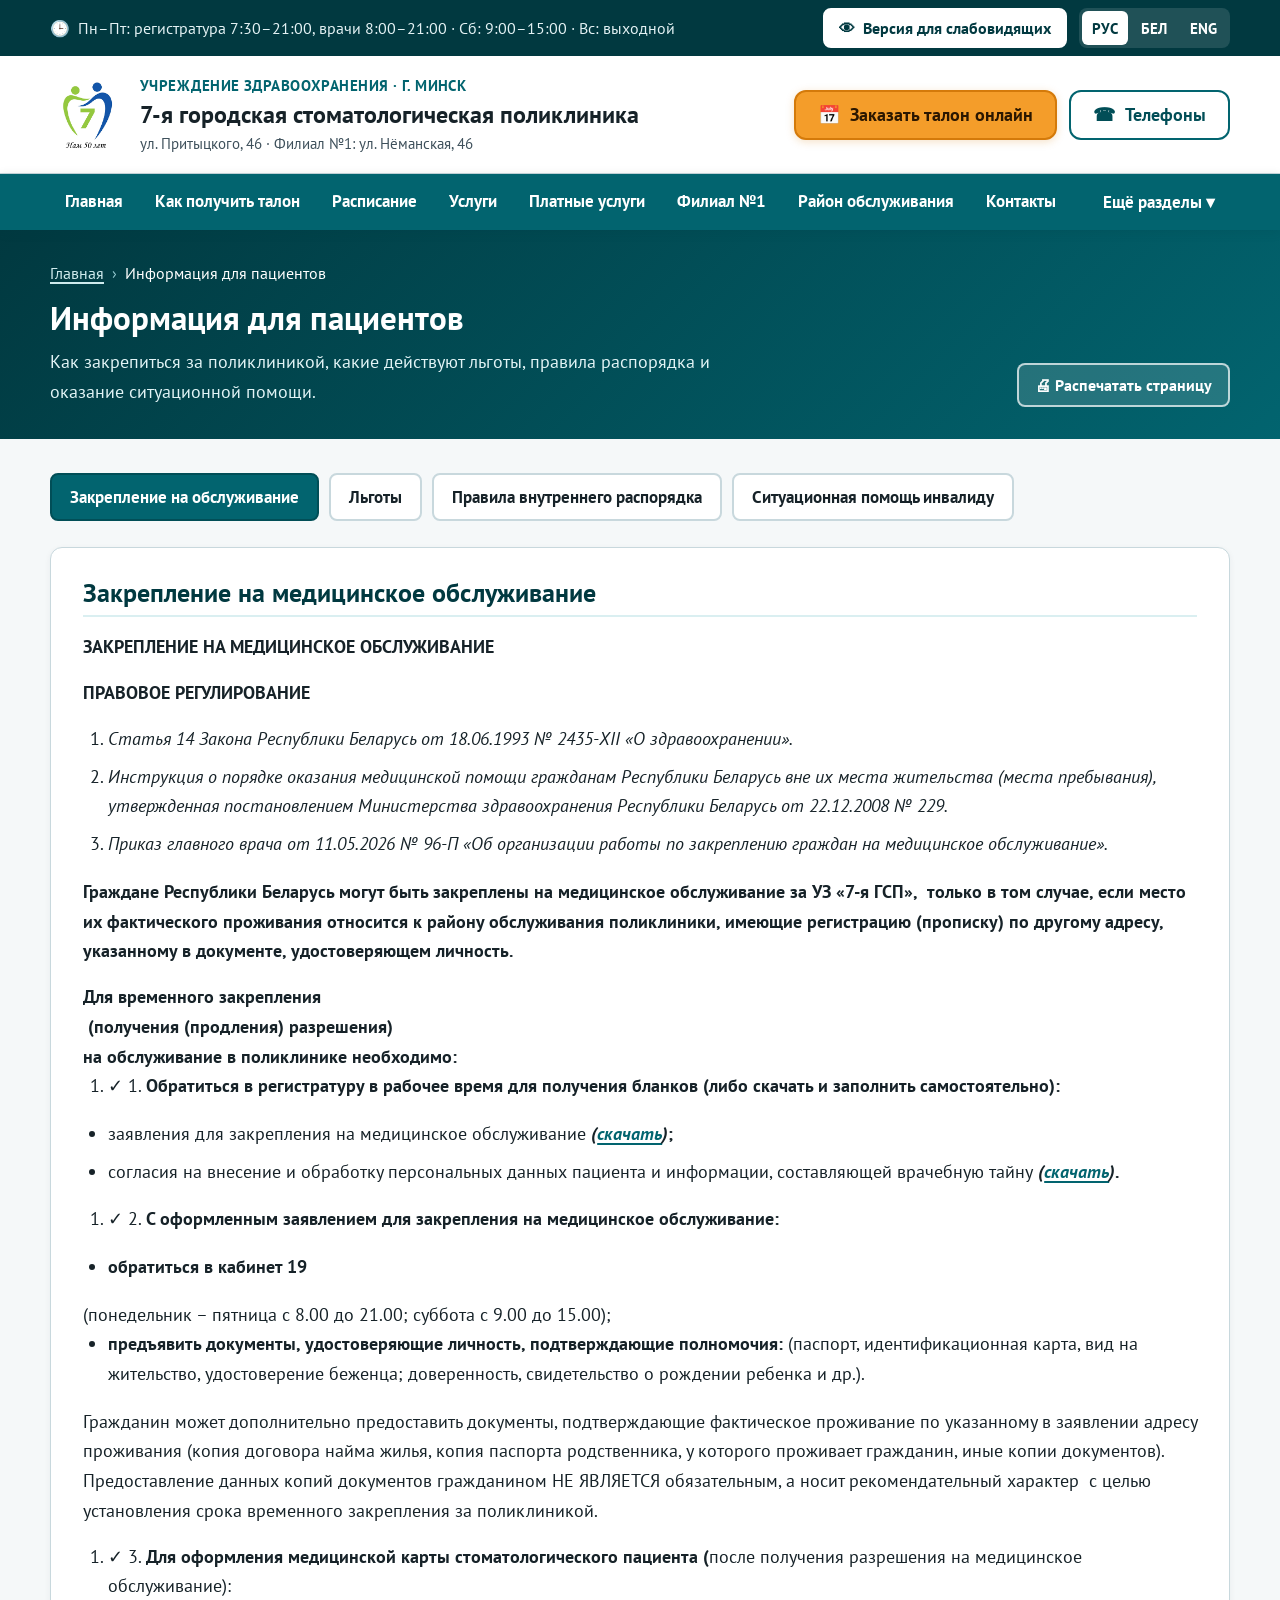
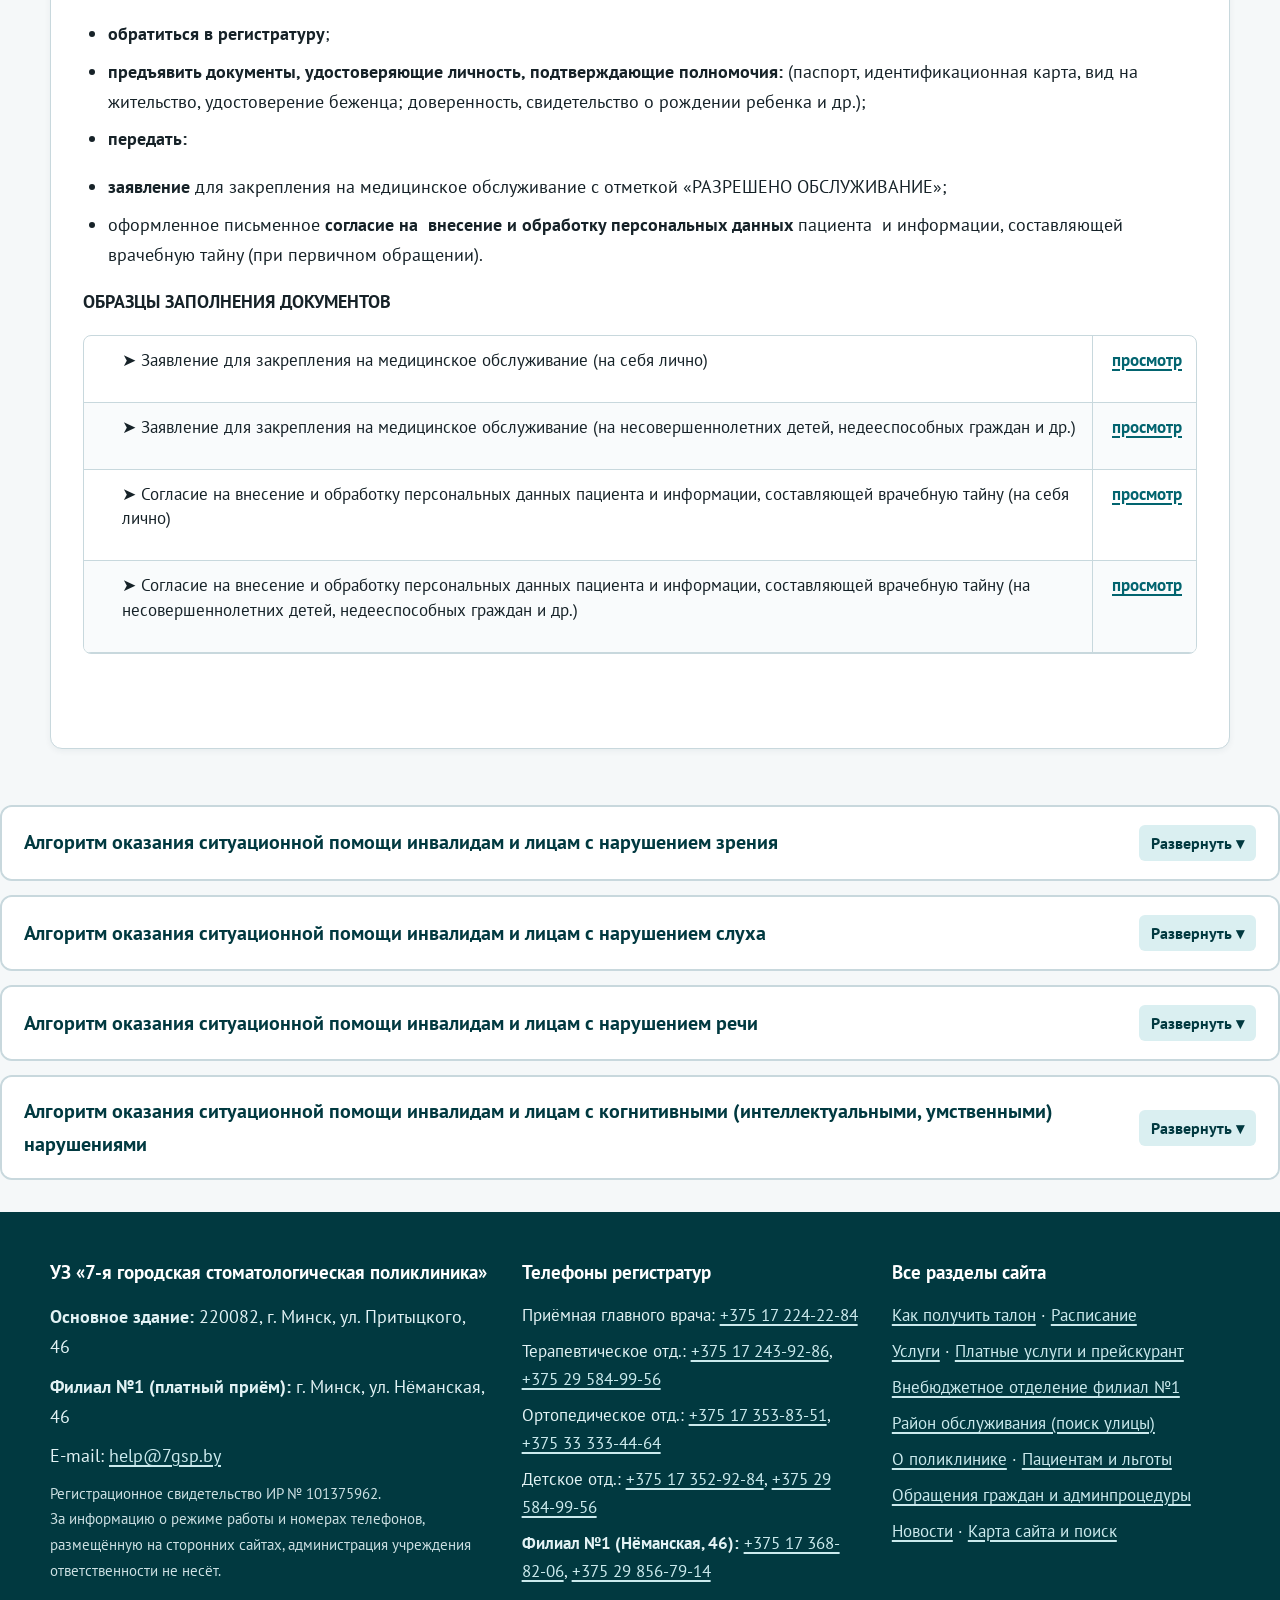
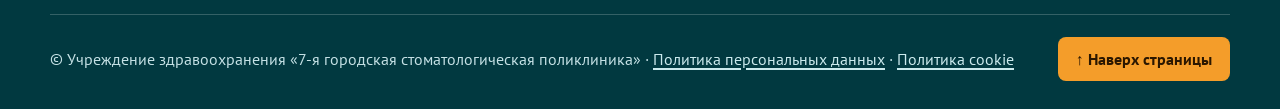
<file: patients.html>
<!DOCTYPE html>
<html lang="ru" data-font="md" data-theme="default" data-images="on" data-spacing="normal">
<head>
  <meta charset="UTF-8">
  <meta name="viewport" content="width=device-width, initial-scale=1.0">
  <title>Пациентам — УЗ «7-я городская стоматологическая поликлиника»</title>
  <meta name="description" content="Закрепление на медицинское обслуживание, льготы, правила внутреннего распорядка и ситуационная помощь людям с инвалидностью.">
  <meta name="robots" content="noindex, nofollow">
  <link rel="preconnect" href="https://fonts.googleapis.com">
  <link rel="preconnect" href="https://fonts.gstatic.com" crossorigin>
  <link href="https://fonts.googleapis.com/css2?family=PT+Sans:wght@400;700&display=swap" rel="stylesheet">
  <link rel="stylesheet" href="assets/css/style.css">
</head>
<body id="top">
  <a class="skip-link" href="#main-content">Перейти сразу к основному содержанию</a>

  <!-- Панель «Версия для слабовидящих» -->
  <div class="a11y-panel" id="a11yPanel" role="region" aria-label="Настройки версии для слабовидящих">
    <div class="container a11y-inner">
      <div class="a11y-group">
        <span class="a11y-label">Размер шрифта:</span>
        <button type="button" class="a11y-btn" data-a11y-font="md" aria-pressed="true">А (обычный)</button>
        <button type="button" class="a11y-btn" data-a11y-font="lg" aria-pressed="false">А+ (крупный)</button>
        <button type="button" class="a11y-btn" data-a11y-font="xl" aria-pressed="false">А++ (очень крупный)</button>
      </div>
      <div class="a11y-group">
        <span class="a11y-label">Цвет фона:</span>
        <button type="button" class="a11y-btn" data-a11y-theme="default" aria-pressed="true">Обычный</button>
        <button type="button" class="a11y-btn a11y-btn--bw" data-a11y-theme="bw" aria-pressed="false">Чёрным по белому</button>
        <button type="button" class="a11y-btn a11y-btn--wb" data-a11y-theme="wb" aria-pressed="false">Белым по чёрному</button>
        <button type="button" class="a11y-btn a11y-btn--blue" data-a11y-theme="blue" aria-pressed="false">Синим по голубому</button>
      </div>
      <div class="a11y-group">
        <span class="a11y-label">Фото:</span>
        <button type="button" class="a11y-btn" data-a11y-images="on" aria-pressed="true">Показать</button>
        <button type="button" class="a11y-btn" data-a11y-images="off" aria-pressed="false">Скрыть</button>
      </div>
      <div class="a11y-group">
        <span class="a11y-label">Интервал:</span>
        <button type="button" class="a11y-btn" data-a11y-spacing="normal" aria-pressed="true">Обычный</button>
        <button type="button" class="a11y-btn" data-a11y-spacing="wide" aria-pressed="false">Широкий</button>
      </div>
      <button type="button" class="a11y-btn a11y-btn--reset" id="a11yReset">Вернуть обычный вид</button>
    </div>
  </div>

  <!-- Верхняя служебная полоса -->
  <div class="top-bar">
    <div class="container top-bar__inner">
      <div class="top-bar__hours">
        <span aria-hidden="true">🕒</span>
        <span data-i18n="top_hours">Пн–Пт: регистратура 7:30–21:00, врачи 8:00–21:00 · Сб: 9:00–15:00 · Вс: выходной</span>
      </div>
      <div class="top-bar__actions">
        <button type="button" class="btn-a11y-toggle" id="a11yToggle" aria-expanded="false" aria-controls="a11yPanel">
          <span aria-hidden="true">👁</span>
          <span data-i18n="a11y_btn">Версия для слабовидящих</span>
        </button>
        <div class="lang-switch" role="group" aria-label="Выбор языка интерфейса">
          <button type="button" class="lang-btn" data-lang="ru" aria-pressed="true">РУС</button>
          <button type="button" class="lang-btn" data-lang="be" aria-pressed="false">БЕЛ</button>
          <button type="button" class="lang-btn" data-lang="en" aria-pressed="false">ENG</button>
        </div>
      </div>
    </div>
  </div>

  <!-- Основная шапка сайта -->
  <header class="site-header">
    <div class="container site-header__inner">
      <a class="brand" href="index.html">
        <img class="brand__logo" src="assets/img/logo.png" alt="Эмблема 7-й городской стоматологической поликлиники" width="74" height="74">
        <span>
          <span class="brand__eyebrow" data-i18n="eyebrow">Учреждение здравоохранения · г. Минск</span>
          <span class="brand__title" data-i18n="brand_title">7-я городская стоматологическая поликлиника</span>
          <span class="brand__addresses">ул. Притыцкого, 46 · Филиал №1: ул. Нёманская, 46</span>
        </span>
      </a>
      <div class="header-cta">
        <a class="btn btn--primary" href="https://7gsp.medtalon.by" target="_blank" rel="noopener">
          <span aria-hidden="true">📅</span>
          <span data-i18n="cta_talon">Заказать талон онлайн</span>
        </a>
        <a class="btn btn--outline" href="contacts.html">
          <span aria-hidden="true">☎</span>
          <span data-i18n="cta_phones">Телефоны</span>
        </a>
      </div>
    </div>
  </header>

  <!-- Главное меню -->
  <nav class="site-nav" aria-label="Основное меню">
    <div class="container site-nav__inner">
      <button type="button" class="nav-mobile-toggle" id="navMobileToggle" aria-expanded="false" aria-controls="navList">
        <span>☰ Меню разделов сайта</span>
        <span aria-hidden="true">▾</span>
      </button>
      <ul class="nav-list" id="navList">
        <li><a class="nav-link" href="index.html" data-i18n="nav_home">Главная</a></li><li><a class="nav-link" href="talon.html" data-i18n="nav_talon">Как получить талон</a></li><li><a class="nav-link" href="schedule.html" data-i18n="nav_schedule">Расписание</a></li><li><a class="nav-link" href="services.html" data-i18n="nav_services">Услуги</a></li><li><a class="nav-link" href="paid.html" data-i18n="nav_paid">Платные услуги</a></li><li><a class="nav-link" href="filial-1.html" data-i18n="nav_filial">Филиал №1</a></li><li><a class="nav-link" href="district.html" data-i18n="nav_district">Район обслуживания</a></li><li><a class="nav-link" href="contacts.html" data-i18n="nav_contacts">Контакты</a></li>
        <li class="nav-more-wrap">
          <button type="button" class="nav-more-btn" id="navMoreBtn" aria-expanded="false" aria-controls="navMoreMenu" data-i18n="nav_more">Ещё разделы ▾</button>
          <ul class="nav-dropdown" id="navMoreMenu">
            <li><a href="about.html">О поликлинике (администрация, режим, история, вакансии)</a></li><li><a href="patients.html" aria-current="page">Пациентам (закрепление, правила, льготы, помощь инвалидам)</a></li><li><a href="appeals.html">Обращения граждан и административные процедуры</a></li><li><a href="news.html">Новости и полезная информация</a></li><li><a href="sitemap.html">Карта сайта и поиск по разделам</a></li>
          </ul>
        </li>
      </ul>
    </div>
  </nav>

  
  <section class="page-banner">
    <div class="container">
      <nav aria-label="Путь по сайту">
        <ol class="breadcrumbs"><li><a href="index.html">Главная</a></li><li aria-current="page">Информация для пациентов</li></ol>
      </nav>
      <div class="page-banner__row">
        <div>
          <h1>Информация для пациентов</h1>
          <p>Как закрепиться за поликлиникой, какие действуют льготы, правила распорядка и оказание ситуационной помощи.</p>
        </div>
        <button type="button" class="btn-print" data-print>🖨 Распечатать страницу</button>
      </div>
    </div>
  </section>

  <main id="main-content">
    
  <div class="page-main">
    <div class="container" data-tabs>
      <div class="tabs-bar" role="tablist" aria-label="Разделы для пациентов">
        <button type="button" class="tab-btn" role="tab" aria-selected="true" data-tab-target="attachment">Закрепление на обслуживание</button>
        <button type="button" class="tab-btn" role="tab" aria-selected="false" data-tab-target="benefits">Льготы</button>
        <button type="button" class="tab-btn" role="tab" aria-selected="false" data-tab-target="rules">Правила внутреннего распорядка</button>
        <button type="button" class="tab-btn" role="tab" aria-selected="false" data-tab-target="disabled">Ситуационная помощь инвалиду</button>
      </div>

      <div class="tab-panel is-active" id="attachment" role="tabpanel">
        <article class="content-card prose">
          <h2>Закрепление на медицинское обслуживание</h2>
          <div>
  <div><p><strong>ЗАКРЕПЛЕНИЕ НА МЕДИЦИНСКОЕ ОБСЛУЖИВАНИЕ </strong></p>
<p><strong>ПРАВОВОЕ РЕГУЛИРОВАНИЕ</strong></p>
<ol>
<li><em> Статья 14 Закона Республики Беларусь от 18.06.1993 № 2435-XII &laquo;О здравоохранении&raquo;.</em></li>
<li><em> Инструкция о порядке оказания медицинской помощи гражданам Республики Беларусь вне их места жительства (места пребывания), утвержденная постановлением Министерства здравоохранения Республики Беларусь от 22.12.2008 № 229.</em></li>
<li><em> Приказ главного врача от 11.05.2026 № 96-П &laquo;Об организации работы по закреплению граждан на медицинское обслуживание&raquo;.</em></li>
</ol>

<p><strong>Граждане Республики Беларусь могут быть закреплены на медицинское обслуживание за УЗ &laquo;7-я ГСП&raquo;,&nbsp; только в том случае, если место их фактического проживания относится к району обслуживания поликлиники, имеющие регистрацию (прописку) по другому адресу, указанному в документе, удостоверяющем личность.</strong></p>

<div><strong>Для временного закрепления</strong></div>
<div><strong>&nbsp;(получения (продления) разрешения) </strong></div>
<div><strong>на обслуживание в поликлинике необходимо:</strong></div>

<ol>
<li>✓ 1.&nbsp;<strong>Обратиться в регистратуру в рабочее время для получения бланков (либо скачать и заполнить самостоятельно):</strong></li>
</ol>
<ul>
<li>
<div>заявления для закрепления на медицинское обслуживание <strong><em>(<a href="https://7gsp.by/files/01991/obj/110/80373/doc/zayavlenie.pdf" target="_blank" rel="noopener">скачать</a>)</em></strong><strong>;</strong></div>
</li>
<li>
<div>согласия на внесение и обработку персональных данных пациента и информации, составляющей врачебную тайну<strong> <em>(<a  href="https://7gsp.by/files/01991/obj/110/80373/doc/soglasie.pdf" target="_blank" rel="noopener">скачать</a>)</em>.</strong><strong>&nbsp;</strong></div>
</li>
</ul>
<ol>
<li>✓ 2.&nbsp;<strong>С оформленным заявлением для закрепления на медицинское обслуживание:</strong></li>
</ol>
<ul>
<li>
<div><strong>обратиться в кабинет 19</strong></div>
</li>
</ul>
<div>(понедельник &ndash; пятница с 8.00 до 21.00; суббота с 9.00 до 15.00);</div>
<ul>
<li>
<div><strong>предъявить документы, удостоверяющие личность, подтверждающие полномочия: </strong>(паспорт, идентификационная карта, вид на жительство, удостоверение беженца; доверенность, свидетельство о рождении ребенка и др.).</div>
</li>
</ul>
<p>Гражданин может дополнительно предоставить документы, подтверждающие фактическое проживание по указанному в заявлении адресу проживания (копия договора найма жилья, копия паспорта родственника, у которого проживает гражданин, иные копии документов). Предоставление данных копий документов гражданином НЕ ЯВЛЯЕТСЯ обязательным, а носит рекомендательный характер &nbsp;с целью установления срока временного закрепления за поликлиникой.<strong>&nbsp;</strong></p>
<ol>
<li>✓ 3.&nbsp;<strong>Для оформления медицинской карты стоматологического пациента (</strong>после получения разрешения на медицинское обслуживание):</li>
</ol>
<ul>
<li><strong>обратиться в регистратуру</strong>;</li>
<li><strong>предъявить документы, удостоверяющие личность, подтверждающие полномочия: </strong>(паспорт, идентификационная карта, вид на жительство, удостоверение беженца; доверенность, свидетельство о рождении ребенка и др.);</li>
<li>
<div><strong>передать:</strong></div>
</li>
</ul>
<ul>
<li><strong>заявление </strong>для закрепления на медицинское обслуживание с отметкой &laquo;РАЗРЕШЕНО ОБСЛУЖИВАНИЕ&raquo;;</li>
<li>оформленное письменное&nbsp;<strong>согласие</strong><strong> на&nbsp; внесение и обработку персональных данных </strong>пациента&nbsp; и информации, составляющей врачебную тайну (при первичном обращении).</li>
</ul>

<p><strong>ОБРАЗЦЫ ЗАПОЛНЕНИЯ ДОКУМЕНТОВ</strong></p>
<div class="table-wrap"><table>
<tbody>
<tr>
<td>
<ul type="none">
<li>➤ Заявление для закрепления на медицинское обслуживание (на себя лично)</li>
</ul>
</td>
<td>&nbsp;<a href="https://7gsp.by/files/01991/obj/110/80373/doc/sample1.pdf" target="_blank" rel="noopener"><strong>просмотр</strong></a></td>
</tr>
<tr>
<td>
<ul type="none">
<li>➤ Заявление для закрепления на медицинское обслуживание (на несовершеннолетних детей, недееспособных граждан и др.)</li>
</ul>
</td>
<td>&nbsp;<a href="https://7gsp.by/files/01991/obj/110/80373/doc/sample2.pdf" target="_blank" rel="noopener"><strong>просмотр</strong></a></td>
</tr>
<tr>
<td>
<ul type="none">
<li>➤ Согласие на внесение и обработку персональных данных пациента и информации, составляющей врачебную тайну (на себя лично)</li>
</ul>
</td>
<td>&nbsp;<a href="https://7gsp.by/files/01991/obj/110/80373/doc/sample3.pdf" target="_blank" rel="noopener"><strong>просмотр</strong></a></td>
</tr>
<tr>
<td>
<ul type="none">
<li>➤ Согласие на внесение и обработку персональных данных пациента и информации, составляющей врачебную тайну (на несовершеннолетних детей, недееспособных граждан и др.)</li>
</ul>
</td>
<td>&nbsp;<a href="https://7gsp.by/files/01991/obj/110/80373/doc/sample4.pdf" target="_blank" rel="noopener"><strong>просмотр</strong></a></td>
</tr>
</tbody>
</table></div>
<ul type="none">
<li>&nbsp;</li>
</ul></div>
</div>																														</div>
        </article>
      </div>

      <div class="tab-panel" id="benefits" role="tabpanel">
        <article class="content-card prose">
          <h2>Льготы для отдельных категорий граждан</h2>
          <div>
  <div><p><strong>&nbsp;</strong></p>
<p><strong>В соответствии со статьей 11</strong><strong> Закона Республики Беларусь от 14.06.2007 № 239-З &laquo;О государственных социальных льготах, правах и гарантиях для отдельных категорий граждан&raquo;</strong><strong> (Льготы по обеспечению техническими средствами социальной реабилитации)</strong></p>

<p><strong>Право на бесплатное изготовление и ремонт зубных протезов</strong> (за исключением протезов из драгоценных металлов, металлоакрилатов (металлокомпозитов), металлокерамики и фарфора, а также нанесения защитно-декоративного покрытия из нитрид-титана) в УЗ &laquo;7-я городская стоматологическая поликлиника&raquo; по месту жительства имеют:</p>
<ol>
<li>Герои Беларуси, Герои Советского Союза, Герои Социалистического Труда, полные кавалеры орденов Отечества, Славы, Трудовой Славы;</li>
<li> участники Великой Отечественной войны;</li>
<li> инвалиды войны;</li>
<li>лица, награжденные орденами или медалями СССР за самоотверженный труд в тылу в годы Великой Отечественной войны;</li>
<li>лица, работавшие на объектах противовоздушной обороны, местной противовоздушной обороны, на строительстве оборонительных сооружений, морских баз, аэродромов и других военных объектов в пределах тыловых границ действующих фронтов, на прифронтовых участках железных и автомобильных дорог;</li>
<li> члены экипажей судов транспортного флота, интернированные в начале Великой Отечественной войны в портах других государств;</li>
<li> лица, работавшие на предприятиях, в учреждениях и организациях города Ленинграда в период блокады с 8 сентября 1941 г. по 27 января 1944 г. и награжденные медалью "За оборону Ленинграда", и лица, награжденные знаком "Жителю блокадного Ленинграда";</li>
<li> бывшие узники, в том числе несовершеннолетние, фашистских концлагерей, тюрем, гетто, а также бывшие несовершеннолетние узники иных мест принудительного содержания, созданных фашистами и их союзниками в годы Второй мировой войны;</li>
<li> ветераны боевых действий на территории других государств из числа военнослужащих, в том числе уволенных в запас (отставку), военнообязанных, призывавшихся на военные сборы, лиц начальствующего и рядового состава органов внутренних дел и органов государственной безопасности, работников указанных органов (включая специалистов и советников Министерства обороны СССР, Комитета государственной безопасности и Министерства внутренних дел СССР и БССР), направлявшихся в Афганистан или другие государства либо проходивших службу в составе Вооруженных Сил СССР на территории союзных республик, входивших в состав СССР, и принимавших участие в боевых действиях при исполнении служебных обязанностей в этих государствах; военнослужащих автомобильных батальонов, направлявшихся в Афганистан для доставки грузов в период ведения боевых действий; военнослужащих летного состава, совершавших вылеты на боевые задания в Афганистан с территории СССР в период ведения боевых действий;</li>
<li> граждане, в том числе уволенные в запас (отставку), из числа военнослужащих, лиц начальствующего и рядового состава органов внутренних дел, Следственного комитета, Государственного комитета судебных экспертиз, органов и подразделений по чрезвычайным ситуациям, органов финансовых расследований Комитета государственного контроля, ставших инвалидами вследствие ранения, контузии, увечья или заболевания, полученных при исполнении обязанностей военной службы (служебных обязанностей);</li>
<li> граждане, заболевшие и перенесшие лучевую болезнь, вызванную последствиями катастрофы на Чернобыльской АЭС, других радиационных аварий, </li>
<li>инвалиды I и II группы;</li>
<li> дети-инвалиды в возрасте до 18 лет.</li>
<li>иные категории граждан по решению Президента Республики Беларусь.</li>
</ol>

<p><strong>Право на первоочередное изготовление и ремонт зубных протезов</strong> (за исключением протезов из драгоценных металлов, металлоакрилатов (металлокомпозитов), металлокерамики и фарфора, а также нанесения защитно-декоративного покрытия из нитрид-титана) в УЗ &laquo;7-я городская стоматологическая поликлиника&raquo; по месту жительства имеют инвалиды с детства вследствие ранения, контузии, увечья, связанных с боевыми действиями в период Великой Отечественной войны либо с последствиями военных действий.</p>
<p><strong>&nbsp;</strong></p>
<div class="table-wrap"><table>
<tbody>
<tr>
<td>
<p><strong>Вне очереди принимаются:</strong></p>
</td>
</tr>
<tr>
<td>
<p><strong>&mdash; Герои Беларуси, Герои Советского Союза, Герои Социалистического Труда, полные кавалеры орденов Отечества, Славы, Трудовой Славы, постоянно проживающие на территории Республики Беларусь</strong></p>
</td>
</tr>
<tr>
<td>
<p><strong>&mdash; Ветераны Великой Отечественной войны</strong></p>
</td>
</tr>
<tr>
<td>
<p><strong>&mdash; Ветераны боевых действий на территории других государств</strong></p>
</td>
</tr>
<tr>
<td>
<p><strong>&mdash; Инвалиды Великой Отечественной войны и инвалиды боевых действий на территории других государств</strong></p>
</td>
</tr>
<tr>
<td>
<p><strong>&mdash; Инвалиды вследствие ранения, контузии, увечья или заболевания, полученных при исполнении обязанностей военной службы </strong><strong>(служебных обязанностей)</strong></p>
</td>
</tr>
<tr>
<td>
<p><strong>&mdash; Бывшие узники, в том числе несовершеннолетние, фашистских концлагерей, тюрем, гетто, а также бывшие несовершеннолетние узники иных мест принудительного содержания, созданных фашистами и их союзниками в годы Второй мировой войны</strong></p>
</td>
</tr>
<tr>
<td>
<p><strong>&mdash; Инвалиды с детства вследствие ранения, контузии, увечья, связанных с боевыми действиями в период Великой Отечественной войны либо с последствиями военных действий</strong></p>
</td>
</tr>
<tr>
<td>
<p><strong>&mdash; Почетные доноры</strong></p>
</td>
</tr>
<tr>
<td>
<p>&mdash;&nbsp;<strong>Спортсмены национальных и сборных команд при оказании консультативно-диагностической помощи</strong> (в организациях здравоохранения в соответствии с пунктом 1 приказа Министерства здравоохранения Республики Беларусь от 02.06.2015 № 590 &laquo;Об организации медицинского обеспечения спортсменов национальных и сборных команд Республики Беларусь&raquo;.)</p>
</td>
</tr>
<tr>
<td>
<p><strong>&mdash; Беременные женщины</strong> (в поликлиниках и амбулаториях, подведомственных Комитету по здравоохранению Мингорисполкома)</p>
</td>
</tr>
<tr>
<td>
<p><strong>В первую очередь принимаются:</strong></p>
</td>
</tr>
<tr>
<td>
<p><strong>&mdash; Лица, необоснованно привлеченные к уголовной ответственности, подвергшиеся наказанию в виде лишения свободы, ссылки, высылки, направления на спецпоселение, высланные&nbsp; за пределы республики в административном порядке, незаконно помещавшиеся по решениям судов в психиатрические учреждения на принудительное лечение&nbsp; в связи с возбуждением уголовных дел, и другие лица, реабилитированные в соответствии с действующим законодательством, а также потерпевшие от политических репрессий дети, которые находились вместе с репрессированными родителями</strong></p>
</td>
</tr>
<tr>
<td>
<p><strong>&mdash; Граждане, заболевшие и перенесшие лучевую болезнь, инвалиды вследствие катастрофы на Чернобыльской АЭС, других радиационных аварий;</strong></p>
</td>
</tr>
<tr>
<td>
<p><strong>&mdash; Участники ликвидации последствий катастрофы на Чернобыльской АЭС; </strong></p>
</td>
</tr>
<tr>
<td>
<p><strong>&mdash; Участники ликвидации последствий других радиационных аварий. </strong></p>
</td>
</tr>
<tr>
<td>
<p><strong>&mdash; Работники здравоохранения, в том числе бывшие работники здравоохранения, вышедшие на пенсию</strong></p>
</td>
</tr>
<tr>
<td>
<p>&mdash;&nbsp;<strong>Судьи</strong> (в УЗ, подведомственных Комитету по здравоохранению Мингорисполкома)</p>
</td>
</tr>
</tbody>
</table></div>
</div>
</div>																														</div>
        </article>
      </div>

      <div class="tab-panel" id="rules" role="tabpanel">
        <article class="content-card prose">
          <h2>Правила внутреннего распорядка для пациентов</h2>
          <div>
  <div><div class="table-wrap"><table>
<tbody>
<tr>
<td>
<p>Учреждение здравоохранения</p>
<p>&laquo;7-я городская стоматологическая поликлиника&raquo;</p>
</td>
<td>&nbsp;</td>
<td>
<p>УТВЕРЖДЕНО</p>
<p>Приказ УЗ &laquo;7-я городская стоматологическая поликлиника&raquo;</p>
<p>от 10.04.2026 № 77-П</p>
</td>
</tr>
</tbody>
</table></div>

<p><strong>ПРАВИЛА ВНУТРЕННЕГО </strong></p>
<p><strong>РАСПОРЯДКА ДЛЯ ПАЦИЕНТОВ</strong></p>

<p><strong>ГЛАВА 1</strong></p>
<p><strong>ОБЩИЕ ПОЛОЖЕНИЯ</strong></p>
<p><strong>&nbsp;</strong></p>
<ol>
<li>Настоящие Правила внутреннего распорядка для пациентов разработаны в соответствии со статьей 43 Закона Республики Беларусь от 18.06.1993 № 2435-XII &laquo;О здравоохранении&raquo; (далее &ndash; Закон о здравоохранении), постановлением Министерства здравоохранения Республики Беларусь от 30.10.2015 № 104 &laquo;Об утверждении Примерных правил внутреннего распорядка для пациентов&raquo;, иных нормативных правовых актов.</li>
<li>Правила внутреннего распорядка для пациентов (далее &ndash; Правила) в учреждении здравоохранения &laquo;7-я городская стоматологическая поликлиника&raquo; (далее &ndash; учреждение, поликлиника, УЗ &laquo;7-я ГСП&raquo;) определяют порядок обращения пациента в поликлинику, его права и обязанности, порядок предоставления информации о состоянии здоровья пациента, порядок выдачи справок, выписок из медицинской документации пациенту или другим лицам; информацию о порядке оказания бесплатных и платных медицинских услуг; другие сведения, имеющие существенное значение для реализации прав пациента.</li>
<li><strong>Правила распространяются на всех пациентов, обращающихся в поликлинику.</strong></li>
<li><strong>Пациенты (законные представители) с Правилами знакомятся устно.</strong></li>
<li>Правила размещаются в поликлинике в общедоступном месте на информационном стенде, на официальном сайте www.7gsp.by в рубрике &laquo;Пациентам&raquo;.</li>
</ol>

<p><strong>ГЛАВА 2</strong></p>
<p><strong>ПОРЯДОК ОБРАЩЕНИЯ ПАЦИЕНТА В УЗ </strong><strong>&laquo;7-Я ГСП&raquo;</strong></p>
<p><strong>&nbsp;</strong></p>
<ol start="6">
<li><strong>УЗ &laquo;7-я ГСП&raquo;</strong> <strong>осуществляет оказание медицинской помощи по стоматологии взрослому и детскому населению по территориальному принципу.</strong></li>
<li><strong>Район обслуживания поликлиники</strong><strong> (взрослое и детское население) </strong><strong>утверждается приказом Комитета по здравоохранению Мингорисполкома</strong><strong>. Информация о районе обслуживания УЗ &laquo;7-я ГСП&raquo;</strong> размещаются в поликлинике в общедоступном месте на информационном стенде, на официальном сайте www.7gsp.by в рубрике &laquo;О поликлинике&raquo;.</li>
<li>В целях своевременного оказания медицинской помощи граждане Республики Беларусь закрепляются за поликлиникой по их месту жительства (месту пребывания).</li>
<li><strong>Порядок закрепления граждан Республики Беларусь для медицинского обслуживания</strong> в поликлинике регулируется Инструкцией о порядке оказания медицинской помощи гражданам Республики Беларусь вне их места жительства (места пребывания), утвержденной постановлением Министерства здравоохранения Республики Беларусь от 22.12.2008 № 229.</li>
<li>Несовершеннолетние закрепляются для оказания медицинской помощи за УЗ &laquo;7-я ГСП&raquo; по месту их фактического проживания по заявлению одного из родителей, усыновителей (удочерителей), опекунов, попечителей (далее - законный представитель).</li>
<li><strong>Прием заявлений о временном закреплении</strong> осуществляется в кабинете 50 (понедельник - пятница с 8.00 до 13.00; с 14.00 до 16.00).</li>
<li>Первичная стоматологическая медицинская помощь населению осуществляется по территориальному принципу непосредственно в поликлинике.</li>
<li>При необходимости получения первичной стоматологической медицинской помощи пациент обращается в регистратуру поликлиники, которая является её структурным подразделением, обеспечивающим регистрацию пациентов на прием к врачу.</li>
<li>Работниками регистратуры при первичном обращении пациента, имеющего постоянную регистрацию в зоне обслуживания учреждения, а также для граждан, временно закрепленных для медицинского обслуживания в УЗ &laquo;7-я ГСП&raquo; оформляется медицинская карта стоматологического пациента (форма № 043/у).</li>
<li><strong>Медицинская карта</strong> стоматологического пациента (форма № 043/у) <strong>оформляется в УЗ &laquo;7-я ГСП&raquo; на основании документа, удостоверяющего личность</strong> (паспорт гражданина Республики Беларусь; вид на жительство в Республике Беларусь; удостоверение беженца; идентификационная карта гражданина Республики Беларусь; биометрический вид на жительство в Республике Беларусь иностранного гражданина; биометрический вид на жительство в Республике Беларусь лица без гражданства).</li>
<li>
<p><strong>Плановая медицинская помощь по стоматологии </strong>в поликлинике <strong>оказывается по предварительной записи</strong>.</p>
</li>
</ol>
<p>Амбулаторный приём пациентов ведётся в две смены, согласно режиму учреждения, по талонной системе.</p>
<p><strong>Выдача талонов на первичный прием</strong> к врачам-стоматологам организована в течение всего рабочего дня: с понедельника по пятницу с 07.30 до 21.00, в субботу с 08.30 до 15.00.</p>
<div><strong>Записаться (получить талон) к врачу-стоматологу можно</strong>:</div>
<div>1) в регистратуре при личном обращении;</div>
<div>2) по телефонным номерам регистратуры;</div>
<p>3) на сайте medtalon.by (круглосуточно).</p>
<p><strong>Запись на повторный прием осуществляет врач-стоматолог непосредственно в кабинете приема.</strong></p>
<ol start="17">
<li><strong>Прием вызовов врача на дом для нетранспортабельных пациентов</strong> осуществляется по телефону регистратуры в течение рабочего дня.</li>
<li>Информацию о графике приема пациентов врачами-специалистами, об организации предварительной записи, о графиках личного приема граждан руководством поликлиники, адреса дежурных аптек, поликлиник и стационаров, оказывающих экстренную стоматологическую медицинскую помощь в вечернее, ночное время, в воскресные и праздничные дни, пациент может получить в регистратуре в устной форме, наглядно на информационных стендах, а также на сайте поликлиники www.7gsp.by.</li>
<li><strong>Неотложная стоматологическая помощь</strong> оказывается пациентам в течение рабочего дня в поликлинике с понедельника по пятницу с 8.00 до 21.00, в субботние дни с 9.00 до 15.00.</li>
<li><strong>Нетранспортабельным лицам специализированная стоматологическая помощь</strong> оказывается в стационарных условиях после консультации врача-стоматолога и выдачи направления в УЗ &laquo;11-я городская клиническая больница&raquo; (г.Минск, ул. Корженевского, 4).</li>
<li><strong>При возникновении </strong>по месту жительства (месту регистрации) <strong>состояний, требующих срочного медицинского вмешательства</strong> (несчастный случай, травма, отравление, другие состояния и заболевания, угрожающие жизни или здоровью гражданина или окружающих его лиц) <strong>пациенту необходимо обратиться в службу скорой медицинской помощи по телефону 103.</strong></li>
<li><strong>Прием пациентов в поликлинике врачами-специалистами осуществляется по предварительной записи</strong>. За 10 минут до назначенного времени приема пациенту в регистратуре выдается талон установ&shy;ленной формы с указанием фамилии врача, номера кабинета, времени явки на прием. Пациенты, опоздавшие на прием к врачу-специалисту на 5 минут, теряют право посещения врача по данному талону в назначенный день.</li>
<li>Необходимым условием оказания медицинской помощи пациенту является наличие <strong>предварительного </strong><strong>информированного добровольного </strong><strong>согласия</strong> совершеннолетнего пациента или законных представителей, в том числе несовершеннолетних в возрасте до 14 лет, ознакомленных с целью медицинского вмешательства, прогнозируемыми результатами и возможными рисками<strong>. </strong></li>
</ol>
<p><strong>Согласие на простое медицинское вмешательство дается устно</strong> пациентом или законными представителями. Отметка о согласии на простое медицинское вмешательство делается медицинским работником в медицинских документах.</p>
<p><strong>Обязательным условием проведения сложного медицинского вмешательства является наличие предварительного письменного согласия</strong> совершеннолетнего пациента или лиц, указанных в части второй статьи 18 Закона о здравоохранении. Согласие пациента на сложное медицинское вмешательство вносится в медицинские документы и подписывается пациентом либо лицами, указанными в части второй статьи 18 Закона о здравоохранении, и лечащим врачом. Форма согласия пациента на сложное медицинское вмешательство устанавливается Министерством здравоохранения.</p>
<ol start="24">
<li><strong>Несовершеннолетние в возрасте от четырнадцати до восемнадцати лет имеют право самостоятельно давать согласие на простое медицинское вмешательство</strong>.</li>
<li><strong>Оказание медицинской помощи несовершеннолетним</strong> <strong>производится в сопровождении одного из родителей</strong> <strong>(законного представителя) или лица, фактически осуществляющего уход за ребенком.</strong></li>
<li><strong>Иностранные граждане и лица без гражданства</strong>, постоянно проживающие в Республике Беларусь, имеют право на доступное медицинское обслуживание наравне с гражданами Республики Беларусь, в том числе на получение бесплатной медицинской помощи на основании государственных минимальных социальных стандартов в области здравоохранения в государственных учреждениях здравоохранения, если иное не установлено законодательными актами и международными договорами Республики Беларусь.</li>
<li>Иностранные граждане и лица без гражданства, временно пребывающие или временно проживающие в Республике Беларусь, имеют право на доступное медицинское обслуживание за счет собственных средств, средств юридических лиц и иных источников, не запрещенных законодательством, если иное не установлено законодательными актами и международными договорами Республики Беларусь.</li>
</ol>
<p><strong>&nbsp;</strong></p>
<p><strong>ГЛАВА 3</strong></p>
<p><strong>ПОРЯДОК ОКАЗАНИЯ МЕДИЦИНСКОЙ ПОМОЩИ В УЗ &laquo;7-я ГСП&raquo;</strong></p>
<p><strong>&nbsp;</strong></p>
<ol start="28">
<li>Оказание медицинской помощи пациентам учреждения осуществляется по профилям заболеваний, состояниям, синдромам на основании клинических протоколов, а также иных нормативных правовых актов Министерства здравоохранения, устанавливающих порядок организации и оказания медицинской помощи по профилям заболеваний, состояниям, синдромам, или методов оказания медицинской помощи, указанных в статье 18 Закона о здравоохранении.</li>
<li><strong>Учреждение обеспечивает оказание пациентам медицинской помощи в соответствии со своими лечебно-диагностическими возможностями</strong>, а также в случае необходимости направляет их для получения медицинской помощи в другие организации здравоохранения в порядке, определяемом Министерством здравоохранения Республики Беларусь.</li>
<li>
<div><strong>В соответствии со статьей 4 Закона о здравоохранении граждане Республики Беларусь имеют право на доступное медицинское обслуживание в поликлинике, которое обеспечивается</strong>:</div>
</li>
</ol>
<div>предоставлением бесплатной медицинской помощи на основании государственных минимальных социальных стандартов в области здравоохранения;</div>
<p>предоставлением медицинской помощи, за счет собственных средств, средств юридических лиц и иных источников, не запрещенных законодательством.</p>
<ol start="31">
<li>Постановлением Совета Министров Республики Беларусь от 29.03.2016 № 259 &laquo;О некоторых вопросах государственных минимальных социальных стандартов в области здравоохранения&raquo; (далее &ndash; постановление № 259) установлен <strong>перечень</strong> <strong>основных бесплатных медицинских услуг </strong>по оказанию первичной, специализированной, высокотехнологичной и паллиативной медицинской помощи, медико-социальной помощи <strong>гражданам Республики Беларусь государственными учреждениями здравоохранения</strong>, которые являются государственными минимальными социальными стандартами в области здравоохранения, обеспечивающими удовлетворение основных потребностей граждан при оказании этими учреждениями бесплатной медицинской помощи.</li>
<li>В соответствии с постановлением № 259 поликлиникой оказываются следующие<strong> основные бесплатные медицинские услуги гражданам Республики Беларусь: </strong>медицинская профилактика, диагностика и лечение стоматологических заболеваний, за исключением видов стоматологических услуг, оказываемых на платной основе в соответствии с законодательством.</li>
<li>В соответствии с Перечнемплатных медицинских услуг, оказываемых гражданам Республики Беларусь государственными учреждениями здравоохранения, установленным постановлением Совета Министров Республики Беларусь от 10.02.2009 № 182 &laquo;Об оказании платных медицинских услуг государственными учреждениями здравоохранения&raquo;, <strong>в поликлинике оказываются следующие платные с</strong><strong>томатологические услуги:</strong></li>
</ol>
<div>стоматологические услуги по желанию граждан<strong>,</strong> в том числе протезирование зубов, за исключением данных услуг, оказываемых гражданам Республики Беларусь бесплатно;</div>
<div>дентальная имплантация с последующим протезированием, за исключением данной услуги, оказываемой гражданам Республики Беларусь до 18 лет;</div>
<p>ортодонтическая коррекция прикуса у граждан, за исключением коррекции прикуса, проводимой гражданам Республики Беларусь до 18 лет бесплатно функциональными пластиночными аппаратами.</p>
<ol start="34">
<li><strong>Перечень платных медицинских услуг оказываемых поликлиникой утверждается главным врачом УЗ &laquo;7-я ГСП&raquo;.</strong></li>
<li><strong>Категории граждан, имеющих право</strong><strong> на бесплатное изготовление и ремонт зубных протезов</strong> (за исключением протезов из драгоценных металлов, металлоакрилатов (металлокомпозитов), металлокерамики и фарфора, а также нанесения защитно-декоративного покрытия из нитрид-титана<strong>) </strong>в УЗ &laquo;7-я ГСП&raquo; по месту жительства определены <strong>статьей 11 Закона Республики Беларусь от 14.06.2007 № 239-З &laquo;О государственных социальных льготах, правах и гарантиях для отдельных категорий граждан&raquo; (Льготы по обеспечению техническими средствами социальной реабилитации).</strong></li>
</ol>
<p><strong>&nbsp;</strong></p>
<p><strong>ГЛАВА 4</strong></p>
<p><strong>ГРАФИК РАБОТЫ УЗ &laquo;7-я ГСП&raquo;. ТЕЛЕФОННЫЕ НОМЕРА</strong></p>
<p><strong>&nbsp;</strong></p>
<ol start="36">
<li>
<div><strong>График работы УЗ &laquo;7-я ГСП&raquo; (г.Минск, ул. Притыцкого, 46):</strong></div>
</li>
</ol>
<div>с понедельника по пятницу: регистратура: &nbsp;с 07.30&nbsp; до 21.00;&nbsp; врачебный прием: с 8.00 до 21.00;</div>
<div>суббота: регистратура: с 8.30 до 15.00; врачебный прием: с 9.00 до 15.00;</div>
<p>воскресенье и праздничные дни: выходной.</p>
<div><strong>Телефонные номера регистратуры: </strong></div>
<div>1, 2 стоматологическое терапевтическое отделение:</div>
<div>(017) 243 92 86; (029) 584 99 56;</div>
<div>1, 2 стоматологическое&nbsp; ортопедическое отделение:</div>
<div>(017) 353 83 51; (033) 333 44 64;</div>
<div>детское стоматологическое отделение:</div>
<p>(017) 352 92 84; (029) 584 99 56.</p>
<ol start="37">
<li><strong>График работы стоматологического внебюджетного отделения Филиала № 1 УЗ &laquo;7-я ГСП&raquo; (г.Минск, ул. Нёманская, 46):</strong></li>
</ol>
<div>с понедельника по пятницу: регистратура: с 07.30 до 21.00; врачебный прием: с 8.00 до 21.00;</div>
<div>1-я, 3-я суббота: регистратура: с 8.30 до 15.00; врачебный прием: с 9.00 до 15.00;</div>
<p>воскресенье и праздничные дни: выходной.</p>
<div><strong>Телефонные номера регистратуры:</strong></div>
<div>стоматологическое внебюджетное отделение:</div>
<p>(017) 368 82 06; (029) 856 79 14.</p>
<ol start="38">
<li>График работы должностных лиц учреждения определяется Правилами внутреннего трудового распорядка, на основании нормативных правовых актов Комитета по здравоохранению Мингорисполкома и с учетом ограничений, установленных Трудовым кодексом Республики Беларусь, Коллективным договором учреждения.</li>
</ol>
<p><strong>&nbsp;</strong></p>
<p><strong>ГЛАВА 5</strong></p>
<p><strong>ПРАВА И ОБЯЗАННОСТИ ПАЦИЕНТА</strong></p>
<p><strong>&nbsp;</strong></p>
<ol start="39">
<li>При обращении за медицинской помощью и ее получении <strong>пациент имеет право на:</strong></li>
</ol>
<div>получение медицинской помощи;</div>
<div>выбор лечащего врача;</div>
<div>участие в выборе методов оказания медицинской помощи;</div>
<div>пребывание в поликлинике в условиях, соответствующих санитарно-эпидемиологическим требованиям и позволяющих реализовать право на безопасность и защиту личного достоинства;</div>
<div>уважительное и гуманное отношение со стороны работников здравоохранения;</div>
<div>получение в доступной форме информации о состоянии стоматологического здоровья, применяемых методах оказания медицинской помощи, а также о квалификации лечащего врача, других медицинских работников, непосредственно участвующих в оказании ему медицинской помощи;</div>
<div>отказ от внесения информации, составляющей врачебную тайну, в централизованную информационную систему здравоохранения, за исключением информации, предоставляемой организациями здравоохранения в правоохранительные органы в соответствии с абзацем вторым части одиннадцатой статьи 46 Закона о здравоохранении;</div>
<div>ознакомление с медицинскими документами, имеющимися в поликлинике и отражающими информацию о состоянии его здоровья, фактах обращения за медицинской помощью;</div>
<div>выбор лиц, которым может быть сообщена информация о состоянии его стоматологического здоровья;</div>
<div>отказ от оказания медицинской помощи, в том числе медицинского вмешательства, за исключением случаев, предусмотренных законодательством;</div>
<div>облегчение боли, связанной с заболеванием и (или) медицинским вмешательством, всеми методами оказания медицинской помощи с учетом лечебно-диагностических возможностей поликлиники;</div>
<div>реализацию иных прав в соответствии с действующим законодательством Республики Беларусь.</div>
<p>сохранение медицинскими работниками в тайне информации о факте его обращения за медицинской помощью, состоянии&nbsp; стоматологического здоровья, диагнозе и иных сведений, полученных при его обследовании и лечении, за исключением случаев, предусмотренных законодательными актами.</p>
<ol start="40">
<li>
<p><strong>Пациент обязан:</strong></p>
</li>
</ol>
<div>заботиться о собственном здоровье, принимать своевременные меры по его сохранению, укреплению и восстановлению;</div>
<div>уважительно относиться к работникам учреждения здравоохранения и другим пациентам;</div>
<div>по требованию работников учреждения предъявить паспорт или иной документ, удостоверяющий личность либо документы, подтверждающие его полномочия, право на льготы;</div>
<div>выполнять рекомендации медицинских работников, необходимые для реализации избранной тактики лечения, сотрудничать с медицинскими работниками при оказании медицинской стоматологической помощи;</div>
<div>сообщать медицинским работникам о наличии у него заболеваний, представляющих опасность для здоровья населения, вируса иммунодефицита человека, а также соблюдать меры предосторожности при контактах с другими лицами;</div>
<div>информировать медицинских работников о ранее выявленных медицинских противопоказаниях к применению лекарственных средств, наследственных и перенесенных заболеваниях, об обращениях за медицинской помощью, а также об изменениях в состоянии здоровья;</div>
<div>соблюдать правила внутреннего распорядка для пациентов, бережно относиться к имуществу поликлиники;</div>
<div>при посещении поликлиники соблюдать санитарно-эпидемиологические требования: в верхней одежде в кабинеты&nbsp; не входить,&nbsp; в осенний, зимний, весенний периоды года оставлять одежду в гардеробе поликлиники; в случае необходимости применять средства индивидуальной защиты (маски, перчатки, бахилы и т.д.);</div>
<div>при вызове врача на дом обеспечить беспрепятственный доступ сотрудника поликлиники к пациенту;</div>
<div>соблюдать правила запрета использования средств мобильной связи при нахождении в поликлинике, в том числе во время оказания медицинской помощи;</div>
<div>соблюдать правила запрета курения, распития алкогольных, слабоалкогольных напитков, потребления наркотических средств, психотропных веществ, их аналогов, токсичных или других одурманивающих веществ в поликлинике и на ее территории;</div>
<p>выполнять иные обязанности, предусмотренные Законом о здравоохранении и иными актами законодательства&nbsp; Республики Беларусь.</p>
<ol start="41">
<li><strong>Пациентам и посетителям</strong> учреждения в целях соблюдения общественного порядка, предупреждения и пресечения террористической деятельности, иных преступлений и административных правонарушений, соблюдения санитарно-эпидемиологических правил, обеспечения личной безопасности работников учреждения, пациентов и посетителей в зданиях и служебных помещениях, <strong>запрещается:</strong></li>
</ol>
<div>проносить в здания и служебные помещения огнестрельное, газовое и холодное оружие, ядовитые, радиоактивные, химические и взрывчатые вещества, спиртные напитки и иные предметы и средства, наличие которых у посетителя либо их применение (использование) может представлять угрозу для безопасности окружающих;</div>
<div>иметь при себе крупногабаритные предметы (в т.ч. хозяйственные сумки, рюкзаки, вещевые мешки, чемоданы, корзины и т.п.);</div>
<div>находиться в служебных помещениях учреждения без разрешения;</div>
<div>употреблять пищу в коридорах и других помещениях учреждения;</div>
<div>курить на крыльце, лестничных площадках, в коридорах, кабинетах, фойе и др. помещениях учреждения;</div>
<div>играть в азартные игры в помещениях и на территории учреждения;</div>
<div>громко разговаривать, шуметь, хлопать дверями;</div>
<div>оставлять малолетних детей без присмотра. Несовершеннолетние лица в возрасте до 14 лет могут находиться в учреждении только в сопровождении родителей, близких родственников или законных представителей;</div>
<div>выносить из учреждения документы, полученные для ознакомления;</div>
<div>изымать какие-либо документы из медицинских карт, со стендов и из папок информационных стендов;</div>
<div>размещать в помещениях и на территории учреждения объявления без разрешения администрации учреждения;</div>
<div>производить фото- и видеосъемку без предварительного разрешения администрации учреждения;</div>
<div>выполнять в помещениях функции торговых агентов, представителей и находиться в помещениях учреждения в иных коммерческих целях;</div>
<div>находиться в помещениях учреждения в верхней одежде, грязной обуви;</div>
<div>запрещается доступ в здание учреждения лицам в состоянии алкогольного или наркотического опьянения с агрессивным поведением, имеющим внешний вид, не отвечающим санитарно-гигиеническим требованиям (в случае выявления указанных лиц они удаляются из здания учреждения сотрудниками охраны и (или) правоохранительных органов);</div>
<div>запрещается оставлять в гардеробе в верхней одежде деньги, ценные вещи и иные предметы, имеющие значимость и значительную ценность.</div>

<p><strong>ГЛАВА 6</strong></p>
<p><strong>ИНФОРМАЦИЯ О ПОРЯДКЕ ПРЕДОСТАВЛЕНИЯ </strong></p>
<p><strong>ПЛАТНЫХ МЕДИЦИНСКИХ УСЛУГ</strong></p>
<p><strong>&nbsp;</strong></p>
<ol start="42">
<li><strong>Медицинские услуги сверх установленного государством гарантированного объема бесплатной медицинской помощи являются дополнительными и оказываются на платной основе</strong>. Перечень платных услуг, оказываемых гражданам в УЗ &laquo;7-я ГСП&raquo;, а также порядок, условия их предоставления, прейскурант определяются поликлиникой в соответствии с действующим законодательством Республики Беларусь.</li>
<li><strong>Информация о платных услугах</strong>, оказываемых населению в учреждении здравоохранения &laquo;7-я городская стоматологическая поликлиника&raquo;, их стоимость, порядок и условия предоставления, размещены на информационных стендах поликлиники, а также на официальном сайте поликлиники www.7gsp.by в рубрике &laquo;Платные медицинские услуги&raquo;.</li>
<li><strong>Платные медицинские услуги в УЗ &laquo;7-я ГСП&raquo; оказываются</strong> гражданам Республики Беларусь, иностранным гражданам <strong>на основании письменных договоров возмездного оказания медицинских услуг</strong>.</li>
</ol>
<p><strong>Необходимым условием оказания пациенту платных услуг является наличие предварительного информированного добровольного согласия</strong> в порядке, предусмотренном статьей 44 Закона о здравоохранении (оформляется в письменной форме, хранится в медицинской документации пациента).</p>

<p><strong>ГЛАВА 7</strong></p>
<p><strong>ПОРЯДОК ПРЕДОСТАВЛЕНИЯ ИНФОРМАЦИИ </strong></p>
<p><strong>О СОСТОЯНИИ ЗДОРОВЬЯ ПАЦИЕНТА</strong></p>
<p><strong>&nbsp;</strong></p>
<ol start="45">
<li>Информация о состоянии стоматологического здоровья предоставляется пациенту (законному представителю) в доступной, соответствующей требованиям медицинской этики и деонтологии, форме лечащим врачом, заведующим отделением или иными должностными лицами поликлиники. Она должна содержать сведения о результатах обследования, наличии заболевания, диагнозе и прогнозе, методах обследования и лечения, связанном с ним риске, возможных вариантах медицинского вмешательства и их последствиях, а также о результатах проведенного лечения и возможных осложнениях.</li>
<li><strong>Информация, содержащаяся в медицинской документации, составляет врачебную тайну </strong>и может предоставляться без согласия пациента (законного представителя) только по основаниям, предусмотренным законодательными актами.</li>
<li>Пациент вправе определить лиц, которым следует сообщать информацию о состоянии его здоровья, либо запретить ее сообщение определенным лицам.</li>
<li>В отношении лиц, признанных в установленном законом порядке недееспособными, информация о состоянии стоматологического здоровья пациента предоставляется опекуну, в отношении несовершеннолетнего пациента - одному из его законных представителей.</li>
<li>В случае отказа пациента (законного представителя) от предложенного лечения, профилактических мероприятий и лечения делается соответствующая запись в медицинской документации.</li>
<li><strong>Медицинская документация является собственностью поликлиники, хранится в установленном законодательством порядке и выдаче на руки пациентам не подлежит</strong>. При необходимости пациент или его законный представитель может ознакомиться со своей медицинской документацией в учреждении здравоохранения в присутствии медицинских работников. При этом пациенту запрещено вносить собственноручные записи, правки или пометки в медицинскую документацию.</li>
<li>В поликлинике обеспечивается хранение медицинской документации в соответствии с требованиями сохранения врачебной тайны.</li>
</ol>

<p><strong>ГЛАВА 8</strong></p>
<p><strong>ПОРЯДОК ВЫДАЧИ СПРАВОК, ВЫПИСОК </strong></p>
<p><strong>ИЗ МЕДИЦИНСКОЙ ДОКУМЕНТАЦИИ</strong></p>
<p><strong>&nbsp;</strong></p>
<ol start="52">
<li>Порядок выдачи справок, выписок из медицинских документов пациенту (его законному представителю) в УЗ &laquo;7-я ГСП&raquo; осуществляется в соответствии с Указом Президента Республики Беларусь от 26.04.2010 № 200 &laquo;Об административных процедурах, осуществляемых государственными органами и иными организациями по заявлениям граждан&raquo;. На основании письменного заявления пациента (законного представителя) учреждением в письменной форме <strong>предоставляется выписка из медицинской документации о состоянии здоровья в течение 5 дней с момента обращения. </strong></li>
</ol>

<p><strong>ГЛАВА 9</strong></p>
<p><strong>ПОРЯДОК РАЗРЕШЕНИЯ КОНФЛИКТНЫХ СИТУАЦИЙ </strong></p>
<p><strong>&nbsp;</strong></p>
<ol start="53">
<li><strong>В случае конфликтных ситуаций пациент имеет право обратиться к администрации поликлиники согласно утвержденному графику личного приема граждан.</strong></li>
</ol>
<p><strong>Пациенты (их законные представители) могут адресовать свои обращения в учреждение:</strong></p>
<div>на &laquo;горячую&nbsp; телефонную линию&raquo;: (017) 355 76 19 с понедельника по пятницу с 08.00 до 18.00;</div>
<div>на &laquo;телефон доверия&raquo;: (017) 385 98 20, круглосуточно в режиме автоответчика;</div>
<div>в книгу замечаний и предложений (находится в кабинете № 19, во внебюджетном стоматологическом отделении филиала № 1 &ndash; в регистратуре, предоставляется по первому требованию);</div>
<div>на почтовые&nbsp; адреса: УЗ &laquo;7-я городская стоматологическая поликлиника&raquo; (220082, г. Минск, ул. Притыцкого, 46); внебюджетное стоматологическое отделение Филиал № 1 УЗ &laquo;7-я городская стоматологическая поликлиника&raquo; (220063, г. Минск, ул. Нёманская, 46);</div>
<div>через систему обращений в сети Интернет по адресу: https://обращения.бел. (для подачи электронных обращений);</div>
<p>в ходе проведения личного приема граждан руководством учреждения.</p>
<ol start="54">
<li><strong>В случае несогласия с решениями, принятыми должностными лицами учреждения, заявители вправе обжаловать их в вышестоящей организации</strong> &ndash; Комитете по здравоохранению Мингорисполкома, расположенному по адресу: г.Минск, просп. Независимости, 79.</li>
</ol></div>
</div>																														</div>
        </article>
      </div>

      <div class="tab-panel" id="disabled" role="tabpanel">
        <div class="accordion-controls">
          <button type="button" class="btn btn--teal btn--sm" data-expand-all="#disabled">Развернуть все пункты</button>
          <button type="button" class="btn btn--outline btn--sm" data-collapse-all="#disabled">Свернуть все</button>
        </div>
        <article class="content-card prose">
          <h2>Ситуационная помощь инвалиду</h2>
          <div>
  <div><p>Пациентам, не имеющим возможности самостоятельно передвигаться или ориентироваться при посещении поликлиники, оказывается ситуационная помощь.</p>
<p>При возникновении потребности в ситуационной помощи при посещении поликлиники пациенту или сопровождающему его лицу,&nbsp;<strong>необходимо предварительно сообщить</strong>&nbsp;об этом работнику учреждения по телефону или при непосредственном обращении в регистратуру следующие сведения:</p>
<ul>
<li>ФИО;</li>
<li>адрес проживания, номер контактного телефона;</li>
<li>дату и цель посещения поликлиники;</li>
<li>характер и объем требуемой ситуационной помощи (с учетом имеющихся нарушенных функций).</li>
</ul>
<p>&nbsp;&nbsp;&nbsp;&nbsp;&nbsp;&nbsp;&nbsp;&nbsp;&nbsp;&nbsp;&nbsp; Помощь оказывается с согласия пациента, после уточнения характера и объема необходимой помощи, порядка её оказания непосредственно инвалиду согласно утвержденным алгоритмам оказания ситуационной помощи.</p>
<p><strong>Контактные номера телефона работников учреждения, за которыми закреплены обязанности организации оказания ситуационной помощи инвалидам.</strong></p>
<ul>
<li>8 (017) 243-92-86&nbsp; &nbsp;Регистратура лечебная</li>
<li>8 (017) 353-83-51&nbsp; &nbsp;Регистратура ортопедическая</li>
<li>8 (017) 243-97-84&nbsp; &nbsp;Заведующие отделениями</li>
</ul>
<p>с 07.30 до 21.00 в будние дни</p>
<p>с 08.30 до 15.00 в субботние дни</p>
<h3>Алгоритмы оказания ситуационной помощи инвалидам</h3></div>
</div>								<details class="accordion" open><summary>Алгоритм оказания ситуационной помощи инвалидам и лицам с двигательными нарушениями</summary><div class="accordion__body"><p><strong>Лица с двигательными нарушениями</strong>&nbsp;&ndash; лица, имеющие заболевания опорно-двигательного аппарата и (или) нервной системы, сопровождающиеся нарушениями статодинамических функций (двигательных функций головы, туловища, конечностей, статики, координации движений и др.) и передвигающиеся с использованием кресла-коляски, с помощью специальных приспособлений для ходьбы с нарушениями (ролятор), использующие костыли и трости различной сложности, а также без использования ассистивных устройств и приспособлений.</p>

<p><strong>Основные потребности лиц с двигательными нарушениями:</strong></p>
<p>помощь при входе в здание и выходе из здания</p>
<p>помощь при передвижении по зданию</p>
<p>помощь при самообслуживании</p>

<p><strong>Ситуационная помощь</strong></p>
<p>Помощь оказывается с согласия инвалида, после уточнения характера и объема необходимой помощи, порядка её оказания непосредственно с инвалидом и в соответствии с правилами при общении с лицами с двигательными нарушениями.</p>
<p>&nbsp; &nbsp; &nbsp;1. Любой сотрудник поликлиники, увидев посетителя с ограничением передвижения, испытывающего трудности при входе в здание:</p>
<div>-&nbsp;выходит на улицу, уточняет, в какой помощи нуждается гражданин, помогает подняться по пандусу, открывает входные двери;</div>
<div>-&nbsp;оказывает помощь при входе в здание;</div>
<div>-&nbsp;сообщает медицинскому регистратору о посещении пациента с ограничением передвижения;</div>

<div>&nbsp; &nbsp; &nbsp;2. Медицинский регистратор:</div>
<div>-&nbsp;узнает о цели посещения, уточняет, в какой помощи нуждается гражданин, узнает о цели посещения;</div>
<div>-&nbsp;сообщает заведующему отделением о посещении пациента с двигательными нарушениями, нуждающемуся в оказании ситуационной помощи сотрудниками поликлиники.</div>
<div>-&nbsp;вызывает медицинскую сестру;</div>

<div>&nbsp; &nbsp; &nbsp;3. Медицинская сестра:</div>
<div>-&nbsp;помогает раздеться, одеться в гардеробе, сопровождает до кабинета специалиста, по окончании приема сопровождает до гардероба; оказывает помощь при одевании;</div>
<div>-&nbsp;помогает заполнить необходимые документы;</div>
<div>-&nbsp;оказывает помощь при посещении туалета до входной двери в туалет, открывает и закрывает дверь.</div>

<p><strong>При общении с людьми, испытывающими трудности при передвижении необходимо помнить:</strong></p>
<p>Любое индивидуальное техническое средство реабилитации (трости, костыли, ходунки, кресло-коляска и т.д.) &ndash; это собственность и элемент личного пространства человека; не нужно брать эти средства, перемещать их и т.п., не получив на то разрешения со стороны человека с инвалидностью.</p>
<p>Необходимо всегда спрашивать, нужна ли помощь, прежде чем оказать ее. Если предложение о помощи принято, необходимо спросить, что нужно делать, и затем четко следовать инструкциям.</p>
<p>Если получено разрешение передвигать коляску, необходимо сначала катить ее медленно. Коляска быстро набирает скорость, и неожиданный толчок может привести к потере равновесия. Нельзя облокачиваться на нее, подталкивать ногами без разрешения.</p>
<p>Необходимо всегда убеждаться в доступности мест, куда запланировано посещение, узнавать, какие могут возникнуть проблемы или барьеры и как их можно устранить.</p>
<p>Если существуют архитектурные барьеры (например, лестница или бордюр), следует предупредить о них, чтобы человек имел возможность заранее спланировать свой маршрут.</p>
<p>Если возможно, следует расположиться так, чтобы лица общающихся (в том числе человека на коляске) оказались на одном уровне, например, сесть рядом на стул, чтобы человеку на коляске не пришлось запрокидывать голову (это неудобно, и при некоторых видах нарушений невозможно).</p>
<p>При выполнении обычных действий по самообслуживанию, люди с нарушениями функций верхних конечностей, как правило, используют имеющиеся (сохранные) возможности верхних конечностей либо их культей, протезов, а также пользуются специальными техническими средствами, насадками и пр.; при отсутствии рук или значительно выраженном нарушении их функций нередко приспосабливаются выполнять обычные для верхних конечностей функции нижними конечностями, ртом. Важно при взаимодействии с человеком с инвалидностью в таких случаях, не смущаясь, воспринимать эти действия как естественные.</p>
<p>Здороваясь, знакомясь с человеком с поражением верхних конечностей приемлемо пожать руку, воспользовавшись его сохранной рукой (правой или левой) либо действующим протезом.</p><div class="spoiler_slideup"></div></details>
</div>
<details class="accordion"><summary>Алгоритм оказания ситуационной помощи инвалидам и лицам с нарушением зрения</summary><div class="accordion__body"><div><strong>Лица с нарушением зрения наряду с лицами с нарушениями слуха</strong>&nbsp;относятся к лицам с сенсорными нарушениями. К этой категории граждан относятся также лица, имеющие различные сочетания сенсорных нарушений: полное нарушение зрения (абсолютная или практическая слепота), передвигающиеся преимущественно с помощью трости, собаки-поводыря, человека-поводыря или ассистента; частичное нарушение зрения (слабовидение), передвигающиеся и ориентирующиеся, как правило, самостоятельно; полное отсутствие слуха с нарушением речи, частичное нарушение слуха, сохранившие речь в той или иной степени; различные сочетания сенсорных нарушений и речевых нарушений;</div>

<div><strong>Основные потребности лиц с нарушением зрения:</strong></div>
<p>помощь при входе в здание и выходе из здания;</p>
<p>помощь при ориентации внутри здания;</p>
<p>помощь при составлении письменных обращений (документов);</p>
<p>помощь при самообслуживании.</p>
<div><strong>Ситуационная помощь.</strong></div>
<div>Помощь оказывается с согласия инвалида, после уточнения характера и объема необходимой помощи, порядка её оказания непосредственно с инвалидом и в соответствии с правилами при общении &nbsp; лицами с нарушением зрения.</div>

<div>&nbsp; &nbsp; &nbsp;1. Любой сотрудник поликлиники, увидев посетителя в солнцезащитных очках и с белой тростью, испытывающего трудности при входе в здание:</div>
<div>- выходит на улицу, начинает разговор с прикосновения к плечу гражданина с нарушением зрения; открывает дверь;</div>
<div>- уточняет, в какой помощи нуждается гражданин с нарушением зрения</div>
<div>- оказывает помощь при входе в здание;</div>
<div>- отделяет гражданина с нарушением зрения от основного потока движения других посетителей учреждения;</div>
<div>- сообщает медицинскому регистратору о посещении учреждения гражданином с нарушением зрения;</div>

<div>&nbsp; &nbsp; &nbsp;2. Медицинский регистратор:</div>
<div>-&nbsp;начинает разговор с прикосновения к плечу гражданина с нарушением зрения;</div>
<div>-&nbsp;уточняет, в какой помощи нуждается гражданин с нарушением зрения, цель посещения;</div>
<div>-&nbsp;при необходимости знакомит со всеми надписями в учреждении, в том числе объясняет о наличии в учреждении надписей, выполненных рельефно-точечным шрифтом Брайля;</div>
<div>-&nbsp;сообщает заведующему отделением о посещении пациента с нарушением зрения, нуждающемуся в оказании ситуационной помощи сотрудниками поликлиники;</div>
<div>-&nbsp;вызывает медицинскую сестру;</div>

<div>&nbsp; &nbsp; 3. Медицинская сестра:</div>
<div>-&nbsp;помогает раздеться, одеться в гардеробе;</div>
<div>-&nbsp;сопровождает гражданина с нарушением зрения до места расположения кабинета, указывает ориентиры и описывает препятствия на пути движения;</div>
<div>-предоставляет информацию гражданину с нарушением зрения в доступной для него форме (выполненных рельефно-точечным шрифтом Брайля или с использованием иных способов дублирования);</div>
<div>-&nbsp;в кабинете оказывает помощь в ориентации;</div>
<div>-&nbsp;помогает заполнить необходимые документы;</div>
<div>-&nbsp;по окончании приема, сопровождает гражданина с нарушением зрения до гардероба, оказывает помощь при одевании;</div>
<div>-&nbsp;при необходимости оказывает помощь при посещении туалета до входной двери в туалет;</div>
<div>-&nbsp;сопровождает гражданина с нарушением зрения к выходу; оказывает помощь при выходе из медицинской организации.</div>

<div><strong>При общении с людьми&nbsp;с нарушениями зрения&nbsp;следует помнить:</strong></div>
<p>О необходимости &nbsp;обозначить факт обращения к незрячему человеку, например, просто дотронувшись до его плеча и (или) назвав его (если известно имя и отчество), а также предложить свою помощь.</p>
<p>Подойдя к незрячему человеку, нужно обязательно назвать себя и представить других собеседников, а также остальных присутствующих (при необходимости, уточнить не только имена, но и должности, намерения, цели обращения). При желании пожать руку, необходимо сказать об этом. Если необходимо завершить разговор, отойти от невидящего человека, нужно предупредить его об этом.</p>
<p>При возникновении проблемы в оказании помощи невидящему человеку, стоит спросить его о характере помощи и, не смущаясь, попросить подсказать, как ее оказать, либо пригласить компетентного сотрудника для оказания такой помощи.</p>
<p>Если незрячий человек выразил готовность принять помощь и нуждается в сопровождении, нужно предложить ему взять сопровождающего за руку (например, согнув руку в локте, предложить инвалиду держаться за нее выше локтя, за предплечье и двигаться чуть позади сопровождающего (предпочтительно). При встрече представиться первым. Представляя человека с нарушением зрения (или зрения и слуха) человеку без указанных нарушений и наоборот, следует сориентировать его в сторону собеседника, назвать себя и других.</p>
<p>Предлагая помощь, встать с противоположной стороны от руки с тростью и дать возможность незрячему человеку взять вас под руку.</p>
<p>Предлагая незрячему человеку сесть, не нужно усаживать его, а направить руку на спинку стула или подлокотник. Не водить по поверхности его рукой, а дать возможность свободно потрогать предмет. Если вас попросили помочь взять какой-то предмет, не следует тянуть кисть человека с нарушением зрения к предмету и брать его рукой этот предмет.</p>
<p>Осуществляя помощь, следует направлять человека, не стискивая его руку, идти в обычном темпе, не хватать человека с нарушением зрения и не &laquo;тащить&raquo; его за собой.</p>
<p>Следует описать кратко, где вы находитесь. Предупреждать о препятствиях: ступенях, лужах, ямах, низких притолоках, трубах и т.п.</p>
<p>Не оставлять человека с нарушением зрения в открытом пространстве, не предупредив. При уходе необходимо привести его к ориентиру (например, к стойке регистрации), где он будет чувствовать себя более защищённо и уверенно.</p>
<p>Не следует перемещать мебель, документы и другие объекты, не предупредив об этом, не оставлять двери полуоткрытыми.</p>
<p>При необходимости прочесть что-либо незрячему человеку, говорить необходимо нормальным голосом и не пропускать информацию.</p>
<p>Если это важный документ, не нужно для убедительности давать его потрогать. При этом не заменяйте чтение пересказом. Когда незрячий человек должен подписать документ, прочитайте его обязательно. Инвалидность не освобождает слепого человека от ответственности, обусловленной документом.</p>
<p>Всегда необходимо обращаться непосредственно к незрячему человеку, а не к его зрячему компаньону.</p>
<p>Когда происходит общение с группой незрячих людей, не следует забывать каждый раз называть того, к кому обращаетесь, либо притрагиваться к ним.</p>
<p>Избегайте расплывчатых определений и инструкций, которые обычно сопровождаются жестами.</p>
<p>При перемещении нужно предупредить собеседника.</p>
<p>При общении вполне нормально употреблять слово &laquo;смотреть&raquo;. Для незрячего человека это означает &laquo;видеть руками&raquo;, осязать.</p>
<p>При спуске или подъеме по ступенькам необходимо перемещать незрячего перпендикулярно к ним, передвигаясь, не делать рывков, резких движений.</p><div class="spoiler_slideup"></div></details>
</div>
<details class="accordion"><summary>Алгоритм оказания ситуационной помощи инвалидам и лицам с нарушением слуха</summary><div class="accordion__body"><p><strong>Лица с нарушением слуха наряду с лицами с нарушениями зрения</strong>&nbsp;относятся к лицам с сенсорными нарушениями. К этой категории граждан относятся также лица, имеющие различные сочетания сенсорных нарушений: полное нарушение зрения (абсолютная или практическая слепота), передвигающиеся преимущественно с помощью трости, собаки-поводыря, человека-поводыря или ассистента; частичное нарушение зрения (слабовидение), передвигающиеся и ориентирующиеся, как правило, самостоятельно; полное отсутствие слуха с нарушением речи, частичное нарушение слуха, сохранившие речь в той или иной степени; различные сочетания сенсорных нарушений и речевых нарушений;</p>

<p><strong>Основные потребности лиц с нарушением слуха:</strong></p>
<p>помощь при входе в здание и выходе из здания (при необходимости);</p>
<p>помощь при ориентации внутри здания;</p>
<p>помощь при составлении письменных обращений (документов).</p>
<p>Для лиц с нарушением слуха ситуационная помощь заключается в помощи сурдопереводчика или специалиста, обученного основам жестовой речи, при общении и сопровождении гражданина по территории и зданию учреждения.</p>
<p>Во время пребывания гражданина в медицинской организации сурдопереводчик знакомит с письменной информацией, расположенной в здании, оказывая услуги по сурдопереводу.</p>
<p>Учитывая отсутствие сурдопереводчика в учреждении и при условии, что сурдопереводчик не сопровождает лицо с нарушением слуха, сотрудники учреждения предоставляют информацию гражданину с нарушением слуха письменным способом.</p>
<p><strong>&nbsp;</strong></p>
<p><strong>Ситуационная помощь.</strong></p>
<p>Помощь оказывается с согласия инвалида, после уточнения характера и объема необходимой помощи, порядка её оказания инвалидам и в соответствии с правилами &nbsp;при общении с лицами&nbsp; с нарушением слуха.</p>
<div>&nbsp; &nbsp; &nbsp;1. Любой сотрудник поликлиники, увидев посетителя с нарушением слуха, изъясняющегося с помощью жестового языка и испытывающего трудности при входе в здание:</div>
<div>-&nbsp;уточняет в доступной для лица с нарушением слуха форме, в какой помощи он нуждается;</div>
<div>-&nbsp;сообщает медицинскому регистратору о посещении учреждения гражданином с нарушением слуха;</div>

<div>&nbsp; &nbsp; &nbsp;2. Медицинский регистратор:</div>
<div>-&nbsp;уточняет в доступной для лица с нарушением слуха форме, в какой помощи он нуждается и цель посещения;</div>
<div>-&nbsp;при необходимости знакомит со всеми надписями в учреждении,</div>
<div>-&nbsp;сообщает заведующему отделением о посещении пациента с нарушением слуха, нуждающемуся в оказании ситуационной помощи сотрудниками поликлиники;</div>
<div>-&nbsp;вызывает медицинскую сестру.</div>

<div>&nbsp; &nbsp; 3. Медицинская сестра:</div>
<div>-&nbsp;сопровождает гражданина с нарушением слуха до места расположения структурного подразделения поликлиники, предоставляет необходимую информацию гражданину с нарушением слуха в доступной для него форме;</div>
<div>&ndash;&nbsp;помогает заполнить необходимые документы;</div>
<div>&ndash;&nbsp;при необходимости сопровождает до гардероба.</div>

<p><strong>При общении с лицами&nbsp;с нарушениями слуха необходимо помнить:</strong></p>
<p>Существует несколько типов и степеней глухоты. Некоторые не слышат или не воспринимают устную речь и могут разговаривать только на жестовом языке. Другие могут слышать, но воспринимают отдельные звуки неправильно. С ними нужно говорить немного громче и четче обычного, подбирая подходящий уровень громкости. Некоторые утратили способность воспринимать высокие частоты &ndash; разговаривая с ними, нужно лишь снизить высоту голоса. С кем-то оптимален метод записок. Если вы не знаете, какой способ предпочесть, постарайтесь узнать это у самого глухого. Если возникают проблемы в устном общении, предложите собеседнику использовать другой способ &ndash; написать, напечатать. Не говорите: &laquo;Ладно, это неважно&hellip;&raquo;.</p>
<p>Необходимости найти место, где влияние посторонних шумов или разговоров других людей минимально.</p>
<p>Чтобы глухой или слабослышащий собеседник Вас лучше понял, разговаривая с ним, смотрите прямо на него, чтобы он одновременно видел ваше лицо (губы) и &laquo;слышал&raquo; речь. Говорите ясно и медленно. Не нужно кричать что-то, особенно в ухо. Используйте выражение лица, жесты, телодвижения, если хотите подчеркнуть или прояснить смысл сказанного. Помните, что не все люди, которые плохо слышат, могут читать по губам, а те, кто это умеет, хорошо прочитывают только три из десяти сказанных вами слов.</p>
<p>Расположиться необходимо так, как удобно человеку с нарушением слуха (со стороны средства индивидуального усиления звука, напротив источника света, так как яркое солнце или тень могут быть помехами и т.д.).</p>
<p>Убедиться, что собеседник смотрит на Вас. Общаясь, смотреть в глаза собеседника, так легче проводить считывание с губ.</p>
<p>Для привлечения внимания, необходимо плавно помахать рукой в поле зрения либо слегка коснуться его плеча (не со спины).</p>
<p>Вопросы нужно формулировать так, чтобы ответ был однозначным.</p>
<p>При использовании жестового языка или дактиля обращаться&nbsp;напрямую к собеседнику, а не к переводчику.</p>
<p>Если существуют трудности при устном общении, предложить другой формат, например письменную речь.</p><div class="spoiler_slideup"></div></details>
</div>
<details class="accordion"><summary>Алгоритм оказания ситуационной помощи инвалидам и лицам с нарушением речи</summary><div class="accordion__body"><p><strong>Лица с нарушением речи</strong>&nbsp;&ndash; это лица, имеющие речевые нарушения письменной и устной речи, проявляющиеся в отклонении от нормы, распаде уже сложившейся как письменной, так и устной речи, т.е. расстройствах голосообразования, артикуляции, звукопроизношения, темпа и плавности речи, лексических и грамматических нарушениях, трудностях построения связного высказывания, недостаточности фонематического восприятия, специфических дефектах письма и чтения.</p>
<p><strong>Основные потребности лиц с нарушением речи:</strong></p>
<p>помощь при входе в здание и выходе из здания;</p>
<p>помощь при ориентации внутри здания;</p>
<p>помощь при составлении письменных обращений (документов).</p>
<p><strong>&nbsp;</strong></p>
<p><strong>Ситуационная помощь.</strong></p>
<p>Помощь оказывается с согласия инвалида, после уточнения характера и объема необходимой помощи, порядка её оказания непосредственно с инвалидом и в соответствии с правилами при общении с лицами с нарушением речи.</p>
<div>&nbsp; &nbsp; &nbsp;1. Любой сотрудник поликлиники при обращении к нему посетителя с нарушением речи:</div>
<div>&ndash;&nbsp;уточняет, в какой помощи нуждается гражданин с нарушением речи;</div>
<div>&ndash;&nbsp;сообщает медицинскому регистратору о посещении учреждения гражданином с нарушением речи нуждающегося в оказании ситуационной помощи;</div>

<div>&nbsp; &nbsp; &nbsp;2. Медицинский регистратор:</div>
<div>-&nbsp;уточняет, в какой помощи нуждается гражданин с нарушением речи, цель посещения;</div>
<div>-&nbsp;при необходимости знакомит со всеми надписями в учреждении;</div>
<div>-&nbsp;вызывает медицинскую сестру;</div>

<div>&nbsp; &nbsp; &nbsp;3. Медицинская сестра:</div>
<div>- при необходимости сопровождает гражданина с нарушением речи до места расположения структурного подразделения поликлиники, предоставляет информацию гражданину с нарушением речи в доступной для него форме о порядке оказания услуг и другой запрашиваемой гражданином информацией;</div>
<div>-&nbsp;помогает заполнить необходимые документы;</div>
<div>-&nbsp;при необходимости сопровождает до гардероба.</div>

<p><strong>При общении с лицами&nbsp;с нарушениями речи необходимо помнить:</strong></p>
<p>Нельзя игнорировать людей, которым трудно говорить.</p>
<p>Если у человека проблемы с речью, это необязательно означает, что он имеет нарушения слуха.</p>
<p>Не следует перебивать и поправлять человека, который испытывает трудности в речи. Начинать говорить нужно только тогда, когда он закончил свою мысль.</p>
<p>Не стоит пытаться ускорить разговор. Следует заранее отвести на разговор с человеком с затрудненной речью больше времени. Если времени недостаточно, лучше, извинившись, договориться об общении в другой раз.</p>
<p>Необходимо задавать вопросы, которые требуют коротких ответов или кивка.</p>
<p>Если не удалось понять собеседника, нужно попросить его произнести слово в более медленном темпе, возможно, по буквам. Не стоит опасаться отрицательной реакции человека, ведь он знает о своих проблемах с речью.</p>
<p>Если затруднена устная речь, использовать другие возможности передачи информации для обеспечения понимания &ndash; письменную речь, жестикуляцию, демонстрацию.</p><div class="spoiler_slideup"></div></details>
</div>
<details class="accordion"><summary>Алгоритм оказания ситуационной помощи инвалидам и лицам с когнитивными (интеллектуальными, умственными) нарушениями</summary><div class="accordion__body"><p><strong>Лица с когнитивными (интеллектуальными, умственными) нарушениями&nbsp;</strong>&ndash; это лица, имеющие нарушения памяти, восприятия, внимания, мышления, интеллекта, испытывающие трудности в ориентации на объекте, выражении своих потребностей, вербальной коммуникации, понимании больших объемов информации, включая условия и порядок предоставления услуг.</p>

<p><strong>Основные потребности лиц с интеллектуальными нарушениями:</strong></p>
<p>помощь при входе в здание и выходе из здания.</p>
<p>помощь при ориентации внутри здания.</p>
<p>помощь при составлении письменных обращений (документов)</p>
<p>помощь при самообслуживании.</p>

<p><strong>Ситуационная помощь.</strong></p>
<p>Помощь оказывается с согласия инвалида, после уточнения характера и объема необходимой помощи, порядка её оказания непосредственно с инвалидом и в соответствии с правилами при общении с лицами с когнитивными нарушениями.</p>
<div>&nbsp; &nbsp; &nbsp;1. Любой сотрудник поликлиники<em>,</em>&nbsp;при обращении к нему посетителя с интеллектуальными нарушениями:</div>
<div>-&nbsp;уточняет, в какой помощи нуждается гражданин с интеллектуальными нарушениями;</div>
<div>-&nbsp;сообщает медицинскому регистратору о посещении учреждения гражданином с интеллектуальными нарушениями;</div>

<div>&nbsp; &nbsp; &nbsp;2. Медицинский регистратор:</div>
<div>-&nbsp;уточняет, в какой помощи нуждается гражданин с интеллектуальными нарушениями, цель посещения, вызывает медицинскую сестру;</div>

<div>&nbsp; &nbsp; &nbsp;3. Медицинская сестра:</div>
<div>-&nbsp;сопровождает гражданина с интеллектуальными нарушениями до места расположения структурного подразделения поликлиники и предоставляет информацию в доступной для него форме о порядке оказания услуг и другой запрашиваемой гражданином информацией;</div>
<div>-&nbsp;в кабинете оказывает помощь в ориентации;</div>
<div>-&nbsp;помогает заполнить необходимые документы;</div>
<div>-&nbsp;по окончании приема, сопровождает гражданина с интеллектуальными нарушениями до гардероба;</div>
<div>-&nbsp;оказывает помощь при одевании;</div>
<div>-&nbsp;при необходимости оказывает помощь при посещении туалета до входной двери в туалет;</div>
<div>-&nbsp;сопровождает гражданина к выходу и оказывает помощь при выходе из поликлиники.</div>

<p><strong>При общении с лицами, имеющими интеллектуальными нарушениями необходимо помнить:</strong></p>
<p>О необходимости смотреть в лицо собеседнику, поддерживая визуальный контакт. Вместе с тем не следует настаивать на поддержании зрительного контакта, если это не комфортно собеседнику.</p>
<p>Следует проявить терпение, такт, внимательно относиться к собеседнику, обсуждать все необходимые темы, при этом не стараться заведомо принижать его возможности или его достоинство, не говорить как бы свысока, не говорить резко, даже если для этого имеются основания. При разговоре в присутствии человека с умственными нарушениями не допускать упоминания его в третьем лице, а также того, что он не понимает смысл сказанного между иными людьми (даже в случаях, когда при их общении используется сложная лексика, профессиональные термины, длинные фразы, образные выражения и т.д.).</p>
<p>Если человек, имеющий психические нарушения, расстроен, следует спокойно спросить его, чем ему помочь.</p>
<p>Использовать ясный язык, выражаться точно и по делу, не использовать длинных фраз, словесных штампов, образных выражений и сложных смысловых оборотов. Говоря о задачах или проекте, рассказывать все &laquo;по шагам&raquo;, давать собеседнику возможность осмыслить каждый шаг. Быть готовым повторить несколько раз.</p>
<p>Следует помнить, что люди с нарушениями умственного развития, сохранившие дееспособность, вправе сами делать осознанный выбор: принимать помощь или нет, давать ли согласие на получение какой-либо услуги, принимать иные решения, а также подписывать необходимые документы;</p>
<p>Начинать говорить, только убедившись, что собеседник закончил свою мысль, не стесняться переспросить, в случае недопонимания, попросить произнести слово в более медленном темпе, возможно, по буквам.</p>
<p>В случае нехватки времени, извинившись, договориться об общении в другое время.</p>
<p>В разговоре с человеком, испытывающим трудности в общении, слушать его внимательно, быть терпеливым, дождаться, когда человек сам закончит фразу, не поправлять его и не договаривать за него.</p>
<p>Говорить в ровном, неторопливом темпе, используя понятные слова, произнося их четко и делая более длинные паузы,&nbsp; интересоваться, все ли понятно, учитывать продолжительное время, требующее для общения с некоторыми категориями людей с инвалидностью.</p><div class="spoiler_slideup"></div></details>
</div>																						</div>
        </article>
      </div>
    </div>
  </div>

  </main>

  <!-- Подвал -->
  <footer class="site-footer">
    <div class="container">
      <div class="footer-grid">
        <div>
          <h2 class="footer-title">УЗ «7-я городская стоматологическая поликлиника»</h2>
          <p style="margin:0 0 10px"><strong>Основное здание:</strong> 220082, г. Минск, ул. Притыцкого, 46</p>
          <p style="margin:0 0 10px"><strong>Филиал №1 (платный приём):</strong> г. Минск, ул. Нёманская, 46</p>
          <p style="margin:0 0 10px">E-mail: <a href="mailto:help@7gsp.by">help@7gsp.by</a></p>
          <p style="margin:0;font-size:0.86rem;opacity:0.9">Регистрационное свидетельство ИР № 101375962.<br>За информацию о режиме работы и номерах телефонов, размещённую на сторонних сайтах, администрация учреждения ответственности не несёт.</p>
        </div>

        <div>
          <h2 class="footer-title">Телефоны регистратур</h2>
          <ul class="footer-links">
            <li>Приёмная главного врача: <a href="tel:+375172242284">+375 17 224-22-84</a></li>
            <li>Терапевтическое отд.: <a href="tel:+375172439286">+375 17 243-92-86</a>, <a href="tel:+375295849956">+375 29 584-99-56</a></li>
            <li>Ортопедическое отд.: <a href="tel:+375173538351">+375 17 353-83-51</a>, <a href="tel:+375333334464">+375 33 333-44-64</a></li>
            <li>Детское отд.: <a href="tel:+375173529284">+375 17 352-92-84</a>, <a href="tel:+375295849956">+375 29 584-99-56</a></li>
            <li><strong>Филиал №1 (Нёманская, 46):</strong> <a href="tel:+375173688206">+375 17 368-82-06</a>, <a href="tel:+375298567914">+375 29 856-79-14</a></li>
          </ul>
        </div>

        <div>
          <h2 class="footer-title">Все разделы сайта</h2>
          <ul class="footer-links">
            <li><a href="talon.html">Как получить талон</a> · <a href="schedule.html">Расписание</a></li>
            <li><a href="services.html">Услуги</a> · <a href="paid.html">Платные услуги и прейскурант</a></li>
            <li><a href="filial-1.html">Внебюджетное отделение филиал №1</a></li>
            <li><a href="district.html">Район обслуживания (поиск улицы)</a></li>
            <li><a href="about.html">О поликлинике</a> · <a href="patients.html">Пациентам и льготы</a></li>
            <li><a href="appeals.html">Обращения граждан и админпроцедуры</a></li>
            <li><a href="news.html">Новости</a> · <a href="sitemap.html">Карта сайта и поиск</a></li>
          </ul>
        </div>
      </div>

      <div class="footer-bottom">
        <div>
          © Учреждение здравоохранения «7-я городская стоматологическая поликлиника» ·
          <a href="https://7gsp.by/информация/политика-обработки-персональных-данных" target="_blank" rel="noopener">Политика персональных данных</a> ·
          <a href="https://7gsp.by/информация/политика-в-отношении-обработки-cookie" target="_blank" rel="noopener">Политика cookie</a>
        </div>
        <a class="btn-top" href="#top">↑ Наверх страницы</a>
      </div>
    </div>
  </footer>

  <script src="assets/js/site.js"></script>
</body>
</html>
</file>
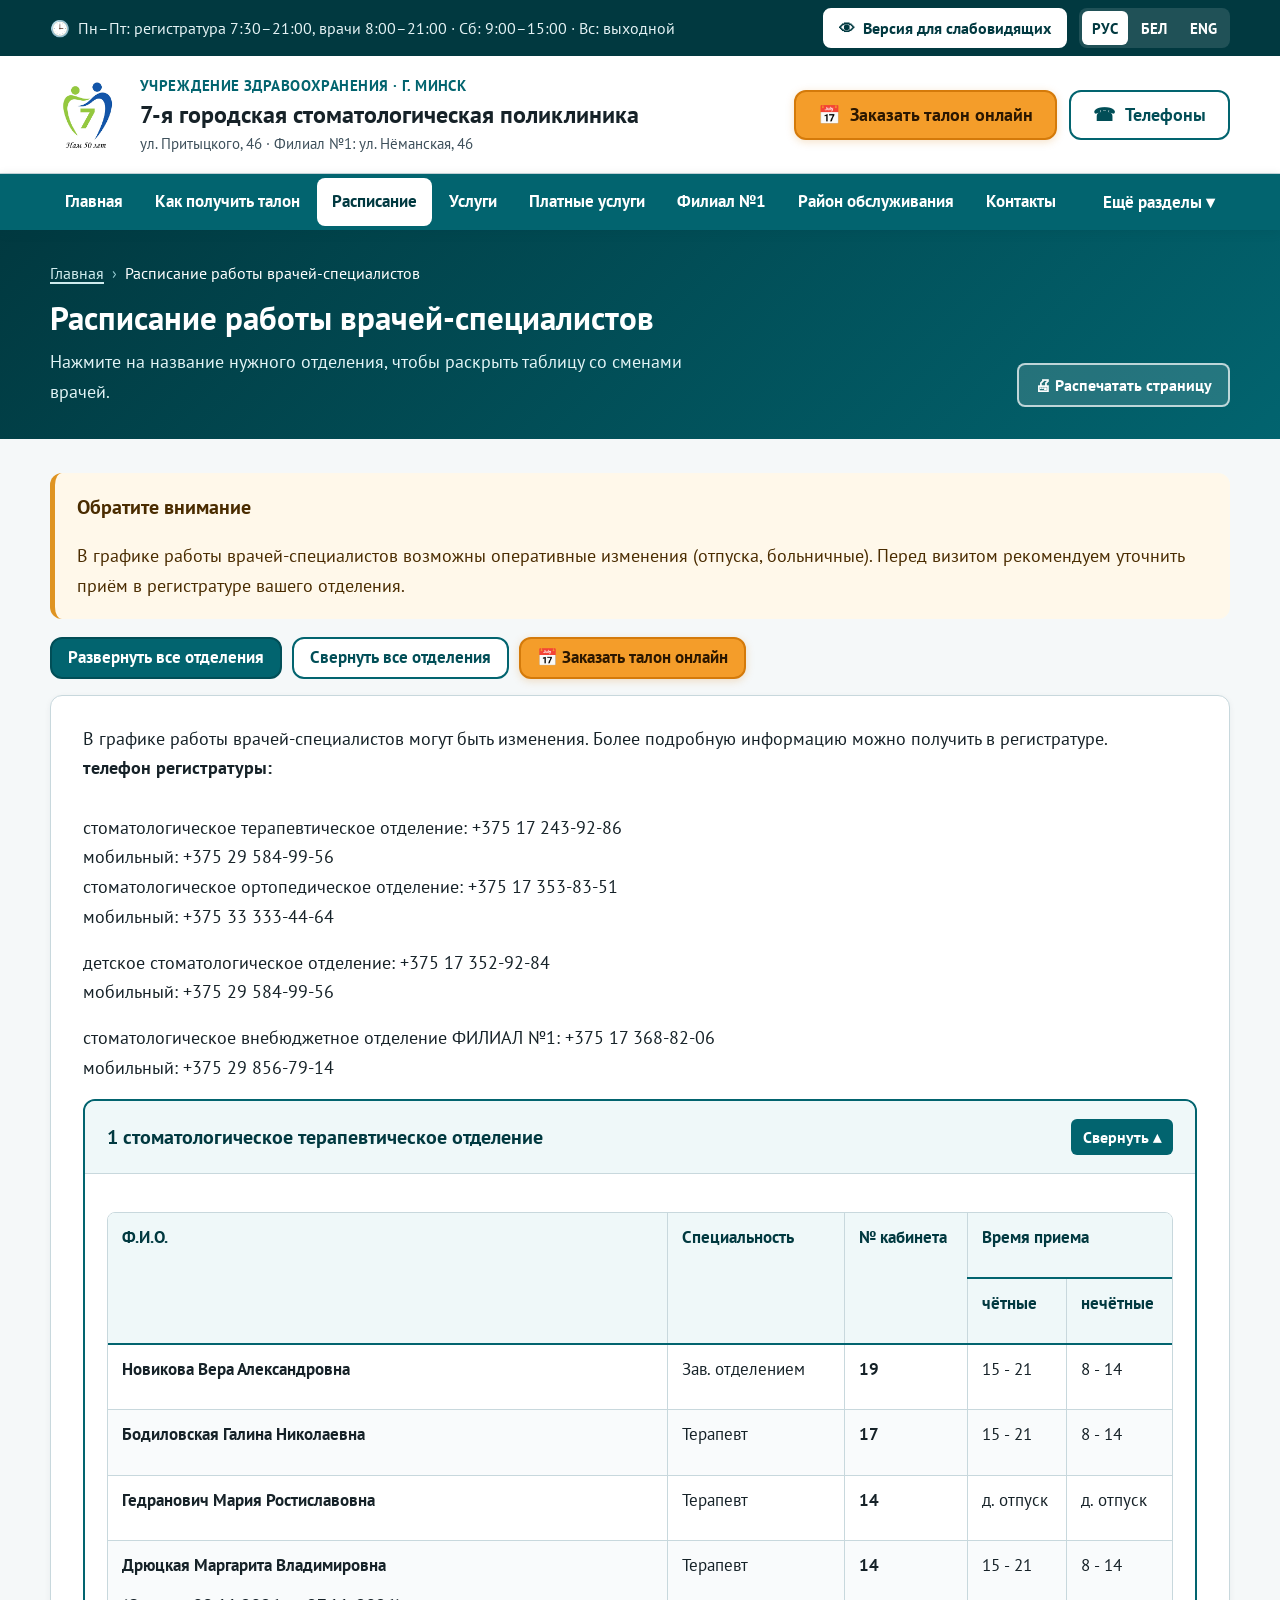
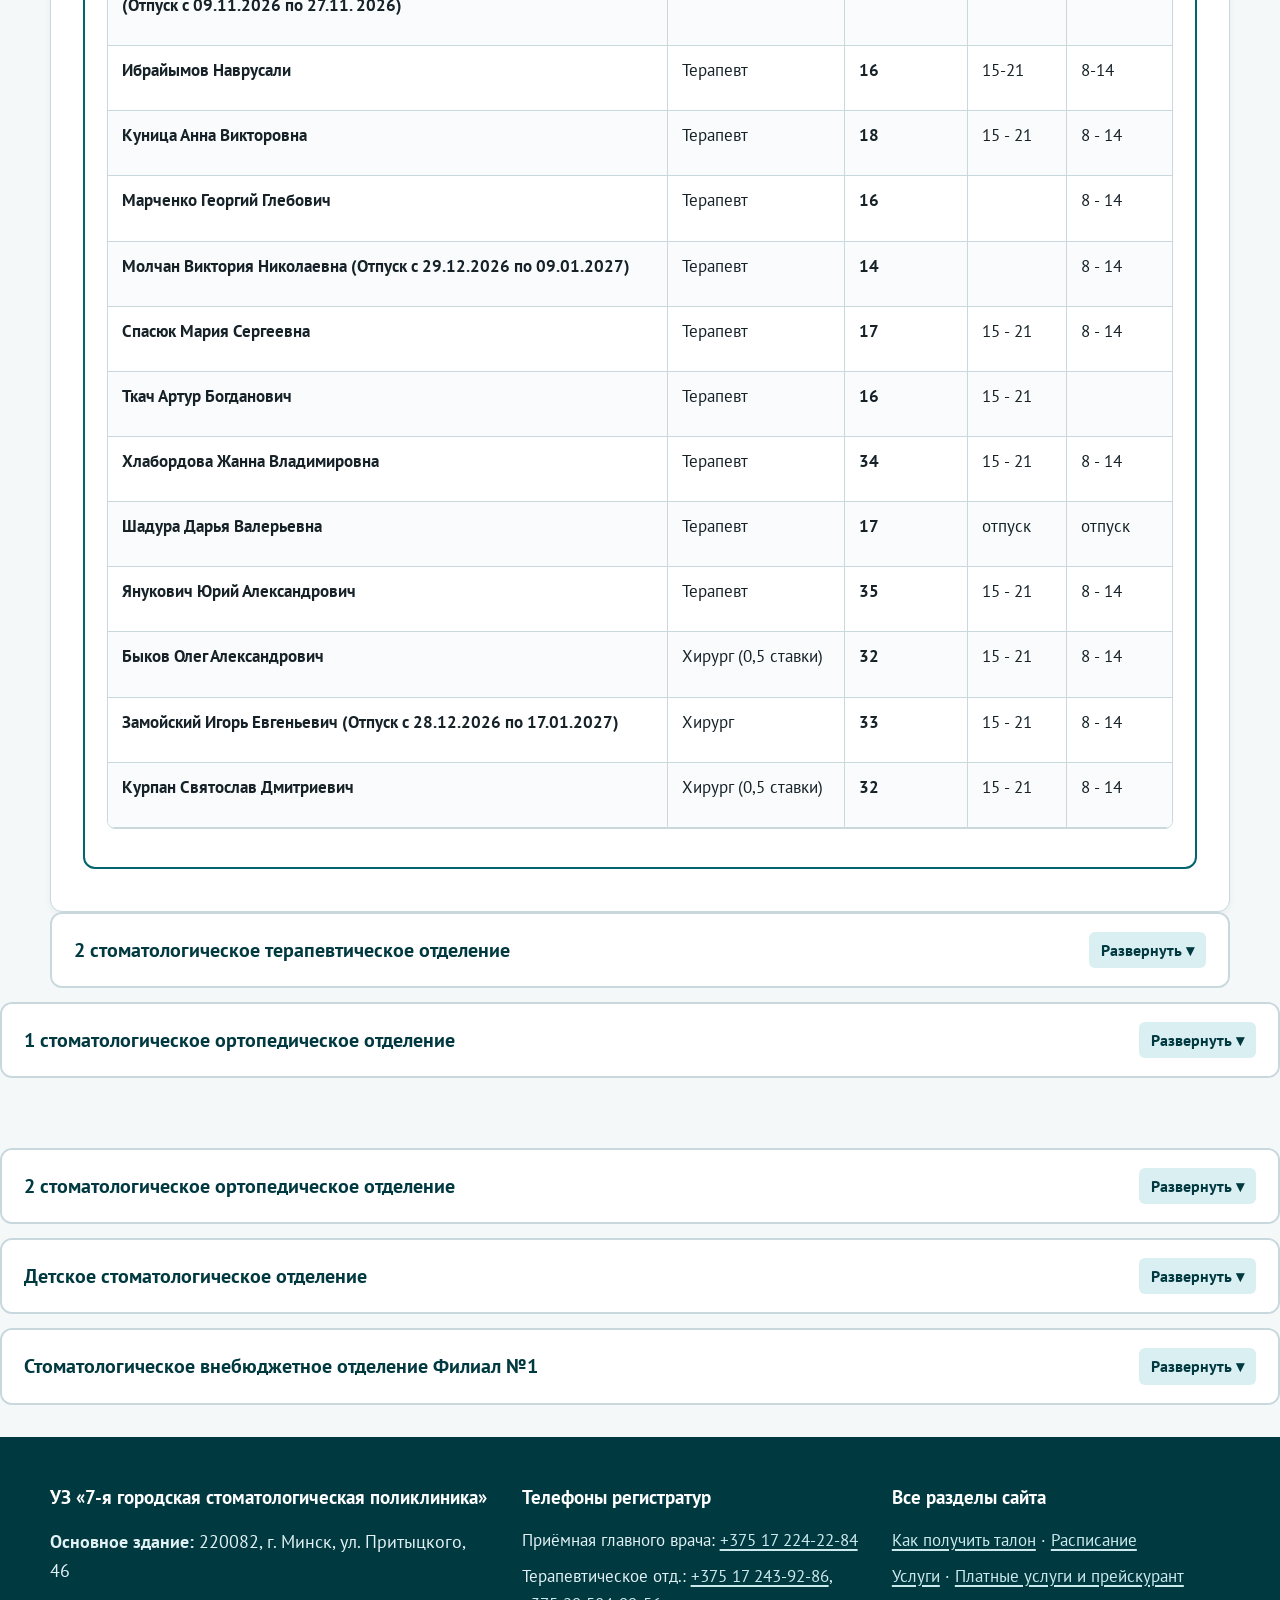
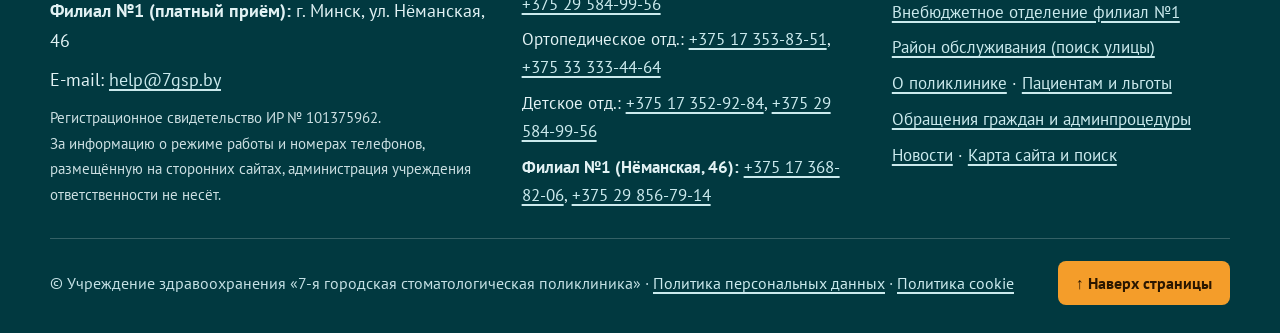
<file: schedule.html>
<!DOCTYPE html>
<html lang="ru" data-font="md" data-theme="default" data-images="on" data-spacing="normal">
<head>
  <meta charset="UTF-8">
  <meta name="viewport" content="width=device-width, initial-scale=1.0">
  <title>Расписание работы врачей-специалистов — УЗ «7-я городская стоматологическая поликлиника»</title>
  <meta name="description" content="График работы врачей всех отделений 7-й городской стоматологической поликлиники, включая филиал №1 на ул. Нёманская, 46.">
  <meta name="robots" content="noindex, nofollow">
  <link rel="preconnect" href="https://fonts.googleapis.com">
  <link rel="preconnect" href="https://fonts.gstatic.com" crossorigin>
  <link href="https://fonts.googleapis.com/css2?family=PT+Sans:wght@400;700&display=swap" rel="stylesheet">
  <link rel="stylesheet" href="assets/css/style.css">
</head>
<body id="top">
  <a class="skip-link" href="#main-content">Перейти сразу к основному содержанию</a>

  <!-- Панель «Версия для слабовидящих» -->
  <div class="a11y-panel" id="a11yPanel" role="region" aria-label="Настройки версии для слабовидящих">
    <div class="container a11y-inner">
      <div class="a11y-group">
        <span class="a11y-label">Размер шрифта:</span>
        <button type="button" class="a11y-btn" data-a11y-font="md" aria-pressed="true">А (обычный)</button>
        <button type="button" class="a11y-btn" data-a11y-font="lg" aria-pressed="false">А+ (крупный)</button>
        <button type="button" class="a11y-btn" data-a11y-font="xl" aria-pressed="false">А++ (очень крупный)</button>
      </div>
      <div class="a11y-group">
        <span class="a11y-label">Цвет фона:</span>
        <button type="button" class="a11y-btn" data-a11y-theme="default" aria-pressed="true">Обычный</button>
        <button type="button" class="a11y-btn a11y-btn--bw" data-a11y-theme="bw" aria-pressed="false">Чёрным по белому</button>
        <button type="button" class="a11y-btn a11y-btn--wb" data-a11y-theme="wb" aria-pressed="false">Белым по чёрному</button>
        <button type="button" class="a11y-btn a11y-btn--blue" data-a11y-theme="blue" aria-pressed="false">Синим по голубому</button>
      </div>
      <div class="a11y-group">
        <span class="a11y-label">Фото:</span>
        <button type="button" class="a11y-btn" data-a11y-images="on" aria-pressed="true">Показать</button>
        <button type="button" class="a11y-btn" data-a11y-images="off" aria-pressed="false">Скрыть</button>
      </div>
      <div class="a11y-group">
        <span class="a11y-label">Интервал:</span>
        <button type="button" class="a11y-btn" data-a11y-spacing="normal" aria-pressed="true">Обычный</button>
        <button type="button" class="a11y-btn" data-a11y-spacing="wide" aria-pressed="false">Широкий</button>
      </div>
      <button type="button" class="a11y-btn a11y-btn--reset" id="a11yReset">Вернуть обычный вид</button>
    </div>
  </div>

  <!-- Верхняя служебная полоса -->
  <div class="top-bar">
    <div class="container top-bar__inner">
      <div class="top-bar__hours">
        <span aria-hidden="true">🕒</span>
        <span data-i18n="top_hours">Пн–Пт: регистратура 7:30–21:00, врачи 8:00–21:00 · Сб: 9:00–15:00 · Вс: выходной</span>
      </div>
      <div class="top-bar__actions">
        <button type="button" class="btn-a11y-toggle" id="a11yToggle" aria-expanded="false" aria-controls="a11yPanel">
          <span aria-hidden="true">👁</span>
          <span data-i18n="a11y_btn">Версия для слабовидящих</span>
        </button>
        <div class="lang-switch" role="group" aria-label="Выбор языка интерфейса">
          <button type="button" class="lang-btn" data-lang="ru" aria-pressed="true">РУС</button>
          <button type="button" class="lang-btn" data-lang="be" aria-pressed="false">БЕЛ</button>
          <button type="button" class="lang-btn" data-lang="en" aria-pressed="false">ENG</button>
        </div>
      </div>
    </div>
  </div>

  <!-- Основная шапка сайта -->
  <header class="site-header">
    <div class="container site-header__inner">
      <a class="brand" href="index.html">
        <img class="brand__logo" src="assets/img/logo.png" alt="Эмблема 7-й городской стоматологической поликлиники" width="74" height="74">
        <span>
          <span class="brand__eyebrow" data-i18n="eyebrow">Учреждение здравоохранения · г. Минск</span>
          <span class="brand__title" data-i18n="brand_title">7-я городская стоматологическая поликлиника</span>
          <span class="brand__addresses">ул. Притыцкого, 46 · Филиал №1: ул. Нёманская, 46</span>
        </span>
      </a>
      <div class="header-cta">
        <a class="btn btn--primary" href="https://7gsp.medtalon.by" target="_blank" rel="noopener">
          <span aria-hidden="true">📅</span>
          <span data-i18n="cta_talon">Заказать талон онлайн</span>
        </a>
        <a class="btn btn--outline" href="contacts.html">
          <span aria-hidden="true">☎</span>
          <span data-i18n="cta_phones">Телефоны</span>
        </a>
      </div>
    </div>
  </header>

  <!-- Главное меню -->
  <nav class="site-nav" aria-label="Основное меню">
    <div class="container site-nav__inner">
      <button type="button" class="nav-mobile-toggle" id="navMobileToggle" aria-expanded="false" aria-controls="navList">
        <span>☰ Меню разделов сайта</span>
        <span aria-hidden="true">▾</span>
      </button>
      <ul class="nav-list" id="navList">
        <li><a class="nav-link" href="index.html" data-i18n="nav_home">Главная</a></li><li><a class="nav-link" href="talon.html" data-i18n="nav_talon">Как получить талон</a></li><li><a class="nav-link" href="schedule.html" aria-current="page" data-i18n="nav_schedule">Расписание</a></li><li><a class="nav-link" href="services.html" data-i18n="nav_services">Услуги</a></li><li><a class="nav-link" href="paid.html" data-i18n="nav_paid">Платные услуги</a></li><li><a class="nav-link" href="filial-1.html" data-i18n="nav_filial">Филиал №1</a></li><li><a class="nav-link" href="district.html" data-i18n="nav_district">Район обслуживания</a></li><li><a class="nav-link" href="contacts.html" data-i18n="nav_contacts">Контакты</a></li>
        <li class="nav-more-wrap">
          <button type="button" class="nav-more-btn" id="navMoreBtn" aria-expanded="false" aria-controls="navMoreMenu" data-i18n="nav_more">Ещё разделы ▾</button>
          <ul class="nav-dropdown" id="navMoreMenu">
            <li><a href="about.html">О поликлинике (администрация, режим, история, вакансии)</a></li><li><a href="patients.html">Пациентам (закрепление, правила, льготы, помощь инвалидам)</a></li><li><a href="appeals.html">Обращения граждан и административные процедуры</a></li><li><a href="news.html">Новости и полезная информация</a></li><li><a href="sitemap.html">Карта сайта и поиск по разделам</a></li>
          </ul>
        </li>
      </ul>
    </div>
  </nav>

  
  <section class="page-banner">
    <div class="container">
      <nav aria-label="Путь по сайту">
        <ol class="breadcrumbs"><li><a href="index.html">Главная</a></li><li aria-current="page">Расписание работы врачей-специалистов</li></ol>
      </nav>
      <div class="page-banner__row">
        <div>
          <h1>Расписание работы врачей-специалистов</h1>
          <p>Нажмите на название нужного отделения, чтобы раскрыть таблицу со сменами врачей.</p>
        </div>
        <button type="button" class="btn-print" data-print>🖨 Распечатать страницу</button>
      </div>
    </div>
  </section>

  <main id="main-content">
    
  <div class="page-main">
    <div class="container" id="scheduleScope">
      <div class="callout callout--warn" style="margin-top:0">
        <h3>Обратите внимание</h3>
        <p>В графике работы врачей-специалистов возможны оперативные изменения (отпуска, больничные). Перед визитом рекомендуем уточнить приём в регистратуре вашего отделения.</p>
      </div>

      <div class="accordion-controls">
        <button type="button" class="btn btn--teal btn--sm" data-expand-all="#scheduleScope">Развернуть все отделения</button>
        <button type="button" class="btn btn--outline btn--sm" data-collapse-all="#scheduleScope">Свернуть все отделения</button>
        <a class="btn btn--primary btn--sm" href="https://7gsp.medtalon.by" target="_blank" rel="noopener">📅 Заказать талон онлайн</a>
      </div>

      <div class="content-card prose">
        <div>
  <div><div>В графике работы врачей-специалистов могут быть изменения. Более подробную информацию можно получить в регистратуре.</div>


<div><strong>телефон регистратуры:</strong></div>
<div><br />стоматологическое&nbsp;терапевтическое отделение: +375 17 243-92-86<br />мобильный: +375 29 584-99-56</div>

<div>
<p>стоматологическое ортопедическое отделение: +375 17 353-83-51<br />мобильный: +375 33 333-44-64</p>
<p>детское&nbsp;стоматологическое отделение: +375 17 352-92-84<br />мобильный: +375 29 584-99-56</p>
<p>стоматологическое внебюджетное отделение ФИЛИАЛ №1: +375 17 368-82-06<br />мобильный: +375 29&nbsp;856-79-14&nbsp;</p>
</div></div>
</div>								<details class="accordion" open><summary>1 стоматологическое терапевтическое отделение</summary><div class="accordion__body"><div class="table-wrap"><table><thead><tr>
<th rowspan="2">
<p>Ф.И.О.</p>
</th>
<th rowspan="2">
<p>Специальность</p>
</th>
<th rowspan="2">
<p>№ кабинета</p>
</th>
<th colspan="2">
<p>Время приема</p>
</th>
</tr><tr>
<th>
<p>чётные</p>
</th>
<th>
<p>нечётные</p>
</th>
</tr></thead><tbody><tr>
<td>
<p><strong>Новикова Вера Александровна</strong></p>
</td>
<td>
<p>Зав. отделением</p>
</td>
<td>
<p><strong>19</strong></p>
</td>
<td>
<p>15 - 21</p>
</td>
<td>
<p>8 - 14</p>
</td>
</tr><tr>
<td>
<p><strong>Бодиловская Галина Николаевна</strong></p>
</td>
<td>
<p>Терапевт</p>
</td>
<td>
<p><strong>17</strong></p>
</td>
<td>
<p>15 - 21</p>
</td>
<td>
<p>8 - 14</p>
</td>
</tr><tr>
<td>
<p><strong>Гедранович Мария Ростиславовна</strong></p>
</td>
<td>
<p>Терапевт</p>
</td>
<td>
<p><strong>14</strong></p>
</td>
<td>
<p>д. отпуск</p>
</td>
<td>
<p>д. отпуск</p>
</td>
</tr><tr>
<td>
<p><strong>Дрюцкая Маргарита Владимировна</strong></p>
<p><strong>(Отпуск с 09.11.2026 по 27.11. 2026)</strong></p>
</td>
<td>
<p>Терапевт</p>
</td>
<td>
<p><strong>14</strong></p>
</td>
<td>
<p>15 - 21</p>
</td>
<td>
<p>8 - 14</p>
</td>
</tr><tr>
<td>
<p><strong>Ибрайымов Наврусали</strong></p>
</td>
<td>
<p>Терапевт</p>
</td>
<td>
<p><strong>16</strong></p>
</td>
<td>
<p>15-21</p>
</td>
<td>
<p>8-14</p>
</td>
</tr><tr>
<td>
<p><strong>Куница Анна Викторовна</strong></p>
</td>
<td>
<p>Терапевт</p>
</td>
<td>
<p><strong>18</strong></p>
</td>
<td>
<p>15 - 21</p>
</td>
<td>
<p>8 - 14</p>
</td>
</tr><tr>
<td>
<p><strong>Марченко Георгий Глебович</strong></p>
</td>
<td>
<p>Терапевт</p>
</td>
<td>
<p><strong>16</strong></p>
</td>
<td>

</td>
<td>
<p>8 - 14</p>
</td>
</tr><tr>
<td>
<p><strong>Молчан Виктория Николаевна (Отпуск с 29.12.2026 по 09.01.2027)</strong></p>
</td>
<td>
<p>Терапевт</p>
</td>
<td>
<p><strong>14</strong></p>
</td>
<td>

</td>
<td>
<p>8 - 14</p>
</td>
</tr><tr>
<td><strong>Спасюк Мария&nbsp;Сергеевна</strong></td>
<td>
<p>Терапевт</p>
</td>
<td>
<p><strong>17</strong></p>
</td>
<td>
<p>15 - 21</p>
</td>
<td>
<p>8 - 14</p>
</td>
</tr><tr>
<td>
<p><strong>Ткач Артур Богданович</strong></p>
</td>
<td>
<p>Терапевт</p>
</td>
<td>
<p><strong>16</strong></p>
</td>
<td>
<p>15 - 21</p>
</td>
<td>

</td>
</tr><tr>
<td>
<p><strong>Хлабордова Жанна Владимировна</strong></p>
</td>
<td>
<p>Терапевт</p>
</td>
<td>
<p><strong>34</strong></p>
</td>
<td>
<p>15 - 21</p>
</td>
<td>
<p>8 - 14</p>
</td>
</tr><tr>
<td>
<p><strong>Шадура Дарья Валерьевна</strong></p>
</td>
<td>
<p>Терапевт</p>
</td>
<td>
<p><strong>17</strong></p>
</td>
<td>
<p>отпуск</p>
</td>
<td>
<p>отпуск</p>
</td>
</tr><tr>
<td>
<p><strong>Янукович Юрий Александрович</strong></p>
</td>
<td>
<p>Терапевт</p>
</td>
<td>
<p><strong>35</strong></p>
</td>
<td>
<p>15 - 21</p>
</td>
<td>
<p>8 - 14</p>
</td>
</tr><tr>
<td>
<p><strong>Быков Олег Александрович</strong></p>
</td>
<td>
<p>Хирург (0,5 ставки)</p>
</td>
<td>
<p><strong>32</strong></p>
</td>
<td>
<p>15 - 21</p>
</td>
<td>
<p>8 - 14</p>
</td>
</tr><tr>
<td>
<p><strong>Замойский Игорь Евгеньевич (Отпуск с 28.12.2026 по 17.01.2027)</strong></p>
</td>
<td>
<p>Хирург&nbsp;</p>
</td>
<td>
<p><strong>33</strong></p>
</td>
<td>
<p>15 - 21</p>
</td>
<td>
<p>8 - 14</p>
</td>
</tr><tr>
<td>
<p><strong>Курпан Святослав Дмитриевич</strong></p>
</td>
<td>
<p>Хирург&nbsp;(0,5 ставки)</p>
</td>
<td>
<p><strong>32</strong></p>
</td>
<td>
<p>15 - 21</p>
</td>
<td>
<p>8 - 14</p>
</td>
</tr></tbody></table></div>
<div class="spoiler_slideup"></div></details>
</div>
<details class="accordion"><summary>2 стоматологическое терапевтическое отделение</summary><div class="accordion__body"><div class="table-wrap"><table><thead><tr>
<th rowspan="2">
<p>Ф.И.О.</p>
</th>
<th rowspan="2">
<p>Специальность</p>
</th>
<th rowspan="2">
<p>№ кабинета</p>
</th>
<th colspan="2">
<p>Время приема</p>
</th>
</tr><tr>
<th>
<p>чётные</p>
</th>
<th>
<p>нечётные</p>
</th>
</tr></thead><tbody><tr>
<td>
<p><strong>Рутковская Ирина Леонидовна (Отпуск с 19.11.2026 по 24.11.2026)</strong></p>
</td>
<td>
<p>Зав. отделением</p>
</td>
<td>
<p><strong>19</strong></p>
</td>
<td>
<p>8 - 14</p>
</td>
<td>
<p>15 - 21</p>
</td>
</tr><tr>
<td>
<p><strong>Борисевич Владислав Витальевич</strong></p>
</td>
<td>
<p>Терапевт</p>
</td>
<td>
<p><strong>37</strong></p>
</td>
<td>
<p>8 - 14</p>
</td>
<td>
<p>15 - 21</p>
</td>
</tr><tr>
<td>
<p><strong>Борисова Ольга Валерьевна</strong></p>
</td>
<td>
<p>Терапевт</p>
</td>
<td>
<p><strong>15</strong></p>
</td>
<td>
<p>8 - 14</p>
</td>
<td>
<p>15 - 21</p>
</td>
</tr><tr>
<td>
<p><strong>Зимянина Ольга Константиновна</strong></p>
</td>
<td>
<p>Терапевт</p>
</td>
<td>
<p><strong>17</strong></p>
</td>
<td>
<p>8 - 14</p>
</td>
<td>
<p>15 - 21</p>
</td>
</tr><tr>
<td>
<p><strong>Ильясевич Наталья Вячеславовна</strong></p>
</td>
<td>
<p>Терапевт</p>
</td>
<td>
<p><strong>35</strong></p>
</td>
<td>
<p>8 - 14</p>
</td>
<td>
<p>15 - 21</p>
</td>
</tr><tr>
<td>
<p><strong>Киселева Елена Валерьевна</strong></p>
</td>
<td>
<p>Терапевт</p>
</td>
<td>
<p><strong>16</strong></p>
</td>
<td>
<p>8 - 14</p>
</td>
<td>

</td>
</tr><tr>
<td>
<p><strong>Короткевич Наталья Сергеевна</strong></p>
</td>
<td>
<p>Терапевт</p>
</td>
<td>
<p><strong>16</strong></p>
</td>
<td>
<p>8 - 14</p>
</td>
<td>
<p>15 - 21</p>
</td>
</tr><tr>
<td>
<p><strong>Леонович Александра&nbsp;Станиславовна</strong></p>
</td>
<td>
<p>Терапевт</p>
</td>
<td>
<p><strong>15</strong></p>
</td>
<td>
<p>8 - 14</p>
</td>
<td>
<p>15 - 21</p>
</td>
</tr><tr>
<td>
<p><strong>Лукашевич Елена Викторовна</strong></p>
</td>
<td>
<p>Терапевт</p>
</td>
<td>
<p><strong>16</strong></p>
</td>
<td>

</td>
<td>
<p>15 - 21</p>
</td>
</tr><tr>
<td>
<p><strong>Лычковская Лариса Васильевна</strong></p>
</td>
<td>
<p>Терапевт</p>
</td>
<td>
<p><strong>14</strong></p>
</td>
<td>
<p>8 - 14</p>
</td>
<td>
<p>15 - 21</p>
</td>
</tr><tr>
<td>
<p><strong>Самойлик Елена Владимировна (Больничный лист. Отпуск с 30.11.2026 по 12.12.2026)</strong></p>
</td>
<td>
<p>Терапевт</p>
</td>
<td>
<p><strong>18</strong></p>
</td>
<td>
<p>8 - 14</p>
</td>
<td>

</td>
</tr><tr>
<td>
<p><strong>Терешко Екатерина Петровна (Исполняющий обязанности Зав.отделением - Отпуск с 21.12.2026 по 14.01.2027)</strong></p>
</td>
<td>
<p>Терапевт</p>
</td>
<td>
<p><strong>34</strong></p>
</td>
<td>
<p>8 - 14</p>
</td>
<td>
<p>15 - 21</p>
</td>
</tr><tr>
<td><strong>Тычинская Александра&nbsp;Михайловна</strong></td>
<td>
<p>Терапевт</p>
</td>
<td>
<p><strong>15</strong></p>
</td>
<td>
<p>8 - 14</p>
</td>
<td>
<p>15 - 21</p>
</td>
</tr><tr>
<td>
<p><strong>Хамуляк Анжела Олеговна</strong></p>
</td>
<td>
<p>Терапевт</p>
</td>
<td>
<p><strong>14</strong></p>
</td>
<td>
<p>8 - 14</p>
</td>
<td>
<p>15 - 21</p>
</td>
</tr><tr>
<td>
<p><strong>Жуковская Наталья Николаевна</strong></p>
</td>
<td>
<p>Хирург</p>
</td>
<td>
<p><strong>32</strong></p>
</td>
<td>
<p>8 - 14</p>
</td>
<td>
<p>15 - 21</p>
</td>
</tr><tr>
<td>
<p><strong>Корнейчик Евгений Сергеевич</strong></p>
</td>
<td>
<p>Хирург</p>
</td>
<td>
<p><strong>32</strong></p>
</td>
<td>
<p>8 - 14</p>
</td>
<td>
<p>15 - 21</p>
</td>
</tr><tr>
<td>
<p><strong>Станкевич Юрий Витальевич</strong></p>
</td>
<td>
<p>Хирург</p>
</td>
<td>
<p><strong>33</strong></p>
</td>
<td>
<p>8 - 14</p>
</td>
<td>
<p>15 - 21</p>
</td>
</tr></tbody></table></div>
<div class="spoiler_slideup"></div></details>
</div>
<details class="accordion"><summary>1 стоматологическое ортопедическое отделение</summary><div class="accordion__body"><div class="table-wrap"><table><thead><tr>
<th rowspan="2">
<p>Ф.И.О.</p>
</th>
<th rowspan="2">
<p>Специальность</p>
</th>
<th rowspan="2">
<p>№ кабинета</p>
</th>
<th colspan="2">
<p>Время приема</p>
</th>
<th rowspan="2">
<p>Выходной день</p>

</th>
</tr><tr>
<th>
<p>чётные</p>
</th>
<th>
<p>нечётные</p>
</th>
</tr></thead><tbody><tr>
<td>
<p><strong>Булкин Антон Михайлович</strong></p>
</td>
<td>
<p>Зав. отделением</p>
</td>
<td>
<p><strong>19 (1)</strong></p>
</td>
<td>
<p>по графику</p>
</td>
<td>
<p>по графику</p>
</td>
<td>

</td>
</tr><tr>
<td>
<p><strong>Иноятова Светлана Евгеньевна (Отпуск с 16.11.2026 по 11.12.2026)</strong></p>
</td>
<td>
<p>Ортодонт</p>
</td>
<td>
<p><strong>36</strong></p>
</td>
<td>
<p>15 - 21</p>
</td>
<td>
<p>8 - 14</p>
</td>
<td>

</td>
</tr><tr>
<td>
<p><strong>Быкова&nbsp;Ульяна&nbsp;Олеговна (Отпуск с 23.11.2026 по 26.11.2026)</strong></p>
</td>
<td>
<p>Ортодонт</p>
</td>
<td>
<p><strong>43</strong></p>
</td>
<td>
<p>15 - 21</p>
</td>
<td>
<p>8-14</p>
</td>
<td>
<p>Пятница</p>
</td>
</tr><tr>
<td>
<p><strong>Быкова Оксана Александровна</strong></p>
</td>
<td>
<p>Ортопед</p>
</td>
<td>
<p><strong>4</strong></p>
</td>
<td>
<p>15 - 21</p>
</td>
<td>
<p>8 - 14</p>
</td>
<td>

</td>
</tr><tr>
<td>
<p><strong>Дрюцкий Олег Дмитриевич (Отпуск с 09.11.2026 по 26.11.2026)</strong></p>
</td>
<td>
<p>Ортопед</p>
</td>
<td>
<p><strong>2</strong></p>
</td>
<td>
<p>15 - 21</p>
</td>
<td>
<p>8 - 14</p>
</td>
<td>

</td>
</tr><tr>
<td>
<p><strong>Казаков Вадим Владиславович</strong></p>
</td>
<td>
<p>Ортопед</p>
</td>
<td>
<p><strong>3</strong></p>
</td>
<td>
<p>15 - 21</p>
</td>
<td>
<p>8 - 14</p>
</td>
<td>
<p>Понедельник</p>
</td>
</tr><tr>
<td>
<p><strong>Марченко Георгий Глебович</strong></p>
</td>
<td>
<p>Ортопед</p>
</td>
<td>
<p><strong>3</strong></p>
</td>
<td>
<p>15 - 21</p>
</td>
<td>
<p>8-14</p>
</td>
<td>
<p>Среда</p>
</td>
</tr><tr>
<td>
<p><strong>Молотобойцев&nbsp;Никита&nbsp;Николаевич</strong></p>
</td>
<td>
<p>Ортопед</p>
</td>
<td>
<p><strong>2</strong></p>
</td>
<td>
<p>15 - 21</p>
</td>
<td>
<p>8 - 14</p>
</td>
<td>

</td>
</tr><tr>
<td>
<p><strong>Пантелеева Екатерина Викторовна</strong></p>
</td>
<td>
<p>Ортопед</p>
</td>
<td>
<p><strong>3</strong></p>
</td>
<td>
<p>15-21</p>
</td>
<td>

</td>
<td>

</td>
</tr><tr>
<td>
<p><strong>Ткач Артур Богданович</strong></p>
</td>
<td>
<p>Ортопед</p>
</td>
<td>
<p><strong>3</strong></p>
</td>
<td>

</td>
<td>
<p>8-14</p>
</td>
<td>

</td>
</tr><tr>
<td>
<p><strong>Хлабордов Владимир Александрович</strong></p>
</td>
<td>
<p>Ортопед</p>
</td>
<td>
<p><strong>2</strong></p>
</td>
<td>
<p>15 - 21</p>
</td>
<td>
<p>8 - 14</p>
</td>
<td>

</td>
</tr></tbody></table></div><div class="spoiler_slideup"></div></details>
</div>
<details class="accordion"><summary>2 стоматологическое ортопедическое отделение</summary><div class="accordion__body"><div class="table-wrap"><table><thead><tr>
<th rowspan="2">
<p>Ф.И.О.</p>
</th>
<th rowspan="2">
<p>Специальность</p>
</th>
<th rowspan="2">
<p>№ кабинета</p>
</th>
<th colspan="2">
<p>Время приема</p>
</th>
<th rowspan="2">
<p>Выходной день</p>

</th>
</tr><tr>
<th>
<p>чётные</p>
</th>
<th>
<p>нечётные</p>
</th>
</tr></thead><tbody><tr>
<td>
<p><strong>Гринкевич Галина Михайловна</strong></p>
</td>
<td>
<p>Зав. отделением</p>
</td>
<td>
<p><strong>19</strong></p>
</td>
<td>
<p>по графику</p>
</td>
<td>
<p>по графику</p>
</td>
<td>

</td>
</tr><tr>
<td>
<p><strong>Коршикова Ксения Станиславовна</strong></p>
</td>
<td>
<p>Ортодонт</p>
</td>
<td>
<p><strong>36</strong></p>
</td>
<td>
<p>8 - 14</p>
</td>
<td>
<p>15 - 21</p>
</td>
<td>
<p>Пятница</p>
</td>
</tr><tr>
<td>
<p><strong>Мархотко Алина Геннадьевна (больничный лист)</strong></p>
</td>
<td>
<p>Ортодонт</p>
</td>
<td>
<p><strong>3</strong></p>
</td>
<td>
<p>8 - 14</p>
</td>
<td>

</td>
<td>

</td>
</tr><tr>
<td>
<p><strong>Басюк Андрей Георгиевич</strong></p>
</td>
<td>
<p>Ортопед</p>
</td>
<td>
<p><strong>4</strong></p>
</td>
<td>
<p>8 - 14</p>
</td>
<td>
<p>15 - 21</p>
</td>
<td>

</td>
</tr><tr>
<td>
<p><strong>Жданов Дмитрий Владимирович</strong></p>
</td>
<td>
<p>Ортопед</p>
</td>
<td>
<p><strong>2</strong></p>
</td>
<td>
<p>8 - 14</p>
</td>
<td>
<p>15 - 21</p>
</td>
<td>

</td>
</tr><tr>
<td>
<p><strong>Зверьков Ян Петрович</strong></p>
</td>
<td>
<p>Ортопед</p>
</td>
<td>
<p><strong>2</strong></p>
</td>
<td>
<p>8 - 14</p>
</td>
<td>
<p>15 - 21</p>
</td>
<td>

</td>
</tr><tr>
<td>
<p><strong>Ковалёв Алексей Сергеевич (Отпуск с 04.12.2026 по 13.12.2026)</strong></p>
</td>
<td>
<p>Ортопед</p>
</td>
<td>
<p><strong>4</strong></p>
</td>
<td>
<p>8 - 14</p>
</td>
<td>
<p>15 - 21</p>
</td>
<td>

</td>
</tr><tr>
<td>
<p><strong>Приходько Даниил Николаевич (Отпуск с 16.11.2026 по 04.12.2026)</strong></p>
</td>
<td>
<p>Ортопед</p>
</td>
<td>
<p><strong>4</strong></p>
</td>
<td>
<p>8 - 14</p>
</td>
<td>

</td>
<td>

</td>
</tr><tr>
<td>
<p><strong>Рамазанов Махаррамали</strong></p>
</td>
<td>
<p>Ортопед</p>
</td>
<td>
<p><strong>2</strong></p>
</td>
<td>
<p>8-14</p>
</td>
<td>
<p>15-21</p>
</td>
<td>

</td>
</tr><tr>
<td>
<p><strong>Сапаров Нурмухаммет</strong></p>
</td>
<td>
<p>Ортопед</p>
</td>
<td>
<p><strong>3</strong></p>
</td>
<td>
<p>8-14</p>
</td>
<td>
<p>15-21</p>
</td>
<td>

</td>
</tr><tr>
<td>
<p><strong>Слесаренко Дмитрий Валентинович</strong></p>
</td>
<td>
<p>Ортопед</p>
</td>
<td>
<p><strong>3</strong></p>
</td>
<td>
<p>8 - 14</p>
</td>
<td>
<p>15 - 21</p>
</td>
<td>
<p>Среда</p>
</td>
</tr></tbody></table></div><div class="spoiler_slideup"></div></details>
</div>
<details class="accordion"><summary>Детское стоматологическое отделение</summary><div class="accordion__body"><div class="table-wrap"><table><thead><tr>
<th rowspan="2">
<p>Ф.И.О.</p>
</th>
<th rowspan="2">
<p>Специальность</p>
</th>
<th rowspan="2">
<p>№ кабинета</p>
</th>
<th colspan="2">
<p>Время приема</p>
</th>
</tr><tr>
<th>
<p>чётные</p>
</th>
<th>
<p>нечётные</p>
</th>
</tr></thead><tbody><tr>
<td>
<p><strong>Жукова Анна Юрьевна</strong></p>
</td>
<td>
<p>Зав. отделением</p>
</td>
<td>
<p><strong>43</strong></p>
</td>
<td>
<div>по графику</div>

</td>
<td>
<div>по графику</div>

</td>
</tr><tr>
<td>
<p><strong>Андриенко Татьяна Ивановна</strong></p>
</td>
<td>
<p>Терапевт</p>
</td>
<td>
<p><strong>41</strong></p>
</td>
<td>
<p>15 - 21</p>
</td>
<td>
<p>8 - 14</p>
</td>
</tr><tr>
<td>
<p><strong>Белавская Ольга Владимировна</strong></p>
</td>
<td>
<p>Терапевт</p>
</td>
<td>
<p><strong>40</strong></p>
</td>
<td>
<p>8 - 14</p>
</td>
<td>
<p>15 - 21</p>
</td>
</tr><tr>
<td>
<p><strong>Виленчиц Ирина Дмитриевна</strong></p>
</td>
<td>
<p>Терапевт</p>
</td>
<td>
<p><strong>42</strong></p>
</td>
<td>
<p>8 - 14</p>
</td>
<td>
<p>15 - 21</p>
</td>
</tr><tr>
<td>
<p><strong>Вишневская Эвелина Васильевна (Отпуск с 17.12.2026 по 31.12.2026)</strong></p>
</td>
<td>
<p>Терапевт (0,5 ставки)</p>
</td>
<td>
<p><strong>41</strong></p>
</td>
<td>
<p>15 - 21</p>
</td>
<td>
<p>8 - 14</p>
</td>
</tr><tr>
<td>
<p><strong>Демидо Анастасия Владимировна</strong></p>
</td>
<td>
<p>Терапевт</p>
</td>
<td>
<p><strong>42</strong></p>
</td>
<td>
<p>8 - 14</p>
</td>
<td>
<p>15 - 21</p>
</td>
</tr><tr>
<td>
<p><strong>Дуло Светлана Иосифовна</strong></p>
</td>
<td>
<p>Терапевт</p>
</td>
<td>
<p><strong>42</strong></p>
</td>
<td>
<p>15 - 21</p>
</td>
<td>
<p>8 - 14</p>
</td>
</tr><tr>
<td>
<p><strong>Заборских Лидия Филадельфовна</strong></p>
</td>
<td>
<p>Терапевт&nbsp;(0,5 ставки)</p>
</td>
<td>
<p><strong>41</strong></p>
</td>
<td>
<p>8 - 14</p>
</td>
<td>15 - 21</td>
</tr><tr>
<td>
<p><strong>Козловская Юлия Николаевна</strong></p>
</td>
<td>
<p>Терапевт&nbsp;(0,5 ставки)</p>
</td>
<td>
<p><strong>40</strong></p>
</td>
<td>

</td>
<td>
<p>8 - 14</p>
</td>
</tr><tr>
<td>
<p><strong>Кулеш Лариса Константиновна</strong></p>
</td>
<td>
<p>Терапевт</p>
</td>
<td>
<p><strong>40</strong></p>
</td>
<td>
<p>15 - 21</p>
</td>
<td>
<p>8 - 14</p>
</td>
</tr><tr>
<td>
<p><strong>Приходько Полина Александровна</strong></p>
</td>
<td>
<p>Терапевт&nbsp;(0,5 ставки)</p>
</td>
<td>
<p><strong>42</strong></p>
</td>
<td>
<p>8 - 14</p>
</td>
<td>

</td>
</tr><tr>
<td>
<p><strong>Ракутова Дарья Константиновна</strong></p>
</td>
<td>
<p>Терапевт</p>
</td>
<td>
<p><strong>40</strong></p>
</td>
<td>
<p>8 - 14<br /><strong>(вт, чт)</strong><br />15 - 21<br /><strong>(пн, ср, пт)</strong></p>
</td>
<td>
<p>15 - 21<br /><strong>(пн, ср, пт)</strong></p>
</td>
</tr><tr>
<td>
<p><strong>Соболева Светлана Ивановна (больничный лист)</strong></p>
</td>
<td>
<p>Терапевт</p>
</td>
<td>
<p><strong>41</strong></p>
</td>
<td>
<p>8 - 14</p>
</td>
<td>
<p>15 - 21</p>
</td>
</tr></tbody></table></div><div class="spoiler_slideup"></div></details>
</div>
<details class="accordion"><summary>Стоматологическое внебюджетное отделение Филиал №1</summary><div class="accordion__body"><div class="table-wrap"><table><thead><tr>
<th rowspan="2">
<p>Ф.И.О.</p>
</th>
<th rowspan="2">
<p>Специальность</p>
</th>
<th rowspan="2">
<p>№ кабинета</p>
</th>
<th colspan="2">
<p>Время приема</p>
</th>
</tr><tr>
<th>
<p>чётные</p>
</th>
<th>
<p>нечётные</p>
</th>
</tr></thead><tbody><tr>
<td>
<p><strong>Барадин Михаил Анатольевич</strong></p>
</td>
<td>
<p>Зав. отделением</p>
</td>
<td>
<p><strong>5</strong></p>
</td>
<td>
<p>8 - 14</p>
</td>
<td>
<p>15 - 21</p>
</td>
</tr><tr>
<td>
<p><strong>Парейко Павел Алексеевич</strong></p>
</td>
<td>
<p>Ортодонт</p>
</td>
<td>
<p><strong>5</strong></p>
</td>
<td>
<p>8 - 14</p>
</td>
<td>
<p>15 - 21</p>
</td>
</tr><tr>
<td>
<p><strong>Хассан Имад</strong></p>
</td>
<td>
<p>Ортодонт</p>
</td>
<td>
<p><strong>5</strong></p>
</td>
<td>
<p>8 - 14</p>
</td>
<td>
<p>15 - 21</p>
</td>
</tr><tr>
<td>
<p><strong>Владыко Юрий Станиславович</strong></p>
</td>
<td>
<p>Ортопед</p>
</td>
<td>
<p><strong>7</strong></p>
</td>
<td>
<p>15 - 21</p>
</td>
<td>
<p>8 - 14</p>
</td>
</tr><tr>
<td>
<p><strong>Курлович Олег Владимирович</strong></p>
</td>
<td>
<p>Ортопед</p>
</td>
<td>
<p><strong>7</strong></p>
</td>
<td>
<p>8 - 14</p>
</td>
<td>
<p>15 - 21</p>
</td>
</tr><tr>
<td>
<p><strong>Судник Инна Михайловна</strong></p>
</td>
<td>
<p>Терапевт</p>
</td>
<td>
<p><strong>6</strong></p>
</td>
<td>
<p>8 - 14</p>
</td>
<td>
<p>15 - 21</p>
</td>
</tr><tr>
<td>
<p><strong>Грибова Елена Сергеевна</strong></p>
</td>
<td>
<p>Терапевт</p>
</td>
<td>
<p><strong>7</strong></p>
</td>
<td>
<p>8 - 14</p>
</td>
<td>
<p>15 - 21</p>
</td>
</tr><tr>
<td>
<p><strong>Маленкова Ольга Александровна</strong></p>
</td>
<td>
<p>Терапевт</p>
</td>
<td>
<p><strong>6</strong></p>
</td>
<td>
<p>8 - 14</p>
</td>
<td>
<p>15 - 21</p>
</td>
</tr></tbody></table></div><div class="spoiler_slideup"></div></details>
</div>																						</div>
      </div>
    </div>
  </div>

  </main>

  <!-- Подвал -->
  <footer class="site-footer">
    <div class="container">
      <div class="footer-grid">
        <div>
          <h2 class="footer-title">УЗ «7-я городская стоматологическая поликлиника»</h2>
          <p style="margin:0 0 10px"><strong>Основное здание:</strong> 220082, г. Минск, ул. Притыцкого, 46</p>
          <p style="margin:0 0 10px"><strong>Филиал №1 (платный приём):</strong> г. Минск, ул. Нёманская, 46</p>
          <p style="margin:0 0 10px">E-mail: <a href="mailto:help@7gsp.by">help@7gsp.by</a></p>
          <p style="margin:0;font-size:0.86rem;opacity:0.9">Регистрационное свидетельство ИР № 101375962.<br>За информацию о режиме работы и номерах телефонов, размещённую на сторонних сайтах, администрация учреждения ответственности не несёт.</p>
        </div>

        <div>
          <h2 class="footer-title">Телефоны регистратур</h2>
          <ul class="footer-links">
            <li>Приёмная главного врача: <a href="tel:+375172242284">+375 17 224-22-84</a></li>
            <li>Терапевтическое отд.: <a href="tel:+375172439286">+375 17 243-92-86</a>, <a href="tel:+375295849956">+375 29 584-99-56</a></li>
            <li>Ортопедическое отд.: <a href="tel:+375173538351">+375 17 353-83-51</a>, <a href="tel:+375333334464">+375 33 333-44-64</a></li>
            <li>Детское отд.: <a href="tel:+375173529284">+375 17 352-92-84</a>, <a href="tel:+375295849956">+375 29 584-99-56</a></li>
            <li><strong>Филиал №1 (Нёманская, 46):</strong> <a href="tel:+375173688206">+375 17 368-82-06</a>, <a href="tel:+375298567914">+375 29 856-79-14</a></li>
          </ul>
        </div>

        <div>
          <h2 class="footer-title">Все разделы сайта</h2>
          <ul class="footer-links">
            <li><a href="talon.html">Как получить талон</a> · <a href="schedule.html">Расписание</a></li>
            <li><a href="services.html">Услуги</a> · <a href="paid.html">Платные услуги и прейскурант</a></li>
            <li><a href="filial-1.html">Внебюджетное отделение филиал №1</a></li>
            <li><a href="district.html">Район обслуживания (поиск улицы)</a></li>
            <li><a href="about.html">О поликлинике</a> · <a href="patients.html">Пациентам и льготы</a></li>
            <li><a href="appeals.html">Обращения граждан и админпроцедуры</a></li>
            <li><a href="news.html">Новости</a> · <a href="sitemap.html">Карта сайта и поиск</a></li>
          </ul>
        </div>
      </div>

      <div class="footer-bottom">
        <div>
          © Учреждение здравоохранения «7-я городская стоматологическая поликлиника» ·
          <a href="https://7gsp.by/информация/политика-обработки-персональных-данных" target="_blank" rel="noopener">Политика персональных данных</a> ·
          <a href="https://7gsp.by/информация/политика-в-отношении-обработки-cookie" target="_blank" rel="noopener">Политика cookie</a>
        </div>
        <a class="btn-top" href="#top">↑ Наверх страницы</a>
      </div>
    </div>
  </footer>

  <script src="assets/js/site.js"></script>
</body>
</html>
</file>
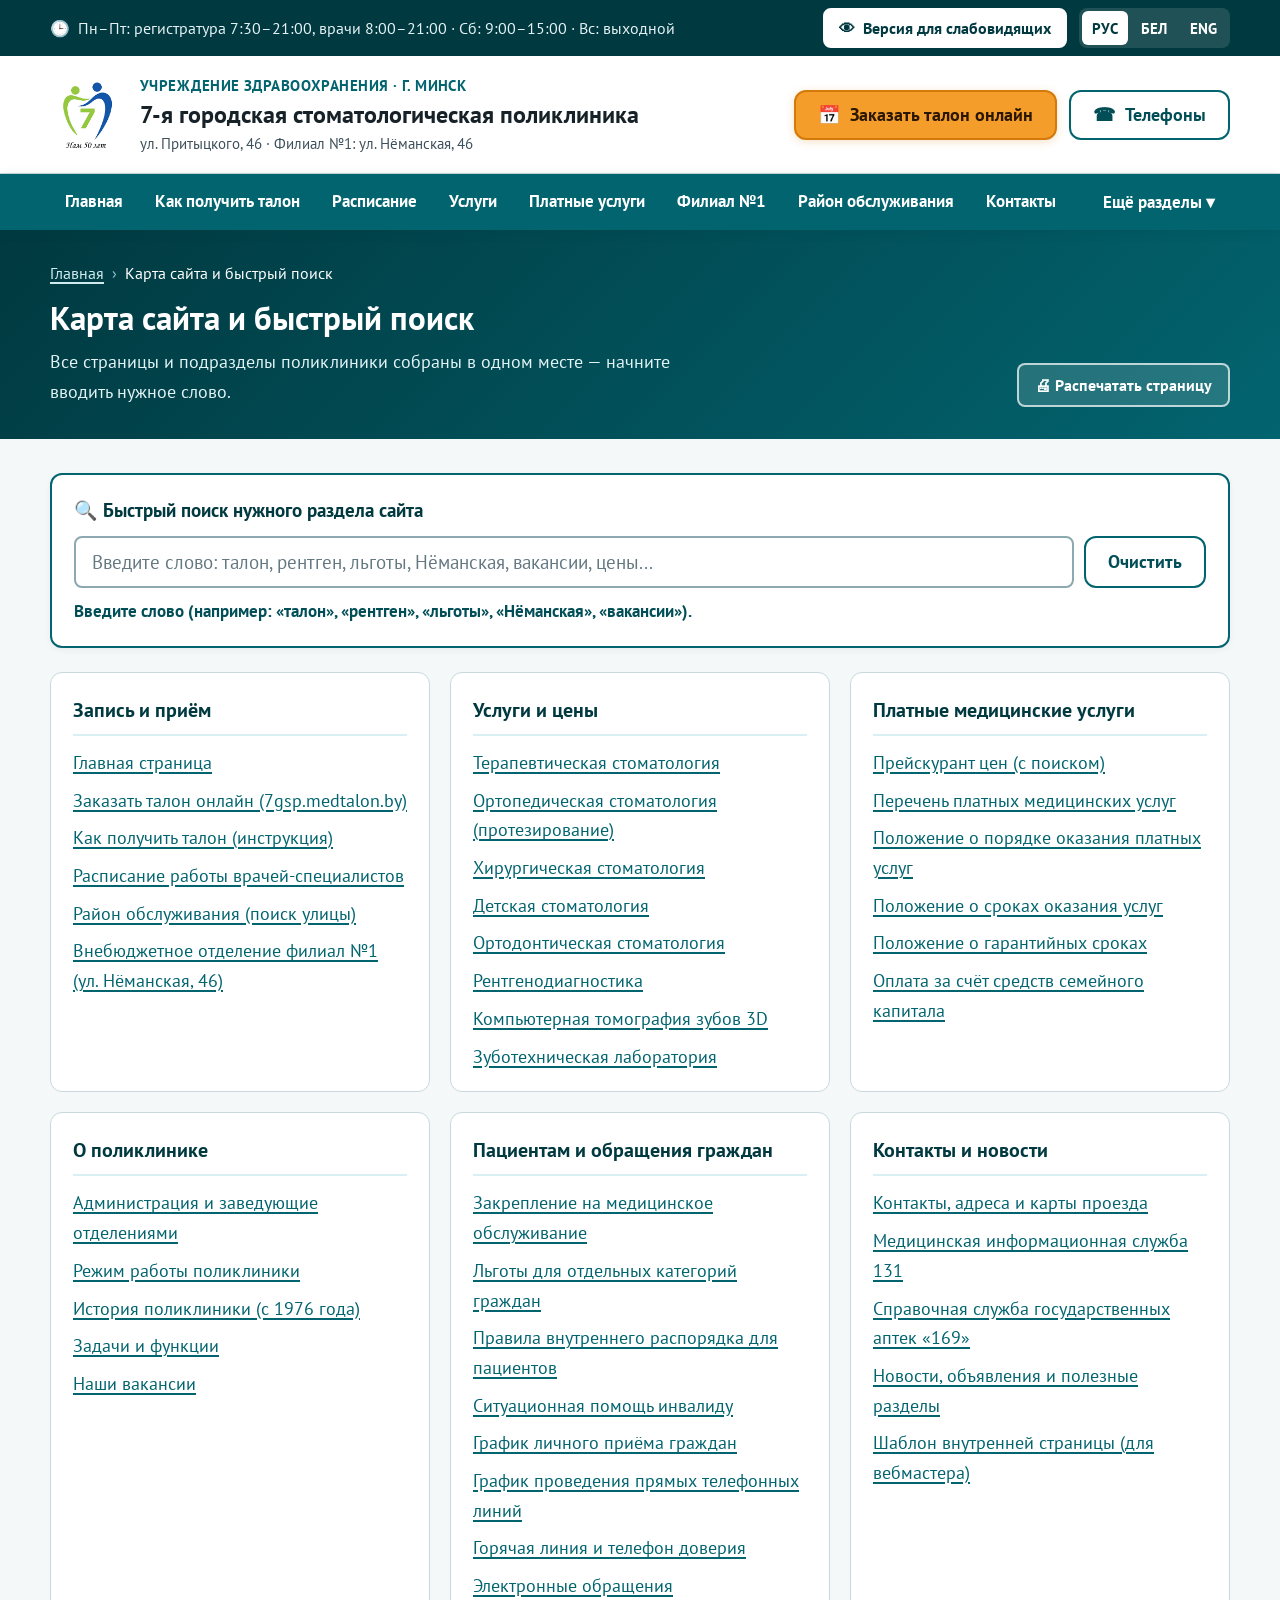
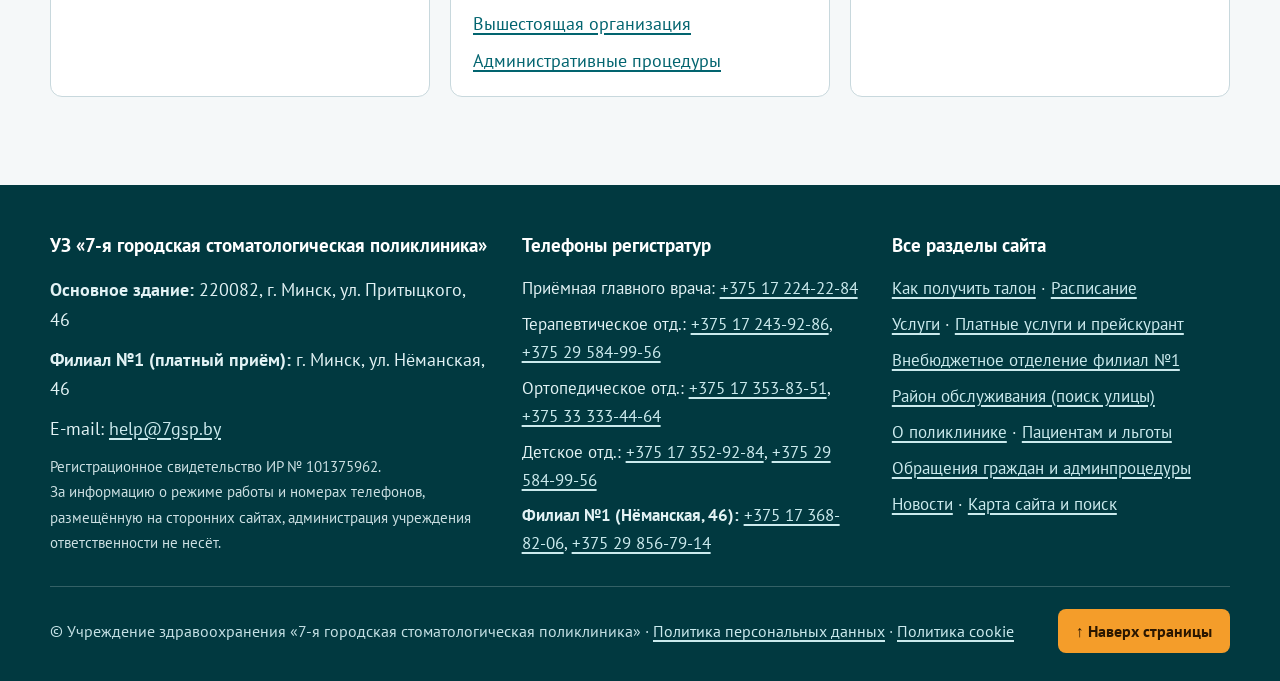
<file: sitemap.html>
<!DOCTYPE html>
<html lang="ru" data-font="md" data-theme="default" data-images="on" data-spacing="normal">
<head>
  <meta charset="UTF-8">
  <meta name="viewport" content="width=device-width, initial-scale=1.0">
  <title>Карта сайта и поиск — УЗ «7-я городская стоматологическая поликлиника»</title>
  <meta name="description" content="Полная карта разделов сайта УЗ «7-я городская стоматологическая поликлиника» с мгновенным поиском.">
  <meta name="robots" content="noindex, nofollow">
  <link rel="preconnect" href="https://fonts.googleapis.com">
  <link rel="preconnect" href="https://fonts.gstatic.com" crossorigin>
  <link href="https://fonts.googleapis.com/css2?family=PT+Sans:wght@400;700&display=swap" rel="stylesheet">
  <link rel="stylesheet" href="assets/css/style.css">
</head>
<body id="top">
  <a class="skip-link" href="#main-content">Перейти сразу к основному содержанию</a>

  <!-- Панель «Версия для слабовидящих» -->
  <div class="a11y-panel" id="a11yPanel" role="region" aria-label="Настройки версии для слабовидящих">
    <div class="container a11y-inner">
      <div class="a11y-group">
        <span class="a11y-label">Размер шрифта:</span>
        <button type="button" class="a11y-btn" data-a11y-font="md" aria-pressed="true">А (обычный)</button>
        <button type="button" class="a11y-btn" data-a11y-font="lg" aria-pressed="false">А+ (крупный)</button>
        <button type="button" class="a11y-btn" data-a11y-font="xl" aria-pressed="false">А++ (очень крупный)</button>
      </div>
      <div class="a11y-group">
        <span class="a11y-label">Цвет фона:</span>
        <button type="button" class="a11y-btn" data-a11y-theme="default" aria-pressed="true">Обычный</button>
        <button type="button" class="a11y-btn a11y-btn--bw" data-a11y-theme="bw" aria-pressed="false">Чёрным по белому</button>
        <button type="button" class="a11y-btn a11y-btn--wb" data-a11y-theme="wb" aria-pressed="false">Белым по чёрному</button>
        <button type="button" class="a11y-btn a11y-btn--blue" data-a11y-theme="blue" aria-pressed="false">Синим по голубому</button>
      </div>
      <div class="a11y-group">
        <span class="a11y-label">Фото:</span>
        <button type="button" class="a11y-btn" data-a11y-images="on" aria-pressed="true">Показать</button>
        <button type="button" class="a11y-btn" data-a11y-images="off" aria-pressed="false">Скрыть</button>
      </div>
      <div class="a11y-group">
        <span class="a11y-label">Интервал:</span>
        <button type="button" class="a11y-btn" data-a11y-spacing="normal" aria-pressed="true">Обычный</button>
        <button type="button" class="a11y-btn" data-a11y-spacing="wide" aria-pressed="false">Широкий</button>
      </div>
      <button type="button" class="a11y-btn a11y-btn--reset" id="a11yReset">Вернуть обычный вид</button>
    </div>
  </div>

  <!-- Верхняя служебная полоса -->
  <div class="top-bar">
    <div class="container top-bar__inner">
      <div class="top-bar__hours">
        <span aria-hidden="true">🕒</span>
        <span data-i18n="top_hours">Пн–Пт: регистратура 7:30–21:00, врачи 8:00–21:00 · Сб: 9:00–15:00 · Вс: выходной</span>
      </div>
      <div class="top-bar__actions">
        <button type="button" class="btn-a11y-toggle" id="a11yToggle" aria-expanded="false" aria-controls="a11yPanel">
          <span aria-hidden="true">👁</span>
          <span data-i18n="a11y_btn">Версия для слабовидящих</span>
        </button>
        <div class="lang-switch" role="group" aria-label="Выбор языка интерфейса">
          <button type="button" class="lang-btn" data-lang="ru" aria-pressed="true">РУС</button>
          <button type="button" class="lang-btn" data-lang="be" aria-pressed="false">БЕЛ</button>
          <button type="button" class="lang-btn" data-lang="en" aria-pressed="false">ENG</button>
        </div>
      </div>
    </div>
  </div>

  <!-- Основная шапка сайта -->
  <header class="site-header">
    <div class="container site-header__inner">
      <a class="brand" href="index.html">
        <img class="brand__logo" src="assets/img/logo.png" alt="Эмблема 7-й городской стоматологической поликлиники" width="74" height="74">
        <span>
          <span class="brand__eyebrow" data-i18n="eyebrow">Учреждение здравоохранения · г. Минск</span>
          <span class="brand__title" data-i18n="brand_title">7-я городская стоматологическая поликлиника</span>
          <span class="brand__addresses">ул. Притыцкого, 46 · Филиал №1: ул. Нёманская, 46</span>
        </span>
      </a>
      <div class="header-cta">
        <a class="btn btn--primary" href="https://7gsp.medtalon.by" target="_blank" rel="noopener">
          <span aria-hidden="true">📅</span>
          <span data-i18n="cta_talon">Заказать талон онлайн</span>
        </a>
        <a class="btn btn--outline" href="contacts.html">
          <span aria-hidden="true">☎</span>
          <span data-i18n="cta_phones">Телефоны</span>
        </a>
      </div>
    </div>
  </header>

  <!-- Главное меню -->
  <nav class="site-nav" aria-label="Основное меню">
    <div class="container site-nav__inner">
      <button type="button" class="nav-mobile-toggle" id="navMobileToggle" aria-expanded="false" aria-controls="navList">
        <span>☰ Меню разделов сайта</span>
        <span aria-hidden="true">▾</span>
      </button>
      <ul class="nav-list" id="navList">
        <li><a class="nav-link" href="index.html" data-i18n="nav_home">Главная</a></li><li><a class="nav-link" href="talon.html" data-i18n="nav_talon">Как получить талон</a></li><li><a class="nav-link" href="schedule.html" data-i18n="nav_schedule">Расписание</a></li><li><a class="nav-link" href="services.html" data-i18n="nav_services">Услуги</a></li><li><a class="nav-link" href="paid.html" data-i18n="nav_paid">Платные услуги</a></li><li><a class="nav-link" href="filial-1.html" data-i18n="nav_filial">Филиал №1</a></li><li><a class="nav-link" href="district.html" data-i18n="nav_district">Район обслуживания</a></li><li><a class="nav-link" href="contacts.html" data-i18n="nav_contacts">Контакты</a></li>
        <li class="nav-more-wrap">
          <button type="button" class="nav-more-btn" id="navMoreBtn" aria-expanded="false" aria-controls="navMoreMenu" data-i18n="nav_more">Ещё разделы ▾</button>
          <ul class="nav-dropdown" id="navMoreMenu">
            <li><a href="about.html">О поликлинике (администрация, режим, история, вакансии)</a></li><li><a href="patients.html">Пациентам (закрепление, правила, льготы, помощь инвалидам)</a></li><li><a href="appeals.html">Обращения граждан и административные процедуры</a></li><li><a href="news.html">Новости и полезная информация</a></li><li><a href="sitemap.html" aria-current="page">Карта сайта и поиск по разделам</a></li>
          </ul>
        </li>
      </ul>
    </div>
  </nav>

  
  <section class="page-banner">
    <div class="container">
      <nav aria-label="Путь по сайту">
        <ol class="breadcrumbs"><li><a href="index.html">Главная</a></li><li aria-current="page">Карта сайта и быстрый поиск</li></ol>
      </nav>
      <div class="page-banner__row">
        <div>
          <h1>Карта сайта и быстрый поиск</h1>
          <p>Все страницы и подразделы поликлиники собраны в одном месте — начните вводить нужное слово.</p>
        </div>
        <button type="button" class="btn-print" data-print>🖨 Распечатать страницу</button>
      </div>
    </div>
  </section>

  <main id="main-content">
    
  <div class="page-main">
    <div class="container">
      <div class="search-box">
        <label for="sitemapSearch">🔍 Быстрый поиск нужного раздела сайта</label>
        <div class="search-box__row">
          <input class="search-input" type="search" id="sitemapSearch" placeholder="Введите слово: талон, рентген, льготы, Нёманская, вакансии, цены...">
          <button type="button" class="btn btn--outline" id="sitemapClear">Очистить</button>
        </div>
        <p class="search-status" id="sitemapStatus" role="status" aria-live="polite"></p>
      </div>

      <div class="sitemap-grid">
        <section class="sitemap-card">
          <h2>Запись и приём</h2>
          <ul>
            <li><a href="index.html">Главная страница</a></li>
            <li><a href="https://7gsp.medtalon.by" target="_blank" rel="noopener">Заказать талон онлайн (7gsp.medtalon.by)</a></li>
            <li><a href="talon.html">Как получить талон (инструкция)</a></li>
            <li><a href="schedule.html">Расписание работы врачей-специалистов</a></li>
            <li><a href="district.html">Район обслуживания (поиск улицы)</a></li>
            <li><a href="filial-1.html">Внебюджетное отделение филиал №1 (ул. Нёманская, 46)</a></li>
          </ul>
        </section>

        <section class="sitemap-card">
          <h2>Услуги и цены</h2>
          <ul>
            <li><a href="services.html#therapy">Терапевтическая стоматология</a></li>
            <li><a href="services.html#prosthetics">Ортопедическая стоматология (протезирование)</a></li>
            <li><a href="services.html#surgery">Хирургическая стоматология</a></li>
            <li><a href="services.html#kids">Детская стоматология</a></li>
            <li><a href="services.html#ortho">Ортодонтическая стоматология</a></li>
            <li><a href="services.html#xray">Рентгенодиагностика</a></li>
            <li><a href="services.html#ct">Компьютерная томография зубов 3D</a></li>
            <li><a href="services.html#lab">Зуботехническая лаборатория</a></li>
          </ul>
        </section>

        <section class="sitemap-card">
          <h2>Платные медицинские услуги</h2>
          <ul>
            <li><a href="paid.html#price">Прейскурант цен (с поиском)</a></li>
            <li><a href="paid.html#list">Перечень платных медицинских услуг</a></li>
            <li><a href="paid.html#order">Положение о порядке оказания платных услуг</a></li>
            <li><a href="paid.html#terms">Положение о сроках оказания услуг</a></li>
            <li><a href="paid.html#warranty">Положение о гарантийных сроках</a></li>
            <li><a href="paid.html#family">Оплата за счёт средств семейного капитала</a></li>
          </ul>
        </section>

        <section class="sitemap-card">
          <h2>О поликлинике</h2>
          <ul>
            <li><a href="about.html#admin">Администрация и заведующие отделениями</a></li>
            <li><a href="about.html#hours">Режим работы поликлиники</a></li>
            <li><a href="about.html#history">История поликлиники (с 1976 года)</a></li>
            <li><a href="about.html#tasks">Задачи и функции</a></li>
            <li><a href="about.html#vacancies">Наши вакансии</a></li>
          </ul>
        </section>

        <section class="sitemap-card">
          <h2>Пациентам и обращения граждан</h2>
          <ul>
            <li><a href="patients.html#attachment">Закрепление на медицинское обслуживание</a></li>
            <li><a href="patients.html#benefits">Льготы для отдельных категорий граждан</a></li>
            <li><a href="patients.html#rules">Правила внутреннего распорядка для пациентов</a></li>
            <li><a href="patients.html#disabled">Ситуационная помощь инвалиду</a></li>
            <li><a href="appeals.html#reception">График личного приёма граждан</a></li>
            <li><a href="appeals.html#direct">График проведения прямых телефонных линий</a></li>
            <li><a href="appeals.html#hotline">Горячая линия и телефон доверия</a></li>
            <li><a href="appeals.html#electronic">Электронные обращения</a></li>
            <li><a href="appeals.html#higher">Вышестоящая организация</a></li>
            <li><a href="appeals.html#admin-proc">Административные процедуры</a></li>
          </ul>
        </section>

        <section class="sitemap-card">
          <h2>Контакты и новости</h2>
          <ul>
            <li><a href="contacts.html">Контакты, адреса и карты проезда</a></li>
            <li><a href="contacts.html#service-131">Медицинская информационная служба 131</a></li>
            <li><a href="contacts.html#service-169">Справочная служба государственных аптек «169»</a></li>
            <li><a href="news.html">Новости, объявления и полезные разделы</a></li>
            <li><a href="page-template.html">Шаблон внутренней страницы (для вебмастера)</a></li>
          </ul>
        </section>
      </div>
    </div>
  </div>

  </main>

  <!-- Подвал -->
  <footer class="site-footer">
    <div class="container">
      <div class="footer-grid">
        <div>
          <h2 class="footer-title">УЗ «7-я городская стоматологическая поликлиника»</h2>
          <p style="margin:0 0 10px"><strong>Основное здание:</strong> 220082, г. Минск, ул. Притыцкого, 46</p>
          <p style="margin:0 0 10px"><strong>Филиал №1 (платный приём):</strong> г. Минск, ул. Нёманская, 46</p>
          <p style="margin:0 0 10px">E-mail: <a href="mailto:help@7gsp.by">help@7gsp.by</a></p>
          <p style="margin:0;font-size:0.86rem;opacity:0.9">Регистрационное свидетельство ИР № 101375962.<br>За информацию о режиме работы и номерах телефонов, размещённую на сторонних сайтах, администрация учреждения ответственности не несёт.</p>
        </div>

        <div>
          <h2 class="footer-title">Телефоны регистратур</h2>
          <ul class="footer-links">
            <li>Приёмная главного врача: <a href="tel:+375172242284">+375 17 224-22-84</a></li>
            <li>Терапевтическое отд.: <a href="tel:+375172439286">+375 17 243-92-86</a>, <a href="tel:+375295849956">+375 29 584-99-56</a></li>
            <li>Ортопедическое отд.: <a href="tel:+375173538351">+375 17 353-83-51</a>, <a href="tel:+375333334464">+375 33 333-44-64</a></li>
            <li>Детское отд.: <a href="tel:+375173529284">+375 17 352-92-84</a>, <a href="tel:+375295849956">+375 29 584-99-56</a></li>
            <li><strong>Филиал №1 (Нёманская, 46):</strong> <a href="tel:+375173688206">+375 17 368-82-06</a>, <a href="tel:+375298567914">+375 29 856-79-14</a></li>
          </ul>
        </div>

        <div>
          <h2 class="footer-title">Все разделы сайта</h2>
          <ul class="footer-links">
            <li><a href="talon.html">Как получить талон</a> · <a href="schedule.html">Расписание</a></li>
            <li><a href="services.html">Услуги</a> · <a href="paid.html">Платные услуги и прейскурант</a></li>
            <li><a href="filial-1.html">Внебюджетное отделение филиал №1</a></li>
            <li><a href="district.html">Район обслуживания (поиск улицы)</a></li>
            <li><a href="about.html">О поликлинике</a> · <a href="patients.html">Пациентам и льготы</a></li>
            <li><a href="appeals.html">Обращения граждан и админпроцедуры</a></li>
            <li><a href="news.html">Новости</a> · <a href="sitemap.html">Карта сайта и поиск</a></li>
          </ul>
        </div>
      </div>

      <div class="footer-bottom">
        <div>
          © Учреждение здравоохранения «7-я городская стоматологическая поликлиника» ·
          <a href="https://7gsp.by/информация/политика-обработки-персональных-данных" target="_blank" rel="noopener">Политика персональных данных</a> ·
          <a href="https://7gsp.by/информация/политика-в-отношении-обработки-cookie" target="_blank" rel="noopener">Политика cookie</a>
        </div>
        <a class="btn-top" href="#top">↑ Наверх страницы</a>
      </div>
    </div>
  </footer>

  <script src="assets/js/site.js"></script>
</body>
</html>
</file>
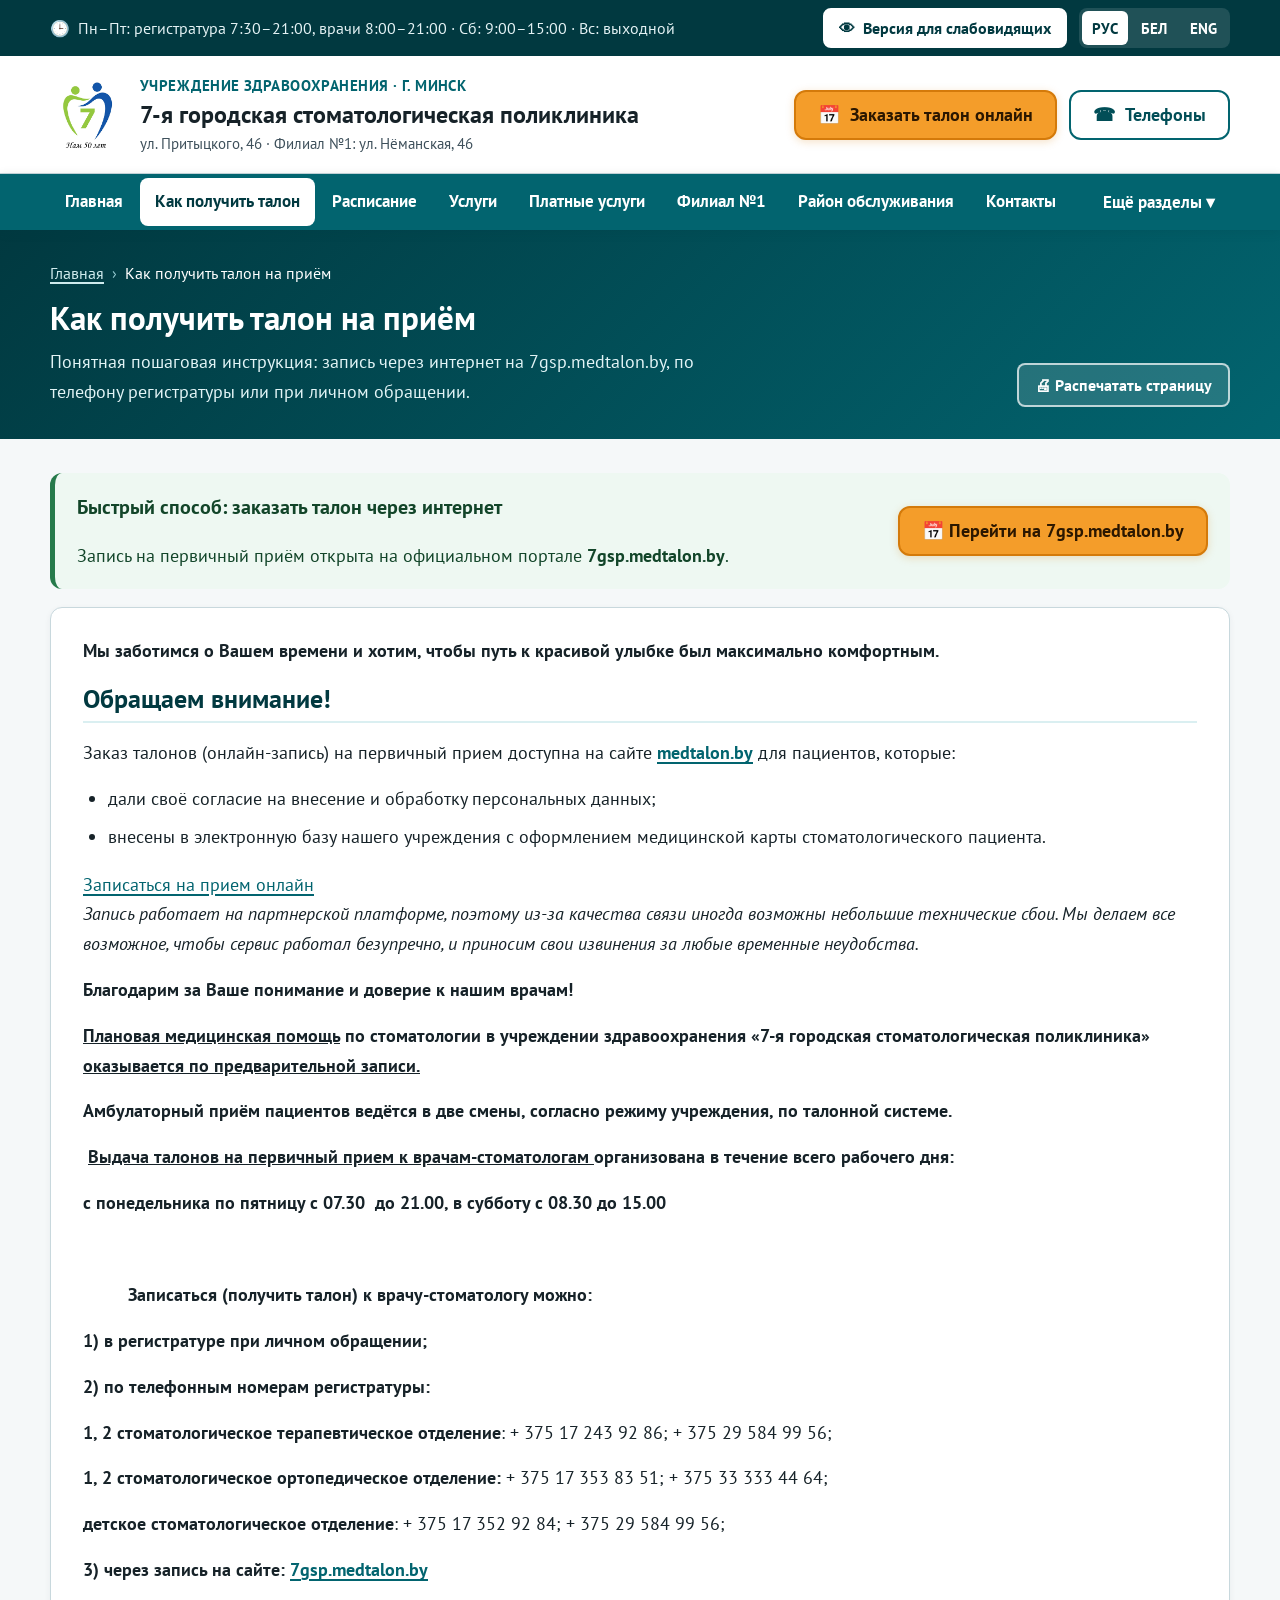
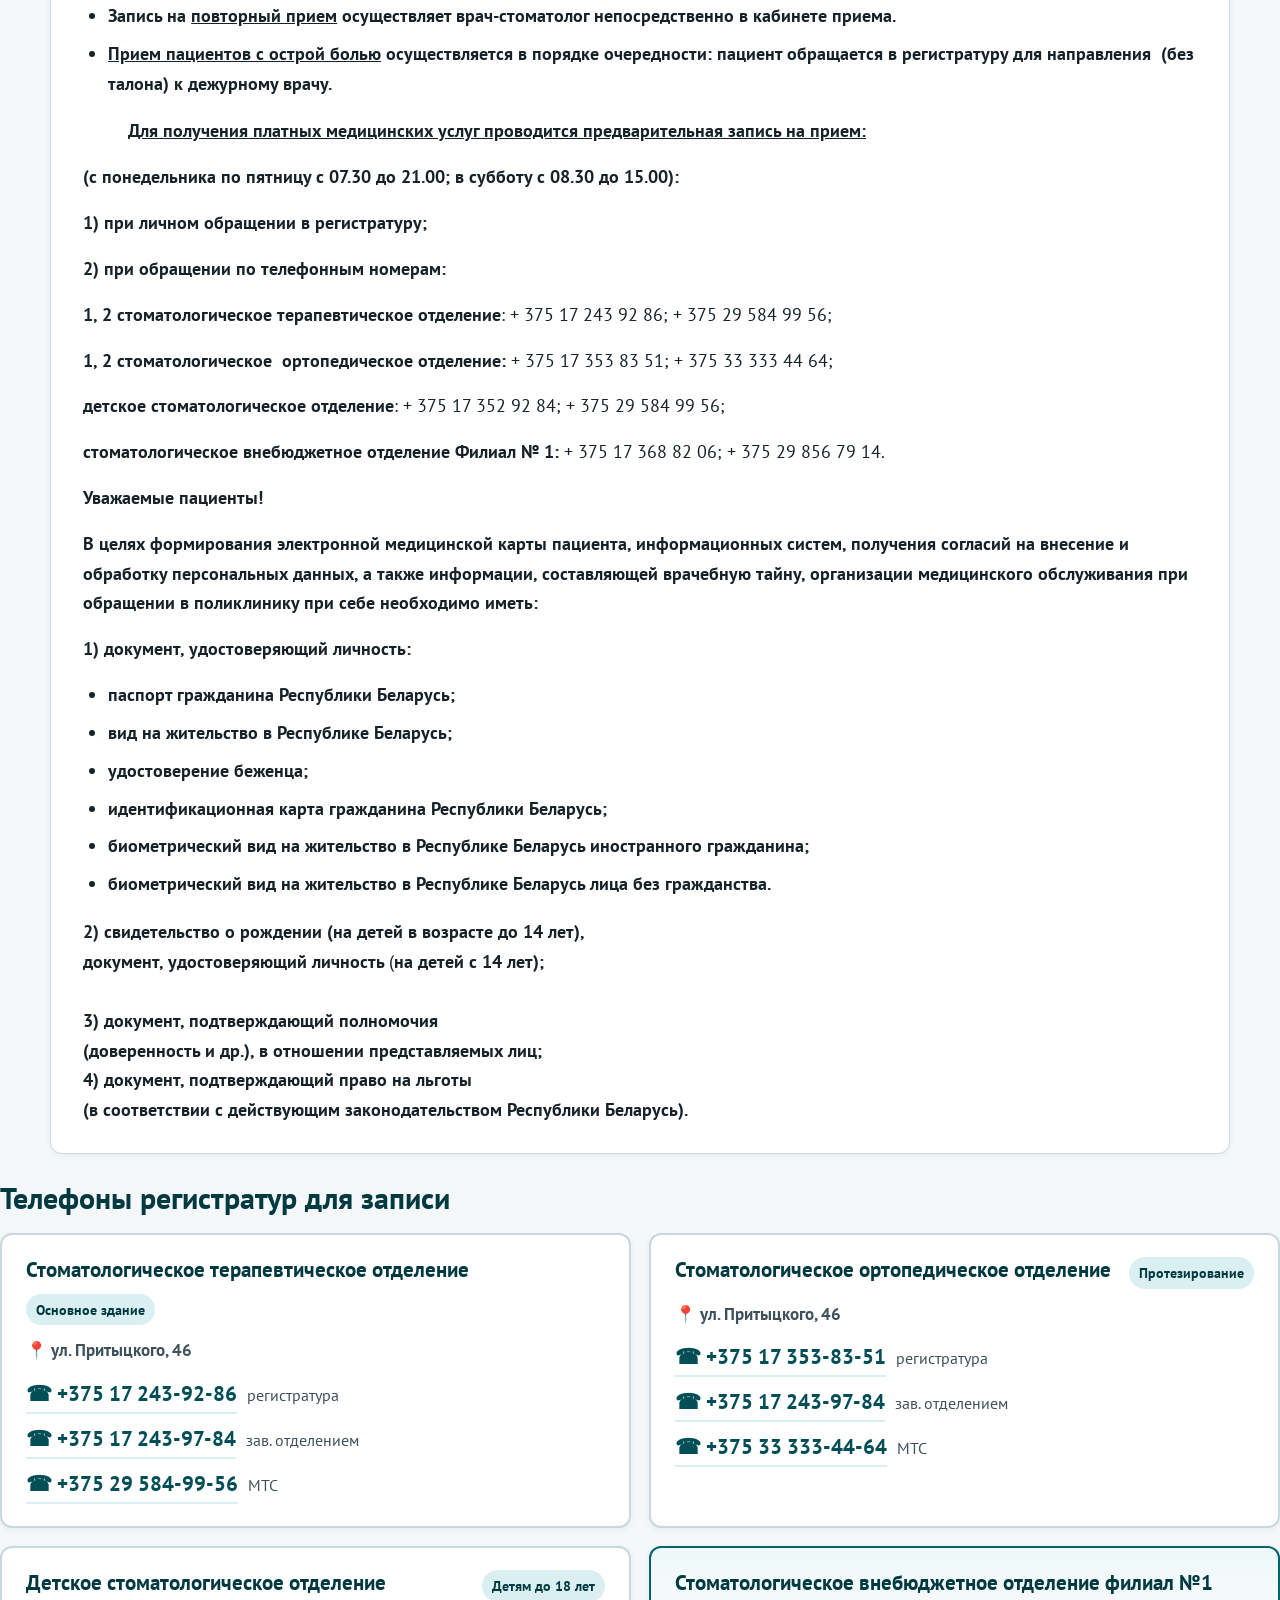
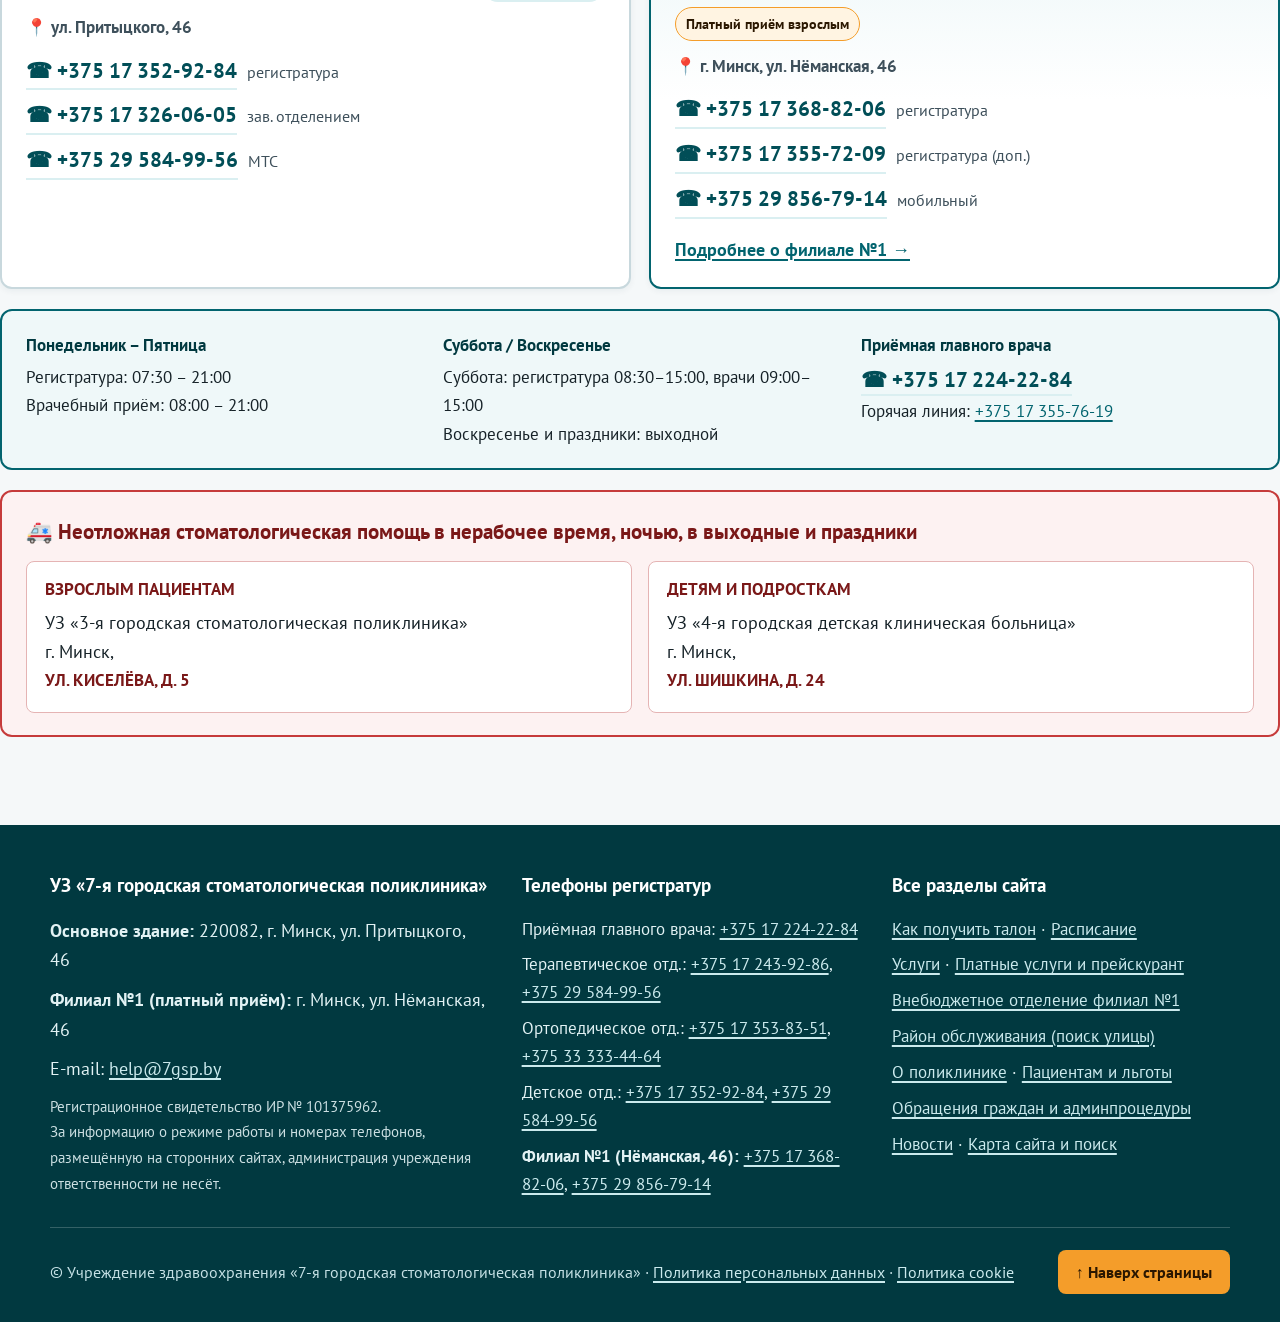
<file: talon.html>
<!DOCTYPE html>
<html lang="ru" data-font="md" data-theme="default" data-images="on" data-spacing="normal">
<head>
  <meta charset="UTF-8">
  <meta name="viewport" content="width=device-width, initial-scale=1.0">
  <title>Как получить талон — УЗ «7-я городская стоматологическая поликлиника»</title>
  <meta name="description" content="Подробная инструкция, как записаться к врачу в 7-ю городскую стоматологическую поликлинику онлайн, по телефону или лично.">
  <meta name="robots" content="noindex, nofollow">
  <link rel="preconnect" href="https://fonts.googleapis.com">
  <link rel="preconnect" href="https://fonts.gstatic.com" crossorigin>
  <link href="https://fonts.googleapis.com/css2?family=PT+Sans:wght@400;700&display=swap" rel="stylesheet">
  <link rel="stylesheet" href="assets/css/style.css">
</head>
<body id="top">
  <a class="skip-link" href="#main-content">Перейти сразу к основному содержанию</a>

  <!-- Панель «Версия для слабовидящих» -->
  <div class="a11y-panel" id="a11yPanel" role="region" aria-label="Настройки версии для слабовидящих">
    <div class="container a11y-inner">
      <div class="a11y-group">
        <span class="a11y-label">Размер шрифта:</span>
        <button type="button" class="a11y-btn" data-a11y-font="md" aria-pressed="true">А (обычный)</button>
        <button type="button" class="a11y-btn" data-a11y-font="lg" aria-pressed="false">А+ (крупный)</button>
        <button type="button" class="a11y-btn" data-a11y-font="xl" aria-pressed="false">А++ (очень крупный)</button>
      </div>
      <div class="a11y-group">
        <span class="a11y-label">Цвет фона:</span>
        <button type="button" class="a11y-btn" data-a11y-theme="default" aria-pressed="true">Обычный</button>
        <button type="button" class="a11y-btn a11y-btn--bw" data-a11y-theme="bw" aria-pressed="false">Чёрным по белому</button>
        <button type="button" class="a11y-btn a11y-btn--wb" data-a11y-theme="wb" aria-pressed="false">Белым по чёрному</button>
        <button type="button" class="a11y-btn a11y-btn--blue" data-a11y-theme="blue" aria-pressed="false">Синим по голубому</button>
      </div>
      <div class="a11y-group">
        <span class="a11y-label">Фото:</span>
        <button type="button" class="a11y-btn" data-a11y-images="on" aria-pressed="true">Показать</button>
        <button type="button" class="a11y-btn" data-a11y-images="off" aria-pressed="false">Скрыть</button>
      </div>
      <div class="a11y-group">
        <span class="a11y-label">Интервал:</span>
        <button type="button" class="a11y-btn" data-a11y-spacing="normal" aria-pressed="true">Обычный</button>
        <button type="button" class="a11y-btn" data-a11y-spacing="wide" aria-pressed="false">Широкий</button>
      </div>
      <button type="button" class="a11y-btn a11y-btn--reset" id="a11yReset">Вернуть обычный вид</button>
    </div>
  </div>

  <!-- Верхняя служебная полоса -->
  <div class="top-bar">
    <div class="container top-bar__inner">
      <div class="top-bar__hours">
        <span aria-hidden="true">🕒</span>
        <span data-i18n="top_hours">Пн–Пт: регистратура 7:30–21:00, врачи 8:00–21:00 · Сб: 9:00–15:00 · Вс: выходной</span>
      </div>
      <div class="top-bar__actions">
        <button type="button" class="btn-a11y-toggle" id="a11yToggle" aria-expanded="false" aria-controls="a11yPanel">
          <span aria-hidden="true">👁</span>
          <span data-i18n="a11y_btn">Версия для слабовидящих</span>
        </button>
        <div class="lang-switch" role="group" aria-label="Выбор языка интерфейса">
          <button type="button" class="lang-btn" data-lang="ru" aria-pressed="true">РУС</button>
          <button type="button" class="lang-btn" data-lang="be" aria-pressed="false">БЕЛ</button>
          <button type="button" class="lang-btn" data-lang="en" aria-pressed="false">ENG</button>
        </div>
      </div>
    </div>
  </div>

  <!-- Основная шапка сайта -->
  <header class="site-header">
    <div class="container site-header__inner">
      <a class="brand" href="index.html">
        <img class="brand__logo" src="assets/img/logo.png" alt="Эмблема 7-й городской стоматологической поликлиники" width="74" height="74">
        <span>
          <span class="brand__eyebrow" data-i18n="eyebrow">Учреждение здравоохранения · г. Минск</span>
          <span class="brand__title" data-i18n="brand_title">7-я городская стоматологическая поликлиника</span>
          <span class="brand__addresses">ул. Притыцкого, 46 · Филиал №1: ул. Нёманская, 46</span>
        </span>
      </a>
      <div class="header-cta">
        <a class="btn btn--primary" href="https://7gsp.medtalon.by" target="_blank" rel="noopener">
          <span aria-hidden="true">📅</span>
          <span data-i18n="cta_talon">Заказать талон онлайн</span>
        </a>
        <a class="btn btn--outline" href="contacts.html">
          <span aria-hidden="true">☎</span>
          <span data-i18n="cta_phones">Телефоны</span>
        </a>
      </div>
    </div>
  </header>

  <!-- Главное меню -->
  <nav class="site-nav" aria-label="Основное меню">
    <div class="container site-nav__inner">
      <button type="button" class="nav-mobile-toggle" id="navMobileToggle" aria-expanded="false" aria-controls="navList">
        <span>☰ Меню разделов сайта</span>
        <span aria-hidden="true">▾</span>
      </button>
      <ul class="nav-list" id="navList">
        <li><a class="nav-link" href="index.html" data-i18n="nav_home">Главная</a></li><li><a class="nav-link" href="talon.html" aria-current="page" data-i18n="nav_talon">Как получить талон</a></li><li><a class="nav-link" href="schedule.html" data-i18n="nav_schedule">Расписание</a></li><li><a class="nav-link" href="services.html" data-i18n="nav_services">Услуги</a></li><li><a class="nav-link" href="paid.html" data-i18n="nav_paid">Платные услуги</a></li><li><a class="nav-link" href="filial-1.html" data-i18n="nav_filial">Филиал №1</a></li><li><a class="nav-link" href="district.html" data-i18n="nav_district">Район обслуживания</a></li><li><a class="nav-link" href="contacts.html" data-i18n="nav_contacts">Контакты</a></li>
        <li class="nav-more-wrap">
          <button type="button" class="nav-more-btn" id="navMoreBtn" aria-expanded="false" aria-controls="navMoreMenu" data-i18n="nav_more">Ещё разделы ▾</button>
          <ul class="nav-dropdown" id="navMoreMenu">
            <li><a href="about.html">О поликлинике (администрация, режим, история, вакансии)</a></li><li><a href="patients.html">Пациентам (закрепление, правила, льготы, помощь инвалидам)</a></li><li><a href="appeals.html">Обращения граждан и административные процедуры</a></li><li><a href="news.html">Новости и полезная информация</a></li><li><a href="sitemap.html">Карта сайта и поиск по разделам</a></li>
          </ul>
        </li>
      </ul>
    </div>
  </nav>

  
  <section class="page-banner">
    <div class="container">
      <nav aria-label="Путь по сайту">
        <ol class="breadcrumbs"><li><a href="index.html">Главная</a></li><li aria-current="page">Как получить талон на приём</li></ol>
      </nav>
      <div class="page-banner__row">
        <div>
          <h1>Как получить талон на приём</h1>
          <p>Понятная пошаговая инструкция: запись через интернет на 7gsp.medtalon.by, по телефону регистратуры или при личном обращении.</p>
        </div>
        <button type="button" class="btn-print" data-print>🖨 Распечатать страницу</button>
      </div>
    </div>
  </section>

  <main id="main-content">
    
  <div class="page-main">
    <div class="container">
      <div class="callout callout--ok" style="display:flex;align-items:center;justify-content:space-between;gap:18px;flex-wrap:wrap;margin-top:0">
        <div>
          <h3>Быстрый способ: заказать талон через интернет</h3>
          <p>Запись на первичный приём открыта на официальном портале <strong>7gsp.medtalon.by</strong>.</p>
        </div>
        <a class="btn btn--primary" href="https://7gsp.medtalon.by" target="_blank" rel="noopener">📅 Перейти на 7gsp.medtalon.by</a>
      </div>

      <article class="content-card prose">
        <div>
  <div><p><strong>Мы заботимся о Вашем времени и хотим, чтобы путь к красивой улыбке был максимально комфортным.</strong></p>
<div>
<div>
<h2>Обращаем внимание!</h2>
</div>
<div>
<p>Заказ талонов (онлайн-запись) на первичный прием доступна на сайте&nbsp;<strong><a href="https://7gsp.medtalon.by/" target="_blank" rel="noopener">medtalon.by</a></strong>&nbsp;для пациентов, которые:</p>
<ul>
<li>дали своё согласие на внесение и обработку персональных данных;</li>
<li>внесены в электронную базу нашего учреждения с оформлением медицинской карты стоматологического пациента.</li>
</ul>
</div>
</div>
<div><a  href="https://7gsp.medtalon.by" target="_blank" rel="noopener">Записаться на прием онлайн</a></div>
<p><em>Запись работает на партнерской платформе, поэтому из-за качества связи иногда возможны небольшие технические сбои. Мы делаем все возможное, чтобы сервис работал безупречно, и приносим свои извинения за любые временные неудобства.</em></p>
<p><strong>Благодарим за Ваше понимание и доверие к нашим врачам!</strong></p>

<p><strong><u>Плановая медицинская помощь</u></strong><strong> по стоматологии в учреждении здравоохранения &laquo;7-я городская стоматологическая поликлиника&raquo; <u>оказывается по предварительной записи.</u> </strong></p>

<p><strong>Амбулаторный приём пациентов ведётся в две смены, согласно режиму учреждения, по талонной системе.</strong></p>

<p>&nbsp;<strong><u>Выдача талонов на первичный прием к врачам-стоматологам </u></strong><strong>организована в течение всего рабочего дня:</strong></p>
<p><strong>с понедельника по пятницу с 07.30&nbsp; до 21.00, в субботу с 08.30 до 15.00</strong></p>
<p><strong>&nbsp;</strong></p>
<p><strong>&nbsp;&nbsp;&nbsp;&nbsp;&nbsp;&nbsp;&nbsp;&nbsp; </strong><strong>Записаться (получить талон) к врачу-стоматологу можно:</strong></p>
<p><strong>1) в регистратуре при личном обращении;</strong></p>
<p><strong>2) по телефонным номерам регистратуры:</strong></p>
<p><strong>1, 2 стоматологическое терапевтическое отделение</strong>: + 375 17&nbsp;243 92 86; + 375 29 584 99 56;</p>
<p><strong>1, 2 стоматологическое ортопедическое отделение: </strong>+ 375 17 353 83 51; + 375 33 333 44 64;</p>
<p><strong>детское стоматологическое отделение</strong>: + 375 17 352 92 84; + 375 29 584 99 56;</p>
<p><strong>3) через запись на сайте: <a href="https://7gsp.medtalon.by/" target="_blank" rel="noopener">7gsp.medtalon.by</a></strong></p>

<ul>
<li><strong>Запись на <u>повторный прием</u> осуществляет врач-стоматолог непосредственно в кабинете приема.</strong></li>
<li><strong><u>Прием пациентов с острой болью</u></strong><strong> осуществляется в порядке очередности: пациент обращается в регистратуру для направления &nbsp;(без талона) к дежурному врачу.</strong></li>
</ul>

<p><strong>&nbsp;&nbsp;&nbsp;&nbsp;&nbsp;&nbsp;&nbsp;&nbsp; <u>Для получения платных медицинских услуг проводится предварительная запись на прием:</u></strong></p>
<p><strong>(с понедельника по пятницу с 07.30 до 21.00; в субботу с 08.30 до 15.00):</strong></p>
<p><strong>1)</strong> <strong>при личном обращении в регистратуру;</strong></p>
<p><strong>2) при обращении по телефонным номерам:</strong></p>
<p><strong>1, 2 стоматологическое терапевтическое отделение</strong>: + 375 17&nbsp;243 92 86; + 375 29 584 99 56;</p>
<p><strong>1, 2 стоматологическое&nbsp; ортопедическое отделение:</strong> + 375 17 353 83 51; + 375 33 333 44 64;</p>
<p><strong>детское стоматологическое отделение</strong>: + 375 17 352 92 84; + 375 29 584 99 56;</p>
<p><strong>стоматологическое внебюджетное отделение Филиал № 1: </strong>+ 375 17 368 82 06; + 375 29&nbsp;856 79 14.</p>

<p><strong>Уважаемые пациенты!</strong></p>

<p><strong>В целях формирования электронной медицинской карты пациента, информационных систем, получения согласий на внесение и обработку персональных данных, а также информации, составляющей врачебную тайну, организации медицинского обслуживания</strong> <strong>при обращении в поликлинику при себе необходимо иметь:</strong></p>
<p><strong>1) документ, удостоверяющий личность:</strong></p>
<ul>
<li><strong>паспорт&nbsp;гражданина Республики Беларусь;</strong></li>
<li><strong>вид</strong><strong>&nbsp;</strong><strong>на жительство в Республике Беларусь; </strong></li>
<li><strong>удостоверение</strong><strong>&nbsp;</strong><strong>беженца;</strong></li>
<li><strong>идентификационная карта</strong><strong>&nbsp;</strong><strong>гражданина Республики Беларусь; </strong></li>
<li><strong>биометрический вид</strong><strong>&nbsp;</strong><strong>на жительство в Республике Беларусь иностранного гражданина;</strong></li>
<li><strong>биометрический вид</strong><strong>&nbsp;</strong><strong>на жительство в Республике Беларусь лица&nbsp;</strong><strong>без гражданства.</strong>&nbsp;</li>
</ul>
<div><strong>2) свидетельство о рождении</strong> <strong>(на детей в возрасте до 14 лет),&nbsp;</strong></div>
<div><strong>документ, удостоверяющий личность&nbsp;</strong>(<strong>на детей с 14 лет);</strong></div>
<div><strong>&nbsp;</strong></div>
<div><strong>3) документ, подтверждающий полномочия</strong></div>
<div><strong>(доверенность и др.), в отношении представляемых лиц;</strong></div>

<div><strong>4) документ, подтверждающий право на льготы</strong></div>
<div><strong>(в соответствии с действующим законодательством Республики Беларусь).</strong></div></div>
</div>																														</div>
      </article>

      <div style="margin-top:26px">
        <h2 class="section__title" style="margin-bottom:16px">Телефоны регистратур для записи</h2>
        
      <div class="dept-grid">
        <article class="dept-card">
          <div class="dept-card__top">
            <h3 class="dept-card__title">Стоматологическое терапевтическое отделение</h3>
            <span class="dept-card__badge">Основное здание</span>
          </div>
          <p class="dept-card__addr">📍 ул. Притыцкого, 46</p>
          <ul class="phone-list">
            <li><a class="phone-link" href="tel:+375172439286">☎ +375 17 243-92-86</a> <span class="phone-note">регистратура</span></li>
            <li><a class="phone-link" href="tel:+375172439784">☎ +375 17 243-97-84</a> <span class="phone-note">зав. отделением</span></li>
            <li><a class="phone-link" href="tel:+375295849956">☎ +375 29 584-99-56</a> <span class="phone-note">МТС</span></li>
          </ul>
        </article>

        <article class="dept-card">
          <div class="dept-card__top">
            <h3 class="dept-card__title">Стоматологическое ортопедическое отделение</h3>
            <span class="dept-card__badge">Протезирование</span>
          </div>
          <p class="dept-card__addr">📍 ул. Притыцкого, 46</p>
          <ul class="phone-list">
            <li><a class="phone-link" href="tel:+375173538351">☎ +375 17 353-83-51</a> <span class="phone-note">регистратура</span></li>
            <li><a class="phone-link" href="tel:+375172439784">☎ +375 17 243-97-84</a> <span class="phone-note">зав. отделением</span></li>
            <li><a class="phone-link" href="tel:+375333334464">☎ +375 33 333-44-64</a> <span class="phone-note">МТС</span></li>
          </ul>
        </article>

        <article class="dept-card">
          <div class="dept-card__top">
            <h3 class="dept-card__title">Детское стоматологическое отделение</h3>
            <span class="dept-card__badge">Детям до 18 лет</span>
          </div>
          <p class="dept-card__addr">📍 ул. Притыцкого, 46</p>
          <ul class="phone-list">
            <li><a class="phone-link" href="tel:+375173529284">☎ +375 17 352-92-84</a> <span class="phone-note">регистратура</span></li>
            <li><a class="phone-link" href="tel:+375173260605">☎ +375 17 326-06-05</a> <span class="phone-note">зав. отделением</span></li>
            <li><a class="phone-link" href="tel:+375295849956">☎ +375 29 584-99-56</a> <span class="phone-note">МТС</span></li>
          </ul>
        </article>

        <article class="dept-card dept-card--filial">
          <div class="dept-card__top">
            <h3 class="dept-card__title">Стоматологическое внебюджетное отделение филиал №1</h3>
            <span class="dept-card__badge dept-card__badge--new">Платный приём взрослым</span>
          </div>
          <p class="dept-card__addr">📍 г. Минск, ул. Нёманская, 46</p>
          <ul class="phone-list">
            <li><a class="phone-link" href="tel:+375173688206">☎ +375 17 368-82-06</a> <span class="phone-note">регистратура</span></li>
            <li><a class="phone-link" href="tel:+375173557209">☎ +375 17 355-72-09</a> <span class="phone-note">регистратура (доп.)</span></li>
            <li><a class="phone-link" href="tel:+375298567914">☎ +375 29 856-79-14</a> <span class="phone-note">мобильный</span></li>
          </ul>
          <p style="margin:4px 0 0"><a href="filial-1.html"><strong>Подробнее о филиале №1 →</strong></a></p>
        </article>
      </div>

      <div class="hours-strip">
        <div class="hours-strip__item">
          <strong>Понедельник – Пятница</strong>
          <span>Регистратура: 07:30 – 21:00</span>
          <span>Врачебный приём: 08:00 – 21:00</span>
        </div>
        <div class="hours-strip__item">
          <strong>Суббота / Воскресенье</strong>
          <span>Суббота: регистратура 08:30–15:00, врачи 09:00–15:00</span>
          <span>Воскресенье и праздники: выходной</span>
        </div>
        <div class="hours-strip__item">
          <strong>Приёмная главного врача</strong>
          <span><a class="phone-link" href="tel:+375172242284">☎ +375 17 224-22-84</a></span>
          <span>Горячая линия: <a href="tel:+375173557619">+375 17 355-76-19</a></span>
        </div>
      </div>

        
      <div class="emergency-box" role="region" aria-label="Неотложная стоматологическая помощь в нерабочее время">
        <h3 class="emergency-box__title">🚑 Неотложная стоматологическая помощь в нерабочее время, ночью, в выходные и праздники</h3>
        <div class="emergency-grid">
          <div class="emergency-card">
            <strong>Взрослым пациентам</strong>
            УЗ «3-я городская стоматологическая поликлиника»<br>
            г. Минск, <strong>ул. Киселёва, д. 5</strong>
          </div>
          <div class="emergency-card">
            <strong>Детям и подросткам</strong>
            УЗ «4-я городская детская клиническая больница»<br>
            г. Минск, <strong>ул. Шишкина, д. 24</strong>
          </div>
        </div>
      </div>

      </div>
    </div>
  </div>

  </main>

  <!-- Подвал -->
  <footer class="site-footer">
    <div class="container">
      <div class="footer-grid">
        <div>
          <h2 class="footer-title">УЗ «7-я городская стоматологическая поликлиника»</h2>
          <p style="margin:0 0 10px"><strong>Основное здание:</strong> 220082, г. Минск, ул. Притыцкого, 46</p>
          <p style="margin:0 0 10px"><strong>Филиал №1 (платный приём):</strong> г. Минск, ул. Нёманская, 46</p>
          <p style="margin:0 0 10px">E-mail: <a href="mailto:help@7gsp.by">help@7gsp.by</a></p>
          <p style="margin:0;font-size:0.86rem;opacity:0.9">Регистрационное свидетельство ИР № 101375962.<br>За информацию о режиме работы и номерах телефонов, размещённую на сторонних сайтах, администрация учреждения ответственности не несёт.</p>
        </div>

        <div>
          <h2 class="footer-title">Телефоны регистратур</h2>
          <ul class="footer-links">
            <li>Приёмная главного врача: <a href="tel:+375172242284">+375 17 224-22-84</a></li>
            <li>Терапевтическое отд.: <a href="tel:+375172439286">+375 17 243-92-86</a>, <a href="tel:+375295849956">+375 29 584-99-56</a></li>
            <li>Ортопедическое отд.: <a href="tel:+375173538351">+375 17 353-83-51</a>, <a href="tel:+375333334464">+375 33 333-44-64</a></li>
            <li>Детское отд.: <a href="tel:+375173529284">+375 17 352-92-84</a>, <a href="tel:+375295849956">+375 29 584-99-56</a></li>
            <li><strong>Филиал №1 (Нёманская, 46):</strong> <a href="tel:+375173688206">+375 17 368-82-06</a>, <a href="tel:+375298567914">+375 29 856-79-14</a></li>
          </ul>
        </div>

        <div>
          <h2 class="footer-title">Все разделы сайта</h2>
          <ul class="footer-links">
            <li><a href="talon.html">Как получить талон</a> · <a href="schedule.html">Расписание</a></li>
            <li><a href="services.html">Услуги</a> · <a href="paid.html">Платные услуги и прейскурант</a></li>
            <li><a href="filial-1.html">Внебюджетное отделение филиал №1</a></li>
            <li><a href="district.html">Район обслуживания (поиск улицы)</a></li>
            <li><a href="about.html">О поликлинике</a> · <a href="patients.html">Пациентам и льготы</a></li>
            <li><a href="appeals.html">Обращения граждан и админпроцедуры</a></li>
            <li><a href="news.html">Новости</a> · <a href="sitemap.html">Карта сайта и поиск</a></li>
          </ul>
        </div>
      </div>

      <div class="footer-bottom">
        <div>
          © Учреждение здравоохранения «7-я городская стоматологическая поликлиника» ·
          <a href="https://7gsp.by/информация/политика-обработки-персональных-данных" target="_blank" rel="noopener">Политика персональных данных</a> ·
          <a href="https://7gsp.by/информация/политика-в-отношении-обработки-cookie" target="_blank" rel="noopener">Политика cookie</a>
        </div>
        <a class="btn-top" href="#top">↑ Наверх страницы</a>
      </div>
    </div>
  </footer>

  <script src="assets/js/site.js"></script>
</body>
</html>
</file>
<file: assets/css/style.css>
/* ==========================================================================
   УЗ «7-я городская стоматологическая поликлиника» (7gsp.by)
   Обновлённый современный и доступный дизайн (senior-friendly, WCAG AAA)
   ========================================================================== */

:root {
  /* Фирменная палитра 7gsp.by в современном высококонтрастном исполнении */
  --teal-900: #013940;
  --teal-800: #014E57;
  --teal-700: #02646F;
  --teal-600: #037B89;
  --teal-100: #DAEFF1;
  --teal-50:  #EFF8F9;

  --amber-600: #D47A0A;
  --amber-500: #F49D2A;
  --amber-400: #F8B14E;
  --amber-100: #FFF4E2;
  --amber-ink: #2B1700;

  --bg:           #F5F8F9;
  --surface:      #FFFFFF;
  --surface-alt:  #EDF3F5;
  --ink:          #162228;
  --ink-muted:    #3E505B;
  --border:       #C8D8DD;
  --border-strong:#8CA8B1;

  --notice-bg:    #FFF8EA;
  --notice-border:#DF9422;
  --notice-ink:   #4A2C00;

  --danger-bg:    #FDF2F2;
  --danger-border:#C63B3B;
  --danger-ink:   #7A1818;

  --ok-bg:        #EEF8F2;
  --ok-border:    #267A4B;
  --ok-ink:       #124529;

  --font-sans: 'PT Sans', 'Inter', -apple-system, BlinkMacSystemFont, 'Segoe UI', Roboto, Arial, sans-serif;
  --base-size: 18px;
  --radius-sm: 8px;
  --radius-md: 12px;
  --radius-lg: 16px;
  --shadow-sm: 0 2px 6px rgba(1, 57, 64, 0.06);
  --shadow-md: 0 6px 20px rgba(1, 57, 64, 0.09);
  --focus-ring: 0 0 0 3px #FFFFFF, 0 0 0 6px #D47A0A;
  --container: 1220px;
}

/* Размеры шрифта для версии для слабовидящих */
html[data-font="md"] { --base-size: 18px; }
html[data-font="lg"] { --base-size: 21px; }
html[data-font="xl"] { --base-size: 25px; }

/* Увеличенный межбуквенный интервал */
html[data-spacing="wide"] body {
  letter-spacing: 0.06em;
  word-spacing: 0.14em;
}

/* Базовый сброс и доступность */
*, *::before, *::after { box-sizing: border-box; }

html {
  font-size: var(--base-size);
  scroll-behavior: smooth;
  -webkit-text-size-adjust: 100%;
}

body {
  margin: 0;
  font-family: var(--font-sans);
  font-size: 1rem;
  line-height: 1.65;
  color: var(--ink);
  background: var(--bg);
  font-variant-numeric: tabular-nums;
}

img { max-width: 100%; height: auto; display: block; }

a {
  color: var(--teal-700);
  text-decoration: underline;
  text-underline-offset: 3px;
  text-decoration-thickness: 1.5px;
}
a:hover { color: var(--teal-900); }
a:focus-visible, button:focus-visible, input:focus-visible, summary:focus-visible, select:focus-visible {
  outline: none;
  box-shadow: var(--focus-ring);
  border-radius: 6px;
}

.sr-only {
  position: absolute; width: 1px; height: 1px; padding: 0; margin: -1px;
  overflow: hidden; clip: rect(0, 0, 0, 0); white-space: nowrap; border: 0;
}

.skip-link {
  position: absolute;
  left: -9999px;
  top: 8px;
  z-index: 9999;
  background: var(--amber-500);
  color: var(--amber-ink);
  font-weight: 700;
  padding: 12px 20px;
  border-radius: var(--radius-sm);
  text-decoration: none;
}
.skip-link:focus { left: 16px; }

.container {
  max-width: var(--container);
  margin: 0 auto;
  padding: 0 20px;
}

/* ==========================================================================
   ПАНЕЛЬ ДЛЯ СЛАБОВИДЯЩИХ (СТБ / ГОСТ)
   ========================================================================== */
.a11y-panel {
  display: none;
  background: #11181C;
  color: #FFFFFF;
  border-bottom: 3px solid var(--amber-500);
  padding: 14px 0;
}
.a11y-panel.is-open { display: block; }

.a11y-inner {
  display: flex;
  flex-wrap: wrap;
  align-items: center;
  gap: 14px 24px;
}
.a11y-group {
  display: flex;
  align-items: center;
  gap: 8px;
  flex-wrap: wrap;
}
.a11y-label {
  font-size: 0.85rem;
  font-weight: 700;
  color: #D4E4E8;
  margin-right: 4px;
}
.a11y-btn {
  min-height: 40px;
  padding: 6px 14px;
  border-radius: 6px;
  border: 2px solid #7E98A2;
  background: #1F2D34;
  color: #FFFFFF;
  font-family: inherit;
  font-size: 0.9rem;
  font-weight: 700;
  cursor: pointer;
}
.a11y-btn:hover { background: #2D404A; border-color: #FFFFFF; }
.a11y-btn[aria-pressed="true"] {
  background: var(--amber-500);
  color: var(--amber-ink);
  border-color: var(--amber-500);
}
.a11y-btn--bw { background: #FFFFFF !important; color: #000000 !important; border-color: #000000 !important; }
.a11y-btn--wb { background: #000000 !important; color: #FFFFFF !important; border-color: #FFFFFF !important; }
.a11y-btn--blue { background: #9DD1FF !important; color: #063462 !important; border-color: #063462 !important; }
.a11y-btn--reset {
  background: transparent;
  border-color: #F8B14E;
  color: #F8B14E;
  margin-left: auto;
}

/* ==========================================================================
   ВЕРХНЯЯ СЛУЖЕБНАЯ ПОЛОСА
   ========================================================================== */
.top-bar {
  background: var(--teal-900);
  color: #E8F4F6;
  font-size: 0.88rem;
  padding: 8px 0;
}
.top-bar__inner {
  display: flex;
  align-items: center;
  justify-content: space-between;
  gap: 12px 20px;
  flex-wrap: wrap;
}
.top-bar__hours {
  display: flex;
  align-items: center;
  gap: 8px;
  color: #E4F2F4;
}
.top-bar__actions {
  display: flex;
  align-items: center;
  gap: 12px;
  flex-wrap: wrap;
}
.btn-a11y-toggle {
  display: inline-flex;
  align-items: center;
  gap: 8px;
  min-height: 40px;
  padding: 6px 14px;
  background: #FFFFFF;
  color: var(--teal-900);
  border: 2px solid #FFFFFF;
  border-radius: var(--radius-sm);
  font-family: inherit;
  font-size: 0.88rem;
  font-weight: 700;
  cursor: pointer;
}
.btn-a11y-toggle:hover {
  background: var(--amber-100);
  border-color: var(--amber-500);
  color: var(--amber-ink);
}
.lang-switch {
  display: inline-flex;
  background: rgba(255, 255, 255, 0.12);
  border-radius: var(--radius-sm);
  padding: 3px;
  gap: 3px;
}
.lang-btn {
  min-height: 34px;
  min-width: 44px;
  padding: 4px 10px;
  border: none;
  border-radius: 6px;
  background: transparent;
  color: #FFFFFF;
  font-family: inherit;
  font-size: 0.82rem;
  font-weight: 700;
  cursor: pointer;
}
.lang-btn[aria-pressed="true"] {
  background: #FFFFFF;
  color: var(--teal-900);
}

/* ==========================================================================
   ШАПКА САЙТА (ЛОГОТИП, АДРЕСА, ГЛАВНАЯ КНОПКА ЗАПИСИ)
   ========================================================================== */
.site-header {
  background: var(--surface);
  border-bottom: 1.5px solid var(--border);
  padding: 18px 0;
}
.site-header__inner {
  display: flex;
  align-items: center;
  justify-content: space-between;
  gap: 20px;
  flex-wrap: wrap;
}
.brand {
  display: flex;
  align-items: center;
  gap: 16px;
  text-decoration: none;
  color: var(--ink);
  max-width: 640px;
}
.brand:hover { color: var(--teal-800); }
.brand__logo {
  width: 74px;
  height: 74px;
  object-fit: contain;
  flex-shrink: 0;
}
.brand__eyebrow {
  display: block;
  font-size: 0.82rem;
  font-weight: 700;
  color: var(--teal-700);
  text-transform: uppercase;
  letter-spacing: 0.03em;
}
.brand__title {
  display: block;
  font-size: 1.32rem;
  font-weight: 700;
  line-height: 1.22;
  color: var(--ink);
  margin: 2px 0 4px;
}
.brand__addresses {
  display: block;
  font-size: 0.86rem;
  color: var(--ink-muted);
  line-height: 1.4;
}

.header-cta {
  display: flex;
  align-items: center;
  gap: 12px;
  flex-wrap: wrap;
}

/* ==========================================================================
   КНОПКИ (КРУПНЫЕ, ВЫСОКОКОНТРАСТНЫЕ, ОЧЕВИДНЫЕ)
   ========================================================================== */
.btn {
  display: inline-flex;
  align-items: center;
  justify-content: center;
  gap: 10px;
  min-height: 50px;
  padding: 12px 22px;
  border-radius: var(--radius-md);
  font-family: inherit;
  font-size: 1rem;
  font-weight: 700;
  line-height: 1.2;
  text-decoration: none;
  border: 2px solid transparent;
  cursor: pointer;
  transition: background-color 0.15s ease, border-color 0.15s ease, transform 0.1s ease;
}
.btn:active { transform: translateY(1px); }

.btn--primary {
  background: var(--amber-500);
  color: var(--amber-ink);
  border-color: var(--amber-600);
  box-shadow: 0 2px 8px rgba(212, 122, 10, 0.22);
}
.btn--primary:hover {
  background: var(--amber-400);
  color: var(--amber-ink);
}

.btn--teal {
  background: var(--teal-700);
  color: #FFFFFF;
  border-color: var(--teal-800);
}
.btn--teal:hover {
  background: var(--teal-800);
  color: #FFFFFF;
}

.btn--outline {
  background: var(--surface);
  color: var(--teal-800);
  border-color: var(--teal-700);
}
.btn--outline:hover {
  background: var(--teal-50);
  color: var(--teal-900);
}

.btn--sm {
  min-height: 42px;
  padding: 8px 16px;
  font-size: 0.92rem;
}

/* ==========================================================================
   НАВИГАЦИЯ (ПРОСТАЯ, ПЛОСКАЯ, БЕЗ ИСЧЕЗАЮЩИХ HOVER-МЕНЮ)
   ========================================================================== */
.site-nav {
  background: var(--teal-700);
  position: sticky;
  top: 0;
  z-index: 200;
  box-shadow: 0 2px 10px rgba(1, 57, 64, 0.14);
}
.site-nav__inner {
  display: flex;
  align-items: center;
  justify-content: space-between;
  min-height: 56px;
  gap: 8px;
}
.nav-mobile-toggle {
  display: none;
  width: 100%;
  min-height: 52px;
  background: transparent;
  border: none;
  color: #FFFFFF;
  font-family: inherit;
  font-size: 1.05rem;
  font-weight: 700;
  align-items: center;
  justify-content: space-between;
  padding: 10px 4px;
  cursor: pointer;
}
.nav-list {
  display: flex;
  align-items: center;
  flex-wrap: wrap;
  list-style: none;
  margin: 0;
  padding: 4px 0;
  gap: 2px;
  width: 100%;
}
.nav-list > li { position: relative; }
.nav-link, .nav-more-btn {
  display: inline-flex;
  align-items: center;
  gap: 6px;
  min-height: 46px;
  padding: 8px 13px;
  color: #FFFFFF;
  text-decoration: none;
  font-family: inherit;
  font-size: 0.94rem;
  font-weight: 700;
  border-radius: var(--radius-sm);
  border: 2px solid transparent;
  background: transparent;
  cursor: pointer;
  white-space: nowrap;
}
.nav-link:hover, .nav-more-btn:hover {
  background: rgba(255, 255, 255, 0.16);
  color: #FFFFFF;
}
.nav-link[aria-current="page"] {
  background: #FFFFFF;
  color: var(--teal-900);
}
.nav-more-wrap { margin-left: auto; }
.nav-dropdown {
  display: none;
  position: absolute;
  right: 0;
  top: calc(100% + 6px);
  min-width: 290px;
  background: var(--surface);
  border: 2px solid var(--teal-700);
  border-radius: var(--radius-md);
  box-shadow: var(--shadow-md);
  padding: 8px;
  z-index: 300;
  list-style: none;
  margin: 0;
}
.nav-dropdown.is-open { display: block; }
.nav-dropdown a {
  display: block;
  padding: 11px 14px;
  color: var(--ink);
  text-decoration: none;
  font-weight: 700;
  font-size: 0.95rem;
  border-radius: var(--radius-sm);
}
.nav-dropdown a:hover, .nav-dropdown a[aria-current="page"] {
  background: var(--teal-50);
  color: var(--teal-800);
}

/* ==========================================================================
   ВАЖНОЕ ОБЪЯВЛЕНИЕ (ВМЕСТО НАВЯЗЧИВОГО POPUP-ОКНА)
   ========================================================================== */
.alert-strip {
  background: var(--notice-bg);
  border-bottom: 2px solid var(--notice-border);
  color: var(--notice-ink);
  padding: 14px 0;
}
.alert-strip__inner {
  display: flex;
  align-items: flex-start;
  gap: 14px;
}
.alert-strip__badge {
  flex-shrink: 0;
  background: var(--notice-border);
  color: #FFFFFF;
  font-weight: 700;
  font-size: 0.82rem;
  text-transform: uppercase;
  padding: 4px 10px;
  border-radius: 6px;
  margin-top: 2px;
}
.alert-strip__text {
  margin: 0;
  font-size: 0.96rem;
  line-height: 1.5;
}

/* ==========================================================================
   ГЛАВНЫЙ ЭКРАН (HERO) И БЫСТРЫЕ ДЕЙСТВИЯ
   ========================================================================== */
.hero {
  background: linear-gradient(135deg, #FFFFFF 0%, var(--teal-50) 100%);
  border-bottom: 1.5px solid var(--border);
  padding: 36px 0 40px;
}
.hero__grid {
  display: grid;
  grid-template-columns: 1.15fr 0.85fr;
  gap: 32px;
  align-items: center;
}
.hero__tag {
  display: inline-block;
  background: var(--teal-100);
  color: var(--teal-900);
  font-weight: 700;
  font-size: 0.88rem;
  padding: 6px 14px;
  border-radius: 999px;
  margin-bottom: 14px;
}
.hero h1 {
  font-size: clamp(1.7rem, 2.8vw, 2.35rem);
  line-height: 1.2;
  color: var(--teal-900);
  margin: 0 0 14px;
}
.hero__lead {
  font-size: 1.08rem;
  color: var(--ink-muted);
  margin: 0 0 24px;
  max-width: 60ch;
}
.hero__actions {
  display: flex;
  flex-wrap: wrap;
  gap: 12px;
}
.hero__photo {
  border-radius: var(--radius-lg);
  overflow: hidden;
  border: 2px solid var(--border);
  box-shadow: var(--shadow-md);
  background: var(--surface);
}
.hero__photo img {
  width: 100%;
  height: 310px;
  object-fit: cover;
}
.hero__photo-cap {
  padding: 12px 16px;
  font-size: 0.88rem;
  color: var(--ink-muted);
  background: var(--surface);
  border-top: 1px solid var(--border);
}

/* Сетка быстрых действий («Что вам нужно сделать?») */
.quick-grid {
  display: grid;
  grid-template-columns: repeat(4, 1fr);
  gap: 16px;
  margin-top: 28px;
}
.quick-card {
  display: flex;
  flex-direction: column;
  gap: 6px;
  padding: 20px;
  background: var(--surface);
  border: 2px solid var(--border);
  border-radius: var(--radius-md);
  text-decoration: none;
  color: var(--ink);
  box-shadow: var(--shadow-sm);
  transition: border-color 0.15s ease, box-shadow 0.15s ease;
}
.quick-card:hover {
  border-color: var(--teal-700);
  box-shadow: var(--shadow-md);
  color: var(--ink);
}
.quick-card__icon {
  font-size: 1.7rem;
  line-height: 1;
  margin-bottom: 4px;
}
.quick-card__title {
  font-size: 1.05rem;
  font-weight: 700;
  color: var(--teal-800);
}
.quick-card__desc {
  font-size: 0.9rem;
  color: var(--ink-muted);
  line-height: 1.45;
}

/* ==========================================================================
   СЕКЦИИ И КАРТОЧКИ
   ========================================================================== */
.section {
  padding: 44px 0;
}
.section--alt {
  background: var(--surface);
  border-top: 1.5px solid var(--border);
  border-bottom: 1.5px solid var(--border);
}
.section__head {
  display: flex;
  align-items: flex-end;
  justify-content: space-between;
  gap: 16px;
  flex-wrap: wrap;
  margin-bottom: 24px;
}
.section__title {
  font-size: 1.65rem;
  line-height: 1.25;
  color: var(--teal-900);
  margin: 0 0 6px;
}
.section__sub {
  margin: 0;
  color: var(--ink-muted);
  font-size: 1rem;
  max-width: 68ch;
}

/* Карточки отделений и телефонов (2×2) */
.dept-grid {
  display: grid;
  grid-template-columns: repeat(2, 1fr);
  gap: 18px;
}
.dept-card {
  background: var(--surface);
  border: 2px solid var(--border);
  border-radius: var(--radius-md);
  padding: 22px 24px;
  box-shadow: var(--shadow-sm);
  display: flex;
  flex-direction: column;
  gap: 12px;
}
.dept-card--filial {
  border-color: var(--teal-700);
  background: linear-gradient(180deg, var(--teal-50) 0%, #FFFFFF 45%);
}
.dept-card__top {
  display: flex;
  align-items: flex-start;
  justify-content: space-between;
  gap: 10px;
  flex-wrap: wrap;
}
.dept-card__title {
  margin: 0;
  font-size: 1.15rem;
  line-height: 1.3;
  color: var(--teal-900);
}
.dept-card__badge {
  display: inline-block;
  font-size: 0.8rem;
  font-weight: 700;
  padding: 4px 10px;
  border-radius: 999px;
  background: var(--teal-100);
  color: var(--teal-900);
  white-space: nowrap;
}
.dept-card__badge--new {
  background: var(--amber-100);
  color: var(--amber-ink);
  border: 1px solid var(--amber-500);
}
.dept-card__addr {
  margin: 0;
  font-size: 0.94rem;
  color: var(--ink-muted);
  font-weight: 700;
}
.phone-list {
  list-style: none;
  margin: 0;
  padding: 0;
  display: flex;
  flex-direction: column;
  gap: 8px;
}
.phone-list li {
  display: flex;
  align-items: baseline;
  flex-wrap: wrap;
  gap: 6px 10px;
}
.phone-link {
  font-size: 1.14rem;
  font-weight: 700;
  color: var(--teal-800);
  text-decoration: none;
  border-bottom: 2px solid var(--teal-100);
  padding-bottom: 1px;
  white-space: nowrap;
}
.phone-link:hover {
  color: var(--amber-600);
  border-bottom-color: var(--amber-500);
}
.phone-note {
  font-size: 0.9rem;
  color: var(--ink-muted);
}

/* Полоса режима работы + приёмная */
.hours-strip {
  margin-top: 20px;
  background: var(--teal-50);
  border: 2px solid var(--teal-700);
  border-radius: var(--radius-md);
  padding: 20px 24px;
  display: grid;
  grid-template-columns: repeat(3, 1fr);
  gap: 16px 24px;
}
.hours-strip__item strong {
  display: block;
  color: var(--teal-900);
  font-size: 0.95rem;
  margin-bottom: 4px;
}
.hours-strip__item span {
  display: block;
  font-size: 0.96rem;
  color: var(--ink);
}

/* Блок неотложной помощи в нерабочее время */
.emergency-box {
  background: var(--danger-bg);
  border: 2px solid var(--danger-border);
  border-radius: var(--radius-md);
  padding: 22px 24px;
  margin-top: 20px;
}
.emergency-box__title {
  margin: 0 0 12px;
  font-size: 1.18rem;
  color: var(--danger-ink);
}
.emergency-grid {
  display: grid;
  grid-template-columns: repeat(2, 1fr);
  gap: 16px;
}
.emergency-card {
  background: #FFFFFF;
  border: 1.5px solid #E5B4B4;
  border-radius: var(--radius-sm);
  padding: 14px 18px;
}
.emergency-card strong {
  display: block;
  color: var(--danger-ink);
  font-size: 0.92rem;
  text-transform: uppercase;
  margin-bottom: 4px;
}

/* Карточки услуг */
.services-grid {
  display: grid;
  grid-template-columns: repeat(4, 1fr);
  gap: 16px;
}
.service-card {
  background: var(--surface);
  border: 1.5px solid var(--border);
  border-radius: var(--radius-md);
  padding: 20px;
  display: flex;
  flex-direction: column;
  gap: 8px;
  text-decoration: none;
  color: var(--ink);
  box-shadow: var(--shadow-sm);
}
.service-card:hover {
  border-color: var(--teal-700);
  box-shadow: var(--shadow-md);
}
.service-card__num {
  font-size: 0.82rem;
  font-weight: 700;
  color: var(--teal-700);
  text-transform: uppercase;
}
.service-card__title {
  font-size: 1.06rem;
  font-weight: 700;
  color: var(--teal-900);
  line-height: 1.3;
}
.service-card__desc {
  font-size: 0.9rem;
  color: var(--ink-muted);
  line-height: 1.45;
  margin: 0;
}
.service-card__more {
  margin-top: auto;
  padding-top: 6px;
  font-size: 0.9rem;
  font-weight: 700;
  color: var(--teal-700);
}

/* Блок преимуществ (Почему нам доверяют) */
.trust-grid {
  display: grid;
  grid-template-columns: repeat(4, 1fr);
  gap: 16px;
}
.trust-card {
  background: var(--surface);
  border: 1.5px solid var(--border);
  border-radius: var(--radius-md);
  padding: 22px;
}
.trust-card__icon {
  width: 48px;
  height: 48px;
  border-radius: 12px;
  background: var(--teal-50);
  border: 1.5px solid var(--teal-100);
  display: flex;
  align-items: center;
  justify-content: center;
  font-size: 1.45rem;
  margin-bottom: 12px;
}
.trust-card h3 {
  margin: 0 0 8px;
  font-size: 1.08rem;
  color: var(--teal-900);
}
.trust-card p {
  margin: 0;
  font-size: 0.94rem;
  color: var(--ink-muted);
}

/* Новости */
.news-grid {
  display: grid;
  grid-template-columns: repeat(3, 1fr);
  gap: 20px;
}
.news-card {
  background: var(--surface);
  border: 1.5px solid var(--border);
  border-radius: var(--radius-md);
  overflow: hidden;
  display: flex;
  flex-direction: column;
  box-shadow: var(--shadow-sm);
}
.news-card__img {
  width: 100%;
  height: 185px;
  object-fit: cover;
  background: var(--surface-alt);
  border-bottom: 1px solid var(--border);
}
.news-card__body {
  padding: 18px 20px 20px;
  display: flex;
  flex-direction: column;
  gap: 8px;
  flex: 1;
}
.news-card__date {
  font-size: 0.85rem;
  font-weight: 700;
  color: var(--teal-700);
}
.news-card__title {
  margin: 0;
  font-size: 1.05rem;
  line-height: 1.35;
  color: var(--ink);
}
.news-card__link {
  margin-top: auto;
  padding-top: 8px;
  font-weight: 700;
  font-size: 0.94rem;
}

/* Карты и адреса */
.locations-grid {
  display: grid;
  grid-template-columns: repeat(2, 1fr);
  gap: 22px;
}
.loc-card {
  background: var(--surface);
  border: 2px solid var(--border);
  border-radius: var(--radius-md);
  overflow: hidden;
  display: flex;
  flex-direction: column;
}
.loc-card__map {
  height: 210px;
  background: var(--teal-50);
  overflow: hidden;
  border-bottom: 1.5px solid var(--border);
  display: flex;
  align-items: center;
  justify-content: center;
}
.loc-card__map img {
  width: 100%;
  height: 100%;
  object-fit: cover;
}
.loc-card__body {
  padding: 22px 24px;
  display: flex;
  flex-direction: column;
  gap: 10px;
  flex: 1;
}
.loc-card__body h3 {
  margin: 0;
  font-size: 1.2rem;
  color: var(--teal-900);
}
.loc-card__body p { margin: 0; font-size: 0.96rem; }

/* Государственные порталы (спокойная сетка вместо мелькающей карусели) */
.portals-grid {
  display: grid;
  grid-template-columns: repeat(4, 1fr);
  gap: 12px;
}
.portal-link {
  display: flex;
  align-items: center;
  min-height: 58px;
  padding: 12px 16px;
  background: var(--surface);
  border: 1.5px solid var(--border);
  border-radius: var(--radius-sm);
  text-decoration: none;
  color: var(--ink);
  font-size: 0.9rem;
  font-weight: 700;
  line-height: 1.3;
}
.portal-link:hover {
  border-color: var(--teal-700);
  background: var(--teal-50);
  color: var(--teal-900);
}

/* ==========================================================================
   ВНУТРЕННИЕ СТРАНИЦЫ: ШАПКА, ХЛЕБНЫЕ КРОШКИ, ВКЛАДКИ, ПОИСК, ТАБЛИЦЫ
   ========================================================================== */
.page-banner {
  background: linear-gradient(135deg, var(--teal-900) 0%, var(--teal-700) 100%);
  color: #FFFFFF;
  padding: 30px 0 32px;
}
.breadcrumbs {
  display: flex;
  flex-wrap: wrap;
  align-items: center;
  gap: 8px;
  list-style: none;
  margin: 0 0 12px;
  padding: 0;
  font-size: 0.88rem;
}
.breadcrumbs a { color: #CFEBED; }
.breadcrumbs a:hover { color: #FFFFFF; }
.breadcrumbs li + li::before {
  content: "›";
  margin-right: 8px;
  color: #93C9D0;
}
.page-banner__row {
  display: flex;
  align-items: flex-end;
  justify-content: space-between;
  gap: 16px;
  flex-wrap: wrap;
}
.page-banner h1 {
  margin: 0 0 8px;
  font-size: clamp(1.6rem, 2.6vw, 2.2rem);
  line-height: 1.2;
}
.page-banner p {
  margin: 0;
  color: #E2F4F6;
  max-width: 68ch;
  font-size: 1.02rem;
}
.btn-print {
  background: rgba(255, 255, 255, 0.14);
  color: #FFFFFF;
  border: 2px solid rgba(255, 255, 255, 0.7);
  min-height: 44px;
  padding: 8px 16px;
  border-radius: var(--radius-sm);
  font-family: inherit;
  font-size: 0.9rem;
  font-weight: 700;
  cursor: pointer;
}
.btn-print:hover {
  background: #FFFFFF;
  color: var(--teal-900);
}

.page-main {
  padding: 34px 0 56px;
}

/* Крупные вкладки разделов (Tabs) */
.tabs-bar {
  display: flex;
  flex-wrap: wrap;
  gap: 10px;
  margin-bottom: 26px;
}
.tab-btn {
  min-height: 48px;
  padding: 10px 18px;
  background: var(--surface);
  color: var(--ink);
  border: 2px solid var(--border);
  border-radius: var(--radius-sm);
  font-family: inherit;
  font-size: 0.96rem;
  font-weight: 700;
  cursor: pointer;
  text-align: left;
}
.tab-btn:hover {
  border-color: var(--teal-700);
  background: var(--teal-50);
}
.tab-btn[aria-selected="true"] {
  background: var(--teal-700);
  color: #FFFFFF;
  border-color: var(--teal-800);
}
.tab-panel { display: none; }
.tab-panel.is-active { display: block; }

/* Поле живого поиска (для района обслуживания, прейскуранта, карты сайта) */
.search-box {
  background: var(--surface);
  border: 2px solid var(--teal-700);
  border-radius: var(--radius-md);
  padding: 20px 22px;
  margin-bottom: 24px;
  box-shadow: var(--shadow-sm);
}
.search-box label {
  display: block;
  font-weight: 700;
  font-size: 1.05rem;
  color: var(--teal-900);
  margin-bottom: 10px;
}
.search-box__row {
  display: flex;
  gap: 10px;
  flex-wrap: wrap;
}
.search-input {
  flex: 1 1 280px;
  min-height: 52px;
  padding: 10px 16px;
  font-family: inherit;
  font-size: 1.05rem;
  color: var(--ink);
  background: #FFFFFF;
  border: 2px solid var(--border-strong);
  border-radius: var(--radius-sm);
}
.search-input::placeholder { color: #647882; }
.search-status {
  margin: 10px 0 0;
  font-size: 0.94rem;
  font-weight: 700;
  color: var(--teal-800);
}

/* Контентная карточка для текста из оригинала */
.content-card {
  background: var(--surface);
  border: 1.5px solid var(--border);
  border-radius: var(--radius-md);
  padding: 28px 32px;
  box-shadow: var(--shadow-sm);
}
.content-card + .content-card { margin-top: 22px; }

.prose h2 {
  font-size: 1.42rem;
  color: var(--teal-900);
  margin: 1.4em 0 0.6em;
  line-height: 1.3;
  border-bottom: 2px solid var(--teal-100);
  padding-bottom: 6px;
}
.prose h2:first-child { margin-top: 0; }
.prose h3 {
  font-size: 1.18rem;
  color: var(--teal-800);
  margin: 1.2em 0 0.5em;
  line-height: 1.35;
}
.prose p { margin: 0 0 0.9em; }
.prose ul, .prose ol {
  margin: 0 0 1em;
  padding-left: 1.4em;
}
.prose li { margin-bottom: 0.45em; }
.prose img {
  border-radius: var(--radius-sm);
  border: 1.5px solid var(--border);
  margin: 14px 0;
  max-height: 380px;
  object-fit: contain;
}

/* Адаптивные читаемые таблицы */
.table-wrap {
  overflow-x: auto;
  margin: 18px 0;
  border: 1.5px solid var(--border);
  border-radius: var(--radius-sm);
  background: #FFFFFF;
}
.prose table, .data-table {
  width: 100%;
  border-collapse: collapse;
  font-size: 0.95rem;
  line-height: 1.45;
}
.prose th, .prose td, .data-table th, .data-table td {
  padding: 12px 14px;
  border-bottom: 1px solid var(--border);
  border-right: 1px solid var(--border);
  text-align: left;
  vertical-align: top;
}
.prose th:last-child, .prose td:last-child, .data-table th:last-child, .data-table td:last-child {
  border-right: none;
}
.prose tr:first-child th, .data-table thead th, .prose thead th {
  background: var(--teal-50);
  color: var(--teal-900);
  font-weight: 700;
  border-bottom: 2px solid var(--teal-700);
}
.prose tbody tr:nth-child(even), .data-table tbody tr:nth-child(even) {
  background: #F9FBFC;
}
.prose tbody tr.is-match, .data-table tbody tr.is-match {
  background: var(--amber-100) !important;
}
.prose tbody tr.is-hidden, .data-table tbody tr.is-hidden {
  display: none;
}

/* Крупные аккордеоны (для расписания, правил, ситуационной помощи) */
.accordion-controls {
  display: flex;
  gap: 10px;
  flex-wrap: wrap;
  margin-bottom: 16px;
}
details.accordion {
  background: var(--surface);
  border: 2px solid var(--border);
  border-radius: var(--radius-md);
  margin-bottom: 14px;
  overflow: hidden;
}
details.accordion[open] {
  border-color: var(--teal-700);
}
details.accordion > summary {
  list-style: none;
  display: flex;
  align-items: center;
  justify-content: space-between;
  gap: 14px;
  padding: 18px 22px;
  min-height: 60px;
  font-size: 1.1rem;
  font-weight: 700;
  color: var(--teal-900);
  background: var(--surface);
  cursor: pointer;
}
details.accordion > summary::-webkit-details-marker { display: none; }
details.accordion > summary:hover { background: var(--teal-50); }
details.accordion > summary::after {
  content: "Развернуть ▾";
  flex-shrink: 0;
  font-size: 0.88rem;
  padding: 5px 12px;
  border-radius: 6px;
  background: var(--teal-100);
  color: var(--teal-900);
}
details.accordion[open] > summary {
  background: var(--teal-50);
  border-bottom: 1.5px solid var(--border);
}
details.accordion[open] > summary::after {
  content: "Свернуть ▴";
  background: var(--teal-700);
  color: #FFFFFF;
}
.accordion__body {
  padding: 20px 22px;
}

/* Карточки руководителей (Администрация) */
.staff-grid {
  display: grid;
  grid-template-columns: repeat(2, 1fr);
  gap: 18px;
}
.staff-card {
  display: flex;
  gap: 18px;
  background: var(--surface);
  border: 1.5px solid var(--border);
  border-radius: var(--radius-md);
  padding: 20px;
  align-items: flex-start;
}
.staff-card__photo-wrap {
  width: 92px;
  height: 112px;
  border-radius: var(--radius-sm);
  overflow: hidden;
  background: var(--teal-100);
  color: var(--teal-900);
  display: flex;
  align-items: center;
  justify-content: center;
  font-weight: 700;
  font-size: 1.5rem;
  flex-shrink: 0;
  border: 1.5px solid var(--border);
}
.staff-card__photo-wrap img {
  width: 100%;
  height: 100%;
  object-fit: cover;
}
.staff-card__name {
  margin: 0 0 4px;
  font-size: 1.1rem;
  color: var(--teal-900);
}
.staff-card__role {
  margin: 0 0 10px;
  font-size: 0.94rem;
  font-weight: 700;
  color: var(--amber-600);
}
.staff-card__meta {
  margin: 0;
  font-size: 0.92rem;
  color: var(--ink-muted);
}

/* Информационные выноски */
.callout {
  padding: 18px 22px;
  border-radius: var(--radius-md);
  border-left: 5px solid var(--teal-700);
  background: var(--teal-50);
  margin: 18px 0;
}
.callout--warn {
  border-left-color: var(--notice-border);
  background: var(--notice-bg);
  color: var(--notice-ink);
}
.callout--ok {
  border-left-color: var(--ok-border);
  background: var(--ok-bg);
  color: var(--ok-ink);
}
.callout h3 { margin: 0 0 8px; font-size: 1.1rem; }
.callout p:last-child { margin-bottom: 0; }

/* Карта сайта */
.sitemap-grid {
  display: grid;
  grid-template-columns: repeat(3, 1fr);
  gap: 20px;
}
.sitemap-card {
  background: var(--surface);
  border: 1.5px solid var(--border);
  border-radius: var(--radius-md);
  padding: 20px 22px;
}
.sitemap-card h2 {
  margin: 0 0 12px;
  font-size: 1.12rem;
  color: var(--teal-900);
  border-bottom: 2px solid var(--teal-100);
  padding-bottom: 8px;
}
.sitemap-card ul {
  list-style: none;
  margin: 0;
  padding: 0;
  display: flex;
  flex-direction: column;
  gap: 8px;
}

/* ==========================================================================
   ПОДВАЛ САЙТА
   ========================================================================== */
.site-footer {
  background: var(--teal-900);
  color: #E2F2F4;
  padding: 44px 0 28px;
  margin-top: 32px;
}
.site-footer a { color: #CBEAED; }
.site-footer a:hover { color: #FFFFFF; }
.footer-grid {
  display: grid;
  grid-template-columns: 1.3fr 1fr 1fr;
  gap: 32px;
  padding-bottom: 28px;
  border-bottom: 1px solid rgba(255, 255, 255, 0.2);
}
.footer-title {
  margin: 0 0 14px;
  font-size: 1.08rem;
  color: #FFFFFF;
}
.footer-links {
  list-style: none;
  margin: 0;
  padding: 0;
  display: flex;
  flex-direction: column;
  gap: 8px;
  font-size: 0.94rem;
}
.footer-bottom {
  display: flex;
  align-items: center;
  justify-content: space-between;
  flex-wrap: wrap;
  gap: 14px;
  padding-top: 22px;
  font-size: 0.88rem;
  color: #C4E0E4;
}
.btn-top {
  display: inline-flex;
  align-items: center;
  gap: 8px;
  min-height: 44px;
  padding: 8px 18px;
  background: var(--amber-500);
  color: var(--amber-ink) !important;
  text-decoration: none;
  font-weight: 700;
  border-radius: var(--radius-sm);
}

/* ==========================================================================
   РЕЖИМЫ ВЫСОКОЙ КОНТРАСТНОСТИ («ВЕРСИЯ ДЛЯ СЛАБОВИДЯЩИХ»)
   ========================================================================== */
html[data-images="off"] img:not(.brand__logo) {
  display: none !important;
}

html[data-theme="bw"] {
  --bg: #FFFFFF;
  --surface: #FFFFFF;
  --surface-alt: #FFFFFF;
  --ink: #000000;
  --ink-muted: #000000;
  --teal-900: #000000;
  --teal-800: #000000;
  --teal-700: #000000;
  --teal-100: #FFFFFF;
  --teal-50: #FFFFFF;
  --amber-500: #000000;
  --amber-400: #222222;
  --amber-600: #000000;
  --amber-100: #FFFFFF;
  --amber-ink: #FFFFFF;
  --border: #000000;
  --border-strong: #000000;
  --notice-bg: #FFFFFF;
  --notice-border: #000000;
  --notice-ink: #000000;
  --danger-bg: #FFFFFF;
  --danger-border: #000000;
  --danger-ink: #000000;
}
html[data-theme="bw"] .hero,
html[data-theme="bw"] .dept-card--filial,
html[data-theme="bw"] .page-banner {
  background: #FFFFFF !important;
  color: #000000 !important;
  border-bottom: 3px solid #000000;
}
html[data-theme="bw"] .page-banner p,
html[data-theme="bw"] .breadcrumbs a,
html[data-theme="bw"] .btn-print {
  color: #000000 !important;
  border-color: #000000 !important;
}
html[data-theme="bw"] .site-footer {
  background: #FFFFFF;
  color: #000000;
  border-top: 3px solid #000000;
}
html[data-theme="bw"] .site-footer a,
html[data-theme="bw"] .footer-title,
html[data-theme="bw"] .footer-bottom { color: #000000; }

html[data-theme="wb"] {
  --bg: #000000;
  --surface: #000000;
  --surface-alt: #111111;
  --ink: #FFFFFF;
  --ink-muted: #F0F0F0;
  --teal-900: #FFFFFF;
  --teal-800: #FFFFFF;
  --teal-700: #FFFFFF;
  --teal-100: #222222;
  --teal-50: #111111;
  --amber-500: #FFFFFF;
  --amber-400: #E0E0E0;
  --amber-600: #FFFFFF;
  --amber-100: #222222;
  --amber-ink: #000000;
  --border: #FFFFFF;
  --border-strong: #FFFFFF;
  --notice-bg: #000000;
  --notice-border: #FFFFFF;
  --notice-ink: #FFFFFF;
  --danger-bg: #000000;
  --danger-border: #FFFFFF;
  --danger-ink: #FFFFFF;
}
html[data-theme="wb"] .top-bar,
html[data-theme="wb"] .site-nav,
html[data-theme="wb"] .page-banner,
html[data-theme="wb"] .site-footer,
html[data-theme="wb"] .hero,
html[data-theme="wb"] .dept-card--filial,
html[data-theme="wb"] .emergency-card,
html[data-theme="wb"] .table-wrap,
html[data-theme="wb"] .search-input {
  background: #000000 !important;
  color: #FFFFFF !important;
  border-color: #FFFFFF !important;
}
html[data-theme="wb"] .site-nav { border-bottom: 2px solid #FFFFFF; }
html[data-theme="wb"] .nav-link[aria-current="page"],
html[data-theme="wb"] .tab-btn[aria-selected="true"],
html[data-theme="wb"] .btn--teal {
  background: #FFFFFF !important;
  color: #000000 !important;
}
html[data-theme="wb"] a { color: #FFF176; }
html[data-theme="wb"] .prose tbody tr:nth-child(even) { background: #141414; }

html[data-theme="blue"] {
  --bg: #9DD1FF;
  --surface: #B8DFFF;
  --surface-alt: #9DD1FF;
  --ink: #063462;
  --ink-muted: #063462;
  --teal-900: #063462;
  --teal-800: #063462;
  --teal-700: #063462;
  --teal-100: #9DD1FF;
  --teal-50: #C6E6FF;
  --amber-500: #063462;
  --amber-400: #0A4682;
  --amber-600: #063462;
  --amber-100: #C6E6FF;
  --amber-ink: #FFFFFF;
  --border: #063462;
  --border-strong: #063462;
  --notice-bg: #C6E6FF;
  --notice-border: #063462;
  --notice-ink: #063462;
  --danger-bg: #C6E6FF;
  --danger-border: #063462;
  --danger-ink: #063462;
}
html[data-theme="blue"] .hero,
html[data-theme="blue"] .dept-card--filial,
html[data-theme="blue"] .emergency-card,
html[data-theme="blue"] .table-wrap,
html[data-theme="blue"] .search-input {
  background: #B8DFFF !important;
  color: #063462 !important;
}

/* ==========================================================================
   АДАПТИВНОСТЬ (ПЛАНШЕТЫ И ТЕЛЕФОНЫ)
   ========================================================================== */
@media (max-width: 1024px) {
  .hero__grid { grid-template-columns: 1fr; }
  .hero__photo img { height: 240px; }
  .quick-grid { grid-template-columns: repeat(2, 1fr); }
  .services-grid, .trust-grid, .portals-grid { grid-template-columns: repeat(2, 1fr); }
  .news-grid, .sitemap-grid { grid-template-columns: repeat(2, 1fr); }
  .hours-strip { grid-template-columns: 1fr; }
  .footer-grid { grid-template-columns: 1fr 1fr; }
}

@media (max-width: 768px) {
  .nav-mobile-toggle { display: flex; }
  .nav-list {
    display: none;
    flex-direction: column;
    align-items: stretch;
    padding: 8px 0 14px;
    gap: 4px;
  }
  .nav-list.is-open { display: flex; }
  .nav-link, .nav-more-btn { width: 100%; justify-content: space-between; }
  .nav-more-wrap { margin-left: 0; }
  .nav-dropdown {
    position: static;
    box-shadow: none;
    margin-top: 6px;
    border-color: rgba(255,255,255,0.4);
  }
  .dept-grid, .emergency-grid, .locations-grid, .staff-grid,
  .news-grid, .sitemap-grid, .footer-grid {
    grid-template-columns: 1fr;
  }
  .quick-grid, .services-grid, .trust-grid, .portals-grid {
    grid-template-columns: 1fr;
  }
  .content-card { padding: 20px 18px; }
  .brand__logo { width: 58px; height: 58px; }
  .brand__title { font-size: 1.12rem; }
  .header-cta { width: 100%; }
  .header-cta .btn { flex: 1 1 auto; }
}

/* ==========================================================================
   ВЕРСИЯ ДЛЯ ПЕЧАТИ (РАСПИСАНИЕ, КОНТАКТЫ, ТАЛОНЫ)
   ========================================================================== */
@media print {
  .a11y-panel, .top-bar, .site-nav, .header-cta, .btn-print,
  .search-box, .accordion-controls, .site-footer, .tabs-bar {
    display: none !important;
  }
  body { background: #FFFFFF; color: #000000; font-size: 12pt; }
  .page-banner { background: #FFFFFF !important; color: #000000 !important; padding: 0 0 12pt; border-bottom: 2px solid #000; }
  .content-card, .dept-card { border: 1px solid #999; box-shadow: none; break-inside: avoid; }
  details.accordion { border: 1px solid #999; }
  a { color: #000000; text-decoration: none; }
}
</file>
